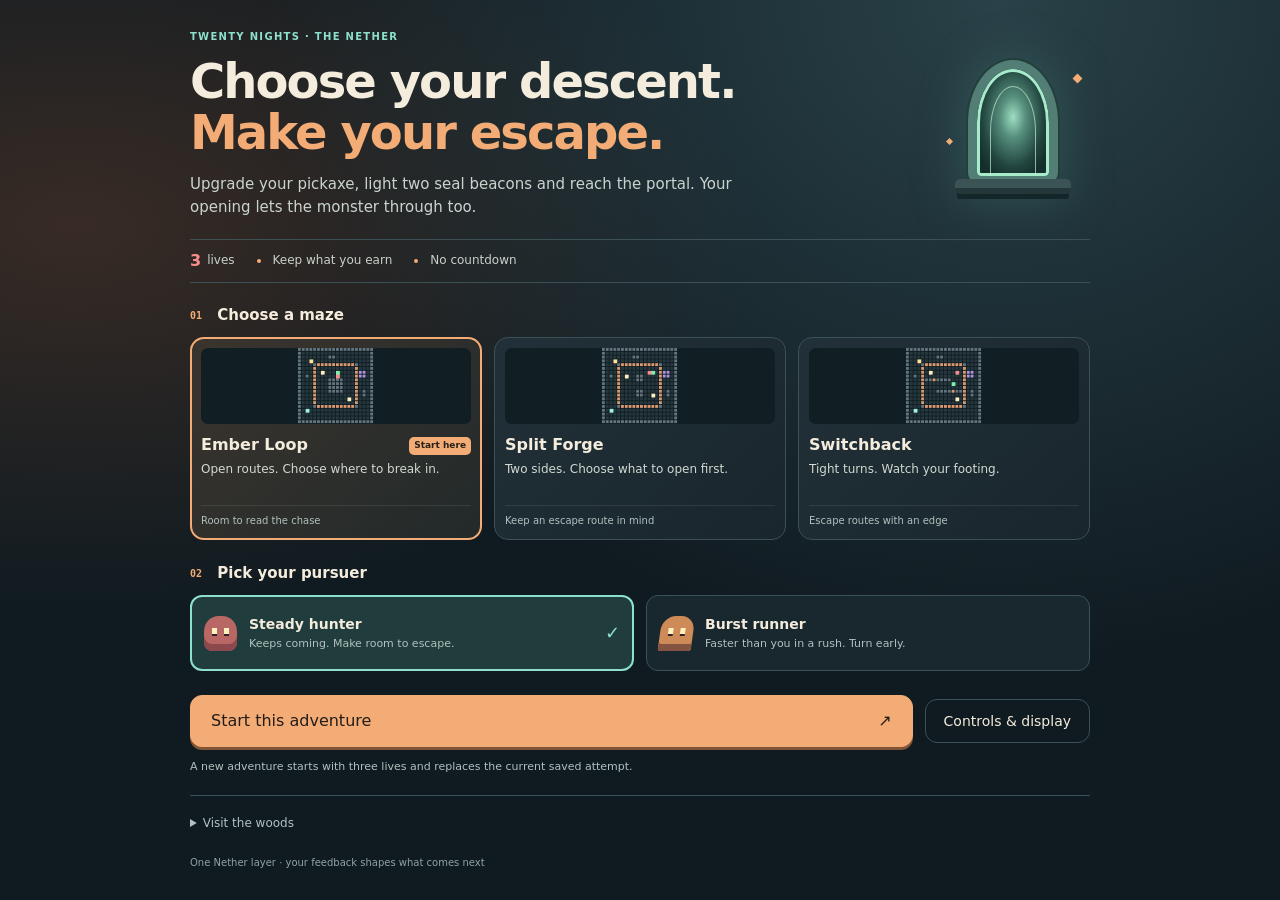
<file: baseline/index.html>
<!doctype html>
<html lang="en">
<head>
<meta charset="utf-8">
<meta name="viewport" content="width=device-width,initial-scale=1,maximum-scale=1,user-scalable=no">
<title>Twenty Nights</title>
<!-- A PNG, deliberately: an inline <svg> in a data: URI is an injection vector,
     and a public-share scan refuses the whole page over it. Raster can't carry script. -->
<link rel="icon" type="image/png" href="[data-uri]">
<!-- Add to Home Screen: a real icon, drawn by tools/makeicon.js from the game's own palette.
     Run `node tools/makeicon.js 512 assets/twenty-nights-icon.png` to regenerate. -->
<link rel="apple-touch-icon" href="[data-uri]">
<meta name="apple-mobile-web-app-capable" content="yes">
<meta name="mobile-web-app-capable" content="yes">
<meta name="apple-mobile-web-app-status-bar-style" content="black-translucent">
<meta name="apple-mobile-web-app-title" content="Twenty Nights">
<meta name="application-name" content="Twenty Nights">
<meta name="theme-color" content="#12160d">
<!-- Link previews. og:image needs an absolute http(s) URL, so it only lights up
     once this is hosted somewhere — point it at twenty-nights-icon.png then. -->
<meta property="og:title" content="Twenty Nights">
<meta property="og:description" content="Build by day. Hold the night. Survive twenty nights in the woods.">
<meta property="og:type" content="website">
<meta name="twitter:card" content="summary_large_image">
<!--
  ═══════════════════════════════════════════════════════════════
  TWENTY NIGHTS — Phase 2 prototype
  Build by day · Hold the night · for ig-b-dynamix & Dad

  One file, no libraries. Save it, refresh the browser, see it.

  PHASE 2 — "live off the land", and three answers to turtling:
   · DIGGERS chew through walls (stone resists better than planks)
   · FLYERS sail straight over the maze — go meet them!
   · HUNGER: a lazy Steve gets weak. Eat berries, and hunt
     pigs NEAR your campfire — meat beside it cooks itself.

  Handy while testing:  open as  index.html#test
  → short days/nights + a TN object in the console for poking.
  ═══════════════════════════════════════════════════════════════
-->
<style>
  :root{
    --ink:#e9ebdc; --ink-soft:#9aa488;
    --panel:#1b1e13; --panel-2:#22261a; --line:rgba(233,235,220,.14);
    --gold:#e0a94e; --heart:#ff5a68; --accent:#c77be8; --grass:#6fa05c;
    --font:ui-rounded,"SF Pro Rounded","Nunito",system-ui,-apple-system,"Segoe UI",sans-serif;
    --mono:ui-monospace,"SF Mono",Menlo,monospace;
  }
  *{box-sizing:border-box;-webkit-tap-highlight-color:transparent}
  html,body{margin:0;height:100%;overflow:hidden}
  body{
    background:radial-gradient(120% 100% at 50% 0%, #1d2114, #12140c 70%);
    color:var(--ink);font-family:var(--font);
    display:flex;flex-direction:column;align-items:center;
    user-select:none;-webkit-user-select:none;
    touch-action:manipulation;                /* no double-tap zoom on tablets */
  }

  /* ── top bar ── */
  #top{width:100%;max-width:760px;display:flex;align-items:center;gap:10px;
    padding:8px 12px 4px;justify-content:space-between}
  #logo{font-weight:800;font-size:.85rem;letter-spacing:.06em;color:var(--gold);white-space:nowrap}
  #pips{display:flex;gap:3px;flex-wrap:nowrap}
  .pip{width:10px;height:10px;border-radius:3px;background:rgba(233,235,220,.14)}
  .pip.gold{background:var(--gold)}
  .pip.crack{background:#7a4040;position:relative}
  .pip.silver{background:#9aa3b2}
  .pip.bronze{background:#b3763f}
  .pip.today{outline:2px solid var(--gold);outline-offset:1px}
  #dayLabel{font-family:var(--mono);font-size:.72rem;color:var(--ink-soft);white-space:nowrap}

  /* ── canvas ── */
  #stage{position:relative;flex:1;display:flex;align-items:center;justify-content:center;width:100%;min-height:0;padding:4px}
  canvas{display:block;border-radius:14px;touch-action:none;cursor:pointer;
    max-width:min(96vw, 74vh);max-height:min(96vw, 74vh);width:auto;height:auto;
    box-shadow:0 24px 60px -30px rgba(0,0,0,.8)}

  /* ── bark (voice line) ── */
  #bark{position:absolute;top:10px;left:50%;transform:translateX(-50%) scale(.9);
    background:var(--panel);border:1px solid var(--line);color:var(--ink);
    font-weight:800;font-size:clamp(.85rem,2.5vw,1.05rem);padding:.5em 1em;border-radius:999px;
    opacity:0;transition:opacity .18s,transform .18s;pointer-events:none;white-space:nowrap;
    box-shadow:0 10px 30px -12px rgba(0,0,0,.7)}
  #bark.show{opacity:1;transform:translateX(-50%) scale(1)}

  /* ── floating action row (craft card / build palette) ── */
  #actionRow{position:absolute;bottom:6px;left:50%;transform:translateX(-50%);
    display:flex;gap:6px;z-index:3;flex-wrap:wrap;justify-content:center;max-width:96vw;
    padding:10px}                                      /* padding catches near-miss taps before the canvas */
  #actionRow .chip{box-shadow:0 8px 24px -10px rgba(0,0,0,.7)}
  #actionRow .mat{font-size:.95rem;padding:.5em .6em}  /* child-sized touch targets */

  /* ── the build sheet ──────────────────────────────────────────────
     On a phone seven material chips wrap into a tower that covers the
     board AND swallows the taps meant for it. Below the breakpoint they
     move into a sheet that closes the instant you choose one.          */
  #matSheet{position:absolute;inset:0;z-index:6;display:none}
  #matSheet.open{display:block}
  #matBack{position:absolute;inset:0;background:rgba(8,10,5,.5)}
  #matPanel{position:absolute;left:0;right:0;bottom:0;background:var(--panel-2);
    border-top:1px solid var(--line);border-radius:18px 18px 0 0;padding:10px 10px 12px;
    display:flex;flex-direction:column;gap:8px;box-shadow:0 -20px 44px -22px rgba(0,0,0,.95);
    animation:matUp .16s ease-out}
  @keyframes matUp{from{transform:translateY(14px);opacity:.4}}
  @media (prefers-reduced-motion:reduce){#matPanel{animation:none}}
  #matHead{display:flex;align-items:center;gap:8px}
  #matHead h3{margin:0;flex:1;text-align:center;font-size:.7rem;letter-spacing:.1em;
    text-transform:uppercase;color:var(--ink-soft);font-weight:800;padding-left:34px}
  #matClose{font-size:1rem;min-width:34px;justify-content:center;padding:.35em .5em}
  #matGrid{display:grid;grid-template-columns:repeat(2,1fr);gap:8px}
  #matGrid .chip{justify-content:flex-start;font-size:1rem;padding:.62em .7em}
  #matPanel{max-height:100%;overflow-y:auto}          /* can never outgrow the board */
  @media (max-height:560px){                          /* phone on its side */
    #matGrid{grid-template-columns:repeat(3,1fr);gap:6px}
    #matGrid .chip{font-size:.9rem;padding:.5em .55em}
    #matPanel{padding:8px 8px 10px;gap:6px}
  }
  .mat.sel{border-color:var(--gold);color:var(--gold);background:#3a2f14}

  /* ── bottom bar ── */
  #bottom{width:100%;max-width:760px;display:flex;align-items:center;gap:8px;flex-wrap:wrap;
    padding:6px 12px calc(10px + env(safe-area-inset-bottom));justify-content:space-between}
  .chip{display:flex;align-items:center;gap:6px;background:var(--panel);border:1px solid var(--line);
    border-radius:12px;padding:.45em .7em;font-weight:800;font-size:.95rem;touch-action:manipulation}
  button.chip{cursor:pointer;color:var(--ink);font-family:var(--font)}
  button.chip:active{transform:scale(.96)}
  #modeBtn{min-width:178px;justify-content:center;font-size:1rem;padding:.45em .5em;gap:4px}
  #modeBtn .seg{opacity:.4;padding:.12em .45em;border-radius:8px}
  #modeBtn .seg.on{opacity:1;background:rgba(255,255,255,.08)}
  #modeBtn.build{background:#3a2f14;border-color:var(--gold)}
  #modeBtn.build #segBuild{color:var(--gold)}
  #woodChip{color:var(--gold)}
  #stoneChip{color:#b8bcc4}
  #foodChip{font-size:.8rem;letter-spacing:1px}
  #foodChip .off{opacity:.22;filter:grayscale(1)}
  #heartsChip{letter-spacing:1px;color:var(--heart);font-size:1.05rem}
  #heartsChip .off{color:rgba(233,235,220,.18)}
  #muteBtn{font-size:1rem;min-width:44px;justify-content:center}
  .testbadge{font-family:var(--mono);font-size:.6rem;color:var(--accent);border:1px solid var(--accent);
    border-radius:5px;padding:.1em .4em;margin-left:6px}

  /* ── overlays ── */
  .overlay{position:fixed;inset:0;display:flex;flex-direction:column;align-items:center;justify-content:center;
    gap:14px;background:rgba(10,12,6,.86);backdrop-filter:blur(6px);z-index:10;text-align:center;padding:20px}
  .overlay h1{font-size:clamp(2.2rem,9vw,4rem);margin:0;letter-spacing:-.02em;line-height:1}
  .overlay h1 .n{color:var(--gold)}
  .overlay .sub{color:var(--ink-soft);font-weight:700;margin:0;font-size:clamp(.95rem,3vw,1.15rem)}
  .overlay .how{color:var(--ink-soft);font-size:.85rem;max-width:36ch;margin:0}
  .bigbtn{font-family:var(--font);font-weight:800;font-size:1.15rem;color:#12140c;background:var(--gold);
    border:0;border-radius:14px;padding:.75em 1.6em;cursor:pointer;touch-action:manipulation}
  .bigbtn:active{transform:scale(.97)}
  .ghostbtn{font-family:var(--font);font-weight:700;font-size:.9rem;color:var(--ink-soft);background:none;
    border:1px solid var(--line);border-radius:12px;padding:.6em 1.2em;cursor:pointer;touch-action:manipulation}
  #winPips{display:flex;gap:4px;flex-wrap:wrap;justify-content:center;max-width:200px}
  #winPips .pip{width:16px;height:16px;border-radius:4px}

  /* ── the finish line: celebrate first, then ask ── */
  #win,#fb{justify-content:flex-start;overflow-y:auto;padding:24px 16px 36px;gap:0;
    -webkit-overflow-scrolling:touch}
  .scroller{display:flex;flex-direction:column;align-items:center;gap:14px;
    width:min(460px,100%);margin:auto;position:relative;z-index:1}
  #confetti{position:fixed;inset:0;overflow:hidden;pointer-events:none;z-index:0}
  #confetti i{position:absolute;top:-16vh;width:9px;height:15px;border-radius:2px;
    animation:tnfall linear forwards}
  @keyframes tnfall{to{transform:translateY(132vh) rotate(780deg)}}
  @media (prefers-reduced-motion:reduce){#confetti{display:none}}
  #winRank{font-size:3rem;line-height:1;margin:0}
  #winThanks{max-width:46ch}
  #winStats{display:grid;grid-template-columns:repeat(2,1fr);gap:8px;width:100%}
  .stat{background:var(--panel);border:1px solid var(--line);border-radius:12px;
    padding:8px 6px;display:flex;flex-direction:column;align-items:center;gap:1px}
  .stat b{font-size:1.35rem;color:var(--gold);font-weight:800;line-height:1.15}
  .stat i{font-style:normal;font-size:.58rem;letter-spacing:.08em;text-transform:uppercase;
    color:var(--ink-soft);font-weight:800;text-align:center}
  .fbcard{background:var(--panel);border:1px solid var(--line);border-radius:16px;
    padding:14px 12px;width:100%;display:flex;flex-direction:column;gap:11px;text-align:left}
  .fbq{font-size:.68rem;letter-spacing:.1em;text-transform:uppercase;color:var(--ink-soft);
    font-weight:800;margin:0}
  .fbrow{display:flex;flex-wrap:wrap;gap:6px}
  .fbchip{font-family:var(--font);font-weight:700;font-size:.82rem;color:var(--ink);
    background:rgba(233,235,220,.05);border:1px solid var(--line);border-radius:11px;
    padding:.45em .7em;cursor:pointer;touch-action:manipulation;line-height:1.2}
  .fbchip:active{transform:scale(.96)}
  .fbchip.on{background:var(--gold);border-color:var(--gold);color:#12140c}
  .fbcard textarea{font-family:var(--font);font-size:.9rem;color:var(--ink);width:100%;
    background:rgba(0,0,0,.28);border:1px solid var(--line);border-radius:10px;
    padding:.5em .6em;resize:vertical;min-height:2.6em}
  #fbOut{width:100%;font-family:var(--mono);font-size:.72rem;min-height:9em}
  .outbox{white-space:pre-wrap;word-break:break-word;user-select:text;-webkit-user-select:text;
    background:rgba(0,0,0,.28);border:1px solid var(--line);border-radius:10px;padding:.6em}
  .bragcard{background:linear-gradient(160deg,#2e2714,#1b1e13);border:1px solid var(--gold);
    border-radius:16px;padding:14px 12px;width:100%;display:flex;flex-direction:column;gap:10px;
    text-align:left}
  .bragprev{background:rgba(0,0,0,.32);border-radius:11px;padding:12px 10px;
    display:flex;flex-direction:column;align-items:center;gap:7px;text-align:center}
  .bragtitle{font-weight:800;font-size:.95rem;color:var(--gold)}
  .bragpips{font-size:clamp(1.1rem,5vw,1.5rem);line-height:1.3;letter-spacing:.04em;
    white-space:pre;max-width:100%;overflow-x:auto}
  .bragmeta{font-family:var(--mono);font-size:.72rem;line-height:1.6;color:var(--ink-soft);
    white-space:pre-wrap}
  #bragName{font-family:var(--font);font-weight:700;font-size:1rem;color:var(--ink);
    background:rgba(0,0,0,.28);border:1px solid var(--line);border-radius:10px;
    padding:.5em .6em;width:100%}
  #bragOut{width:100%;font-family:var(--mono);font-size:.72rem;min-height:7em}
  #secret{background:linear-gradient(160deg,#2c1d40,#171125);border:1px solid #5c40898c;
    border-radius:16px;padding:14px;width:100%;text-align:left}
  #secret h3{margin:0 0 5px;font-size:.95rem;color:#c9a6ff}
  #secret p{margin:0;font-size:.83rem;line-height:1.5;color:var(--ink-soft)}
  #secret em{color:#c9a6ff;font-style:normal;font-weight:800}
  .hidden{display:none !important}

  /* ── first run: six living pictures, six words each ──────────────
     Drawn with the GAME'S renderer, not mock-ups, so it can never drift
     out of date. Words are the caption, never the lesson — some of these
     children can't read yet.                                            */
  #intro{justify-content:center;gap:0;padding:16px}
  #introBox{display:flex;flex-direction:column;align-items:center;gap:12px;
    width:min(460px,94vw)}
  #icv{width:100%;height:auto;aspect-ratio:8/5;border-radius:14px;display:block;
    background:#0d1108;box-shadow:0 18px 44px -24px rgba(0,0,0,.9);
    touch-action:none;cursor:pointer}                  /* it's tappable, so don't scroll the page */
  #introTitle{font-size:clamp(1.4rem,6vw,1.9rem);margin:0;line-height:1.1;color:var(--gold)}
  #introLine{margin:0;font-size:clamp(.95rem,3.6vw,1.1rem);color:var(--ink);
    max-width:28ch;line-height:1.4;min-height:2.8em}
  #introDots{display:flex;gap:7px}
  #introDots i{width:8px;height:8px;border-radius:50%;background:rgba(233,235,220,.22)}
  #introDots i.on{background:var(--gold)}
  #introNav{display:flex;gap:10px;align-items:center;width:100%;justify-content:center}
  #introBack{min-width:88px}
  #introNext{min-width:150px}
  #introSkip{position:absolute;top:14px;right:16px}

  /* ── the picture key: enough to start, not enough to spoil ── */
  #key{display:grid;grid-template-columns:repeat(3,1fr);gap:8px;max-width:340px;margin:4px auto 2px}
  .kc{display:flex;flex-direction:column;align-items:center;gap:1px;background:var(--panel);
    border:1px solid var(--line);border-radius:10px;padding:8px 4px}
  .kc span{font-size:1.25rem;line-height:1.1}
  .kc b{font-size:.6rem;letter-spacing:.08em;text-transform:uppercase;color:var(--ink-soft);font-weight:800}
  .kc span:last-child{font-size:1.05rem}

  /* ── settings screen ── */
  #opts{gap:10px;justify-content:flex-start;padding-top:18px;overflow-y:auto}
  #preview{display:flex;width:min(420px,88vw);height:16px;border-radius:8px;overflow:hidden;
    border:1px solid var(--line)}
  #preview i{display:block;height:100%}
  #optRows{display:flex;flex-direction:column;gap:8px;width:min(420px,88vw)}
  .orow{display:grid;grid-template-columns:56px 1fr 56px;align-items:center;gap:8px;
    background:var(--panel);border:1px solid var(--line);border-radius:14px;padding:8px 10px}
  .orow .mid{text-align:center;line-height:1.15}
  .orow .lbl{font-size:.72rem;color:var(--ink-soft);letter-spacing:.04em}
  .orow .val{font-family:var(--font);font-weight:800;font-size:1.05rem}
  .orow .val small{font-weight:600;font-size:.72rem;color:var(--ink-soft);display:block}
  .obtn{font-family:var(--font);font-weight:800;font-size:1.4rem;line-height:1;color:var(--ink);
    background:var(--panel-2);border:1px solid var(--line-strong);border-radius:12px;
    min-height:52px;cursor:pointer;touch-action:manipulation}
  .obtn:active{transform:scale(.94)}
  .obtn[disabled]{opacity:.25}
  .otog{display:flex;align-items:center;justify-content:space-between;gap:10px;
    background:var(--panel);border:1px solid var(--line);border-radius:14px;padding:10px 12px;
    cursor:pointer;text-align:left;font-family:var(--font);color:var(--ink);width:100%}
  .otog b{font-size:.95rem;display:block}
  .otog small{color:var(--ink-soft);font-size:.72rem}
  .otog .sw{flex:0 0 auto;width:46px;height:26px;border-radius:999px;background:var(--line-strong);
    position:relative;transition:background .15s}
  .otog .sw::after{content:"";position:absolute;top:3px;left:3px;width:20px;height:20px;border-radius:50%;
    background:var(--ink);transition:transform .15s}
  .otog.on .sw{background:var(--grass)}
  .otog.on .sw::after{transform:translateX(20px)}
  #presetRow{display:flex;gap:8px;flex-wrap:wrap;justify-content:center}
  .pbtn{font-family:var(--font);font-weight:800;font-size:.9rem;color:var(--ink);background:var(--panel);
    border:1px solid var(--line-strong);border-radius:12px;padding:.55em 1em;cursor:pointer;
    touch-action:manipulation}
  .pbtn.on{border-color:var(--gold);color:var(--gold);background:#3a2f14}
  #badge{font-size:.72rem}
/* TN-D2 local playtest UI. Append after existing game styles; remove the old
   "Local Nether trial UI" rules to avoid competing layout definitions. */
:root {
  --n-bg:#101b21;--n-panel:#18262d;--n-panel-raised:#21333a;--n-ink:#f4ecdc;
  --n-muted:#b1c1bf;--n-line:#3b5155;--n-ember:#f3ac75;--n-ember-dark:#6c422f;
  --n-teal:#8de0ce;--n-teal-dark:#193d3d;--n-red:#fa8e8b;--n-focus:#ffe5a1;
}
.nUi{font-family:var(--font);color:var(--n-ink);font-size:14px;line-height:1.45}
.nUi *{box-sizing:border-box}
.nUi .hidden,.nModal.hidden{display:none!important}
.nUi h1,.nUi h2,.nUi h3,.nUi p{margin:0}
.nUi button,.nUi input,.nUi textarea{font:inherit}
.nUi button,.nUi label,.nUi summary{-webkit-tap-highlight-color:transparent}
.nUi button{cursor:pointer}
.nUi button:disabled{cursor:default;opacity:.55}
.nUi button:focus-visible,.nUi summary:focus-visible,.nUi textarea:focus-visible,.nUi input:focus-visible{outline:3px solid var(--n-focus);outline-offset:4px}
.nUi .nEyebrow{font-size:10px;font-weight:850;letter-spacing:.13em;line-height:1.4;color:var(--n-teal)}
.nUi .nHint{font-size:12px;color:var(--n-muted);line-height:1.45}
.nSrOnly{position:absolute!important;width:1px;height:1px;padding:0;margin:-1px;overflow:hidden;clip:rect(0,0,0,0);white-space:nowrap;border:0}
.nButton{min-height:44px;display:inline-flex;align-items:center;justify-content:center;gap:12px;padding:11px 18px;border:1px solid var(--n-line);border-radius:12px;background:var(--n-panel-raised);color:var(--n-ink);font-weight:800;text-align:center;line-height:1.2;text-decoration:none;box-shadow:0 2px 0 rgba(0,0,0,.13);transition:background .12s,border-color .12s,transform .12s;touch-action:manipulation}
.nButton:hover{background:#2b4147;border-color:#718d8e}
.nButton:active{transform:translateY(1px)}
.nButtonPrimary{color:#231c19;background:var(--n-ember);border-color:var(--n-ember);box-shadow:0 3px 0 #815438}
.nButtonPrimary:hover{background:#ffc495;border-color:#ffc495}
.nButtonTeal{color:#102a29;background:var(--n-teal);border-color:var(--n-teal);box-shadow:0 3px 0 #39786c}
.nButtonTeal:hover{background:#b1f5e5;border-color:#b1f5e5}
.nButtonQuiet{background:transparent;box-shadow:none}
.nButtonSmall{padding:10px 13px;font-size:12px}
.nButtonIcon{width:44px;padding:0;flex:none;background:transparent;box-shadow:none;font-size:18px}
/* Setup has its own scroll surface, including short landscape screens. */
#title.nTitle{display:block;overflow:auto;padding:30px 20px 22px;background:radial-gradient(ellipse at 78% 0%,#294148 0,transparent 52%),radial-gradient(ellipse at 6% 25%,#382b25 0,transparent 40%),var(--n-bg);text-align:left}
.nSetupShell{width:min(900px,100%);margin:0 auto}
.nSetupHeader{display:grid;grid-template-columns:1fr 155px;gap:26px;align-items:center}
#title.nTitle h1{font-size:clamp(30px,4.5vw,48px);line-height:1.06;letter-spacing:-.04em;margin:12px 0 15px;font-weight:900;color:var(--n-ink)}
#title.nTitle h1 em{font-style:normal;color:var(--n-ember)}
.nLead{max-width:560px;font-size:15px;color:#cad4cf;line-height:1.55}
.nPortalMark{position:relative;height:158px;width:144px;justify-self:center;filter:drop-shadow(0 0 24px #58ad9940)}
.nPortalCore{position:absolute;inset:14px 27px 19px;border:9px solid #527e76;border-radius:50% 50% 13px 13px;background:radial-gradient(ellipse at 50% 45%,#9edfc3 0,#568e7d 25%,#21443e 60%,#142e2b 80%);box-shadow:inset 0 0 0 3px #a7ebcb,0 0 0 2px #223f3a}
.nPortalCore:after{content:"";position:absolute;inset:17px 13px 0;border:1px solid #cef8da;border-bottom:0;border-radius:50% 50% 0 0;opacity:.65}
.nPortalStep{position:absolute;width:116px;height:15px;bottom:10px;left:14px;border-radius:5px;background:#3b5354;border-bottom:6px solid #24383a;box-shadow:0 7px 0 -2px #13262a}
.nPortalSpark{position:absolute;width:7px;height:7px;background:var(--n-ember);transform:rotate(45deg)}
.nSparkOne{top:29px;right:4px}.nSparkTwo{top:93px;left:6px;width:5px;height:5px}
.nRules{display:flex;flex-wrap:wrap;gap:8px 22px;margin:20px 0 22px;padding:12px 0;border-top:1px solid var(--n-line);border-bottom:1px solid var(--n-line);color:#c8d1ca;font-size:12px}
.nRules span{display:inline-flex;align-items:center;gap:6px}
.nRules span+span:before{content:"";width:4px;height:4px;border-radius:50%;background:var(--n-ember);margin-right:6px}
.nRules b{color:var(--n-red);font-size:16px;line-height:1}
.nContinuePanel{display:flex;justify-content:space-between;align-items:center;gap:16px;padding:14px 16px;margin:0 0 22px;background:#1d3738;border:1px solid #4d7b72;border-radius:14px}
.nContinuePanel b{color:var(--n-teal);font-size:14px}
.nContinuePanel p{font-size:12px;color:var(--n-muted);margin-top:3px}
.nContinuePanel button{flex-shrink:0}
.nFieldset{min-width:0;margin:0;padding:0;border:0}
.nFieldset legend{padding:0;font-size:15px;font-weight:850;margin-bottom:11px}
.nStepTag{display:inline-block;color:var(--n-ember);font:700 10px var(--mono);margin-right:10px;vertical-align:1px}
.nMapFieldset{margin-bottom:23px}
.nMapChoices{display:grid;grid-template-columns:repeat(3,minmax(0,1fr));gap:12px}
.nMapCard,.nPursuerCard{position:relative;display:block;cursor:pointer}
.nMapCard input,.nPursuerCard input,.nSegmented input,.nFeelings input{position:absolute;opacity:0;width:1px;height:1px}
.nMapCardBody{display:flex;flex-direction:column;height:100%;border:1px solid var(--n-line);border-radius:14px;padding:10px;background:linear-gradient(140deg,#223039,#19262c);transition:border-color .12s,background .12s}
.nMapCard:hover .nMapCardBody{border-color:#8a998f}
.nMapCard input:checked+.nMapCardBody{border:2px solid var(--n-ember);padding:9px;background:linear-gradient(140deg,#3b342e,#222a2a)}
.nMapCard input:focus-visible+.nMapCardBody,.nPursuerCard input:focus-visible+.nPursuerCardBody,.nSegmented input:focus-visible+span,.nFeelings input:focus-visible+span{outline:3px solid var(--n-focus);outline-offset:4px}
.nMapPreview{height:76px;display:flex;align-items:center;justify-content:center;background:#111f25;border-radius:7px;margin-bottom:11px;overflow:hidden}
.nMapPreview svg{width:100%;height:100%;max-width:190px;stroke-linecap:square;stroke-linejoin:round}
.nMapFixed{fill:none;stroke:#4b646a;stroke-width:6}
.nMapBrick{fill:none;stroke:#d18a68;stroke-width:6;stroke-dasharray:7 3}
.nMapPath{fill:none;stroke:#8de0ce;stroke-width:1.4;stroke-dasharray:3 4;opacity:.8}
.nMapDot{fill:#e6d88f;stroke:#152b2c;stroke-width:1.5}
.nMapVoid{fill:#4e3f69;stroke:#aa8dca;stroke-width:1.5}
.nMapCardHeading{display:flex;align-items:center;justify-content:space-between;gap:5px;font-size:16px;font-weight:850;line-height:1.3;margin-bottom:5px}
.nRecommended{color:#29201b;background:var(--n-ember);border-radius:5px;font-size:9px;font-weight:850;padding:3px 5px;white-space:nowrap}
.nMapDescription{font-size:12px;color:#d2d9d1;line-height:1.4;min-height:34px}
.nMapTrait{font-size:10px;color:var(--n-muted);border-top:1px solid #ffffff16;margin-top:10px;padding-top:8px}
.nPursuerChoices{display:grid;grid-template-columns:1fr 1fr;gap:12px}
.nPursuerCardBody{display:flex;align-items:center;gap:12px;min-height:76px;padding:13px;border:1px solid var(--n-line);border-radius:12px;background:#19282e}
.nPursuerCard input:checked+.nPursuerCardBody{padding:12px;border:2px solid var(--n-teal);background:#213c3d}
.nPursuerCardBody b{display:block;font-size:14px;line-height:1.3}
.nPursuerCardBody small{display:block;color:var(--n-muted);font-size:11px;line-height:1.35;margin-top:3px}
.nChoiceTick{margin-left:auto;color:var(--n-teal);opacity:0;font-size:18px}
.nPursuerCard input:checked+.nPursuerCardBody .nChoiceTick{opacity:1}
.nEnemyIcon{position:relative;display:inline-block;flex:none;width:33px;height:35px;border-radius:44% 44% 25% 25%;background:#b86764;box-shadow:inset 0 -7px 0 #8b494d}
.nEnemyIcon:before,.nEnemyIcon:after{content:"";position:absolute;top:12px;width:5px;height:6px;background:#fff0bb;border-bottom:2px solid #351d29}
.nEnemyIcon:before{left:8px}.nEnemyIcon:after{right:8px}
.nRunnerIcon{background:#ce8b57;box-shadow:inset 0 -7px 0 #855341;border-radius:42% 42% 8% 8%;transform:skew(-8deg)}
.nLaunchRow{display:flex;align-items:center;gap:12px;margin-top:24px}
.nLaunchRow .nButtonPrimary{flex:1;min-height:50px;justify-content:space-between;font-size:16px;padding:13px 20px}
.nFinePrint{margin-top:12px!important;font-size:11px;color:var(--n-muted)}
.nWoodsDetails{margin-top:20px;border-top:1px solid var(--n-line);padding-top:6px}
.nWoodsDetails summary{min-height:44px;display:list-item;padding:13px 0;cursor:pointer;font-size:12px;color:var(--n-muted)}
.nWoodsDetails>div{display:flex;flex-wrap:wrap;gap:8px;padding-bottom:10px}
.nWoodsDetails .nButton{font-size:12px}
.nLocalNote{font-size:10px;color:#8fa3a4;margin-top:10px!important}
/* In-game layout: no flex-grown empty stage gaps on a phone. */
body.nether-active{background:radial-gradient(ellipse at 50% 0,#283b40,transparent 64%),var(--n-bg);overflow-y:auto;justify-content:flex-start}
.nether-active #top,.nether-active #bottom,.nether-active #actionRow,.nether-active #bark{display:none}
#nHud{width:min(760px,100%);padding:12px 12px 0;flex:none}
.nHudTop{display:flex;align-items:center;justify-content:space-between;gap:12px}
.nHudIdentity{min-width:0}
#nHeading{font-size:20px;line-height:1.2;font-weight:900;letter-spacing:-.025em}
#nMode{color:var(--n-muted);font-size:11px;margin-top:2px}
.nHudButtons{display:flex;gap:6px}
.nStatusRow{display:flex;align-items:center;flex-wrap:wrap;gap:6px;margin-top:10px}
.nLifeBadge{color:var(--n-red);font-size:17px;font-weight:850;letter-spacing:2px;line-height:1.2;margin-right:3px}
.nStatusBadge{display:inline-flex;align-items:center;min-height:26px;gap:5px;padding:4px 7px;border:1px solid #465c5f;border-radius:6px;color:#d5e0d7;font-size:10px;font-weight:700;line-height:1.2}
.nThreatBadge:before{content:"";display:inline-block;height:5px;width:5px;border-radius:50%;background:#809795}
.nThreatBadge[data-state="hunting"]{color:#ffc4a7;border-color:#8a5e49;background:#49352b}
.nThreatBadge[data-state="hunting"]:before{background:#ffab7c}
.nThreatBadge[data-state="warning"]{color:#ffe49e;border-color:#ccb56c;background:#493f25}
.nThreatBadge[data-state="warning"]:before{background:#ffe49e}
.nObjectives{display:flex;align-items:center;justify-content:space-between;gap:6px;padding:10px 0 9px;margin:0;list-style:none;border-bottom:1px solid #3a5155;color:#8fa8a8}
.nObjectives li{display:flex;align-items:center;gap:5px;font-size:10px;font-weight:700;line-height:1.2}
.nObjectives li>span{display:inline-grid;place-items:center;width:17px;height:17px;border:1px solid #547171;border-radius:50%;font-size:9px;flex:none}
.nObjectives li[data-state="current"]{color:#ffe4bd}
.nObjectives li[data-state="current"]>span{background:var(--n-ember);border-color:var(--n-ember);color:#392719}
.nObjectives li[data-state="done"]{color:var(--n-teal)}
.nObjectives li[data-state="done"]>span{background:#214c43;border-color:#548c7e}
.nether-active #stage{flex:0 0 auto;align-items:flex-start;min-height:0;padding:8px 6px 0}
.nether-active #cv{width:min(calc(100vw - 20px),calc(100dvh - 260px),640px);height:min(calc(100vw - 20px),calc(100dvh - 260px),640px);max-height:none;max-width:none;border:1px solid #577572;border-radius:13px;box-shadow:0 16px 30px #07111355;background:#142027}
#nHelp{width:min(760px,100%);text-align:center;padding:9px 12px 12px;flex:none}
#nMessage{color:#ffe0b8;font-size:13px;font-weight:800;min-height:2.8em;line-height:1.35}
.nBoardLegend{display:flex;justify-content:center;flex-wrap:wrap;gap:5px 13px;font-size:10px;color:#bfd1cc;margin:5px 0 7px}
.nBoardLegend span{display:inline-flex;align-items:center;gap:5px}
.nBoardLegend i{display:inline-block;width:9px;height:9px;border-radius:2px}
.nLegendRefuge{background:#6fc9ce;border:1px solid #b0f2ea}
.nLegendBrick{background:#cc8b6d;border:1px solid #ffd3ac}
.nLegendVoid{background:repeating-linear-gradient(45deg,#b99acb 0 1px,#372545 1px 4px);border:1px solid #b99acb}
.nStorage{font-size:9px;color:#93aaa7;min-height:1.4em;margin-top:5px!important}
.nStorage[data-state="error"]{color:#ffba9d}
/* Paused, keyboard-operable dialogs. Root owns focus trap/restore and state. */
.nModal{position:fixed;inset:0;z-index:80;display:flex;align-items:center;justify-content:center;padding:18px;background:#08151be8;overflow:auto;backdrop-filter:blur(5px)}
.nDialogCard{width:min(500px,100%);max-height:calc(100dvh - 36px);overflow-y:auto;padding:24px;border-radius:21px;background:linear-gradient(145deg,#24383f,#15262d);border:1px solid #536b6a;box-shadow:0 24px 90px #0007}
.nDialogHeader{display:flex;align-items:center;justify-content:space-between;gap:16px;margin-bottom:7px}
.nDialogHeader h2{font-size:25px;line-height:1.12;letter-spacing:-.03em;margin-top:5px}
.nSettingsCard>.nHint{margin-bottom:13px}
.nSettingRow{display:flex;justify-content:space-between;align-items:center;gap:18px;min-height:65px;padding:11px 0;border-bottom:1px solid #ffffff15;cursor:pointer}
.nSettingRow>span{min-width:0}
.nSettingRow b{display:block;font-size:14px}
.nSettingRow small{display:block;font-size:11px;color:var(--n-muted);margin-top:2px;line-height:1.35}
.nSettingRow input[type="checkbox"]{appearance:none;-webkit-appearance:none;position:relative;flex:none;width:48px;height:29px;min-height:29px;border:1px solid #7c9695;border-radius:20px;background:#33484c;margin:0;cursor:pointer}
.nSettingRow input[type="checkbox"]:after{content:"";position:absolute;left:4px;top:4px;width:19px;height:19px;border-radius:50%;background:#d4e0d5;box-shadow:0 1px 4px #0005;transition:transform .12s}
.nSettingRow input[type="checkbox"]:checked{background:#74c5ae;border-color:#a3e3ca}
.nSettingRow input[type="checkbox"]:checked:after{transform:translateX(19px);background:#123f36}
.nCameraFieldset{padding:14px 0;border-bottom:1px solid #ffffff15}
.nCameraFieldset legend{float:left;width:100%;font-size:14px;margin-bottom:9px}
.nCameraFieldset:after{content:"";display:table;clear:both}
.nSegmented{display:grid;grid-template-columns:1fr 1fr;gap:5px;background:#11252b;padding:5px;border:1px solid #3b555a;border-radius:12px;clear:both}
.nSegmented label,.nFeelings label{position:relative;cursor:pointer}
.nSegmented span{display:flex;align-items:center;justify-content:center;min-height:44px;border:1px solid transparent;border-radius:7px;font-size:12px;font-weight:750;color:var(--n-muted)}
.nSegmented input:checked+span{background:#31524f;color:#d7ffea;border-color:#83bfa9}
.nCameraFieldset .nHint{margin-top:8px}
.nDialogActions{display:flex;gap:9px;margin-top:20px}
.nDialogActions .nButtonPrimary{flex:1}
.nReturnCard{text-align:center;max-width:420px;padding:26px}
.nRefugeSymbol{display:inline-grid;place-items:center;width:70px;height:70px;background:#244e52;border:1px solid #6ca7a7;border-radius:23px;font-size:41px;line-height:1;color:var(--n-teal);margin:18px 0 16px}
.nReturnCard h2,.nEndCard h2{font-size:30px;letter-spacing:-.035em;line-height:1.12;margin-bottom:11px}
#nReturnLine,#nEndLine{font-size:14px;color:#ced8d1;line-height:1.5}
.nReturnLives{font-size:28px;color:var(--n-red);margin:18px 0;letter-spacing:4px}
.nReturnLives>span{color:#768e91}
.nReturnLives small{display:block;font-size:12px;font-weight:750;letter-spacing:0;color:#d8e6d8}
.nKeptBox{background:#183a38;border:1px solid #476f62;border-radius:12px;padding:12px;margin:13px 0}
.nKeptBox b{font-size:12px;color:var(--n-teal)}
.nKeptBox p{font-size:12px;margin-top:4px}
.nReturnCard>.nButton{width:100%;margin-top:20px}
.nEndCard{text-align:center}
.nEndEmblem{display:inline-grid;place-items:center;width:66px;height:66px;border:1px solid #bb9560;border-radius:20px;background:#493e2c;color:#ffdb94;font-size:37px;margin:15px 0}
#nEnd[data-outcome="lost"] .nEndEmblem{background:#4d3231;border-color:#a76b64;color:#ffc0a8}
.nEndStats{margin:16px 0!important;padding:11px;border-top:1px solid #ffffff20;border-bottom:1px solid #ffffff20;font-size:12px;font-weight:700;color:var(--n-teal)}
.nEndActions{display:flex;gap:9px}
.nEndActions .nButton{flex:1;font-size:12px}
.nFeedback{text-align:left;margin-top:24px;padding-top:20px;border-top:1px solid #4a6263}
.nFeedback legend{font-size:15px}
.nFeelings{display:grid;grid-template-columns:repeat(3,1fr);gap:8px}
.nFeelings span{display:flex;justify-content:center;align-items:center;min-height:44px;border:1px solid #68827f;border-radius:10px;font-size:12px;font-weight:800;color:#d5e2d9;background:#1b3036}
.nFeelings input:checked+span{background:#4e4231;border-color:var(--n-ember);color:#ffe0b9}
.nNoteLabel{display:block;font-size:12px;font-weight:750;margin:14px 0 7px}
.nNoteLabel span{font-weight:400;color:var(--n-muted)}
#nFeedbackNote{display:block;resize:vertical;width:100%;min-height:70px;max-height:160px;border:1px solid #708884;border-radius:10px;padding:10px;background:#10242b;color:var(--n-ink);font-size:14px;line-height:1.4;user-select:text;-webkit-user-select:text;touch-action:auto}
#nFeedbackNote::placeholder{color:#91aaa7}
.nFeedbackFooter{display:flex;align-items:center;justify-content:space-between;gap:12px;margin-top:10px}
.nFeedbackFooter>span{font-size:10px;color:var(--n-muted)}
.nFeedbackFooter button{flex:none}
/* User preference classes apply only to this independent Nether UI. */
body.nHighContrast{--n-line:#9aafac;--n-muted:#e0e8df;--n-ink:#fff9e9}
body.nHighContrast .nStatusBadge,body.nHighContrast .nObjectives{border-color:#a9c0bb}
body.nHighContrast .nMapPreview{background:#051015}
body.nReducedMotion .nUi *,body.nReducedMotion .nUi *:before,body.nReducedMotion .nUi *:after{animation:none!important;transition:none!important}
@media(prefers-reduced-motion:reduce){.nUi *,.nUi *:before,.nUi *:after{animation:none!important;transition:none!important}}
@media(max-width:620px){
  #title.nTitle{padding:22px 14px 18px}
  .nSetupHeader{grid-template-columns:1fr 74px;gap:12px}
  #title.nTitle h1{font-size:32px;margin:9px 0 12px}
  .nLead{font-size:13px}
  .nPortalMark{transform:scale(.6);transform-origin:center right;width:110px;margin-left:-36px}
  .nRules{font-size:11px;gap:8px 11px;margin:17px 0 18px;padding:10px 0}
  .nRules span+span:before{margin-right:0}
  .nMapChoices{gap:8px}
  .nMapCardBody{padding:7px;border-radius:10px}
  .nMapCard input:checked+.nMapCardBody{padding:6px}
  .nMapPreview{height:53px;margin-bottom:8px}
  .nMapCardHeading{display:block;font-size:13px}
  .nRecommended{display:table;font-size:8px;margin-top:4px}
  .nMapDescription{font-size:10px;line-height:1.35;min-height:41px}
  .nMapTrait{display:none}
  .nPursuerChoices{gap:8px}
  .nPursuerCardBody{padding:10px;gap:8px;min-height:84px}
  .nPursuerCard input:checked+.nPursuerCardBody{padding:9px}
  .nPursuerCardBody b{font-size:12px}
  .nPursuerCardBody small{font-size:10px}
  .nEnemyIcon{width:25px;height:29px}
  .nEnemyIcon:before{left:5px}.nEnemyIcon:after{right:5px}
  .nChoiceTick{display:none}
  .nLaunchRow{flex-wrap:wrap;gap:9px;margin-top:20px}
  .nLaunchRow .nButtonPrimary{flex-basis:100%}
  .nLaunchRow .nButtonQuiet{width:100%;font-size:12px}
  .nContinuePanel{align-items:stretch;flex-direction:column;gap:10px;padding:12px}
  .nContinuePanel .nButton{font-size:13px}
  #nHud{padding:10px 10px 0}
  #nHeading{font-size:18px}
  .nHudIdentity .nEyebrow{font-size:8px;letter-spacing:.12em}
  .nHudButtons{gap:5px}
  .nHudButtons .nButton{padding:9px 10px;font-size:11px}
  .nStatusRow{gap:4px;margin-top:8px}
  .nStatusBadge{font-size:9px;padding:4px 5px;min-height:25px}
  .nLifeBadge{font-size:14px;letter-spacing:0;margin-right:2px}
  .nObjectives{gap:5px;padding:9px 0}
  .nObjectives li{font-size:8px;gap:3px}
  .nObjectives li>span{width:15px;height:15px;font-size:8px}
  #nHelp{padding:8px 10px 12px}
  #nMessage{font-size:12px;min-height:2.7em}
  .nBoardLegend{gap:4px 9px;font-size:9px}
  #nControlHint{font-size:10px}
  .nModal{padding:12px}
  .nDialogCard{padding:20px;max-height:calc(100dvh - 24px);border-radius:17px}
  .nDialogHeader h2{font-size:23px}
  .nDialogHeader{gap:10px}
}
@media(max-width:360px){
  #nHeading{font-size:16px}
  #nMode{font-size:9px}
  .nHudButtons .nButton{padding:9px 8px}
  .nObjectives li{font-size:7px}
  .nMapChoices{grid-template-columns:1fr}
  .nMapCardBody{display:grid;grid-template-columns:95px 1fr;column-gap:10px;padding:9px}
  .nMapCard input:checked+.nMapCardBody{padding:8px}
  .nMapPreview{grid-row:1/3;height:63px;margin:0}
  .nMapCardHeading{margin:3px 0}
  .nRecommended{display:inline-block}
  .nMapDescription{min-height:0;font-size:11px}
  .nPursuerChoices{grid-template-columns:1fr}
  .nPursuerCardBody{min-height:65px}
}
@media(max-height:540px) and (orientation:landscape){
  body.nether-active{display:grid;grid-template-columns:minmax(210px,1fr) minmax(240px,1.25fr);grid-template-rows:auto 1fr;align-items:start;justify-items:center;column-gap:10px;padding:8px 12px;overflow-y:auto}
  .nether-active #nHud{grid-column:1;grid-row:1;padding:0;width:100%}
  .nether-active .nHudTop{align-items:flex-start;flex-direction:column;gap:7px}
  .nether-active .nHudButtons{width:100%}
  .nether-active .nHudButtons .nButton{flex:1}
  .nether-active .nObjectives{flex-wrap:wrap;justify-content:flex-start;gap:8px}
  .nether-active #stage{grid-column:2;grid-row:1/3;width:100%;padding:0}
  .nether-active #cv{width:min(calc(100dvh - 26px),calc(55vw - 22px),640px);height:min(calc(100dvh - 26px),calc(55vw - 22px),640px)}
  .nether-active #nHelp{grid-column:1;grid-row:2;width:100%;padding:12px 0 0}
  .nether-active .nBoardLegend{justify-content:flex-start}
  .nModal{padding:9px}
  .nDialogCard{max-height:calc(100dvh - 18px)}
}

#nHud .nHudButtons{flex-wrap:wrap} .nMapPreview canvas{width:100%;height:100%;object-fit:contain} #cv:focus{outline:none}

</style>
</head>
<body>

<div id="top">
  <span id="logo">🌲 TWENTY NIGHTS<span id="testBadge" class="testbadge hidden">TEST</span></span>
  <span id="pips"></span>
  <span id="dayLabel">Day 1 / 20</span>
  <button class="chip" id="optBtn" aria-label="Settings" style="padding:.35em .55em">⚙️</button>
</div>

<header id="nHud" class="nUi hidden">
  <div class="nHudTop">
    <div class="nHudIdentity"><span class="nEyebrow">TWENTY NIGHTS</span><h1 id="nHeading">Into the Nether</h1><p id="nMode">Ember Loop · Steady hunter</p></div>
    <div class="nHudButtons"><button id="nPause" class="nButton nButtonSmall" type="button">Pause</button><button id="nCameraToggle" class="nButton nButtonSmall nButtonQuiet" type="button" aria-label="Zoom in on the board" aria-pressed="false">Zoom</button><button id="nSettingsOpen" class="nButton nButtonSmall nButtonQuiet" type="button" aria-haspopup="dialog" aria-controls="nSettings">Settings</button></div>
  </div>
  <div class="nStatusRow" aria-label="Attempt status">
    <span id="nLives" class="nLifeBadge" aria-label="3 of 3 lives"><span aria-hidden="true">♥ ♥ ♥</span><span class="nSrOnly">3 of 3 lives</span></span>
    <span id="nTool" class="nStatusBadge">Pickaxe needed</span>
    <span id="nBeacons" class="nStatusBadge">0 / 2 seal beacons</span>
    <span id="nThreat" class="nStatusBadge nThreatBadge" data-state="contained">Hunter contained</span>
  </div>
  <ol id="nObjectives" class="nObjectives" aria-label="Your route through the Nether">
    <li id="nObjectiveTool" data-state="current"><span aria-hidden="true">1</span>Upgrade</li>
    <li id="nObjectiveBreach" data-state="waiting"><span aria-hidden="true">2</span>Break through</li>
    <li id="nObjectiveBeacons" data-state="waiting"><span aria-hidden="true">3</span>Light beacons</li>
    <li id="nObjectiveExit" data-state="waiting"><span aria-hidden="true">4</span>Escape</li>
  </ol>
</header>

<div id="stage">
  <canvas id="cv" width="640" height="640" aria-label="Twenty Nights game board"></canvas>
  <div id="bark"></div>
  <div id="actionRow">
    <button class="chip mat sel hidden" id="matPlank" aria-label="Build with planks">🪵 wall</button>
    <button class="chip mat hidden" id="matStone" aria-label="Build with stone">🪨 wall</button>
    <button class="chip mat hidden" id="matSpike" aria-label="Build a spike trap">🔺 spike</button>
    <button class="chip mat hidden" id="matMud" aria-label="Build sticky mud">🟤 mud</button>
    <button class="chip mat hidden" id="matTower" aria-label="Build an arrow tower">🏹 tower</button>
    <button class="chip mat hidden" id="matDeep" aria-label="Build a deepstone wall">🔮 deep wall</button>
    <button class="chip mat hidden" id="matTorch" aria-label="Place a torch">🕯️ torch</button>
    <button class="chip hidden" id="tradeBtn" aria-label="Trade with this villager">trade</button>
    <button class="chip hidden" id="ironBtn" aria-label="Buy an iron sword">💚12 → ⚔️ iron sword</button>
    <button class="chip hidden" id="deepBuyBtn" aria-label="Buy deepstone from the mason">💚8 → 🔮2</button>
    <button class="chip hidden" id="stealBtn" aria-label="Steal from this chest">🫳 steal!</button>
    <button class="chip hidden" id="bellBtn" aria-label="Bring on the night">🔔 Ready for night!</button>
    <button class="chip hidden" id="lanternBtn" aria-label="Add wood to the great lantern">🏮</button>
    <button class="chip hidden" id="flameBtn" aria-label="Take the flame">🔥 take the flame</button>
  </div>
  <div id="matSheet" aria-hidden="true">
    <div id="matBack"></div>
    <div id="matPanel" role="dialog" aria-label="Choose what to build">
      <div id="matHead">
        <h3>What are you building?</h3>
        <button class="chip" id="matClose" aria-label="Close">✕</button>
      </div>
      <div id="matGrid"></div>
    </div>
  </div>
</div>

<section id="nHelp" class="nUi hidden" aria-label="What to do next">
  <p id="nMessage" role="status" aria-live="polite">Find the golden pickaxe. Choose your way through.</p>
  <div class="nBoardLegend" aria-label="Board legend"><span><i class="nLegendRefuge" aria-hidden="true"></i>Safe refuge</span><span><i class="nLegendBrick" aria-hidden="true"></i>Breakable wall</span><span><i class="nLegendVoid" aria-hidden="true"></i>Void: lose a life</span></div>
  <p id="nControlHint" class="nHint">Drag to move · tap a wall to mine · move to cancel</p>
  <p id="nStorage" class="nStorage" role="status"></p>
</section>

<div id="bottom">
  <button class="chip" id="modeBtn" title="Two-finger tap or right-click the board to switch"
    aria-label="Switch between walk and build"><span
    class="seg on" id="segWalk">🚶 Walk</span><span class="seg" id="segBuild">🧱 Build</span></button>
  <span class="chip" id="woodChip">🪵 <span id="woodN">16</span></span>
  <span class="chip hidden" id="stoneChip">🪨 <span id="stoneN">0</span></span>
  <span class="chip hidden" id="ironChip" style="color:#cfd6e2">⚔️ iron</span>
  <span class="chip hidden" id="deepChip" style="color:#9d7ce0">🔮 <span id="deepN">0</span></span>
  <span class="chip hidden" id="gemChip" style="color:#3ddc84">💚 <span id="gemN">0</span></span>
  <span class="chip hidden" id="fortChip" title="Your fort size makes chewers come">🧱 <span id="fortN">0</span> → 🪓 <span id="tierN">0</span></span>
  <span class="chip" id="foodChip" aria-label="Food"></span>
  <span class="chip" id="heartsChip">♥♥♥♥♥</span>
  <button class="chip" id="muteBtn" aria-label="Sound on or off">🔊</button>
</div>

<section id="title" class="overlay nTitle nUi" aria-labelledby="nTitleHeading">
  <div class="nSetupShell">
    <header class="nSetupHeader">
      <div><p class="nEyebrow">TWENTY NIGHTS · THE NETHER</p><h1 id="nTitleHeading">Choose your descent.<br><em>Make your escape.</em></h1><p class="nLead">Upgrade your pickaxe, light two seal beacons and reach the portal. Your opening lets the monster through too.</p></div>
      <div class="nPortalMark" aria-hidden="true"><span class="nPortalCore"></span><span class="nPortalSpark nSparkOne"></span><span class="nPortalSpark nSparkTwo"></span><span class="nPortalStep"></span></div>
    </header>
    <div class="nRules" aria-label="Rules shared by every challenge"><span><b>3</b> lives</span><span>Keep what you earn</span><span>No countdown</span></div>
    <div id="nContinuePanel" class="nContinuePanel hidden"><div><b>One adventure is waiting.</b><p id="nSavedSummary">Continue with your remaining lives and openings.</p></div><button id="nResume" class="nButton nButtonTeal" type="button">Continue adventure</button></div>
    <fieldset class="nFieldset nMapFieldset">
      <legend><span class="nStepTag">01</span> Choose a maze</legend>
      <div class="nMapChoices">
        <label class="nMapCard">
          <input type="radio" name="nMap" id="nMapEmber" value="ember" checked>
          <span class="nMapCardBody"><span class="nMapPreview" aria-hidden="true"><canvas id="nPreview-ember" width="160" height="80"></canvas></span><span class="nMapCardHeading">Ember Loop <span class="nRecommended">Start here</span></span><span class="nMapDescription">Open routes. Choose where to break in.</span><span class="nMapTrait">Room to read the chase</span></span>
        </label>
        <label class="nMapCard">
          <input type="radio" name="nMap" id="nMapForge" value="forge">
          <span class="nMapCardBody"><span class="nMapPreview" aria-hidden="true"><canvas id="nPreview-forge" width="160" height="80"></canvas></span><span class="nMapCardHeading">Split Forge</span><span class="nMapDescription">Two sides. Choose what to open first.</span><span class="nMapTrait">Keep an escape route in mind</span></span>
        </label>
        <label class="nMapCard">
          <input type="radio" name="nMap" id="nMapSwitchback" value="switchback">
          <span class="nMapCardBody"><span class="nMapPreview" aria-hidden="true"><canvas id="nPreview-switchback" width="160" height="80"></canvas></span><span class="nMapCardHeading">Switchback</span><span class="nMapDescription">Tight turns. Watch your footing.</span><span class="nMapTrait">Escape routes with an edge</span></span>
        </label>
      </div>
    </fieldset>
    <fieldset class="nFieldset">
      <legend><span class="nStepTag">02</span> Pick your pursuer</legend>
      <div class="nPursuerChoices">
        <label class="nPursuerCard"><input type="radio" name="nPursuer" id="nPursuerHunter" value="hunter" checked><span class="nPursuerCardBody"><span class="nEnemyIcon nHunterIcon" aria-hidden="true"></span><span><b>Steady hunter</b><small>Keeps coming. Make room to escape.</small></span><span class="nChoiceTick" aria-hidden="true">✓</span></span></label>
        <label class="nPursuerCard"><input type="radio" name="nPursuer" id="nPursuerRunner" value="runner"><span class="nPursuerCardBody"><span class="nEnemyIcon nRunnerIcon" aria-hidden="true"></span><span><b>Burst runner</b><small>Faster than you in a rush. Turn early.</small></span><span class="nChoiceTick" aria-hidden="true">✓</span></span></label>
      </div>
    </fieldset>
    <div class="nLaunchRow"><button id="nStart" class="nButton nButtonPrimary" type="button">Start this adventure <span aria-hidden="true">↗</span></button><button id="nSetupSettings" class="nButton nButtonQuiet" type="button" aria-haspopup="dialog" aria-controls="nSettings">Controls &amp; display</button></div>
    <p id="nTitleNote" class="nFinePrint">A new adventure starts with three lives and replaces the current saved attempt.</p>
    <details class="nWoodsDetails"><summary>Visit the woods</summary><div><button class="nButton nButtonQuiet" id="startBtn" type="button">Play the original woods</button><button class="nButton nButtonQuiet hidden" id="contBtn" type="button">Continue Day <span id="contDay"></span></button><button class="nButton nButtonQuiet" id="howBtn" type="button">How the woods work</button><button class="nButton nButtonQuiet" id="fbBtn" type="button">Woods feedback</button></div></details>
    <p class="nLocalNote">One Nether layer · your feedback shapes what comes next</p>
  </div>
</section>

<div class="overlay hidden" id="intro">
  <button class="ghostbtn" id="introSkip">Skip</button>
  <div id="introBox">
    <canvas id="icv" width="480" height="300" aria-label="How to play"></canvas>
    <h2 id="introTitle"></h2>
    <p id="introLine"></p>
    <div id="introDots"></div>
    <div id="introNav">
      <button class="ghostbtn hidden" id="introBack">Back</button>
      <button class="bigbtn" id="introNext">Next</button>
    </div>
  </div>
</div>

<div class="overlay hidden" id="fb">
  <div class="scroller">
    <h1>Tell us<br><span class="n">what you think</span></h1>
    <p class="sub">Every answer helps make it better 💛</p>
    <div class="bragcard hidden" id="fbBrag"></div>
    <div class="fbcard" id="fbCard"></div>
    <button class="bigbtn" id="fbDone">Back</button>
  </div>
</div>

<div class="overlay hidden" id="opts">
  <h1 style="font-size:clamp(1.6rem,6vw,2.4rem)">⚙️ How to Play</h1>
  <div id="preview" aria-hidden="true"></div>
  <div id="optRows"></div>
  <div id="presetRow">
    <button class="pbtn" data-p="easy">🟢 Easy</button>
    <button class="pbtn" data-p="normal">🟡 Normal</button>
    <button class="pbtn" data-p="hard">🔴 Hard</button>
  </div>
  <button class="bigbtn" id="optDone">Done</button>
  <p class="how" id="optNote">New settings start tomorrow ☀️</p>
</div>

<div class="overlay hidden" id="win">
  <div id="confetti"></div>
  <div class="scroller">
    <p id="winRank"></p>
    <h1>You survived<br><span class="n">Twenty Nights!</span></h1>
    <p class="sub" id="winSub"></p>
    <div id="winPips"></div>
    <div id="winStats"></div>
    <p class="how" id="winThanks"></p>
    <div class="bragcard" id="winBrag"></div>
    <div class="fbcard" id="winFb"></div>
    <div id="secret">
      <h3>🤫 Psst — this isn't the end</h3>
      <p>The finished game has a <em>secret last level</em>. There's a door somewhere in
         these woods, and behind it: somewhere dark, somewhere hot, treasure worth the trip —
         and things down there that are <em>not</em> friendly. Tell us what you loved best and
         that's what we'll build the most of. 🔥</p>
    </div>
    <button class="bigbtn" id="againBtn">Play again</button>
  </div>
</div>

<section id="nSettings" class="nModal nUi hidden" role="dialog" aria-modal="true" aria-labelledby="nSettingsTitle">
  <div class="nDialogCard nSettingsCard">
    <header class="nDialogHeader"><div><p class="nEyebrow">MAKE IT FEEL RIGHT</p><h2 id="nSettingsTitle">Controls &amp; display</h2></div><button id="nSettingsClose" class="nButton nButtonIcon" type="button" aria-label="Close settings">✕</button></header>
    <p id="nSettingsStatus" class="nHint">The chase is paused while this is open.</p>
    <label class="nSettingRow"><span><b>Dodge assist</b><small>Your route tries to go around nearby danger.</small></span><input id="nDodge" type="checkbox" role="switch" checked></label>
    <label class="nSettingRow"><span><b>Show my route</b><small>A dotted line shows where you are going.</small></span><input id="nRoute" type="checkbox" role="switch" checked></label>
    <fieldset class="nFieldset nCameraFieldset"><legend>Board view</legend><div class="nSegmented"><label><input id="nCameraWhole" name="nCamera" value="whole" type="radio" checked><span>Whole maze</span></label><label><input id="nCameraClose" name="nCamera" value="close" type="radio"><span>Close camera</span></label></div><p class="nHint">Close camera makes you and the tiles bigger.</p></fieldset>
    <label class="nSettingRow"><span><b>High contrast</b><small>Stronger outlines for walls, hazards and characters.</small></span><input id="nContrast" type="checkbox" role="switch"></label>
    <label class="nSettingRow"><span><b>Reduced motion</b><small>Fewer flashes and moving decorations.</small></span><input id="nReducedMotion" type="checkbox" role="switch"></label>
    <div class="nSettingRow"><span><b>Game sounds</b><small>Visual warnings are always shown.</small></span><button id="nSound" class="nButton nButtonSmall" type="button" aria-pressed="true">Sound on</button></div>
    <footer class="nDialogActions"><button id="nSettingsDone" class="nButton nButtonPrimary" type="button">Done</button><button id="nMenu" class="nButton nButtonQuiet" type="button">Save &amp; menu</button></footer>
  </div>
</section>
<section id="nReturn" class="nModal nUi hidden" role="dialog" aria-modal="true" aria-labelledby="nReturnTitle">
  <div class="nDialogCard nReturnCard">
    <p class="nEyebrow">BACK IN THE REFUGE</p><div class="nRefugeSymbol" aria-hidden="true">⌂</div>
    <h2 id="nReturnTitle">Caught. Still in the game.</h2><p id="nReturnLine">Take a breath. Choose your next way through.</p>
    <div id="nReturnLives" class="nReturnLives">♥ ♥ <span>♡</span><small>2 lives left</small></div>
    <div class="nKeptBox"><b>You kept what you earned</b><p id="nReturnKept">Pickaxe · 1 opening · 1 beacon</p></div>
    <p class="nHint">The opening is still there. So is your pursuer.</p>
    <button id="nReturnContinue" class="nButton nButtonTeal" type="button">Continue from refuge</button>
  </div>
</section>
<section id="nEnd" class="nModal nUi hidden" role="dialog" aria-modal="true" aria-labelledby="nEndTitle" data-outcome="won">
  <div class="nDialogCard nEndCard">
    <p id="nEndEyebrow" class="nEyebrow">YOUR ADVENTURE</p><div class="nEndEmblem" aria-hidden="true">✦</div>
    <h2 id="nEndTitle">You made it through.</h2><p id="nEndLine">Two beacons lit. A path you made yourself.</p>
    <p id="nEndStats" class="nEndStats">Ember Loop · Steady hunter · 2 lives left</p>
    <div class="nEndActions"><button id="nReplay" class="nButton nButtonPrimary" type="button">Retry this challenge</button><button id="nEndMenu" class="nButton nButtonQuiet" type="button">Choose another</button></div>
    <form id="nFeedback" class="nFeedback">
      <fieldset class="nFieldset"><legend>Igby, how did that feel?</legend><div class="nFeelings"><label><input id="nFeelFun" name="nFeeling" type="radio" value="fun"><span>Fun</span></label><label><input id="nFeelTense" name="nFeeling" type="radio" value="tense"><span>Tense</span></label><label><input id="nFeelUnfair" name="nFeeling" type="radio" value="unfair"><span>Unfair</span></label></div></fieldset>
      <label class="nNoteLabel" for="nFeedbackNote">One thing you would change <span>(optional)</span></label><textarea id="nFeedbackNote" rows="2" maxlength="500" placeholder="The part where…"></textarea>
      <div class="nFeedbackFooter"><span id="nFeedbackStatus" role="status">Stays here. Nothing is sent.</span><button id="nDownloadNotes" class="nButton nButtonSmall" type="button">Download notes</button></div>
    </form>
  </div>
</section>

<script>
"use strict";
/* ═══════════════ 1 · CONSTANTS & STATE ═══════════════ */
const SAFE_MODE = false;   /*SAFE_FLAG*/              // flipped by tools/build-artifact.js --safe
const store = {                                        // localStorage that can never crash the game
  get(k){ try{ return localStorage.getItem("tn.d2lab." + k); }catch(e){ return null; } },
  set(k,v){ try{ localStorage.setItem("tn.d2lab." + k,v); }catch(e){} },
  del(k){ try{ localStorage.removeItem("tn.d2lab." + k); }catch(e){} },
};
const TEST = new URLSearchParams(location.search).has("test")
          || location.hash === "#test"
          || store.get("tn.test") === "1";
const N = 20, TILE = 32, SIZE = N * TILE;              // 20×20 board

/* ── PLAYER SETTINGS (the ⚙️ screen — ig-b-dynamix drives these himself) ── */
const DAY_SECS  = [40, 50, 60, 75, 90];                // "Daytime"
const DAY_WORDS = ["Quick", "Short", "Normal", "Long", "Explorer"];
const NIGHT_MUL = [.6, .8, 1, 1.25, 1.5];              // "Night-time"
const NIGHT_WORDS = ["Blink", "Short", "Normal", "Long", "Longest"];
const MOB_MUL   = [.6, .8, 1, 1.3, 1.6];               // "How many monsters"
const MOB_WORDS = ["Few", "Fewer", "Normal", "More", "Lots"];
const RES_TIERS = [                                    // "Trees & rocks"
  {wood:2, regrow:5, stone:2}, {wood:3, regrow:4, stone:2}, {wood:4, regrow:3, stone:3},
  {wood:5, regrow:3, stone:4}, {wood:6, regrow:2, stone:5},
];
const RES_WORDS = ["Scarce", "Lean", "Normal", "Plenty", "Loads"];
const VOL_WORDS = ["Off", "Very quiet", "Quiet", "Normal", "Loud", "LOUDEST"];
const OPT_DEF = {day:2, night:2, mobs:2, res:2, mend:true, notice:true, weather:true, reach:2,
                 nightBuild:false, vol:3, music:3, preset:"normal"};   // 0-5 sliders for sound & music
let OPT = Object.assign({}, OPT_DEF);
try{ const o = JSON.parse(store.get("tn.opts")); if (o && typeof o === "object") OPT = Object.assign({}, OPT_DEF, o); }catch(e){}
const clampOpt = k => OPT[k] = Math.max(0, Math.min(4, OPT[k]|0));
["day","night","mobs","res"].forEach(clampOpt);
OPT.vol = Math.max(0, Math.min(5, OPT.vol|0)); OPT.music = Math.max(0, Math.min(5, OPT.music|0));
const sfxVol = () => OPT.vol / 3;                      // 3 = the old level · 5 = louder than before
const musVol = () => OPT.music / 3;
const saveOpts = () => store.set("tn.opts", JSON.stringify(OPT));
const res = () => RES_TIERS[OPT.res];

const DAY_LEN  = () => TEST ? 8 : DAY_SECS[OPT.day];   // seconds of calm
const DUSK_LEN = () => TEST ? 4 : 10;                  // orange "last chance to build"
const nightLen = d => TEST ? 10 : Math.min(55, 22 + d * 1.6) * NIGHT_MUL[OPT.night];
const WAVE = [2,4,6,7,8,9,10,11,12,14,15,17,18,20,21,23,24,26,28,32];
// how many BIG ONES walk each night — they replace shufflers, so the dusk count stays honest
const BRUTES = [0,0,0,0,0,0,0,1,0,1,3,2,2,3,3,3,5,4,4,6];
// HOW MANY GATES OPEN AT ONCE. The wave was always the right size — it just arrived in single
// file, so one hero could meet every monster at the door. Nights 1-10 are untouched.
const FRONTS = [1,1,1,1,1,1,1,1,1,1, 2,2,2,2,2,2, 3,3,3,3];
const baseWave = d => WAVE[Math.max(1, Math.min(20, d)) - 1];

/* ── THE SIX WILD NIGHTS ────────────────────────────────────────────────
   A FIXED calendar, never random — ig-b-dynamix can say "day 11 is the blood moon"
   at breakfast and spend the whole day getting ready. Each is one flag,
   one colour, one bark. Built entirely from S.day: nothing new to save. */
const WEATHER = {
  7:  {id:"fog",   name:"FOGGY NIGHT",  bark:"Fog tonight — your towers can't see far!",  mul:1},
  9:  {id:"still", name:"STILL NIGHT",  bark:"A still, quiet night. Have a rest.",        mul:.5},
  11: {id:"blood", name:"BLOOD MOON",   bark:"BLOOD MOON! The sky goes red!",             mul:1.6},
  14: {id:"storm", name:"STORMY NIGHT", bark:"A storm! Your towers will miss sometimes.", mul:1},
  17: {id:"dark",  name:"DARK NIGHT",   bark:"FOG *and* a BLOOD MOON. Be brave!",         mul:1.3},
  20: {id:"long",  name:"THE LAST NIGHT", bark:"The LAST night. The sky is red!",         mul:1.6},
};
const weather = () => (OPT.weather === false ? null : WEATHER[S.day] || null);
const isFoggy  = () => { const w = weather(); return !!w && (w.id === "fog"   || w.id === "dark"); };
const isBlood  = () => { const w = weather(); return !!w && (w.id === "blood" || w.id === "dark" || w.id === "long"); };
const isStormy = () => { const w = weather(); return !!w && w.id === "storm"; };
const waveSize = d => {
  const w = (OPT.weather === false ? null : WEATHER[d]) || null;
  return Math.max(2, Math.min(40, Math.round(baseWave(d) * (w ? w.mul : 1) * MOB_MUL[OPT.mobs])));
};
const PAL = {
  grass:"#6b9a57", grass2:"#638f50", leaf:"#3e6b34", leafHi:"#47793b", leafDeep:"#2f4a3c",
  trunk:"#6e5230", stump:"#9b7a4e", oak:"#c89a5b", oakLine:"rgba(0,0,0,.16)",
  stone:"#8c8c94", rock:"#7b7f86", rubble:"#8a8e95",
  heart:"#e0555f", portal:"#b25fd6", mob:"#2a2a33", eye:"#e23b3b",
  digger:"#3a4a33", flyer:"#c8c4b0",
  hero:"#2c7be5", heroPale:"#7fa6d9", brow:"rgba(0,0,0,.30)",
  pig:"#e8a0b0", meatRaw:"#e07a86", meatCooked:"#b3672e",
  fire:"#e2703a", flame:"#ffb24d", berry:"#d94f4f",
  spike:"#d8d4c4", mud:"#6e5030", tower:"#5a7ba6", dart:"#dfe8f4", nest:"#4a3a52",
  deep:"#3b3350", deepLit:"#5a4f78", deepGlow:"#9d7ce0",
  wreck:"#7a6a52", stall:"#c9a978", chest:"#a8814a", emerald:"#3ddc84", golem:"#c8c2b0",
  shine:"#ffffff", pupil:"#12131a", sweat:"#9fd8ff", gold:"#e0a94e",
  alex:"#4caf50", alexHair:"#e5732c", lantern:"#f2e4b8", glass:"#bfe3f5",
  sun:"#ffd76b", dusk:"#ff9a4d", moon:"#e8ecf5",
};
// tile types — one number per square of the world
const G_GRASS=0, G_TREE=1, G_WALL=2, G_HEART=3, G_PORTAL=4, G_STUMP=5,
      G_ROCK=6, G_RUBBLE=7, G_BUSH=8, G_TABLE=9, G_FIRE=10, G_SWALL=11,
      G_SPIKE=12, G_MUD=13, G_TOWER=14, G_NEST=15,
      G_WRECK=16, G_STALL=17, G_CHEST=18, G_LANTERN=19,
      G_DEEP=20, G_DWALL=21, G_TORCH=22;               // deepstone: found in the ground, chewers hate it
const WALL_HP = {[G_WALL]:3, [G_SWALL]:6, [G_TOWER]:5, [G_DWALL]:12};   // deepstone is twice stone
// what each buildable costs — the whole economy on one line each
const COSTS = {
  [G_WALL]: {wood:1},  [G_SWALL]: {stone:2},
  [G_SPIKE]:{wood:1}, [G_MUD]:{wood:2}, [G_TOWER]:{wood:2, stone:2},   // stone stays for walls & towers
  [G_DWALL]:{deep:2},                                  // 6 deepstone in the world = 3 walls, ever
  [G_TORCH]:{wood:1},                                  // cheap light — this is how you build a light maze
};
const isFloor = t => t === G_SPIKE || t === G_MUD || t === G_TORCH;   // things you walk over, not into
const HEART = {x:10, y:10};
const TABLE = {x:11, y:11};
const HERO_START = {x:9, y:12};
// portals wake up over the 20 days — a new direction to defend
const PORTALS = [
  {x:10, y:0,  from:1},
  {x:19, y:9,  from:5},
  {x:0,  y:12, from:10},
];
// the woods (hand-placed so the forest itself is the first maze)
const TREES = [
  [4,4],[5,4],[4,5], [15,3],[15,4],[16,4], [12,3],[12,4], [7,7],[8,6],
  [2,8],[3,8], [17,11], [6,12],[6,13], [13,13],[12,14], [3,15],[4,16],
  [16,15],[16,16],[15,16], [9,16],[10,17], [14,8],[5,9],
];
const ROCKS  = [[16,7],[17,7],[16,8], [3,12],[3,13], [8,3], [13,17], [6,6]];   // finite — mine for stone
const DEEPS  = [[2,2],[17,19]];                        // two deep outcrops, far apart — you must go and look
const BUSHES = [[2,5],[7,15],[14,5],[17,13],[5,17],[11,2]];                    // berries regrow every 2 days
// the village — south-east, the ONE direction with no portal. Opens day 4.
const VILLAGE_DAY = 4;
const STALLS = [                                       // villager, their chest, and what they do
  {x:15, y:18, chest:[15,19], kind:"farmer",  color:"#6bbf59", label:"🪵4 → 💚1"},
  {x:17, y:17, chest:[18,17], kind:"mason",   color:"#9aa0aa", label:"💚4 → 🪨3"},   // + deepstone once found
  {x:16, y:15, chest:[17,15], kind:"tinker",  color:"#4fa6a6", label:"💚5 → 🔨 fix all"},
];
const VILLAGE_MID = {x:16, y:17};
// MARKET DAYS. ig-b-dynamix's idea, to his spec: it changes once on day 5 and changes back on day 10.
const marketDay = () => S.day >= 5 && S.day <= 9;
const OFFERS = {
  usual: {
    farmer:{label:"🪵4 → 💚1", need:"wood", cost:4, give:"gem",   amt:1},
    mason: {label:"💚4 → 🪨3", need:"gem",  cost:4, give:"stone", amt:3},
    tinker:{label:"💚5 → 🔨 fix all", need:"gem", cost:5, give:"fix", amt:0},
  },
  market: {                                            // the same three people, different deals
    farmer:{label:"🍗1 → 💚2", need:"meat", cost:1, give:"gem",   amt:2},
    mason: {label:"💚3 → 🪨3 SALE!", need:"gem", cost:3, give:"stone", amt:3},
    tinker:{label:"💚4 → 🪵20", need:"gem", cost:4, give:"wood",  amt:20},
  },
};
const offerFor = kind => OFFERS[marketDay() ? "market" : "usual"][kind];

/* ── THE GREAT LANTERN ───────────────────────────────────────────────────
   ig-b-dynamix's optional ambition. Wood only — never stone, so it can never starve
   his defence. It cannot be destroyed and never summons chewers. Each stage
   lights a wider ring that SLOWS monsters, and each stage brings Alex — lost
   somewhere out in the north-east woods — one camp closer to home.          */
const LANTERN = {x:10, y:8};
const LSTAGES = [
  {load:2, tiles:[[10,8]],           perk:"A warm ring! Monsters go slow near the light."},
  {load:4, tiles:[[9,8],[11,8]],     perk:"The light reaches further — and one monster turns back each night!"},
  {load:4, tiles:[[10,7],[10,9]],    perk:"The glass catches FLYERS now — even they slow down!"},
  {load:6, tiles:[],                 perk:"Built! But it needs a FLAME. The villagers have one."},
];
const ALEX_CAMPS = [[18,2],[16,5],[14,7],[12,8]];      // she walks home one camp per stage
const lanternRing = () => [0, 2, 3, 3.5, 4.5][S.lstage] || 0;
const lanternLit  = () => S.lstage >= 4 && S.alexHome;
const GOLEM_HOME  = VILLAGE_MID;                       // open plaza — reachable, unlike a stall tile
// monster kinds — one behaviour, one colour, one silhouette each
const KINDS = {
  shuffler:{hp:2, speed:1.35, size:.62, color:PAL.mob},
  rusher:  {hp:2, speed:2.6,  size:.46, color:PAL.mob},      // survives one swing — the gate leaks now
  digger:  {hp:3, speed:0.9,  size:.70, color:PAL.digger},   // chews walls!
  flyer:   {hp:1, speed:0.85, size:.50, color:PAL.flyer},    // ignores walls!
  snatcher:{hp:1, speed:1.9,  size:.40, color:PAL.mob},      // never hurts the home — steals FOOD
  // THE BIG ONES — ig-b-dynamix's idea. Your sword goes CLANG off the plates. Towers and spikes get through.
  brute:   {hp:4, speed:0.70, size:.95, color:"#4a4a58", plates:3},
};
/* HOW MUCH EACH ONE MINDS THE FIRELIGHT (ig-b-dynamix's idea: they CAN cross it, they just don't like it).
   1 = doesn't care · lower = slows right down. A sneak-thief hates being seen most of all. */
const LIGHT_FEAR = {
  snatcher:.35, digger:.50, shuffler:.60, rusher:.78, brute:.88, flyer:1,
};
const FIRE_LIGHT = 2.6;                                // how far the warm light reaches
const FIRE_MAX = 3;                                    // you may keep three fires burning
const TORCH_LIGHT = 1.6;                               // a torch lights a small patch
const LIGHT_COST = 3;                                  // …and monsters will walk 3 extra tiles to avoid it

const grid   = new Uint8Array(N * N);
const nodeHP = new Int8Array(N * N);                   // trees & rocks & berry-ready flags
const wallHP = new Int8Array(N * N);                   // current wall health
const regrow = new Int8Array(N * N);                   // days until stump/bush comes back
const wreck  = new Int8Array(N * N);                   // what a wreck tile used to be
const regrow2= new Int8Array(N * N);                   // dawns a wreck still stands (2 = mendable all tomorrow)
const dist   = new Int16Array(N * N);                  // walkers: steps to heart
const digDist= new Int16Array(N * N);                  // diggers: cost to heart (walls cost extra)
const bruteDist = new Int16Array(N * N);               // THE BIG ONES: cost to your nearest TOWER
const lightMap  = new Uint8Array(N * N);               // 1 = a monster would rather not walk here
const idx = (x, y) => y * N + x;
const inB = (x, y) => x >= 0 && y >= 0 && x < N && y < N;

const S = {                                            // all mutable game state
  running:false, phase:"day", t:0, day:1,
  wood:16, stone:0, food:6, stoneSeen:false,
  heartHP:3, pips:Array(20).fill(0),                   // 0 pending · 1 gold · 2 cracked
  hero:{x:HERO_START.x, y:HERO_START.y, fx:HERO_START.x, fy:HERO_START.y,
        hp:5, path:[], lean:1, sq:0, cd:0, iframe:0, daze:0,
        lunge:0, lx:0, ly:0, task:null, taskT:0, repathT:0, queued:null, joy:0, wipe:0,
        clangLock:0, bounce:0, guardShown:0},
  monsters:[], pigs:[], items:[], particles:[], emotes:[], shake:0,
  toSpawn:0, spawned:0, spawnT:0, waveQueue:[],
  build:false, mat:G_WALL, hover:-1, hoverOK:false, placingFire:false,   // (placingFire kept for the campfire, if it returns)
  midDrain:false, hungryBarked:false, chewBarked:false, flyerBarked:false, sizzleBarked:false,
  snatchBarked:false, towerSeen:false, heartHitTonight:false, clangBarked:false, bruteBarked:false,
  squabbleBarked:false,
  lightBarked:false, ironSword:false, ironBarked:false, pathBarked:false,
  spikeBarked:false, mudBarked:false, towerBarked:false, towerFlyerBarked:false, towerChewBarked:false,
  nest:-1, nestSmashed:false, tonightCount:0,          // the morning nest resizes tonight's wave
  nestStage:1, nestBarked:false,                       // …and it GROWS if you leave it alone
  towers:[], towerCd:{}, tracers:[],
  deep:0, deepSeen:false, lastStall:null, deepStock:3, deepDay:0, torchSeen:false,              // deepstone: the rarest thing in the woods
  clangCount:0, clangNag:0, hitstop:0, bareBarked:false, greet:null, showPath:0,
  seen:{}, idleT:0,                                    // first-time hints, for players who are new here
  emeralds:0, angry:0, villageSeen:false, stolen:0,    // the village ledger
  lstage:0, lload:0, alexHome:false, flame:false, alexBarked:false,
  alex:null, lanternBarked:false,
  golem:null, tier:0, tierBarked:0,
  reachBarked:false, mendBarked:false, wreckBarked:false, villageBarked:false,
  ribbons:[],
  kills:0, brutesDown:0, builtCount:0, trades:0,       // the scoreboard the finish screen reads
};
const hungry = () => S.food <= 0;

/* ═══════════════ 2 · BOARD SETUP & FLOW FIELDS ═══════════════ */
function buildMap(){
  grid.fill(G_GRASS); nodeHP.fill(0); regrow.fill(0); wallHP.fill(0);
  wreck.fill(0); regrow2.fill(0);
  for (let i = 0; i < N; i++){                         // tree-line border (unchoppable forest wall)
    for (const [x,y] of [[i,0],[i,N-1],[0,i],[N-1,i]]){
      grid[idx(x,y)] = G_TREE; nodeHP[idx(x,y)] = 127;
    }
  }
  for (const [x,y] of TREES){ grid[idx(x,y)] = G_TREE;  nodeHP[idx(x,y)] = 3; }
  for (const [x,y] of ROCKS){ grid[idx(x,y)] = G_ROCK;  nodeHP[idx(x,y)] = 4; }
  for (const [x,y] of DEEPS){ grid[idx(x,y)] = G_DEEP;  nodeHP[idx(x,y)] = 6; }   // takes longer to break
  for (const [x,y] of BUSHES){ grid[idx(x,y)] = G_BUSH; nodeHP[idx(x,y)] = 1; }   // 1 = berries ready
  for (const p of PORTALS)  grid[idx(p.x,p.y)] = G_PORTAL;
  for (const s of STALLS){                             // the village stands from the start, opens day 4
    grid[idx(s.x, s.y)] = G_STALL;
    grid[idx(s.chest[0], s.chest[1])] = G_CHEST;
    nodeHP[idx(s.chest[0], s.chest[1])] = 1;           // 1 = full of goods
  }
  grid[idx(HEART.x, HEART.y)] = G_HEART;
  // (the crafting table and campfire are OUT for friend-testing — see TABLE/G_FIRE to restore)
}
const isWallType = t => t === G_WALL || t === G_SWALL;
const isWall2 = t => isWallType(t) || t === G_DWALL;
const isChewable = t => isWall2(t) || t === G_FIRE || t === G_TOWER;   // anything a monster can damage
const diggerChews = t => isChewable(t) && t !== G_DWALL;               // chewers WON'T touch deepstone
// the lantern is sacred: solid, indestructible, and never counted as "fort"
const isBuilt = t => isChewable(t) || t === G_SPIKE || t === G_MUD;       // everything the player put down
const walkable = i => { const t = grid[i];
  return t===G_GRASS || t===G_STUMP || t===G_RUBBLE || t===G_BUSH || t===G_PORTAL || t===G_HEART
      || t===G_SPIKE || t===G_MUD || t===G_WRECK || t===G_TORCH; };

function computeField(){
  computeLight();                                      // light first — the paths depend on it
  // ig-b-dynamix's rule: they CAN cross the light, they just try not to. So a lit tile simply
  // costs more to walk. Light can never seal anything, so the impenetrable fort can't return.
  dist.fill(-1);
  const src = idx(HEART.x, HEART.y);
  const buckets = [[src]]; dist[src] = 0;
  for (let c = 0; c < buckets.length; c++){
    const list = buckets[c]; if (!list) continue;
    for (const i of list){
      if (dist[i] !== c) continue;
      const x = i % N, y = (i - x) / N;
      for (const [dx,dy] of [[1,0],[-1,0],[0,1],[0,-1]]){
        const nx = x+dx, ny = y+dy;
        if (!inB(nx,ny)) continue;
        const j = idx(nx,ny);
        if (!walkable(j)) continue;
        const nc = c + 1 + (lightMap[j] ? LIGHT_COST : 0);
        if (dist[j] < 0 || nc < dist[j]){ dist[j] = nc; (buckets[nc] = buckets[nc] || []).push(j); }
      }
    }
  }
  computeDigField();
  computeBruteField();
  buildRibbons();
  S.towers = [];                                       // towers re-count whenever the board changes
  for (let i = 0; i < N*N; i++) if (grid[i] === G_TOWER) S.towers.push(i);
}
// diggers see walls as "slow but chewable": cost 1 + hp×2 to pass through.
// Stone (hp 6) is therefore much less tasty than planks (hp 3).
function computeDigField(){
  digDist.fill(32767);
  const src = idx(HEART.x, HEART.y);
  digDist[src] = 0;
  const buckets = [[src]];
  for (let c = 0; c < buckets.length; c++){
    const list = buckets[c]; if (!list) continue;
    for (const i of list){
      if (digDist[i] !== c) continue;                  // stale entry
      const x = i % N, y = (i - x) / N;
      for (const [dx,dy] of [[1,0],[-1,0],[0,1],[0,-1]]){
        const nx = x+dx, ny = y+dy;
        if (!inB(nx,ny)) continue;
        const j = idx(nx,ny);
        let w;
        if (walkable(j)) w = 1;
        else if (diggerChews(grid[j])) w = 1 + wallHP[j]*2;
        else continue;                                 // trees/rocks/table/nests: diggers respect nature
        const nc = c + w;
        if (nc < digDist[j]){ digDist[j] = nc; (buckets[nc] = buckets[nc] || []).push(j); }
      }
    }
  }
}
/* THE BIG ONES do not want your home — they want your TOWER. A second flow field means you can
   no longer guard everything by standing in one place. No tower? They go for your campfire.
   Neither? They come for the heart like everyone else. */
function bruteGoals(){
  const t = [];
  for (let i = 0; i < N*N; i++) if (grid[i] === G_TOWER) t.push(i);
  if (t.length) return t;
  return [idx(HEART.x, HEART.y)];                      // no tower? then they come for your home
}
function computeBruteField(){
  bruteDist.fill(32767);
  const goals = bruteGoals(), buckets = [[]];
  for (const g of goals){ bruteDist[g] = 0; buckets[0].push(g); }
  for (let c = 0; c < buckets.length; c++){
    const list = buckets[c]; if (!list) continue;
    for (const i of list){
      if (bruteDist[i] !== c) continue;
      const x = i % N, y = (i - x) / N;
      for (const [dx,dy] of [[1,0],[-1,0],[0,1],[0,-1]]){
        const nx = x+dx, ny = y+dy;
        if (!inB(nx,ny)) continue;
        const j = idx(nx,ny);
        let w;
        if (walkable(j)) w = 1;
        else if (isChewable(grid[j])) w = 1 + wallHP[j]*2;   // they WILL chew deepstone — slowly
        else continue;
        const nc = c + w;
        if (nc < bruteDist[j]){ bruteDist[j] = nc; (buckets[nc] = buckets[nc] || []).push(j); }
      }
    }
  }
}
// THE RULE: you may never seal the walkers out completely — every
// portal (even ones not awake yet) must keep a path to the heart.
function sealsHeart(i){
  const keep = grid[i]; grid[i] = G_WALL;
  const seen = new Uint8Array(N*N), q = [idx(HEART.x,HEART.y)]; seen[q[0]] = 1;
  for (let h = 0; h < q.length; h++){
    const c = q[h], x = c % N, y = (c - x) / N;
    for (const [dx,dy] of [[1,0],[-1,0],[0,1],[0,-1]]){
      const nx = x+dx, ny = y+dy;
      if (!inB(nx,ny)) continue;
      const j = idx(nx,ny);
      if (!seen[j] && walkable(j)){ seen[j] = 1; q.push(j); }
    }
  }
  grid[i] = keep;
  return PORTALS.some(p => !seen[idx(p.x,p.y)]);
}
const inReach = (x, y) =>                              // new builds happen at arm's length
  OPT.reach >= 9 || Math.max(Math.abs(x - S.hero.fx), Math.abs(y - S.hero.fy)) <= OPT.reach + .35;
// `planning` = "could Steve build here if he walked over?" — ignores reach and where he stands now
function canPlace(i, mat, planning){
  const t = grid[i];
  if (t !== G_GRASS && t !== G_STUMP && t !== G_RUBBLE) return false;
  const x = i % N, y = (i - x) / N;
  if (!planning && !inReach(x, y)) return false;       // too far to reach
  if (S.phase === "night" && !OPT.nightBuild) return false;
  if (x === HERO_START.x && y === HERO_START.y) return false;   // Steve's bed stays open
  if (!planning && Math.round(S.hero.fx) === x && Math.round(S.hero.fy) === y) return false;
  for (const m of S.monsters)
    if ((m.cx===x && m.cy===y) || (m.tx===x && m.ty===y)) return false;
  for (const p of S.pigs)
    if ((p.cx===x && p.cy===y) || (p.tx===x && p.ty===y)) return false;
  if (mat !== undefined && isFloor(mat)) return true;  // floor traps never block, so never seal
  return !sealsHeart(i);
}
function pathFrom(x, y){                               // walk the gradient (for ribbons)
  const out = []; let cx = x, cy = y, guard = 0;
  while (guard++ < 400){
    out.push([cx, cy]);
    if (cx === HEART.x && cy === HEART.y) break;
    let best = null, bd = dist[idx(cx,cy)]; if (bd < 0) break;
    for (const [dx,dy] of [[1,0],[-1,0],[0,1],[0,-1]]){
      const nx = cx+dx, ny = cy+dy;
      if (inB(nx,ny) && walkable(idx(nx,ny)) && dist[idx(nx,ny)] >= 0 && dist[idx(nx,ny)] < bd){
        bd = dist[idx(nx,ny)]; best = [nx,ny];
      }
    }
    if (!best) break;
    cx = best[0]; cy = best[1];
  }
  return out;
}
function buildRibbons(){
  S.ribbons = PORTALS.filter(p => S.day >= p.from).map(p => pathFrom(p.x, p.y));
}

/* ═══════════════ 3 · SOUND (tiny blips, synthesized) ═══════════════ */
let AC = null, muted = store.get("tn.mute") === "1";
function audioInit(){
  if (!AC){ try{ AC = new (window.AudioContext||window.webkitAudioContext)(); }catch(e){} }
  if (AC && AC.state === "suspended") AC.resume();
  makeBus();                                           // everything goes through the soft-clip
  musicInit();                                         // the score starts on the first tap
}
let SFX = null, NOISE = null;
const sfxOut = () => SFX || (AC ? AC.destination : null);
function makeBus(){                                    // one soft-clip so layered hits never crackle
  if (!AC || SFX) return;
  const ws = AC.createWaveShaper(), c = new Float32Array(1024), k = .7;
  for (let i = 0; i < 1024; i++){
    const x = i * 2/1023 - 1, a = Math.abs(x);
    c[i] = a < k ? x : Math.sign(x) * (k + (1-k) * Math.tanh((a - k)/(1 - k)));
  }
  ws.curve = c; ws.oversample = "2x"; ws.connect(AC.destination); SFX = ws;
}
function noiseBuf(){                                   // built once, reused for ever
  if (!NOISE && AC){
    const n = (AC.sampleRate * .5) | 0;
    NOISE = AC.createBuffer(1, n, AC.sampleRate);
    const d = NOISE.getChannelData(0);
    for (let i = 0; i < n; i++) d[i] = Math.random() * 2 - 1;
  }
  return NOISE;
}
function hiss(f, Q, dur, vol, at){                     // a band of noise — this IS the strike
  if (muted || !AC || !noiseBuf()) return;
  const t0 = at || AC.currentTime, src = AC.createBufferSource(),
        bq = AC.createBiquadFilter(), g = AC.createGain();
  src.buffer = NOISE; src.loop = true;
  src.playbackRate.value = .8 + Math.random() * .4;    // never the same twice
  bq.type = "bandpass"; bq.frequency.value = f; bq.Q.value = Q;
  g.gain.setValueAtTime(Math.max(.0001, vol * sfxVol()), t0);
  g.gain.exponentialRampToValueAtTime(.0001, t0 + dur);
  src.connect(bq); bq.connect(g); g.connect(sfxOut());
  src.start(t0, Math.random() * .4); src.stop(t0 + dur + .02);
}
function ring(f, dur, vol, at, type){                  // a partial: NO slide — metal doesn't bend
  if (muted || !AC) return;
  const t0 = at || AC.currentTime, o = AC.createOscillator(), g = AC.createGain(),
        v = Math.max(.0001, vol * sfxVol());
  o.type = type || "sine"; o.frequency.setValueAtTime(f, t0);
  g.gain.setValueAtTime(v, t0);
  g.gain.exponentialRampToValueAtTime(v * .35, t0 + .05);   // the blow dumps its energy…
  g.gain.exponentialRampToValueAtTime(.0001,   t0 + dur);   // …then the plate sings on
  o.connect(g); g.connect(sfxOut()); o.start(t0); o.stop(t0 + dur + .02);
}
// a struck bar rings at these ratios — they belong to no tune ever written, which is
// exactly why your ear files the result under METAL instead of under NOTE.
const BAR = [[1,.115,.90],[2.76,.105,.60],[3.94,.060,.38],
             [5.40,.062,.32],[7.11,.034,.22],[8.93,.030,.17]];
function struck(f0, vol, len){
  if (!AC) return;
  const t0 = AC.currentTime;
  hiss(3600, .9,  .022, .13  * vol, t0);               // the sword EDGE bites
  hiss(1150, 1.3, .070, .085 * vol, t0 + .004);        // the plate's broadband shock
  blip(210, .10, "triangle", .055 * vol, .72);         // dead weight — it went NOWHERE
  BAR.forEach((pt, i) => {
    ring(f0 * pt[0],         pt[2] * len,      pt[1] * vol,       t0 + i * .0015);
    ring(f0 * pt[0] * 1.0055, pt[2] * len * .9, pt[1] * vol * .55, t0 + i * .0015 + .0007);
  });
}
// A VOWEL = a buzzy source through two resonances (formants). Change the pair, change the vowel.
const VOWEL = {                                        // [F1, F2] in Hz
  ah:[730,1090], ee:[270,2290], oh:[570,840], uh:[520,1190],
  ay:[530,1840], oo:[300,870],  eh:[660,1720],
};
function syllable(f0, vow, dur, vol, at, bend){        // one spoken syllable
  if (muted || !AC) return;
  const t0 = at || AC.currentTime, F = VOWEL[vow] || VOWEL.ah;
  const src = AC.createOscillator(), out = AC.createGain();
  src.type = "sawtooth";                               // buzzy, like a voice box
  src.frequency.setValueAtTime(f0, t0);
  if (bend) src.frequency.linearRampToValueAtTime(f0 * bend, t0 + dur);   // the tune of a word
  out.gain.setValueAtTime(.0001, t0);
  out.gain.linearRampToValueAtTime(Math.max(.0001, vol * sfxVol()), t0 + .035);   // a mouth OPENS
  out.gain.setValueAtTime(Math.max(.0001, vol * sfxVol()), t0 + dur * .55);
  out.gain.exponentialRampToValueAtTime(.0001, t0 + dur);                  // …and closes
  F.forEach((fq, i) => {                               // the two resonances that make the vowel
    const bq = AC.createBiquadFilter(), g = AC.createGain();
    bq.type = "bandpass"; bq.frequency.value = fq; bq.Q.value = i ? 9 : 7;
    g.gain.value = i ? .55 : 1;
    src.connect(bq); bq.connect(g); g.connect(out);
  });
  out.connect(sfxOut());
  src.start(t0); src.stop(t0 + dur + .03);
}
function voice(f0, syls, vol){                         // a little two-or-three syllable hello
  if (!AC) return;
  let t = AC.currentTime;
  syls.forEach(sy => {
    syllable(f0 * (sy.p || 1), sy.v, sy.d, vol * (sy.g || 1), t, sy.bend);
    t += sy.d * .92;
  });
}
function duck(amount, hold, back){                     // pull the music down so the news lands
  if (!AC || !MUS.duckNode) return;
  const t = AC.currentTime, g = MUS.duckNode.gain, lo = Math.max(.05, 1 - amount);
  g.cancelScheduledValues(t);
  g.setValueAtTime(g.value, t);
  g.linearRampToValueAtTime(lo, t + .012);             // 12ms, not instant — instant clicks
  g.setValueAtTime(lo, t + (hold || .22));
  g.linearRampToValueAtTime(1, t + (hold || .22) + (back || .40));
}
function blip(freq, dur, type, vol, slide){
  if (muted || !AC) return;
  const o = AC.createOscillator(), g = AC.createGain(), t0 = AC.currentTime;
  o.type = type || "square"; o.frequency.setValueAtTime(freq, t0);
  if (slide) o.frequency.exponentialRampToValueAtTime(Math.max(30,freq*slide), t0+dur);
  g.gain.setValueAtTime((vol || .12) * sfxVol(), t0);
  g.gain.exponentialRampToValueAtTime(.0001, t0 + dur);
  o.connect(g); g.connect(sfxOut()); o.start(t0); o.stop(t0 + dur + .02);
}
const snd = {
  thunk : () => blip(90, .09, "square",  .16, .6),     // place a wall
  chop  : () => blip(220,.06, "triangle",.14, .7),     // bop a tree
  clink : () => blip(500,.05, "square",  .10, .8),     // bop a rock
  // Sword off armour. LONG, METALLIC and FALLING — every other sound in this game is a short
  // rising blip, so this is the only thing that rings, and falling means "no" in our grammar.
  clang : () => { duck(.62, .22, .40); struck(540, 1, 1); },
  clangHard:() => { duck(.72, .30, .50); struck(470, 1.15, 1.25);
                    setTimeout(() => struck(470, .8, .9), 145); },
  plate : () => { blip(300,.14, "square",  .13, 2.2);   // a plate CRACKS OFF — rising = good news
                  setTimeout(()=>blip(760,.10,"triangle",.10,1.3), 60); },
  bare  : () => [660,880,1170].forEach((f,i)=>setTimeout(()=>blip(f,.21,"triangle",.12,1.15), i*70)),
  wood  : () => blip(440,.10, "triangle",.12, 1.5),    // material collected
  thwock: () => blip(150,.06, "sawtooth",.13, .5),     // sword hit
  thwip : () => blip(1200,.05,"square",  .06, .4),     // tower dart
  pop   : () => blip(600,.12, "square",  .10, .25),    // monster pops
  hurt  : () => blip(110,.18, "sawtooth",.14, .4),     // hero/home hurt
  chime : () => { blip(660,.16,"sine",.10); setTimeout(()=>blip(880,.22,"sine",.10), 90); },  // dawn
  rumble: () => blip(55, .5,  "sawtooth",.10, .7),     // night falls
  nope  : () => blip(160,.08, "square",  .08, .9),     // can't do that
  spawn : () => blip(180,.07, "square",  .05, 1.5),    // a monster arrives (quiet)
  munch : () => blip(120,.08, "sawtooth",.14, .7),     // digger chews a wall
  flyerIn:() => blip(880,.14, "triangle",.10, .7),     // a flyer swoops in (high = up!)
  sizzle: () => blip(900,.20, "triangle",.05, .6),     // meat cooking
  gulp  : () => blip(320,.12, "sine",    .12, .45),    // eating
  oink  : () => { blip(280,.07,"square",.09,1.4); setTimeout(()=>blip(230,.08,"square",.08,.8), 70); },
  win   : () => [523,659,784,1047].forEach((f,i)=>setTimeout(()=>blip(f,.25,"triangle",.12), i*130)),
  fanfare:() => {                                      // twenty nights deserves more than four beeps
    const N1 = [523,659,784,1047,1319], t = [0,110,220,330,470];
    N1.forEach((f,i) => setTimeout(() => {
      blip(f, .34, "triangle", .11); blip(f*2, .22, "sine", .045);
    }, t[i]));
    setTimeout(() => { blip(1568,.9,"triangle",.10); blip(1047,.9,"sine",.07); blip(784,.9,"sine",.05); }, 640);
    [0,90,180,270,360,450,560,700,850].forEach((d,i) =>
      setTimeout(() => hiss(2200 + i*260, 1.6, .05, .035), 660 + d));   // sparkle tail
  },
  // ── phase 5 additions ──
  coin  : () => { blip(988,.09,"triangle",.11); setTimeout(()=>blip(1319,.14,"triangle",.10), 70); },  // a trade lands
  gem   : () => blip(1568,.18,"sine",   .09, 1.2),     // emerald sparkle
  pick  : () => blip(880, .05,"triangle",.07),         // a feedback chip goes on
  unpick: () => blip(560, .05,"triangle",.05),         // …and off again
  hammer: () => blip(180,.07, "square",  .13, .55),    // mending a wall
  crumble:() => blip(70, .32, "sawtooth",.12, .5),     // a build breaks
  splash: () => blip(700,.10, "sine",    .07, .5),     // footstep in mud
  birdie: () => { blip(1400,.05,"sine",.05,1.3); setTimeout(()=>blip(1750,.06,"sine",.04,.85), 60); }, // dawn bird
  owl   : () => { blip(420,.16,"sine",.05,.75); setTimeout(()=>blip(340,.2,"sine",.04,.85), 190); },   // night owl
  tummy : () => blip(90, .28, "sine",    .07, 1.35),   // a hungry rumble
  stomp : () => blip(60, .22, "square",  .13, .6),     // the golem's footfall
  build : () => { blip(300,.07,"square",.10,1.6); setTimeout(()=>blip(520,.09,"triangle",.09,1.2), 60); },
  // every event gets its OWN voice — no two things may share a sound
  ouch  : () => blip(300,.13, "square",  .11, .55),    // Steve brushed a monster (small)
  heartHit:() => { blip(150,.30,"sawtooth",.16,.35); setTimeout(()=>blip(90,.34,"sine",.12,.6), 60); },
  golemUp:() => { blip(48,.7,"square",.13,.8); setTimeout(()=>blip(70,.5,"sawtooth",.10,.7), 260); },
  nibble: () => blip(760,.05, "triangle",.07, .8),     // a snatcher eating your berries
  steal : () => { blip(560,.07,"square",.09,1.5); setTimeout(()=>blip(300,.10,"square",.08,.6), 80); },
  lantern:() => [523,659,784,1047,1319].forEach((f,i)=>setTimeout(()=>blip(f,.4,"sine",.10), i*90)),
  spiked: () => { blip(1500,.04,"square",.10,.35); setTimeout(()=>blip(420,.09,"sawtooth",.11,.5), 45); },
  bonk  : () => { hiss(900,1.1,.05,.10); blip(260,.11,"square",.12,.55);   // two heads meeting
                  setTimeout(()=>blip(180,.09,"square",.09,.7), 70); },
  // each villager says hello in their own voice, so you know who you're standing at
  // "heh-LOO!" — bright and rising, like someone pleased to see you
  hiFarmer : () => voice(196, [{v:"eh",d:.13},{v:"oo",d:.22,p:1.28,bend:1.10}], .085),
  // "hrrm-mm" — low, slow, a bit gruff
  hiMason  : () => voice(104, [{v:"uh",d:.20},{v:"oh",d:.26,p:.86,bend:.92}], .085),
  // "ee-YUP!" — quick, chirpy, up at the end
  hiTinker : () => voice(258, [{v:"ee",d:.10},{v:"ah",d:.15,p:1.18,bend:1.16}], .075),
  // "nnn-uhh" — a flat, unimpressed refusal
  grumble  : () => voice(96,  [{v:"oo",d:.22},{v:"uh",d:.28,p:.82,bend:.88}], .085),
};

/* ═══════════════ 3½ · THE LIVING SOUNDTRACK ═══════════════
   One five-note scale for the whole game. By DAY we hear it rooted on C (sunny major
   pentatonic); at NIGHT the very same notes rooted on A turn minor and uneasy. Layers
   fade in and out with what is happening, so the music is always telling the truth. */
const MUS = {
  master:null, step:0, next:0, timer:null, mood:"day", target:{}, lvl:{},
  bell:0, sting:0,
};
const SCALE = {                                        // pentatonic — impossible to sound wrong
  C: [261.63, 293.66, 329.63, 392.00, 440.00, 523.25, 587.33, 659.25, 783.99, 880.00],
  A: [220.00, 261.63, 293.66, 329.63, 392.00, 440.00, 523.25, 587.33, 659.25, 783.99],
};
function musicInit(){
  if (!AC || MUS.master) return;
  MUS.master = AC.createGain();
  MUS.master.gain.value = 0;
  MUS.duckNode = AC.createGain();                      // side-chain: the score steps back for news
  MUS.duckNode.gain.value = 1;
  MUS.master.connect(MUS.duckNode);
  MUS.duckNode.connect(AC.destination);
  MUS.next = AC.currentTime + .1;
  MUS.timer = setInterval(musicTick, 90);              // polls; notes are scheduled ahead precisely
}
function tone(when, freq, dur, type, vol, glideTo){    // one voice, softly enveloped
  if (!MUS.master) return;
  const o = AC.createOscillator(), g = AC.createGain();
  o.type = type; o.frequency.setValueAtTime(freq, when);
  if (glideTo) o.frequency.exponentialRampToValueAtTime(glideTo, when + dur);
  g.gain.setValueAtTime(.0001, when);
  g.gain.exponentialRampToValueAtTime(vol, when + Math.min(.06, dur * .3));   // soft attack
  g.gain.exponentialRampToValueAtTime(.0001, when + dur);
  o.connect(g); g.connect(MUS.master);
  o.start(when); o.stop(when + dur + .02);
}
/* HOW CLOSE IS THE DANGER? 0 = calm · 1 = something is at the door.
   Drives tempo and intensity so the music tightens as they close in. */
function urgency(){
  if (!S.running) return 0;
  if (S.phase === "dusk") return .35 + .3 * (S.t / DUSK_LEN());
  if (S.phase !== "night") return 0;
  // Distance to the HOME dominates everything. Something chewing a wall far away is a
  // nuisance; something three tiles from the heart is an emergency. They must not sound alike.
  let near = 0, worst = 0, atDoor = false;
  for (const m of S.monsters){
    if (m.kind === "snatcher") continue;               // thieves never threaten the home
    const d = Math.hypot(m.fx - HEART.x, m.fy - HEART.y);
    const close = Math.max(0, 1 - d / 8);
    worst = Math.max(worst, close * close);            // squared: only CLOSE counts as close
    if (d < 5) near++;
    if (d < 2.6) atDoor = true;
  }
  const crowd = Math.min(1, near / 4);
  const hurt  = (3 - S.heartHP) / 3;
  const u = .18 + worst * .72 + crowd * .22 + hurt * .30;
  return Math.min(1, atDoor ? Math.max(u, .88) : u);   // at the door = maximum, always
}
function musicMood(){                                  // what the music should be feeling
  if (!S.running) return "title";
  if (S.phase === "night") return (S.heartHP <= 1 || isBlood()) ? "peril" : "night";
  if (S.phase === "dusk") return "dusk";
  if (S.phase === "dawnwait") return "dawn";
  if (typeof stallNear === "function" && stallNear()) return "trade";
  if (hungry()) return "hungry";
  return S.t < DAY_LEN() * .25 ? "morning" : "day";
}
function musicTick(){
  if (!AC || !MUS.master) return;
  const want = muted ? 0 : .85 * musVol();            // louder than before, and player-controlled
  MUS.master.gain.setTargetAtTime(want, AC.currentTime, .25);
  if (muted){ MUS.next = AC.currentTime + .1; return; }   // stay in step, never burst on unmute
  const mood = musicMood();
  MUS.mood = mood;
  // per-mood layer targets: pad · pulse · arp · melody
  let M = {
    title:  {pad:.5, pulse:0,  arp:0,  mel:.3, bpm:60,  root:"C"},
    morning:{pad:.45,pulse:.2, arp:.25,mel:.5, bpm:76,  root:"C"},
    day:    {pad:.4, pulse:.35,arp:.5, mel:.35,bpm:88,  root:"C"},
    hungry: {pad:.5, pulse:.5, arp:.1, mel:.15,bpm:70,  root:"A"},
    trade:  {pad:.5, pulse:.3, arp:.55,mel:.6, bpm:100, root:"C"},
    dusk:   {pad:.6, pulse:.5, arp:.1, mel:.2, bpm:66,  root:"A"},
    night:  {pad:.55,pulse:.7, arp:0,  mel:.12,bpm:96,  root:"A"},
    peril:  {pad:.7, pulse:1,  arp:0,  mel:0,  bpm:120, root:"A"},
    dawn:   {pad:.4, pulse:0,  arp:.3, mel:.7, bpm:80,  root:"C"},
  }[mood] || {pad:.4, pulse:.35, arp:.5, mel:.35, bpm:88, root:"C"};
  // URGENCY rides on top of the mood: faster, harder pulse, thinner melody as they close in
  const u = urgency();
  MUS.urg = (MUS.urg || 0) + (u - (MUS.urg || 0)) * .08;
  const U = MUS.urg;
  M = Object.assign({}, M, {
    bpm:   M.bpm * (1 + U * .30),                      // up to ~30% faster when they're at the door
    pulse: Math.min(1, (M.pulse || 0) + U * .55),
    mel:   Math.max(0, (M.mel || 0) * (1 - U * .55)),  // the tune gives way to the alarm
    arp:   Math.max(0, (M.arp || 0) * (1 - U * .35)),
  });
  MUS.target = M;
  for (const k of ["pad","pulse","arp","mel"])         // glide, never jump
    MUS.lvl[k] = (MUS.lvl[k] || 0) + ((M[k] || 0) - (MUS.lvl[k] || 0)) * .12;

  const spb = 60 / M.bpm / 2;                          // eighth notes
  const ahead = AC.currentTime + .25;
  let guard = 0;
  while (MUS.next < ahead && guard++ < 16){
    scheduleStep(MUS.next, MUS.step, M);
    MUS.next += spb;
    MUS.step = (MUS.step + 1) % 32;
  }
}
function scheduleStep(when, step, M){
  const sc = SCALE[M.root], L = MUS.lvl, U = MUS.urg || 0;
  const bar = Math.floor(step / 8) % 4, beat = step % 8;
  // PAD — a slow breathing chord, one note per bar
  if (beat === 0 && L.pad > .04){
    const root = sc[0] / 2, fifth = sc[3] / 2;
    tone(when, bar % 2 ? fifth : root, 2.2, "sine", .05 * L.pad);
    tone(when, sc[2] / 2, 2.2, "sine", .028 * L.pad);
  }
  // PULSE — the heartbeat. The low octave is for headphones; the octave-up voice is the one
  // a tablet speaker can actually reproduce, so THAT is what carries the urgency.
  if (L.pulse > .05 && (beat === 0 || beat === 4 || (L.pulse > .6 && beat === 2))){
    tone(when, sc[0] / 4, .16, "triangle", .10 * L.pulse, sc[0] / 4 * .82);
    tone(when, sc[0],     .14, "triangle", .055 * L.pulse * (1 + U * 1.6), sc[0] * .84);
    if (U > .45) tone(when, sc[0] * 2, .11, "square", .030 * (U - .45) * 2.2);
  }
  // ARP — busy daytime shimmer
  if (L.arp > .06 && beat % 2 === 1){
    const idx = [0, 2, 3, 5, 4, 2][(step + bar) % 6];
    tone(when, sc[idx + 2], .17, "triangle", .033 * L.arp);
  }
  // MELODY — sparse, wandering, never the same twice
  if (L.mel > .08 && (beat === 2 || beat === 6) && Math.random() < .34 * L.mel){
    const idx = 3 + ((Math.random() * 5) | 0);
    tone(when, sc[Math.min(sc.length - 1, idx)], .42, "sine", .05 * L.mel);
  }
  // THE ALARM. When they are genuinely at the door the melody stops and this takes over.
  if (U > .55 && (beat === 0 || beat === 4)){
    const a = Math.min(1, (U - .55) / .35);
    tone(when,      sc[5], .17, "square", .052 * a);          // two falling notes, over and over
    tone(when + .13, sc[3], .17, "square", .045 * a);
  }
  if (U > .8 && beat === 2)                                   // and a third, faster, right at the end
    tone(when, sc[7], .12, "square", .04 * ((U - .8) / .2));
  // dusk bell + peril siren, the two moments that need a signature
  if (MUS.mood === "dusk" && beat === 0 && bar % 2 === 0)
    tone(when, sc[5], 1.4, "sine", .07, sc[3]);
  if (MUS.mood === "peril" && beat === 0)
    tone(when, sc[0] * 1.5, .5, "sawtooth", .035, sc[0] * 1.4);
}
function musicSting(kind){                             // one-off flourishes over the score
  if (!AC || !MUS.master || muted) return;
  const t0 = AC.currentTime, sc = SCALE.C;
  if (kind === "trade") [sc[3], sc[5], sc[7]].forEach((f,i) => tone(t0 + i*.07, f, .3, "triangle", .07));
  if (kind === "hurt")  tone(t0, 180, .5, "sawtooth", .09, 90);
  if (kind === "dawn")  [sc[0], sc[2], sc[3], sc[5]].forEach((f,i) => tone(t0 + i*.11, f, .6, "sine", .07));
}

/* ═══════════════ 4 · BARKS, HUD, SAVE ═══════════════ */
const $ = id => document.getElementById(id);
let barkT = null;
function hint(key, msg, ms){                           // teaches itself, once, at the right moment
  if (S.seen[key]) return false;
  S.seen[key] = 1; bark(msg, ms || 4200); return true;
}
function bark(msg, ms){
  const b = $("bark"); b.textContent = msg; b.classList.add("show");
  // no ms given → stay up long enough for a beginning reader (~120ms/char, capped)
  clearTimeout(barkT);
  barkT = setTimeout(() => b.classList.remove("show"),
                     ms || Math.min(6000, Math.max(1900, 700 + msg.length * 120)));
}
/* ═══════════════ THE BUILD SHEET (phones only) ═══════════════
   Seven material chips laid in a row need ~690px. A phone gives ~375, so
   #actionRow wrapped them into a five-high tower anchored to the bottom of
   the board — sitting over the middle of the map, with its own padding
   swallowing every tap meant for the tiles underneath. Below the breakpoint
   the materials move into a sheet instead, and choosing one closes it.
   Kept OFF while only a few materials exist: on day one two chips fit fine
   in a row, and a friend's first minutes shouldn't cost an extra tap.      */
const MAT_IDS  = ["matPlank","matStone","matSpike","matMud","matTower","matDeep","matTorch"];
const MAT_ICON = {[G_WALL]:"🪵", [G_SWALL]:"🪨", [G_SPIKE]:"🔺", [G_MUD]:"🟤",
                  [G_TOWER]:"🏹", [G_DWALL]:"🔮", [G_TORCH]:"🕯️"};
const PHONE_Q = "(max-width: 720px), (max-height: 500px)";   // portrait phone · phone on its side
const MAT_ROW_FITS = 3;                                // up to this many, leave them in the row
function isPhone(){
  return !!(typeof window !== "undefined" && window.matchMedia
            && window.matchMedia(PHONE_Q).matches);
}
function visibleMats(){                                // mirrors refreshHUD's own unlock rules
  return 2                                             // planks + torch, from day one
       + (S.stoneSeen ? 3 : 0)                         // stone wall · spike · mud
       + (S.towerSeen ? 1 : 0)
       + (S.deepSeen  ? 1 : 0);
}
const useMatSheet = () => isPhone() && visibleMats() > MAT_ROW_FITS;
const matsOpen    = () => $("matSheet").classList.contains("open");

let matInSheet = false;
function applyMatLayout(){                             // move the real buttons, keep their handlers
  const want = useMatSheet();
  if (want === matInSheet) return;
  matInSheet = want;
  const grid = $("matGrid"), row = $("actionRow"), anchor = $("tradeBtn");
  MAT_IDS.forEach(id => {
    const b = $(id); if (!b) return;
    if (want) grid.appendChild(b); else row.insertBefore(b, anchor);
  });
  if (!want) closeMats();
}
function openMats(){
  if (!useMatSheet() || !S.build || !S.running) return;
  $("matSheet").classList.add("open");
  $("matSheet").setAttribute("aria-hidden", "false");
}
function closeMats(){
  $("matSheet").classList.remove("open");
  $("matSheet").setAttribute("aria-hidden", "true");
}
function syncMats(){                                   // called from refreshHUD, after the chips settle
  applyMatLayout();
  if (matsOpen() && (!S.build || !useMatSheet() || !S.running)) closeMats();
  const sb = $("segBuild");
  if (sb) sb.textContent = (S.build ? (MAT_ICON[S.mat] || "🧱") : "🧱") + " Build";
}
const pipCls = p => p === 1 ? "gold" : p === 2 ? "crack" : p === 3 ? "silver" : p === 4 ? "bronze" : "";
function refreshHUD(){
  $("dayLabel").textContent = "Day " + Math.min(S.day,20) + " / 20";
  $("woodN").textContent = S.wood;
  $("stoneN").textContent = S.stone;
  $("stoneChip").classList.toggle("hidden", !S.stoneSeen);
  $("ironChip").classList.toggle("hidden", !S.ironSword);
  $("deepN").textContent = S.deep;
  $("deepChip").classList.toggle("hidden", !S.deepSeen);
  $("gemN").textContent = S.emeralds;
  $("gemChip").classList.toggle("hidden", !S.villageSeen);
  const fort = fortSize(), tier = fortTier();
  $("fortN").textContent = fort; $("tierN").textContent = tier;
  $("fortChip").classList.toggle("hidden", tier <= 0);
  if (S.running && tier !== S.tierBarked){             // never a hidden formula — say it out loud
    if (tier > S.tierBarked) bark("Big fort! The forest sends " + (tier === 1 ? "a CHEWER" : tier + " CHEWERS") + " tonight.");
    else bark("Smaller fort — the forest calms down.");
    S.tierBarked = tier;
  }
  let f = "";
  for (let i = 0; i < 6; i++) f += `<span${i < S.food ? "" : ' class="off"'}>🍗</span>`;
  $("foodChip").innerHTML = f;
  let h = "";
  for (let i = 0; i < 5; i++) h += `<span${i < S.hero.hp ? "" : ' class="off"'}>♥</span>`;
  $("heartsChip").innerHTML = h;
  let p = "";
  for (let i = 0; i < 20; i++){
    const cls = pipCls(S.pips[i]) ? " " + pipCls(S.pips[i]) : "";
    p += `<span class="pip${cls}${i === S.day-1 && S.running ? " today" : ""}"></span>`;
  }
  $("pips").innerHTML = p;
  $("segWalk").classList.toggle("on", !S.build);
  $("segBuild").classList.toggle("on", S.build);
  $("modeBtn").classList.toggle("build", S.build);
  $("matPlank").classList.toggle("hidden", !S.build);
  $("matStone").classList.toggle("hidden", !S.build || !S.stoneSeen);
  $("matSpike").classList.toggle("hidden", !S.build || !S.stoneSeen);
  $("matMud").classList.toggle("hidden",   !S.build || !S.stoneSeen);
  $("matTower").classList.toggle("hidden", !S.build || !S.towerSeen);
  $("matDeep").classList.toggle("hidden",  !S.build || !S.deepSeen);
  $("matTorch").classList.toggle("hidden", !S.build);   // available from day one
  $("matTorch").classList.toggle("sel", S.mat === G_TORCH);
  syncMats();
  $("matDeep").classList.toggle("sel", S.mat === G_DWALL);
  $("matPlank").classList.toggle("sel", S.mat === G_WALL);
  $("matStone").classList.toggle("sel", S.mat === G_SWALL);
  $("matSpike").classList.toggle("sel", S.mat === G_SPIKE);
  $("matMud").classList.toggle("sel",   S.mat === G_MUD);
  $("matTower").classList.toggle("sel", S.mat === G_TOWER);
  $("muteBtn").textContent = muted ? "🔇" : "🔊";
}
function save(){
  const walls = [], stumps = [], minedRocks = [], fires = [], bushes = [], traps = [], deepNodes = [];
  for (let i = 0; i < N*N; i++){
    const t = grid[i];
    if (isWallType(t)) walls.push([i, t, regrow[i], wallHP[i]]);  // a wall may shelter a stump
    if (t === G_STUMP) stumps.push([i, regrow[i]]);
    if (t === G_RUBBLE) minedRocks.push(i);
    if (t === G_DEEP) deepNodes.push([i, nodeHP[i]]);
    if (t === G_DWALL) walls.push([i, G_DWALL, regrow[i], wallHP[i]]);
    if (t === G_FIRE) fires.push([i, regrow[i]]);      // a fire may shelter a stump too
    if (t === G_BUSH) bushes.push([i, nodeHP[i], regrow[i]]);
    if (t === G_SPIKE) traps.push([i, G_SPIKE, nodeHP[i], regrow[i]]);
    if (t === G_MUD)   traps.push([i, G_MUD, nodeHP[i], regrow[i]]);
    if (t === G_TORCH) traps.push([i, G_TORCH, nodeHP[i], regrow[i]]);
    if (t === G_TOWER) traps.push([i, G_TOWER, 0, regrow[i]]);
  }
  const wrecks = [], chests = [];
  for (let i = 0; i < N*N; i++){
    if (grid[i] === G_WRECK) wrecks.push([i, wreck[i], regrow2[i]]);
    if (grid[i] === G_CHEST && nodeHP[i] === 0) chests.push([i, regrow[i]]);
  }
  store.set("tn.save", JSON.stringify({v:3, day:S.day, wood:S.wood, stone:S.stone, food:S.food,
    stoneSeen:S.stoneSeen, towerSeen:S.towerSeen, pips:S.pips,
    walls, stumps, minedRocks, fires, bushes, traps, wrecks, chests, deepNodes,
    deep:S.deep, deepSeen:S.deepSeen, deepStock:S.deepStock, deepDay:S.deepDay, torchSeen:S.torchSeen,
    ironSword:S.ironSword,
    emeralds:S.emeralds, angry:S.angry, stolen:S.stolen, villageSeen:S.villageSeen,
    kills:S.kills, brutesDown:S.brutesDown, builtCount:S.builtCount, trades:S.trades,
    lstage:S.lstage, lload:S.lload, alexHome:S.alexHome, flame:S.flame,
    nestStage:S.nestStage,
    nest: S.nest >= 0 ? [S.nest, nodeHP[S.nest]] : null}));
}
function load(){
  try{
    const d = JSON.parse(store.get("tn.save"));
    if (!d || (d.v !== 2 && d.v !== 3) || !Number.isInteger(d.day) || d.day < 1 || d.day > 20 ||
        !Number.isFinite(d.wood) || !Number.isFinite(d.stone) || !Number.isFinite(d.food) ||
        !Array.isArray(d.pips) || !Array.isArray(d.walls) || !Array.isArray(d.stumps) ||
        !Array.isArray(d.minedRocks) || !Array.isArray(d.fires) || !Array.isArray(d.bushes)) return false;
    buildMap();
    S.day   = d.day;
    S.wood  = Math.max(0, Math.floor(d.wood));
    S.stone = Math.max(0, Math.floor(d.stone));
    S.food  = Math.min(6, Math.max(0, Math.floor(d.food)));
    S.stoneSeen = !!d.stoneSeen;
    S.pips  = Array.from({length:20}, (_,i) => d.pips[i] === 1 || d.pips[i] === 2 ? d.pips[i] : 0);
    const ok = i => Number.isInteger(i) && i >= 0 && i < N*N;
    for (const i of d.minedRocks) if (ok(i) && grid[i] === G_ROCK){ grid[i] = G_RUBBLE; nodeHP[i] = 0; }
    for (const [i,r] of d.stumps)  if (ok(i)){ grid[i] = G_STUMP; regrow[i] = r|0; }
    for (const w of d.walls){
      const [i,t,r,hp] = w;
      if (ok(i) && (isWallType(t) || t === G_DWALL)){
        grid[i] = t; wallHP[i] = hp > 0 ? Math.min(WALL_HP[t], hp) : WALL_HP[t]; regrow[i] = r|0;
      }
    }
    for (const f of d.fires){
      const [i, r] = Array.isArray(f) ? f : [f, 0];    // old saves stored bare indices
      if (ok(i)){ grid[i] = G_TORCH; nodeHP[i] = 4; regrow[i] = r|0; }   // old campfires become torches
    }
    for (const [i,ready,r] of d.bushes) if (ok(i) && grid[i] === G_BUSH){ nodeHP[i] = ready ? 1 : 0; regrow[i] = r|0; }
    for (const tr of (d.traps || [])){                 // phase-3 additions: tolerant defaults
      const [i, t, hp, r] = tr;
      if (!ok(i) || (t !== G_SPIKE && t !== G_MUD && t !== G_TOWER && t !== G_TORCH)) continue;
      grid[i] = t; regrow[i] = r|0;
      if (t === G_TORCH) nodeHP[i] = Math.max(0, Math.min(4, hp|0));
      else if (t === G_SPIKE || t === G_MUD) nodeHP[i] = Math.max(1, hp|0) || 6;
      if (t === G_TOWER) wallHP[i] = WALL_HP[G_TOWER];
    }
    if (Array.isArray(d.nest) && ok(d.nest[0])){
      S.nest = d.nest[0]; grid[S.nest] = G_NEST; nodeHP[S.nest] = Math.max(1, d.nest[1]|0);
    } else S.nest = -1;
    S.nestStage = Math.max(1, Math.min(3, d.nestStage || 1));
    for (const wk of (d.wrecks || [])){
      const [i, was, r] = wk;
      if (ok(i)){ grid[i] = G_WRECK; wreck[i] = was|0; regrow2[i] = Math.min(2, Math.max(1, r|0)); }
    }
    for (const ck of (d.chests || [])){
      const [i, r] = ck;
      if (ok(i) && grid[i] === G_CHEST){ nodeHP[i] = 0; regrow[i] = Math.max(1, r|0); }
    }
    for (const dn of (d.deepNodes || [])){
      const [i, hp] = dn;
      if (ok(i)){ grid[i] = G_DEEP; nodeHP[i] = Math.max(1, hp|0); }
    }
    for (const [x,y] of DEEPS){                        // a mined-out outcrop stays mined
      const i = idx(x,y);
      if (grid[i] === G_DEEP && !(d.deepNodes || []).some(dn => dn[0] === i)) grid[i] = G_RUBBLE;
    }
    S.deep = Math.max(0, Math.floor(d.deep || 0));
    S.deepSeen = !!d.deepSeen;
    S.deepStock = d.deepStock === undefined ? 3 : Math.max(0, Math.min(3, d.deepStock|0));
    S.deepDay = d.deepDay|0;
    S.ironSword = !!d.ironSword; S.torchSeen = !!d.torchSeen;
    S.emeralds = Math.max(0, Math.floor(d.emeralds || 0));
    S.angry = Math.max(0, Math.floor(d.angry || 0));
    S.stolen = Math.max(0, Math.floor(d.stolen || 0));
    S.villageSeen = !!d.villageSeen || d.day >= VILLAGE_DAY;
    S.kills = d.kills|0; S.brutesDown = d.brutesDown|0;
    S.builtCount = d.builtCount|0; S.trades = d.trades|0;
    S.lstage = Math.max(0, Math.min(5, d.lstage|0));
    S.lload  = Math.max(0, Math.min(2, d.lload|0));
    S.alexHome = !!d.alexHome; S.flame = !!d.flame;
    lanternClaim();
    if (S.alexHome && !S.alex) S.alex = {fx:HEART.x-1, fy:HEART.y+1, bob:0, wave:0};
    S.towerSeen = !!d.towerSeen;
    const bed = idx(HERO_START.x, HERO_START.y);       // stale saves may have walled the bed
    if (isWallType(grid[bed])){ grid[bed] = G_GRASS; S.wood++; }
    computeField();
    return true;
  }catch(e){ return false; }
}

/* ═══════════════ 5 · HERO ═══════════════ */
function heroBFSTo(tx, ty){                            // path for tap-to-walk
  if (!inB(tx,ty)) return null;
  const from = new Int16Array(N*N).fill(-2);
  const sx = Math.round(S.hero.fx), sy = Math.round(S.hero.fy);
  const q = [idx(sx,sy)]; from[q[0]] = -1;
  for (let h = 0; h < q.length; h++){
    const i = q[h], x = i % N, y = (i - x) / N;
    if (x === tx && y === ty){
      const path = []; let c = i;
      while (from[c] >= 0){ path.unshift(c); c = from[c]; }
      return path;
    }
    for (const [dx,dy] of [[1,0],[-1,0],[0,1],[0,-1]]){
      const nx = x+dx, ny = y+dy;
      if (!inB(nx,ny)) continue;
      const j = idx(nx,ny);
      if (from[j] === -2 && walkable(j)){ from[j] = i; q.push(j); }
    }
  }
  return null;
}
function walkAdjacentTo(tx, ty){                       // path to the nearest open neighbour
  let best = null, bl = 1e9;
  for (const [dx,dy] of [[1,0],[-1,0],[0,1],[0,-1]]){
    const nx = tx+dx, ny = ty+dy;
    if (!inB(nx,ny) || !walkable(idx(nx,ny))) continue;
    const p = heroBFSTo(nx, ny);
    if (p && p.length < bl){ bl = p.length; best = p; }
  }
  return best;
}
// Walk to the NEAREST tile that satisfies a test — used to stand where you can work.
function heroBFSToward(ok){
  const from = new Int16Array(N*N).fill(-2);
  const sx = Math.round(S.hero.fx), sy = Math.round(S.hero.fy);
  if (!inB(sx,sy)) return null;
  const q = [idx(sx,sy)]; from[q[0]] = -1;
  for (let h = 0; h < q.length; h++){
    const i = q[h], x = i % N, y = (i - x) / N;
    if (ok(x, y)){
      const path = []; let c = i;
      while (from[c] >= 0){ path.unshift(c); c = from[c]; }
      return path;                                     // [] means "already standing in a good spot"
    }
    for (const [dx,dy] of [[1,0],[-1,0],[0,1],[0,-1]]){
      const nx = x+dx, ny = y+dy;
      if (!inB(nx,ny)) continue;
      const j = idx(nx,ny);
      if (from[j] === -2 && walkable(j)){ from[j] = i; q.push(j); }
    }
  }
  return null;
}
// Somewhere close enough to build the target — but never ON it, so Steve is never in his own way.
function walkToBuildSpot(tx, ty){
  const reach = OPT.reach >= 9 ? 99 : OPT.reach;
  return heroBFSToward((x, y) =>
    !(x === tx && y === ty) && Math.max(Math.abs(x - tx), Math.abs(y - ty)) <= reach);
}
function pigAt(x, y){
  return S.pigs.find(p => (p.cx === x && p.cy === y) || (p.tx === x && p.ty === y)) || null;
}
function heroGo(tx, ty){
  if (S.hero.daze > 0){                                // resting — remember the tap for wake-up
    S.hero.queued = {x:tx, y:ty};
    snd.nope(); bark("Steve is resting… " + Math.ceil(S.hero.daze) + "!");
    return;
  }
  S.hero.task = null;
  const i = idx(tx,ty), g = grid[i];
  const pig = pigAt(tx, ty);
  if (pig){                                            // tap a pig → hunt it
    S.hero.task = {type:"hunt", pig};
    return;
  }
  if (g === G_TREE && nodeHP[i] >= 100){               // the deep forest wall
    snd.nope(); bark("Too big to chop!");
    return;
  }
  if (g === G_NEST && S.phase === "night"){            // don't waste six bops on nothing
    snd.nope(); bark("Too dark! Smash it in the morning!");
    return;
  }
  if (g === G_TREE || g === G_ROCK || g === G_NEST || g === G_DEEP){   // walk over & work it
    const p = walkAdjacentTo(tx, ty);
    if (p){
      S.hero.path = p;
      S.hero.task = {type: g === G_TREE ? "chop" : g === G_ROCK ? "mine"
                         : g === G_DEEP ? "delve" : "smash", cell:i};
    }
    else { snd.nope(); bark("Can't reach that!"); }
    return;
  }

  if (!S.alexHome && S.lstage < 4){                    // the mystery light out in the woods
    const c = ALEX_CAMPS[Math.min(S.lstage, ALEX_CAMPS.length - 1)];
    if (tx === c[0] && ty === c[1]){
      snd.nope(); bark("Too far! Someone's out there in the woods…");
      return;
    }
  }
  if (g === G_STALL || g === G_CHEST){                 // walk up to the village and it opens itself
    if (!villageOpen()){ snd.nope(); bark(S.day < VILLAGE_DAY ? "Nobody's there yet…" : "The village is shut for the night."); return; }
    const p = walkAdjacentTo(tx, ty);
    if (p) S.hero.path = p; else snd.nope();
    return;
  }

  if (isWallType(g)){ snd.nope(); bark("Tap 🧱 Build to change walls!"); return; }
  const p = heroBFSTo(tx, ty);
  if (p) S.hero.path = p;
  else { snd.nope(); bark("Can't walk there!"); }
}
function grantStone(n){
  S.stone += n;
  if (!S.stoneSeen){ S.stoneSeen = true; bark("New builds: STONE wall, SPIKE and MUD!"); }
  refreshHUD();
}
function updateHero(dt){
  const h = S.hero;
  h.cd = Math.max(0, h.cd - dt); h.iframe = Math.max(0, h.iframe - dt);
  h.lunge = Math.max(0, h.lunge - dt*5); h.sq = Math.max(0, h.sq - dt*6);
  h.joy = Math.max(0, h.joy - dt); h.wipe = Math.max(0, h.wipe - dt);
  h.clangLock = Math.max(0, h.clangLock - dt); h.guardShown = Math.max(0, h.guardShown - dt);
  h.bounce = Math.max(0, h.bounce - dt*2.5);
  if (h.daze > 0){
    h.daze -= dt;
    if (h.daze <= 0){
      h.hp = 5; bark("Steve is back up!"); refreshHUD();
      if (h.queued){ const q = h.queued; h.queued = null; heroGo(q.x, q.y); }
    }
    return;
  }
  const speed = hungry() ? 3.2 : 4.6;                  // an empty tummy is a slow tummy
  // follow the path, one springy hop per tile
  if (h.path.length){
    const c = h.path[0], tx = c % N, ty = (c - tx) / N;
    if (!walkable(c)){ h.path = []; }                  // a wall appeared mid-route
    else {
      const dx = tx - h.fx, dy = ty - h.fy, d = Math.hypot(dx,dy);
      const step = speed * dt;
      if (d <= step){
        h.fx = tx; h.fy = ty; h.x = tx; h.y = ty;
        h.path.shift(); h.sq = 1; h.lean *= -1;        // land: squash + flip the lean
        if (grid[c] === G_MUD) snd.splash();
        eatUnderfoot();
      } else { h.fx += dx/d*step; h.fy += dy/d*step; }
    }
  }
  // work the current task: chop / mine / hunt
  const task = h.task;
  if (task && !h.path.length){
    if (task.type === "chop" || task.type === "mine" || task.type === "smash" || task.type === "delve"){
      const i = task.cell, tx = i % N, ty = (i - tx) / N;
      const wantType = task.type === "chop" ? G_TREE : task.type === "mine" ? G_ROCK
                     : task.type === "delve" ? G_DEEP : G_NEST;
      if (grid[i] !== wantType){ h.task = null; }
      else if (Math.abs(tx - h.fx) + Math.abs(ty - h.fy) <= 1.2){
        h.taskT -= dt;
        if (h.taskT <= 0){
          h.taskT = .45;
          h.lunge = 1; h.lx = tx - h.fx; h.ly = ty - h.fy;
          nodeHP[i]--;
          if (task.type === "chop")      { snd.chop();   puff(tx, ty, PAL.leafHi, 4); }
          else if (task.type === "mine") { snd.clink();  puff(tx, ty, PAL.rock, 4); }
          else if (task.type === "delve"){ snd.clink();  puff(tx, ty, PAL.deepGlow, 5); }
          else                           { snd.thwock(); puff(tx, ty, PAL.nest, 4); }
          if (nodeHP[i] <= 0){
            if (task.type === "chop"){
              grid[i] = G_STUMP; regrow[i] = res().regrow;
              const w = res().wood;
              S.wood += w; snd.wood(); bark("+" + w + " wood!");
              emote(tx, ty, "+" + w + " 🪵", 1.1); h.joy = 1.2; h.wipe = .6;
            } else if (task.type === "mine"){
              grid[i] = G_RUBBLE;
              const st = res().stone;
              snd.wood(); bark("+" + st + " stone!"); grantStone(st);
              emote(tx, ty, "+" + st + " 🪨", 1.1); h.joy = 1.2; h.wipe = .6;
            } else if (task.type === "delve"){          // the rarest thing in the woods
              grid[i] = G_RUBBLE;
              S.deep += 3; snd.lantern(); puff(tx, ty, PAL.deepGlow, 10);
              emote(tx, ty, "+3 🔮", 1.3); h.joy = 1.6; h.wipe = .6;
              if (!S.deepSeen){
                S.deepSeen = true;
                bark("DEEPSTONE! The chewers won't touch a wall made of this.", 5200);
              } else bark("+3 deepstone!");
            } else {                                   // the Ranger's reward — honest about the deadline
              grid[i] = G_GRASS; S.nest = -1; S.nestStage = 1;
              snd.pop(); S.shake = Math.max(S.shake, .15);
              if (S.phase === "night"){
                bark("Nest smashed! Too late for tonight though!");
              } else {
                S.nestSmashed = true;
                if (S.phase === "dusk") S.tonightCount = nightCount();   // dusk smash still counts
                bark("Nest smashed! Fewer monsters tonight!");
              }
            }
            computeField(); refreshHUD();
            h.task = null;
          }
        }
      } else {                                         // drifted away — walk back over
        const p = walkAdjacentTo(tx, ty);
        if (p) h.path = p; else h.task = null;
      }
    } else if (task.type === "build"){                 // walked over — now drop the block
      const i = task.cell, tx = i % N, ty = (i - tx) / N;
      if (!canPlace(i, task.mat, true)){ h.task = null; snd.nope(); bark("Can't build there any more!"); }
      else if (!canAfford(task.mat)){ h.task = null; snd.nope(); bark(needBark(task.mat)); }
      else if (inReach(tx, ty) && !(Math.round(h.fx) === tx && Math.round(h.fy) === ty)){
        h.lunge = 1; h.lx = tx - h.fx; h.ly = ty - h.fy;
        placeBlock(i, task.mat);
        h.task = null;
      } else {                                         // drifted, or ended up standing on the spot
        const p = walkToBuildSpot(tx, ty);
        if (p && p.length) h.path = p;
        else { h.task = null; snd.nope(); bark("Can't get to that spot!"); }
      }
    } else if (task.type === "fix"){                   // walk over and hammer it back together
      const i = task.cell, tx = i % N, ty = (i - tx) / N;
      const t = grid[i];
      const broken = t === G_WRECK;
      const needed = broken ? 3 : t === G_TORCH ? (4 - nodeHP[i])
                   : (isFloor(t) ? (6 - nodeHP[i]) : (WALL_HP[t] - wallHP[i]));
      if ((!isBuilt(t) && !broken) || needed <= 0){ h.task = null; }
      else if (Math.abs(tx - h.fx) + Math.abs(ty - h.fy) <= 1.2){
        h.taskT -= dt;
        if (h.taskT <= 0){
          h.taskT = .45;
          h.lunge = 1; h.lx = tx - h.fx; h.ly = ty - h.fy;
          snd.hammer(); puff(tx, ty, PAL.oak, 3);
          task.hits = (task.hits || 0) + 1;
          if (task.hits >= Math.min(3, needed)){       // three good whacks at most
            const was = broken ? (wreck[i] || G_WALL) : 0;
            if (broken && !isFloor(was) && sealsHeart(i)){   // THE RULE holds for mending too
              snd.nope(); bark("Monsters need one path! Leave this gap open."); h.task = null;
            } else if (S.wood <= 0){
              snd.nope(); bark("No wood to mend with! Chop a tree 🌲"); h.task = null;
            } else {
              S.wood--;
              restoreBuilt(i);
              snd.thunk();
              bark(isFloor(grid[i]) ? "Sharpened!" : "Mended!");
              computeField(); refreshHUD();
              h.task = null;
            }
          }
        }
      } else {
        const p = walkAdjacentTo(tx, ty);
        if (p) h.path = p; else h.task = null;
      }
    } else if (task.type === "hunt"){
      const pig = task.pig;
      if (!S.pigs.includes(pig)){ h.task = null; }
      else {
        const d = Math.hypot(pig.fx - h.fx, pig.fy - h.fy);
        if (d <= 1.15){
          h.taskT -= dt;
          if (h.taskT <= 0){
            h.taskT = .45;
            h.lunge = 1; h.lx = pig.fx - h.fx; h.ly = pig.fy - h.fy;
            pig.hp--; pig.flee = 1.2; snd.oink();
            puff(pig.fx, pig.fy, PAL.pig, 4);
            if (pig.hp <= 0){
              S.pigs.splice(S.pigs.indexOf(pig), 1);
              snd.pop(); puff(pig.fx, pig.fy, PAL.pig, 7);
              dropMeat(pig.cx, pig.cy);
              h.task = null;
            }
          }
        } else {                                       // chase: re-path to the pig now and then
          h.repathT -= dt;
          if (h.repathT <= 0 || !h.path.length){
            h.repathT = .4;
            const p = heroBFSTo(pig.cx, pig.cy) || walkAdjacentTo(pig.cx, pig.cy);
            if (p) h.path = p; else h.task = null;
          }
        }
      }
    }
  }
  // auto-sword: nearest monster in reach, no buttons, no targeting
  if (h.cd <= 0){
    // SOFT TARGETS FIRST: never waste a swing on armour while something killable is in reach.
    let best = null, bd = 1.35, plated = null, pd = 1.35;
    for (const m of S.monsters){
      const d = Math.hypot(m.fx - h.fx, m.fy - h.fy);
      if (m.plates > 0){ if (d < pd){ pd = d; plated = m; } }
      else if (d < bd){ bd = d; best = m; }
    }
    if (!best && plated && (S.ironSword || h.clangLock <= 0)) best = plated;   // iron never flinches
    if (best){
      h.cd = .42; h.lunge = 1;
      h.lx = best.fx - h.fx; h.ly = best.fy - h.fy;
      hitMonster(best, hungry() ? .5 : 1, "sword");    // hungry = weak swings
    } else if (plated){                                // he WON'T swing — and shows you why
      h.cd = .30;
      if (h.guardShown <= 0){ h.guardShown = 1.5; emote(plated.fx, plated.fy, "noSword", .9); }
    }
  }
  eatUnderfoot();
}
function eatUnderfoot(){                               // food is a world object — walk over it
  if (S.food >= 6) return;                             // full belly = patient food (nothing wasted)
  const h = S.hero;
  const cx = Math.round(h.fx), cy = Math.round(h.fy), ci = inB(cx,cy) ? idx(cx,cy) : -1;
  if (ci >= 0 && grid[ci] === G_BUSH && nodeHP[ci] === 1){      // ripe berries
    nodeHP[ci] = 0; regrow[ci] = 2;
    feed(1); puff(cx, cy, PAL.berry, 4);
  }
  for (let k = S.items.length - 1; k >= 0; k--){
    const it = S.items[k];
    if (it.kind === "raw" && nearFire(it.x, it.y)) continue;    // it's cooking — wait for the good stuff!
    if (Math.hypot(it.x - h.fx, it.y - h.fy) < .6){
      S.items.splice(k, 1);
      feed(it.kind === "cooked" ? 3 : 1);
      puff(it.x, it.y, it.kind === "cooked" ? PAL.meatCooked
                     : it.kind === "berry" ? PAL.berry : PAL.meatRaw, 4);
    }
  }
}
function feed(n){
  const was = S.food;
  S.food = Math.min(6, S.food + n);
  if (S.food > 0) S.hungryBarked = false;
  if (S.food !== was){
    snd.gulp(); S.hero.sq = 1; S.hero.joy = 1.4;
    emote(S.hero.fx, S.hero.fy, "heart", .9); refreshHUD();
  }
}
function drainFood(){
  S.food = Math.max(0, S.food - 1);
  refreshHUD();
  if (S.food === 0 && !S.hungryBarked){
    S.hungryBarked = true; snd.tummy(); bark("Steve is hungry! Find food!");
  }
}
function dropMeat(x, y){
  const spots = [[x,y],[x+1,y],[x,y+1],[x-1,y],[x,y-1]].filter(([a,b]) => inB(a,b) && walkable(idx(a,b)));
  for (let k = 0; k < 2; k++){
    const [sx,sy] = spots[k % spots.length] || [x,y];
    S.items.push({x:sx + (k?.25:-.15), y:sy, kind:"raw", cook:0});
  }
}
function hurtHero(from){
  const h = S.hero;
  if (h.iframe > 0 || h.daze > 0) return;
  h.iframe = 1; h.hp--; S.shake = .25; snd.ouch();
  emote(h.fx, h.fy, "!", .6); refreshHUD();
  if (from){                                           // a readable one-tile shove away from the hit
    const dx = h.fx - from.fx, dy = h.fy - from.fy, d = Math.hypot(dx, dy) || 1;
    const nx = Math.round(h.fx + dx/d), ny = Math.round(h.fy + dy/d);
    if (inB(nx, ny) && walkable(idx(nx, ny))){
      h.fx = h.x = nx; h.fy = h.y = ny; h.path = []; h.sq = 1;
    }
  }
  if (h.hp <= 0){
    h.daze = 3; h.queued = null; h.path = []; h.task = null;
    h.fx = h.x = HERO_START.x; h.fy = h.y = HERO_START.y;
    bark("Steve needs a rest… back in 3!");
  }
}

/* ═══════════════ 6 · MONSTERS ═══════════════ */
function fortSize(){                                   // how big is the thing you've built?
  let c = 0;
  for (let i = 0; i < N*N; i++){ const t = grid[i]; if (isWallType(t) || t === G_TOWER) c++; }
  return c;
}
function fortTier(){                                   // "the forest notices" — 0 to 3 extra chewers
  const cap = S.day >= 17 ? 5 : S.day >= 11 ? 4 : 3;   // it learns as the days go on
  return OPT.notice ? Math.min(cap, Math.floor(fortSize() / 15)) : 0;
}
function nightCount(){                                 // the nest is the wave-size dial
  const base = waveSize(S.day);
  const big = S.day >= 11;                             // from day 11 the nest matters twice as much
  const grown = Math.max(1, S.nestStage);              // 1 · 2 · 3 — ignoring it is what grows it
  const adj = S.nestSmashed ? (big ? -6 : -3)
            : (S.nest >= 0 ? (big ? 4 : 2) * grown : 0);
  return Math.max(2, base + adj);
}
function buildWave(n, count, tier){                    // deterministic mix, new threats drip in
  const q = [];
  for (let i = 0; i < count; i++){
    let kind = "shuffler";
    if      (n >= 10 && i % 6 === 5) kind = "flyer";
    else if (n >= 6  && i % 4 === 2) kind = "digger";
    else if (n >= 4  && i % 3 === 1) kind = "rusher";
    q.push(kind);
  }
  const wx = (OPT.weather === false ? null : WEATHER[n]) || null;
  if (wx && wx.id === "still") return q.map(() => "shuffler");   // a gentle, quiet night
  if (n >= 3 && count > 2){                            // the food thief slips in early in the wave
    q[1] = "snatcher";
    if (n >= 8 && count > 6) q[5] = "snatcher";
  }
  // THE BIG ONES take shufflers' places, spread through the night so they never all arrive at once
  let bl = (OPT.weather === false && false) ? 0 : (BRUTES[Math.max(1, Math.min(20, n)) - 1] || 0);
  if (bl > 0){
    const spread = Math.max(1, Math.floor(q.length / (bl + 1)));
    for (let k = 1; k <= bl; k++){
      const at = Math.min(q.length - 1, k * spread);
      for (let j = at; j < q.length; j++) if (q[j] === "shuffler"){ q[j] = "brute"; break; }
    }
  }
  // a big fort CONVERTS shufflers into chewers (never adds bodies — the dusk count stays honest)
  let left = tier || 0;
  for (let i = q.length - 1; i >= 0 && left > 0; i--)
    if (q[i] === "shuffler"){ q[i] = "digger"; left--; }
  return q;
}
function foodTargets(){                                // everything a snatcher would love to steal
  const t = [];
  for (let i = 0; i < N*N; i++)
    if (grid[i] === G_BUSH && nodeHP[i] === 1) t.push({type:"bush", x:i%N, y:(i-i%N)/N, i});
  for (const it of S.items) t.push({type:"item", x:Math.round(it.x), y:Math.round(it.y), it});
  return t;
}
function monsterBFS(fromI, toI){                       // a path for creatures with plans of their own
  if (fromI === toI) return [];
  const from = new Int16Array(N*N).fill(-2);
  const q = [fromI]; from[fromI] = -1;
  for (let h = 0; h < q.length; h++){
    const i = q[h], x = i % N, y = (i - x) / N;
    if (i === toI){
      const path = []; let c = i;
      while (from[c] >= 0){ path.unshift(c); c = from[c]; }
      return path;
    }
    for (const [dx,dy] of [[1,0],[-1,0],[0,1],[0,-1]]){
      const nx = x+dx, ny = y+dy;
      if (!inB(nx,ny)) continue;
      const j = idx(nx,ny);
      if (from[j] === -2 && walkable(j)){ from[j] = i; q.push(j); }
    }
  }
  return null;
}
function spawnMonster(){
  const active = PORTALS.filter(p => S.day >= p.from).slice();
  if (S.nest >= 0 && S.nestStage >= 2)                 // a nest you ignored is now a DOOR
    active.push({x:S.nest % N, y:(S.nest - S.nest % N)/N, from:1});
  const p = active[(S.spawned * 7 + S.day) % active.length];
  let kind = S.waveQueue[S.spawned] || "shuffler";
  if (kind === "snatcher" && foodTargets().length === 0) kind = "shuffler";   // nothing to steal
  const k = KINDS[kind];
  S.monsters.push({
    kind, cx:p.x, cy:p.y, tx:p.x, ty:p.y, fx:p.x, fy:p.y,
    hp:k.hp, speed:k.speed, size:k.size, color:k.color, plates:k.plates || 0,
    bob: Math.random()*6.28, seed:(Math.random()*4)|0, sq:0, flash:0, prog:1, chewT:.7,
    mode:"hunt", path:[], target:null, eatT:0, home:idx(p.x,p.y), stole:null,
    stun:0, squabbled:false,
  });
  if (kind === "snatcher" && !S.snatchBarked){
    S.snatchBarked = true; bark("A sneaky one! It's after your FOOD!");
  }
  puff(p.x, p.y, PAL.portal, 4); snd.spawn();          // every arrival announces itself
  if (kind === "brute" && !S.bruteBarked){
    S.bruteBarked = true;
    bark([...grid].some(t => t === G_TOWER)
      ? "The BIG ONE is going for your TOWER! Wall it in!"
      : "A BIG ONE! Your sword won't dent it — you need a TOWER.", 5200);
  }
  if (kind === "flyer" && !S.flyerBarked){             // the airborne one gets a starting gun
    S.flyerBarked = true; snd.flyerIn();
    bark("Look up! One is FLYING in!");
  }
}
// ONE guard for bounded gnaw, at the source: a digger that has eaten its wall navigates
// like a shuffler, so it can never chew a second one on the way in.
function nextCell(m){
  if (m.kind === "brute") return scanStep(m, bruteDist, true);   // chews anything in its way, always
  const hungry = m.kind === "digger" && !m.ateOne;
  if (hungry) return scanStep(m, digDist, true);
  const r = scanStep(m, dist, false);                  // a full digger walks the ordinary path
  if (r.step || m.kind !== "digger") return r;
  return scanStep(m, digDist, true);                   // sealed into a pocket: chew out, never freeze
}
function scanStep(m, field, mayChew){
  let best = null, bestWall = null, bd = field[idx(m.cx,m.cy)];
  if (bd < 0) bd = 32767;
  const dirs = [[1,0],[-1,0],[0,1],[0,-1]];
  for (let k = 0; k < 4; k++){
    const [dx,dy] = dirs[(k + m.seed) % 4];
    const nx = m.cx+dx, ny = m.cy+dy;
    if (!inB(nx,ny)) continue;
    const j = idx(nx,ny);
    const v = field[j];
    if (v < 0 || v >= bd) continue;
    if (walkable(j)){ bd = v; best = [nx,ny]; bestWall = null; }
    else if (mayChew && isChewable(grid[j])){ bd = v; best = null; bestWall = j; }
  }
  return {step:best, wall:bestWall};
}
function dropStolen(m){                                // a caught thief drops the goods
  if (m.stole) S.items.push({x:m.fx, y:m.fy, kind:m.stole, cook:0});
}
function hitMonster(m, dmg, src){
  if (m.plates > 0){                                   // armour first — and the sword can't touch it
    if (src === "tower"){ m.plates--; }
    else if (src === "squabble"){ m.plates--; }        // they bash each other's armour loose
    else if (src === "spike"){ m.plates = Math.max(0, m.plates - 2); }
    else if (S.ironSword){                             // iron bites through — one plate per swing
      m.guard = .3; m.plates--;
      snd.plate(); puff(m.fx, m.fy, "#cfd6e2", 5);
      if (m.plates === 0){
        m.flash = .25; snd.bare(); puff(m.fx, m.fy, "#dce7fb", 7);
        emote(m.fx, m.fy, "!", .8);
      }
      return false;
    }
    else {
      // IT BOUNCED. Never play the hurt animation here — white-flash and squash are this
      // game's language for "I damaged it", and using them on a zero-damage hit is a lie.
      m.guard = .55;                                   // the ARMOUR flashes, the monster doesn't
      m.push  = .35;                                   // and it leans INTO you, it doesn't flinch
      S.clangCount++;
      const hard = S.clangCount >= 3;
      (hard ? snd.clangHard : snd.clang)();
      S.shake = Math.max(S.shake, hard ? .22 : .16);
      S.hitstop = .09;                                 // the world stops for a frame or three
      S.hero.clangLock = 1.6;                          // …and Steve won't try that again for a bit
      S.hero.bounce = 1;
      emote(m.fx, m.fy, "CLANG!", 1.0);
      for (let k = 0; k < 6; k++)                      // sparks fly BACK toward the hero
        S.particles.push({x:m.fx+.5, y:m.fy+.5,
          vx:(S.hero.fx - m.fx)*2.4 + (Math.random()-.5)*2,
          vy:(S.hero.fy - m.fy)*2.4 + (Math.random()-.5)*2,
          life:.3, color:"#eaf2ff", s:2 + Math.random()*2});
      if (S.clangNag <= 0){                            // says it again each night, not once ever
        S.clangNag = 9;
        bark("CLANG! Your sword can't dent the BIG ONE — a TOWER or a SPIKE can.", 5200);
      }
      return false;
    }
    // a plate came OFF — that is a success, so it gets its own rising sound
    m.guard = .3;
    snd.plate();
    puff(m.fx, m.fy, "#9aa3b2", 5);
    if (m.plates === 0){                               // the armour is gone: now your sword works
      m.flash = .25; snd.bare();
      puff(m.fx, m.fy, "#dce7fb", 7);
      emote(m.fx, m.fy, "!", .8);
      if (!S.bareBarked){
        S.bareBarked = true;
        bark("Its armour is OFF! Hit it with your sword NOW!", 4200);
      }
    }
    return false;
  }
  m.hp -= dmg; m.flash = .12; m.sq = 1; snd.thwock();
  m.prog = Math.max(0, m.prog - (m.kind === "rusher" ? .3 : .55));   // rushers barely flinch
  if (m.hp <= 0){
    dropStolen(m);
    S.kills++; if (m.kind === "brute") S.brutesDown++;
    S.monsters.splice(S.monsters.indexOf(m), 1);
    snd.pop(); puff(m.fx, m.fy, "#fff", 6);            // bright pop that survives the night wash
    return true;
  }                                                    // (end-of-night lives in updateClock)
  return false;
}
function spikeCheck(m){                                // ground monsters step on spikes — ouch
  const ci = idx(m.cx, m.cy);
  if (grid[ci] !== G_SPIKE) return false;
  if (m.kind !== "snatcher") nodeHP[ci] -= (m.plates > 0 ? 2 : 1);   // armour blunts a spike faster
  snd.spiked(); duck(.2, .08, .25); puff(m.cx, m.cy, PAL.spike, 4);
  if (!S.spikeBarked){ S.spikeBarked = true; bark("Ouch! Your SPIKE poked one!"); }
  if (nodeHP[ci] <= 0){ grid[ci] = G_GRASS; snd.pop(); puff(m.cx, m.cy, PAL.spike, 5); }   // worn out
  return hitMonster(m, 1, "spike");
}
function damageWall(i, byMonster){
  const t = grid[i];
  snd.munch(); puff(i % N, (i - i % N)/N, PAL.oakLine, 3);
  S.shake = Math.max(S.shake, .06);                    // every bite is felt
  if (t === G_TOWER && !S.towerChewBarked){            // teach the counter the first time it happens
    S.towerChewBarked = true; bark("They LOVE chewing towers! Wall it in!");
  }
  if (isFloor(t)){                                     // spikes & mud are stomped flat in one bite
    breakBuilt(i, byMonster);
    return;
  }
  wallHP[i]--;
  if (wallHP[i] <= 0) breakBuilt(i, byMonster);
  else computeDigField();                              // weaker wall = tastier route
}
// A broken build leaves WRECKAGE: rebuild it tomorrow for 1 wood, or lose it for good.
function breakBuilt(i, byMonster){
  const t = grid[i], wasFire = t === G_FIRE;
  wreck[i] = t; regrow2[i] = 2;                        // survives tonight's dawn, rots at the NEXT one
  grid[i] = G_WRECK; wallHP[i] = 0;
  puff(i % N, (i - i % N)/N, wasFire ? PAL.flame : PAL.oak, 6);
  snd.crumble(); S.shake = Math.max(S.shake, .12);
  if ((t === G_SWALL || t === G_TOWER) && byMonster){  // some stone back — a lesson, not a trap
    S.stone += 1; puff(i % N, (i - i % N)/N, PAL.stone, 4); refreshHUD();
  }
  if (wasFire) bark("They stomped out your fire!");
  if (!S.wreckBarked){
    S.wreckBarked = true;
    bark("Broken! Tap the wreck tomorrow to mend it for 1 🪵.");
  }
  computeField();
}
function squabbles(dt){
  const M = S.monsters;
  for (let a = 0; a < M.length; a++){
    const p = M[a];
    if (p.squabbled || p.stun > 0 || p.kind === "flyer") continue;
    for (let b = a + 1; b < M.length; b++){
      const q = M[b];
      if (q.squabbled || q.stun > 0 || q.kind === "flyer") continue;
      const dx = q.fx - p.fx, dy = q.fy - p.fy;
      if (Math.abs(dx) > .8 || Math.abs(dy) > .8) continue;
      if (Math.hypot(dx, dy) > .8) continue;
      // are they actually heading DIFFERENT ways? (brutes want towers, the rest want the heart)
      const pv = [p.tx - p.cx, p.ty - p.cy], qv = [q.tx - q.cx, q.ty - q.cy];
      const dot = pv[0]*qv[0] + pv[1]*qv[1];
      const moving = (pv[0] || pv[1]) && (qv[0] || qv[1]);
      if (!moving || dot > 0) continue;                // same way = they just queue politely
      p.squabbled = q.squabbled = true;                // ONCE each per night. ig-b-dynamix's own guard.
      p.stun = q.stun = .9;
      hitMonster(p, 1, "squabble"); hitMonster(q, 1, "squabble");
      const mx = (p.fx + q.fx)/2, my = (p.fy + q.fy)/2;
      puff(mx, my, "#e8e2d0", 8);
      emote(mx, my, "angry", 1);
      snd.bonk();
      if (!S.squabbleBarked){
        S.squabbleBarked = true;
        bark("They bumped into each other and had a fight! Make them meet more often. 😤", 5200);
      }
      break;
    }
  }
}
function updateMonsters(dt){
  squabbles(dt);
  for (let i = S.monsters.length - 1; i >= 0; i--){
    const m = S.monsters[i];
    m.bob += dt * 7; m.flash = Math.max(0, m.flash - dt); m.sq = Math.max(0, m.sq - dt*6);
    m.guard = Math.max(0, (m.guard || 0) - dt); m.push = Math.max(0, (m.push || 0) - dt*3);
    if (m.stun > 0){ m.stun -= dt; continue; }          // busy arguing

    if (m.kind === "flyer"){                           // sails straight over everything
      const gx = HEART.x - m.fx, gy = HEART.y - m.fy, d = Math.hypot(gx, gy);
      if (d < .2){
        S.monsters.splice(i,1);
        S.heartHP--; S.heartHitTonight = true; S.shake = .4; snd.heartHit(); musicSting("hurt");
        puff(HEART.x, HEART.y, PAL.heart, 8);
        if (S.heartHP <= 0){ badNight(); return; }
        bark("The home is hit! " + S.heartHP + " ♥ left!");
        continue;
      }
      const lr3 = S.lstage >= 3 ? lanternRing() : 0;   // stage 3 glass catches flyers
      const slowF = lr3 > 0 && Math.hypot(m.fx - LANTERN.x, m.fy - LANTERN.y) <= lr3 ? .5 : 1;
      const mv = m.speed * slowF * dt;
      m.fx += gx/d*mv; m.fy += gy/d*mv;
      if (Math.hypot(m.fx - S.hero.fx, m.fy - S.hero.fy) < .55) hurtHero(m);
      continue;
    }

    if (m.kind === "snatcher"){                        // the coward: sneak in, steal food, run home
      if (m.mode === "eat"){
        m.eatT -= dt;
        m.sq = .4 + .4*Math.sin(clockAll*18);          // munching wiggle
        if (m.eatT <= 0){
          const t = m.target;
          if (t && t.type === "bush" && grid[t.i] === G_BUSH && nodeHP[t.i] === 1){
            nodeHP[t.i] = 0; regrow[t.i] = 2; m.stole = "berry";
            snd.nibble(); puff(t.x, t.y, PAL.berry, 5); bark("It ate your berries!");
          } else if (t && t.type === "item" && S.items.includes(t.it)){
            m.stole = t.it.kind;                       // it steals exactly what was there
            S.items.splice(S.items.indexOf(t.it), 1);
            snd.nibble(); puff(t.x, t.y, PAL.meatRaw, 5); bark("It stole your meat!");
          }
          m.mode = "flee";
          m.path = monsterBFS(idx(m.cx,m.cy), m.home) || [];
        }
        continue;
      }
      if (!m.path.length){
        if (m.mode === "flee"){
          if (idx(m.cx, m.cy) === m.home){             // truly home — gone with the goods
            S.monsters.splice(i,1); puff(m.fx, m.fy, PAL.portal, 4);
            continue;
          }
          m.path = monsterBFS(idx(m.cx,m.cy), m.home) || [];
          continue;                                    // boxed in? it stands there, bop-able, and retries
        }
        const targets = foodTargets();
        if (!targets.length){
          m.mode = "flee"; m.path = monsterBFS(idx(m.cx,m.cy), m.home) || [];
          continue;
        }
        // juiciest snack first (cooked meat = 3 food), then nearest
        const value = t => (t.type === "item" && t.it.kind === "cooked") ? 3 : 1;
        targets.sort((a,b) => value(b) - value(a)
          || (Math.abs(a.x-m.cx)+Math.abs(a.y-m.cy)) - (Math.abs(b.x-m.cx)+Math.abs(b.y-m.cy)));
        let planned = false;
        for (const t of targets){                      // first REACHABLE snack, not just the nearest
          const p = monsterBFS(idx(m.cx,m.cy), idx(t.x, t.y));
          if (p === null) continue;
          m.target = t;
          if (p.length === 0){                         // already standing on it
            const valid = t.type === "bush" ? (grid[t.i] === G_BUSH && nodeHP[t.i] === 1)
                                            : S.items.includes(t.it);
            if (valid){ m.mode = "eat"; m.eatT = 1.2; planned = true; break; }
            continue;
          }
          m.path = p; planned = true; break;
        }
        if (!planned){                                 // walled away from EVERY snack: gives up
          S.monsters.splice(i,1); puff(m.fx, m.fy, PAL.portal, 3);
          continue;
        }
        if (m.mode === "eat") continue;
      }
      const c = m.path[0], sx2 = c % N, sy2 = (c - sx2)/N;
      if (!walkable(c)){ m.path = []; continue; }      // world changed — replan next frame
      const ddx = sx2 - m.fx, ddy = sy2 - m.fy, dd = Math.hypot(ddx,ddy);
      const slowed = grid[c] === G_MUD;                // mud catches thieves too
      if (slowed && !S.mudBarked){ S.mudBarked = true; bark("Stuck in the MUD — so slow!"); }
      const fearS = litAt(m.cx, m.cy) ? LIGHT_FEAR.snatcher : 1;   // a thief HATES being seen
      const step = m.speed * (slowed ? .5 : 1) * fearS * dt;
      if (dd <= step){
        m.fx = sx2; m.fy = sy2; m.cx = sx2; m.cy = sy2; m.path.shift();
        if (grid[c] === G_SPIKE && m.spikedAt !== c){ m.spikedAt = c; if (spikeCheck(m)) continue; }
        if (!m.path.length && m.mode === "hunt"){      // arrived at the snack
          const t = m.target;
          const valid = t && (t.type === "bush" ? (grid[t.i] === G_BUSH && nodeHP[t.i] === 1)
                                                : S.items.includes(t.it));
          if (valid){ m.mode = "eat"; m.eatT = 1.2; }  // not valid → re-picks next frame
        }
      } else { m.fx += ddx/dd*step; m.fy += ddy/dd*step; }
      continue;                                        // snatchers never touch Steve or the home
    }

    if (m.prog >= 1){
      m.cx = m.tx; m.cy = m.ty;
      if (m.cx === HEART.x && m.cy === HEART.y){       // reached the home!
        S.monsters.splice(i,1);
        S.heartHP--; S.heartHitTonight = true; S.shake = .4; snd.heartHit(); musicSting("hurt");
        puff(HEART.x, HEART.y, PAL.heart, 8);
        if (S.heartHP <= 0){ badNight(); return; }
        bark("The home is hit! " + S.heartHP + " ♥ left!");
        continue;
      }
      const ci = idx(m.cx, m.cy);
      if (grid[ci] === G_SPIKE && m.spikedAt !== ci){  // stepped on a spike — once per visit
        m.spikedAt = ci;
        if (spikeCheck(m)) continue;
      }
      // BOUNDED GNAW: a digger latches onto the first thing you built that it meets,
      // eats THAT one until it breaks, then never gnaws again tonight. Walls lost = diggers.
      if (m.kind === "digger" && !m.ateOne){
        if (m.gnaw == null || !isBuilt(grid[m.gnaw])){
          m.gnaw = null;
          for (const [dx,dy] of [[1,0],[-1,0],[0,1],[0,-1]]){
            const gx = m.cx+dx, gy = m.cy+dy;
            const gt = inB(gx,gy) ? grid[idx(gx,gy)] : -1;
            if (gt >= 0 && isBuilt(gt) && gt !== G_DWALL){ m.gnaw = idx(gx,gy); break; }
          }
        }
        if (m.gnaw != null){
          if (m.marked !== m.gnaw){                    // it announces its target BEFORE biting
            m.marked = m.gnaw; m.chewT = 1.1;          // a full second of warning
            emote(m.gnaw % N, (m.gnaw - m.gnaw % N)/N, "!", .9);
          }
          if (!S.chewBarked){ S.chewBarked = true; bark("Watch the ❗ — that's the wall it wants!"); }
          m.chewT -= dt;
          if (m.chewT <= 0){
            m.chewT = .7; m.sq = 1;
            const wx = m.gnaw % N, wy = (m.gnaw - wx) / N;
            m.lungeX = wx - m.cx; m.lungeY = wy - m.cy;
            const floor = isFloor(grid[m.gnaw]);
            damageWall(m.gnaw, m);
            if (floor || !isBuilt(grid[m.gnaw])){      // it broke — this chewer is finished
              m.ateOne = true; m.gnaw = null;
            }
          }
          continue;                                    // busy eating
        }
      }
      const nx = nextCell(m);
      if (nx.wall != null){                            // pathing straight through a wall: chew it
        if (!S.chewBarked){ S.chewBarked = true; bark("They're chewing your wall!"); }
        m.chewT -= dt;
        if (m.chewT <= 0){
          m.chewT = m.kind === "brute" ? .5 : .7;
          m.sq = 1;
          const wx = nx.wall % N, wy = (nx.wall - wx) / N;
          m.lungeX = wx - m.cx; m.lungeY = wy - m.cy;  // little head-bonk toward the wall
          damageWall(nx.wall, m);
          if (!isBuilt(grid[nx.wall]) && m.kind !== "brute") m.ateOne = true;   // brutes keep going
        }
      } else if (nx.step){
        m.tx = nx.step[0]; m.ty = nx.step[1]; m.prog = 0; m.lungeX = undefined;
        m.edgeSlow = grid[idx(m.tx, m.ty)] === G_MUD ? .5 : 1;   // mud makes for slow going
        if (m.edgeSlow === .5 && !S.mudBarked){ S.mudBarked = true; bark("Stuck in the MUD — so slow!"); }
      }
    } else {
      const lr = lanternRing();                        // the lantern's warm ring drags at them
      const inLight = lr > 0 && Math.hypot(m.cx - LANTERN.x, m.cy - LANTERN.y) <= lr;
      const fear = litAt(m.cx, m.cy) ? (LIGHT_FEAR[m.kind] || .6) : 1;   // firelight: they hate it
      if (fear < 1 && !m.litBarked && !S.lightBarked){
        S.lightBarked = m.litBarked = true;
        bark("They don't like your firelight — look how slow they go!", 4600);
      }
      m.prog = Math.min(1, m.prog + m.speed * (m.edgeSlow || 1) * (inLight ? .5 : 1) * fear * dt);
    }
    m.fx = m.cx + (m.tx - m.cx) * m.prog;
    m.fy = m.cy + (m.ty - m.cy) * m.prog;
    if (Math.hypot(m.fx - S.hero.fx, m.fy - S.hero.fy) < .55) hurtHero(m);
  }
}

/* ═══════════════ 7 · PIGS (dinner on legs) ═══════════════ */
function spawnPig(){
  for (let tries = 0; tries < 60; tries++){
    const x = 1 + (Math.random()*(N-2))|0, y = 1 + (Math.random()*(N-2))|0;
    if (!walkable(idx(x,y))) continue;
    if (Math.hypot(x - S.hero.fx, y - S.hero.fy) < 5) continue;
    S.pigs.push({cx:x, cy:y, tx:x, ty:y, fx:x, fy:y, hp:2, prog:1,
                 bob:Math.random()*6.28, moveT:1 + Math.random(), flee:0, sq:0});
    return;
  }
}
function updatePigs(dt){
  for (const p of S.pigs){
    p.bob += dt * 5; p.flee = Math.max(0, p.flee - dt); p.sq = Math.max(0, p.sq - dt*6);
    if (p.prog >= 1){
      p.cx = p.tx; p.cy = p.ty;
      p.moveT -= dt;
      const scared = Math.hypot(S.hero.fx - p.fx, S.hero.fy - p.fy) < 2.3;
      if (p.moveT <= 0 || scared){
        p.moveT = scared ? .25 : 1 + Math.random()*1.5;
        let options = [];
        for (const [dx,dy] of [[1,0],[-1,0],[0,1],[0,-1]]){
          const nx = p.cx+dx, ny = p.cy+dy;
          if (inB(nx,ny) && walkable(idx(nx,ny))) options.push([nx,ny]);
        }
        if (options.length){
          if (scared){                                 // run AWAY from Steve
            options.sort((a,b) =>
              Math.hypot(b[0]-S.hero.fx, b[1]-S.hero.fy) - Math.hypot(a[0]-S.hero.fx, a[1]-S.hero.fy));
            [p.tx, p.ty] = options[0];
          } else {
            [p.tx, p.ty] = options[(Math.random()*options.length)|0];
          }
          p.prog = 0;
        }
      }
    } else {
      p.prog = Math.min(1, p.prog + (p.flee > 0 ? 3.2 : 2) * dt);
    }
    p.fx = p.cx + (p.tx - p.cx) * p.prog;
    p.fy = p.cy + (p.ty - p.cy) * p.prog;
  }
}
function pigsFleeNight(){                              // animals are a daytime thing
  for (const p of S.pigs) puff(p.fx, p.fy, PAL.pig, 4);
  S.pigs.length = 0;
}
function pigsArrive(){
  while (S.pigs.length < 2) spawnPig();
}

/* ═══════════════ 8 · ITEMS (meat cooks near the fire) ═══════════════ */
function lanternClaim(){                               // finished stages become permanent walls
  for (let st = 0; st < S.lstage && st < LSTAGES.length; st++)
    for (const [x,y] of LSTAGES[st].tiles){
      const i = idx(x,y);
      if (grid[i] !== G_LANTERN){ grid[i] = G_LANTERN; wallHP[i] = 0; }
    }
}
function lanternAdd(){                                 // one armful of wood
  const st = LSTAGES[S.lstage]; if (!st) return;
  if (S.wood < st.load){ snd.nope(); bark("Need " + st.load + " wood for the lantern!"); return; }
  S.wood -= st.load; S.lload++;
  snd.build(); emote(LANTERN.x, LANTERN.y, "note", 1);
  puff(LANTERN.x, LANTERN.y, PAL.lantern, 6);
  if (S.lload >= 3){                                   // a stage is done
    S.lload = 0; S.lstage++;
    lanternClaim(); computeField();
    snd.lantern(); musicSting("dawn"); S.shake = Math.max(S.shake, .2);
    bark(LSTAGES[S.lstage-1].perk, 4200);
    if (S.lstage < 4) setTimeout(() => bark("Look! The light reached someone out in the woods…", 3200), 4400);
  } else bark("Lantern: " + S.lload + " of 3 for this part.");
  refreshHUD();
}
function fireIndex(){                                  // the first fire, if any
  for (let i = 0; i < N*N; i++) if (grid[i] === G_FIRE) return i;
  return -1;
}
function fireCount(){
  let n = 0; for (let i = 0; i < N*N; i++) if (grid[i] === G_FIRE) n++;
  return n;
}
// Paint the light once whenever the board changes, then every lookup is free.
function computeLight(){
  lightMap.fill(0);
  const glow = (cx, cy, r) => {
    const R = Math.ceil(r);
    for (let y = Math.max(0, cy-R); y <= Math.min(N-1, cy+R); y++)
      for (let x = Math.max(0, cx-R); x <= Math.min(N-1, cx+R); x++)
        if (Math.hypot(x - cx, y - cy) <= r) lightMap[idx(x,y)] = 1;
  };
  for (let i = 0; i < N*N; i++){
    const t = grid[i], x = i % N, y = (i - x) / N;
    if (t === G_TORCH && nodeHP[i] > 0) glow(x, y, TORCH_LIGHT);
  }
  if (S.lstage > 0) glow(LANTERN.x, LANTERN.y, lanternRing());   // the great lantern counts too
}
const litAt = (x, y) => inB(x,y) && lightMap[idx(x,y)] === 1;
function nearFire(x, y){
  for (let i = 0; i < N*N; i++)
    if (grid[i] === G_TORCH && nodeHP[i] > 0){         // a torch is fire — it cooks too
      const fx = i % N, fy = (i - fx) / N;
      if (Math.hypot(fx - x, fy - y) <= 2.6) return true;   // wider than a pig's fear (2.3)
    }
  return false;
}
function updateItems(dt){
  for (const it of S.items){
    if (it.kind === "raw" && nearFire(it.x, it.y)){
      if (it.cook === 0 && !S.sizzleBarked){          // teach at the exact moment it matters
        S.sizzleBarked = true; bark("Sizzle! It's cooking — wait for it!");
      }
      it.cook += dt;
      if (it.cook >= 3){ it.kind = "cooked"; snd.sizzle(); puff(it.x, it.y, PAL.flame, 4); }
    }
  }
}

/* ═══════════════ 8½ · ARROW TOWERS (the Trapper's best friend) ═══════════════ */
function updateTowers(dt){
  for (const ti of S.towers){
    S.towerCd[ti] = Math.max(0, (S.towerCd[ti] || 0) - dt);
    if (S.towerCd[ti] > 0) continue;
    const x = ti % N, y = (ti - x) / N;
    const range = isFoggy() ? 2.2 : 3.2;               // range: 3 tiles — even the FLYERS (less in fog)
    let best = null, bd = range, bBrute = null, bbd = range;
    for (const m of S.monsters){
      const d = Math.hypot(m.fx - x, m.fy - y);
      if (d < bd){ bd = d; best = m; }
      if (m.plates > 0 && d < bbd){ bbd = d; bBrute = m; }
    }
    best = bBrute || best;                             // NEAREST big one first — never a fresh one
    if (best){
      S.towerCd[ti] = .9;
      S.tracers.push({x1:x+.5, y1:y+.5, x2:best.fx+.5, y2:best.fy+.5, life:.12});
      snd.thwip();
      if (isStormy() && Math.random() < .34){          // rain in your eyes — keep your sword handy
        puff(best.fx, best.fy, PAL.dart, 2); continue;
      }
      const wasFlyer = best.kind === "flyer";
      if (hitMonster(best, 1, "tower")){               // celebrate the tower's first catches
        if (wasFlyer && !S.towerFlyerBarked){
          S.towerFlyerBarked = true; S.towerBarked = true;
          bark("Your tower can reach the FLYERS!");
        } else if (!S.towerBarked){
          S.towerBarked = true;
          bark("Your TOWER got one all by itself!");
        }
      }
    }
  }
  for (let k = S.tracers.length - 1; k >= 0; k--){
    S.tracers[k].life -= dt;
    if (S.tracers[k].life <= 0) S.tracers.splice(k, 1);
  }
}

/* ═══════════════ 8¾ · THE VILLAGE (trade… or steal) ═══════════════ */
const villageOpen = () => S.day >= VILLAGE_DAY && S.phase !== "night";
function stallNear(){                                  // which stall is Steve standing at?
  if (!villageOpen()) return null;
  for (const s of STALLS)
    if (Math.abs(s.x - S.hero.fx) + Math.abs(s.y - S.hero.fy) <= 1.6) return s;
  return null;
}
function chestNear(){
  if (!villageOpen()) return null;
  for (const s of STALLS){
    const [cx, cy] = s.chest;
    if (nodeHP[idx(cx,cy)] === 1 && Math.abs(cx - S.hero.fx) + Math.abs(cy - S.hero.fy) <= 1.6) return s;
  }
  return null;
}
function meatCount(){ return S.items.filter(it => it.kind !== "berry").length; }
function doTrade(s){
  if (S.angry > 0){ snd.nope(); bark("Still cross with you! " + S.angry + " more days."); return; }
  const off = offerFor(s.kind);
  if (s.kind === "farmer"){
    if (off.need === "meat"){                          // MARKET DAY: he wants dinner, not planks
      if (meatCount() < 1){ snd.nope(); bark("Bring him some MEAT today! Hunt a pig 🐷"); return; }
      const k = S.items.findIndex(it => it.kind !== "berry");
      S.items.splice(k, 1); S.emeralds += off.amt; S.trades++;
      snd.coin(); snd.gem(); musicSting("trade");
      puff(s.x, s.y, PAL.emerald, 6); bark("+" + off.amt + " emeralds for the meat! 💚");
    } else {
      if (S.wood < off.cost){ snd.nope(); bark("Need " + off.cost + " wood to sell!"); return; }
      S.wood -= off.cost; S.emeralds += off.amt;
      snd.coin(); snd.gem(); musicSting("trade");
      puff(s.x, s.y, PAL.emerald, 5); bark("+" + off.amt + " emerald 💚");
    }
  } else if (s.kind === "mason"){
    if (S.emeralds < off.cost){ snd.nope(); bark("Need " + off.cost + " emeralds for stone!"); return; }
    S.emeralds -= off.cost; grantStone(off.amt);
    snd.coin(); musicSting("trade"); puff(s.x, s.y, PAL.stone, 5);
    bark(marketDay() ? "+3 stone — bargain! 🪨" : "+3 stone 🪨");
  } else if (off.give === "wood"){                     // MARKET DAY: a cartload of timber
    if (S.emeralds < off.cost){ snd.nope(); bark("Need " + off.cost + " emeralds for the wood!"); return; }
    S.emeralds -= off.cost; S.wood += off.amt;
    snd.coin(); snd.wood(); musicSting("trade");
    puff(s.x, s.y, PAL.oak, 8); bark("+" + off.amt + " wood! A whole cartload. 🪵");
  } else {                                             // the tinker mends your whole camp at once
    const list = tinkerList();
    if (!list.length){ snd.nope(); bark("Nothing's broken — keep your gems! 💚"); return; }
    if (S.emeralds < 5){ snd.nope(); bark("Need 5 emeralds for the fix-it kit!"); return; }
    S.emeralds -= 5;
    for (const i of list) restoreBuilt(i);
    snd.coin(); musicSting("trade"); computeField();
    bark("Fix-it kit! Mended " + list.length + " things.");
  }
  refreshHUD();
}
function doSteal(s){
  const [cx, cy] = s.chest, ci = idx(cx, cy);
  nodeHP[ci] = 0; regrow[ci] = 5;                      // chests restock in 5 days
  const half = S.stolen;                               // loot halves each raid
  const give = n => Math.max(1, Math.round(n / Math.pow(2, half)));
  if (s.kind === "mason"){
    if (half === 0){ grantStone(3); bark("Stole 3 stone! RUN!"); }
    else { S.emeralds += give(2); bark("The Mason hid his stone! Grabbed some gems."); }
  } else if (s.kind === "farmer"){
    S.emeralds += give(3); S.items.push({x:cx, y:cy+.4, kind:"cooked", cook:3});
    bark("Stole gems and dinner! RUN!");
  } else {
    S.emeralds += give(5); bark("Stole " + give(5) + " emeralds! RUN!");
  }
  S.stolen++;
  S.angry = 3;                                         // villagers sulk for three days
  snd.steal(); puff(cx, cy, PAL.emerald, 6);
  wakeGolem();
  refreshHUD();
}
function wakeGolem(){
  if (S.golem) { S.golem.wake = .8; return; }
  S.golem = {fx:GOLEM_HOME.x, fy:GOLEM_HOME.y, cx:GOLEM_HOME.x, cy:GOLEM_HOME.y,
             wake:.8, bob:0, sleep:0, path:[], repathT:0};
  snd.golemUp(); bark("The BIG STONE GUY woke up! RUN!");
}
function sleepGolem(){                                 // the raid's consequence has to visibly END
  if (!S.golem) return;
  puff(S.golem.fx, S.golem.fy, PAL.golem, 6);
  S.golem = null;
  bark("The stone guy went back to sleep.");
}
function updateGolem(dt){
  const g = S.golem; if (!g) return;
  g.bob += dt * 4;
  if (g.wake > 0){ g.wake -= dt; if (g.wake <= 0) snd.rumble(); return; }
  const h = S.hero;
  const dHero = Math.hypot(h.fx - g.fx, h.fy - g.fy);
  const dHome = Math.hypot(g.fx - GOLEM_HOME.x, g.fy - GOLEM_HOME.y);
  const chasing = dHome < 7.5 && dHero < 12 && S.phase !== "night";
  const goal = chasing ? {x:h.fx, y:h.fy} : GOLEM_HOME;
  if (!chasing && dHome < 1.2){ sleepGolem(); return; } // home again — statue once more
  g.repathT -= dt;
  if (g.repathT <= 0){
    g.repathT = .35;
    const p = monsterBFS(idx(Math.round(g.cx), Math.round(g.cy)), idx(Math.round(goal.x), Math.round(goal.y)));
    if (!chasing && !p){ sleepGolem(); return; }        // walled in — crumble, never a map fixture
    g.path = p || [];
  }
  if (g.path.length){
    const c = g.path[0], gx = c % N, gy = (c - gx)/N;
    const dx = gx - g.fx, dy = gy - g.fy, d = Math.hypot(dx,dy), step = 3.4 * dt;
    if (d <= step){
      g.fx = gx; g.fy = gy; g.cx = gx; g.cy = gy; g.path.shift();
      if (!(g.path.length % 2)) snd.stomp();           // heavy footfalls
    }
    else { g.fx += dx/d*step; g.fy += dy/d*step; }
  }
  if (dHero < .8 && h.iframe <= 0 && h.daze <= 0){     // a shove, never damage
    h.iframe = 1.2; S.shake = .35; snd.ouch();
    const ax = h.fx - g.fx, ay = h.fy - g.fy, ad = Math.hypot(ax,ay) || 1;
    const nx = Math.round(h.fx + ax/ad*4), ny = Math.round(h.fy + ay/ad*4);
    for (let r = 4; r >= 1; r--){                      // find open ground to be shoved onto
      const tx = Math.round(h.fx + ax/ad*r), ty = Math.round(h.fy + ay/ad*r);
      if (inB(tx,ty) && walkable(idx(tx,ty))){ h.fx = h.x = tx; h.fy = h.y = ty; break; }
    }
    h.path = []; h.task = null;
    const drop = Math.min(3, S.emeralds);
    if (drop > 0){ S.emeralds -= drop; refreshHUD(); }
    puff(h.fx, h.fy, PAL.emerald, 4 + drop);
    bark("OOF! The stone guy shoved you!");
  }
}

/* ═══════════════ 9 · THE CLOCK (day → dusk → night → dawn) ═══════════════ */
function duskBark(){
  const q = buildWave(S.day, S.tonightCount, S.tier), n = q.length;   // one source of truth — the bark can't lie
  let msg = "Sun is setting! " + n + " monsters tonight!";
  if (S.nest >= 0)   msg = "Sun is setting! " + n + " tonight — the nest made MORE!";
  if (S.nestSmashed) msg = "Sun is setting! Only " + n + " tonight — the nest is gone!";
  if (S.day === 6)  msg = "Sun is setting! " + n + " monsters — " + q.filter(k => k === "digger").length + " DIG through walls!";
  if (S.day === 10) msg = "Sun is setting! " + n + " monsters — " + q.filter(k => k === "flyer").length + " FLY over walls!";
  if (S.day === 20) msg = "The BIGGEST night ever! " + n + " monsters!";
  const w = weather();
  if (w) msg = w.name + "! " + n + " monsters — " + w.bark;
  bark(msg);
}
function startNight(){
  S.phase = "night"; S.t = 0;
  S.toSpawn = S.tonightCount; S.spawned = 0;
  S.waveQueue = buildWave(S.day, S.tonightCount, S.tier);
  S.spawnT = .8; S.chewBarked = false; S.flyerBarked = false; S.heartHitTonight = false;
  if (S.lstage >= 2 && S.toSpawn > 2){                 // the lantern turns one away at the door
    S.toSpawn--; S.waveQueue.pop();
    setTimeout(() => bark("The lantern's light turned one monster back!"), 900);
  }
  if (!OPT.nightBuild){ S.build = false; S.hover = -1; refreshHUD(); }   // no new building in the dark
  pigsFleeNight();                                     // idempotent safety net (pigs left at dusk)
  snd.rumble(); setTimeout(() => snd.owl(), 700);
  bark(S.day === 20 ? "The BIGGEST night ever!" : "Night is coming!");
}
function placeNest(){                                  // a nest mound appears near an active portal
  const active = PORTALS.filter(p => S.day >= p.from);
  for (let tries = 0; tries < 80; tries++){
    const p = active[(Math.random()*active.length)|0];
    const x = p.x + ((Math.random()*7)|0) - 3, y = p.y + ((Math.random()*7)|0) - 3;
    if (!inB(x,y)) continue;
    const i = idx(x,y);
    if (grid[i] !== G_GRASS && grid[i] !== G_RUBBLE) continue;
    if (Math.abs(x - HEART.x) + Math.abs(y - HEART.y) < 7) continue;   // never at your doorstep
    if (sealsHeart(i)) continue;                       // never blocks the monsters' own path
    grid[i] = G_NEST; S.nestStage = 1;
    nodeHP[i] = (S.day >= 11 ? 12 : 6); S.nest = i;
    computeField();
    return true;
  }
  return false;
}
function dawn(survived, rescued){
  if (S.phase === "dawnwait") return;
  S.phase = "dawnwait";
  // GOLD = perfect · SILVER = sunrise rescued you · BRONZE = the home got hit · CRACKED = it fell
  S.pips[S.day - 1] = !survived ? 2 : S.heartHitTonight ? 4 : (rescued ? 3 : 1);
  store.set("tn.far", String(Math.max(+(store.get("tn.far")||0), S.day)));
  for (const m of S.monsters) puff(m.fx, m.fy, PAL.sun, 4);      // survivors flee in golden sparks
  S.monsters.length = 0;
  if (survived){
    snd.chime(); snd.birdie(); musicSting("dawn");
    bark(S.heartHitTonight ? "☀️ You made it — but they got to your home."
       : rescued ? "☀️ Sunrise saved you! They ran away."
                 : "☀️ PERFECT! Not one got through on Day " + S.day + "!");
  }
  else         { snd.heartHit(); bark("Ouch! The home got hurt. All better in the morning!"); }
  setTimeout(() => {
    S.phase = "day"; S.t = 0;                          // FIRST — nothing below may ever strand the dawn
    S.day++;
    if (S.day > 20){ NetherTrial.enterFromWoods(); return; }
    S.heartHP = 3; S.hero.hp = 5; S.hero.daze = 0;
    S.midDrain = false;
    drainFood();                                       // a new day costs breakfast
    // walls heal overnight; stumps & berries regrow (never sealing, never under Steve)
    for (let i = 0; i < N*N; i++){
      // structures mend a LITTLE overnight — a scratch heals, a real scar is your morning job
      if (OPT.mend){
        if (isWall2(grid[i]) || grid[i] === G_TOWER) wallHP[i] = Math.min(WALL_HP[grid[i]], wallHP[i] + 1);
        // fires BURN DOWN overnight instead of healing — feed them or they go dark
        if (grid[i] === G_SPIKE) nodeHP[i] = Math.min(6, nodeHP[i] + 2);
        if (grid[i] === G_MUD && --nodeHP[i] <= 0){    // mud dries in the sun
          grid[i] = G_GRASS; puff(i % N, (i - i % N)/N, PAL.mud, 3);
        }
      } else {                                         // "walls need mending" OFF = the old easy rules
        if (isWall2(grid[i]) || grid[i] === G_TOWER) wallHP[i] = WALL_HP[grid[i]];
        if (grid[i] === G_FIRE)  wallHP[i] = 3;         // easy mode: they never go out
        if (grid[i] === G_SPIKE) nodeHP[i] = 6;
      }
      if (grid[i] === G_FIRE && OPT.mend && wallHP[i] > 0) wallHP[i]--;   // a night of burning
      if (grid[i] === G_TORCH && OPT.mend && nodeHP[i] > 0) nodeHP[i]--;  // torches burn down too
      if (grid[i] === G_WRECK && --regrow2[i] <= 0){   // yesterday's wreckage rots away
        grid[i] = regrow[i] > 0 ? G_STUMP : G_GRASS; wreck[i] = 0; regrow2[i] = 0;
      }
      if (grid[i] === G_CHEST && nodeHP[i] === 0 && --regrow[i] <= 0) nodeHP[i] = 1;   // restocked
      if (grid[i] === G_STUMP && --regrow[i] <= 0){
        const bx = i % N, by = (i - bx) / N;
        const heroOn = Math.round(S.hero.fx) === bx && Math.round(S.hero.fy) === by;
        if (!heroOn && !sealsHeart(i)){ grid[i] = G_TREE; nodeHP[i] = 3; puff(bx, by, PAL.leafHi, 4); }
        else regrow[i] = 1;
      }
      if (grid[i] === G_BUSH && nodeHP[i] === 0 && --regrow[i] <= 0){
        nodeHP[i] = 1; puff(i % N, (i - i % N)/N, PAL.berry, 3);
      }
    }
    pigsArrive();
    if (S.angry > 0) S.angry--;                        // the villagers cool off
    if (!S.alexHome){                                  // she is coming home, one camp per stage
      const camp = Math.min(S.lstage, ALEX_CAMPS.length);
      if (S.lstage >= 4 && S.flame){
        S.alexHome = true; S.alex = {fx:HEART.x - 1, fy:HEART.y + 1, bob:0, wave:0};
        snd.lantern(); musicSting("dawn");
        setTimeout(() => bark("ALEX IS HOME! She'll mend one broken thing for you every morning.", 4600), 700);
        setTimeout(() => bark("Alex says: the BIG ONES go for your towers — so build spare ones!", 5200), 5600);
      } else if (camp > 0){
        S.alex = null;
        const c = ALEX_CAMPS[camp - 1];
        if (S.lstage > 0 && !S.alexBarked){ S.alexBarked = true; }
      }
    } else if (S.alex){                                // Alex mends one thing each morning, free
      const list = tinkerList();
      if (list.length){
        restoreBuilt(list[0]);
        const li = list[0];
        S.alex.fx = li % N; S.alex.fy = (li - li % N)/N;
        snd.hammer(); emote(S.alex.fx, S.alex.fy, "note", 1.2);
        setTimeout(() => bark("Alex mended something for you!"), 1400);
      }
    }
    sleepGolem();                                      // the sulk is the only lasting punishment
    if (S.wood < 3){ S.wood = 3; bark("The forest left you some kindling."); }   // never softlock
    // morning news, one bark at a time so nothing gets talked over
    const news = [];
    const wt = (OPT.weather === false ? null : WEATHER[S.day]) || null;
    if (wt) news.push("Tonight is the " + wt.name + "! " + wt.bark);
    if (S.day === 4 && S.villageSeen) news.push("Tomorrow is MARKET DAY — the shops all change!");
    if (S.day === 5) news.push("MARKET DAY! Stone is on SALE and the farmer wants MEAT. Five days only!");
    if (S.day === 9) news.push("Last market day! Tomorrow the shops go back to normal.");
    if (S.day === 10) news.push("The market is over — the shops are back to how they were.");
    if (S.day === VILLAGE_DAY && !S.villageSeen){
      S.villageSeen = true;
      news.push("A VILLAGE! Follow the map south-east to trade.");
    }
    for (const p of PORTALS)
      if (p.from === S.day) news.push("A new portal woke up! Look " + (p.x === 0 ? "west!" : p.x === N-1 ? "east!" : "north!"));
    S.nestSmashed = false;
    if (S.day >= 3){
      if (S.nest < 0){
        if (placeNest()) news.push("A monster NEST appeared! Smash it before dark!");
      } else if (S.nestStage < 3){                     // you left it — so it grew
        S.nestStage++;
        nodeHP[S.nest] = (S.day >= 11 ? 12 : 6) + (S.nestStage - 1) * 4;
        news.push(S.nestStage === 2
          ? "The nest GREW! Monsters come out of it now — smash it!"
          : "The nest is HUGE. It's pouring them out. SMASH IT!");
      } else news.push("That big nest is still there, pouring them out…");
    }
    if (S.day >= 5 && !S.towerSeen){ S.towerSeen = true; news.push("New build: ARROW TOWER! It shoots all by itself!"); }
    news.forEach((msg, k) => setTimeout(() => bark(msg), k * 2800));
    computeField(); save();
    refreshHUD();
  }, 2200);
}
function badNight(){ dawn(false); }
/* ═══════════════ FIRST RUN — six living pictures ═══════════════
   ig-b-dynamix's friends pressed Start and didn't know which square was them. That
   isn't discovery, it's a broken interface — so this hands over ORIENTATION
   (who you are, what you're guarding, when they come, where the buttons are)
   and hands over nothing else. Mazes, light, armour, trading: still theirs
   to find. Every frame is drawn with the game's own renderer, so the lesson
   can never drift away from the thing it teaches.                          */
const ICV = $("icv"), ICTX = ICV.getContext("2d");
let introAt = 0, introT = 0, introOpen = false;

let ISTAGE = { s:1, ox:0, oy:0, cols:5, rows:3 };
function istage(cols, rows){                           // map tile coords onto the intro canvas
  const s = Math.min(ICV.width / (cols*TILE), ICV.height / (rows*TILE));
  const ox = (ICV.width - cols*TILE*s)/2, oy = (ICV.height - rows*TILE*s)/2;
  ISTAGE = { s, ox, oy, cols, rows };                  // …so a tap can be turned back into tiles
  ICTX.setTransform(1,0,0,1,0,0);
  ICTX.clearRect(0, 0, ICV.width, ICV.height);
  ICTX.setTransform(s, 0, 0, s, ox, oy);
}
let IPOP = [];                                         // what you just picked up, floating away
function ipop(tx, ty, txt){ IPOP.push({ x:tx, y:ty, txt, life:1 }); }
function idrawPops(dt){
  ctx.textAlign = "center"; ctx.textBaseline = "middle";
  ctx.font = "17px ui-rounded, system-ui, sans-serif";
  for (let i = IPOP.length - 1; i >= 0; i--){
    const p = IPOP[i];
    if ((p.life -= dt * .85) <= 0){ IPOP.splice(i, 1); continue; }
    ctx.globalAlpha = Math.min(1, p.life * 2);
    ctx.fillText(p.txt, p.x*TILE + TILE/2, p.y*TILE + TILE/2 - 12 - (1 - p.life)*26);
  }
  ctx.globalAlpha = 1; ctx.textAlign = "start"; ctx.textBaseline = "alphabetic";
}
function iStall(tx, ty, color, look, wave){            // a neighbour behind their counter
  iShadow(tx, ty, TILE*.8);
  ctx.fillStyle = PAL.stall; rr(tx*TILE + 2, ty*TILE + 14, TILE - 4, TILE - 16, 3); ctx.fill();
  ctx.fillStyle = color; rr(tx*TILE + 8, ty*TILE + 3, TILE - 16, 14, 4); ctx.fill();
  ctx.fillStyle = "rgba(0,0,0,.30)"; ctx.fillRect(tx*TILE + 9, ty*TILE + 6, TILE - 18, 3);
  if (wave){                                           // both hands, delighted — the game's own hello
    const w = Math.sin(clockAll*11) * 4;
    ctx.fillStyle = color;
    rr(tx*TILE + 3,  ty*TILE + 6 + w, 5, 7, 2); ctx.fill();
    rr(tx*TILE + 24, ty*TILE + 6 - w, 5, 7, 2); ctx.fill();
  }
  face(tx*TILE + 16, ty*TILE + 11, 3, 1.8, look, 1, tx + ty);
}
function iground(cols, rows, night){
  for (let y = 0; y < rows; y++) for (let x = 0; x < cols; x++){
    ctx.fillStyle = ((x+y) & 1) ? PAL.grass : PAL.grass2;
    ctx.fillRect(x*TILE, y*TILE, TILE, TILE);
  }
  if (night){ ctx.fillStyle = "rgba(10,16,38," + night + ")";
              ctx.fillRect(0, 0, cols*TILE, rows*TILE); }
}
function iShadow(tx, ty, w){
  ctx.fillStyle = "rgba(0,0,0,.22)";
  ctx.beginPath();
  ctx.ellipse(tx*TILE + TILE/2, ty*TILE + TILE*.86, w*.44, w*.17, 0, 0, 7);
  ctx.fill();
}
function iHero(tx, ty, look, mood){
  const hs = .68*TILE, px = tx*TILE + TILE/2, py = ty*TILE + TILE/2 + Math.sin(clockAll*2.2)*1.2;
  iShadow(tx, ty, hs);
  ctx.save(); ctx.translate(px, py);
  ctx.fillStyle = PAL.hero; rr(-hs/2, -hs/2, hs, hs, 7); ctx.fill();
  ctx.fillStyle = PAL.brow; ctx.fillRect(-hs/2 + 3, -hs/2 + 4, hs - 6, 4.5);
  face(0, 0, hs*.17, 2.5, look, mood || 0, 0);
  ctx.restore();
}
function iMob(tx, ty, kind, look){
  const k = KINDS[kind], sz = k.size*TILE;
  const px = tx*TILE + TILE/2, py = ty*TILE + TILE/2 + Math.sin(clockAll*3.1 + tx)*1.4;
  iShadow(tx, ty, sz);
  ctx.save(); ctx.translate(px, py);
  ctx.fillStyle = k.color; rr(-sz/2, -sz/2, sz, sz, 5); ctx.fill();
  face(0, 0, sz*.19, 2.3, look, 0, tx, PAL.eye);
  ctx.restore();
}
function iHeart(tx, ty, look){
  const hx = tx*TILE + TILE/2, hy = ty*TILE + TILE/2, beat = 1 + .045*Math.sin(clockAll*3);
  iShadow(tx, ty, TILE*.8);
  ctx.fillStyle = PAL.heart;
  rr(hx - 12*beat, hy - 12*beat, 24*beat, 24*beat, 7); ctx.fill();
  face(hx, hy + 1, 4.4, 2.4, look, 0, 3);
}
function iTree(tx, ty){
  iShadow(tx, ty, TILE*.7);
  ctx.fillStyle = PAL.trunk; ctx.fillRect(tx*TILE + 13, ty*TILE + 16, 6, 12);
  ctx.fillStyle = PAL.leafDeep;                        // a darker rim, or it melts into the grass
  rr(tx*TILE + 2, ty*TILE + 1, TILE - 4, TILE - 11, 3); ctx.fill();
  ctx.fillStyle = PAL.leafHi; rr(tx*TILE + 3, ty*TILE + 2, TILE - 6, TILE - 13, 2.5); ctx.fill();
  ctx.fillStyle = "rgba(255,255,255,.14)"; ctx.fillRect(tx*TILE + 3, ty*TILE + 2, TILE - 6, 4);
}
function iStump(tx, ty){
  iShadow(tx, ty, TILE*.4);
  ctx.fillStyle = PAL.trunk; rr(tx*TILE + 8, ty*TILE + 11, TILE - 16, TILE - 18, 3); ctx.fill();
  ctx.fillStyle = PAL.stump; rr(tx*TILE + 10, ty*TILE + 13, TILE - 20, TILE - 22, 2); ctx.fill();
}
function iRock(tx, ty){
  iShadow(tx, ty, TILE*.62);
  ctx.fillStyle = PAL.rock; rr(tx*TILE + 5, ty*TILE + 7, TILE - 10, TILE - 13, 4); ctx.fill();
  ctx.fillStyle = PAL.stone; rr(tx*TILE + 8, ty*TILE + 9, TILE - 19, TILE - 22, 2); ctx.fill();
}
function iWall(tx, ty, a){
  ctx.globalAlpha = a === undefined ? 1 : a;
  ctx.fillStyle = PAL.oak; rr(tx*TILE + 2, ty*TILE + 2, TILE - 4, TILE - 4, 3); ctx.fill();
  ctx.strokeStyle = PAL.oakLine; ctx.lineWidth = 1;
  ctx.beginPath(); ctx.moveTo(tx*TILE + 2, ty*TILE + TILE/2); ctx.lineTo(tx*TILE + TILE - 2, ty*TILE + TILE/2);
  ctx.stroke(); ctx.globalAlpha = 1;
}
function iTap(tx, ty, t){                              // the "tap here" ripple
  const k = (t % 1.3) / 1.3;
  ctx.strokeStyle = "rgba(255,255,255," + (.85*(1-k)).toFixed(3) + ")";
  ctx.lineWidth = 2.5;
  ctx.beginPath(); ctx.arc(tx*TILE + TILE/2, ty*TILE + TILE/2, 4 + k*15, 0, 7); ctx.stroke();
}
function iChip(tx, ty, label, hot){                    // a HUD button, so they know what to look for
  const w = 60, h = 20, x = tx*TILE, y = ty*TILE;
  ctx.fillStyle = hot ? "#3a2f14" : PAL.panel || "#1b1e13";
  ctx.strokeStyle = hot ? PAL.gold : "rgba(233,235,220,.30)"; ctx.lineWidth = 1.4;
  rr(x, y, w, h, 6); ctx.fill(); ctx.stroke();
  ctx.fillStyle = hot ? PAL.gold : "#e9ebdc";
  ctx.font = "700 11px ui-rounded, system-ui, sans-serif";
  ctx.textAlign = "center"; ctx.textBaseline = "middle";
  ctx.fillText(label, x + w/2, y + h/2 + .5);
  ctx.textAlign = "start"; ctx.textBaseline = "alphabetic";
}

const INTRO = [
  { title: "This is you",
    line:  "Tap the picture — go on. That's how you walk.",
    init(){ this.hx = 1.4; this.hy = 1; this.tx = 3.2; this.ty = 1; this.touched = false; },
    tap(tx, ty){
      this.touched = true;
      this.tx = Math.max(.2, Math.min(4.2, tx - .5));
      this.ty = Math.max(.2, Math.min(2.2, ty - .5));
      if (snd.thunk) snd.thunk();
    },
    draw(t, dt){
      istage(5, 3); iground(5, 3);
      if (!this.touched){                              // it keeps moving even if nobody touches it
        const k = Math.floor(t / 2.6) % 2;
        this.tx = k ? 1.0 : 3.2; this.ty = k ? 2 : 1;
      }
      const dx = this.tx - this.hx, dy = this.ty - this.hy, d = Math.hypot(dx, dy);
      if (d > .04){ const step = Math.min(d, dt * 2.4); this.hx += dx/d*step; this.hy += dy/d*step; }
      iTap(this.tx, this.ty, t);
      iHero(this.hx, this.hy, d > .04 ? { x:dx, y:dy } : null, 1);
    } },

  { title: "This is your home",
    line:  "Look after it. It's the one thing you can really lose.",
    draw(t){ istage(5, 3); iground(5, 3);
      iHeart(2.5, 1, { x: -1, y: 0 });
      iHero(1.2, 1.2, { x: 1.3, y: -.2 }, 1); } },

  { title: "In the day, gather",
    line:  "Tap the tree. Tap the rock. See what you get.",
    init(){ this.tree = true; this.rock = true; this.tt = 0; this.rt = 0; this.touched = false; },
    tap(tx, ty){
      if (tx > .6 && tx < 2.1 && this.tree){
        this.touched = true; this.tree = false; this.tt = 2.4;
        ipop(1, 1, "🪵"); if (snd.chop) snd.chop();
      } else if (tx > 2.9 && tx < 4.4 && this.rock){
        this.touched = true; this.rock = false; this.rt = 2.4;
        ipop(3.4, 1, "🪨"); if (snd.thunk) snd.thunk();
      }
    },
    draw(t, dt){
      istage(5, 3); iground(5, 3);
      if (this.tt > 0 && (this.tt -= dt) <= 0) this.tree = true;
      if (this.rt > 0 && (this.rt -= dt) <= 0) this.rock = true;
      if (!this.touched){                              // demonstrate it, wood and all
        const p = t % 4.4;
        if (this.tree && p > 1.5 && p < 3.2){ this.tree = false; ipop(1, 1, "🪵"); }
        if (!this.tree && (p <= 1.5 || p >= 3.2) && this.tt <= 0) this.tree = true;
        if (this.rock && p > 3.4){ this.rock = false; ipop(3.4, 1, "🪨"); }
        if (!this.rock && p <= 3.4 && this.rt <= 0) this.rock = true;
      }
      this.tree ? iTree(1, 1) : iStump(1, 1);
      if (this.rock) iRock(3.4, 1);
      iHero(2.2, 1.15, { x: this.tree ? -1 : 1, y: -.1 });
      if (this.tree) iTap(1, 1, t);
      idrawPops(dt);
    } },

  { title: "You have neighbours",
    line:  "People live out here too. They like to swap things.",
    draw(t, dt){
      istage(5, 3); iground(5, 3);
      iStall(1.1, 1, "#6bbf59", { x: 1, y: 0 }, true);
      iStall(2.3, 1, "#9aa0aa", { x: 1, y: 0 }, false);
      iHero(3.7, 1.15, { x: -1, y: -.1 }, 1);
      ctx.fillStyle = PAL.gold;                        // a swap, without saying what for
      ctx.font = "700 20px ui-rounded, system-ui, sans-serif";
      ctx.textAlign = "center"; ctx.textBaseline = "middle";
      ctx.fillText("⇄", 3.15*TILE, (.72 + Math.sin(clockAll*2.4)*.04)*TILE);
      ctx.textAlign = "start"; ctx.textBaseline = "alphabetic";
      idrawPops(dt);
    } },

  { title: "At night, they come",
    line:  "They walk straight for your home.",
    draw(t){ istage(6, 3); iground(6, 3, .55);
      ctx.fillStyle = PAL.portal;
      rr(.15*TILE, 1*TILE + 4, TILE - 8, TILE - 8, 6); ctx.fill();
      const march = (t * .5) % 1;
      iHeart(5, 1, { x: -1, y: 0 });
      iMob(1.3 + march*1.3, 1, "shuffler", { x: 1, y: 0 });
      iMob(2.6 + march*1.3, 1.1, "rusher",  { x: 1, y: 0 }); } },

  { title: "So build!",
    line:  "Tap 🧱 Build, then tap the ground. Walls send them the long way round.",
    draw(t){ istage(6, 4); iground(6, 4, .35);
      const k = (t % 6) / 6;
      for (let y = 0; y < 3; y++) iWall(3, y, Math.min(1, (t % 6) / .45));   // up fast, then solid
      ctx.save(); ctx.setLineDash([5, 5]); ctx.lineDashOffset = -t * 14;
      ctx.strokeStyle = "rgba(199,123,232,.9)"; ctx.lineWidth = 3;
      ctx.beginPath();
      ctx.moveTo(1.0*TILE, 1.5*TILE); ctx.lineTo(2.45*TILE, 1.5*TILE);
      ctx.lineTo(2.45*TILE, 3.5*TILE); ctx.lineTo(4.6*TILE, 3.5*TILE);
      ctx.lineTo(4.6*TILE, 1.9*TILE);
      ctx.stroke(); ctx.restore();
      iHeart(5, 1.5, { x: -1, y: .4 });
      const leg = k < .34 ? 0 : k < .58 ? 1 : k < .86 ? 2 : 3;
      const f   = leg === 0 ? k/.34 : leg === 1 ? (k-.34)/.24 : leg === 2 ? (k-.58)/.28 : (k-.86)/.14;
      const mx  = leg === 0 ? 1 + f*1.45 : leg === 1 ? 2.45 : leg === 2 ? 2.45 + f*2.15 : 4.6;
      const my  = leg === 0 ? 1.5 : leg === 1 ? 1.5 + f*2 : leg === 2 ? 3.5 : 3.5 - f*1.6;
      const dir = leg === 1 ? {x:0,y:1} : leg === 3 ? {x:0,y:-1} : {x:1,y:0};
      iMob(mx - .5, my - .5, "shuffler", dir);
      iChip(.15, 3.15, "🧱 Build", true); } },

  { title: "Survive twenty nights",
    line:  "That's the whole game. Everything else you'll find out.",
    draw(t){ istage(6, 3); iground(6, 3, .3);
      const lit = Math.min(20, Math.floor((t % 6) * 4));
      const w = 13, g = 5, row = 10*w + 9*g, x0 = (6*TILE - row)/2;   // 10 × 2, like the win screen
      for (let i = 0; i < 20; i++){
        ctx.fillStyle = i < lit ? PAL.gold : "rgba(233,235,220,.16)";
        rr(x0 + (i % 10)*(w+g), (i < 10 ? .62 : .62 + (w+g)/TILE)*TILE, w, w, 3); ctx.fill();
      }
      iHero(2.6, 1.85, { x: 0, y: -1 }, 1); } },
];

function drawIntro(dt){
  const keep = ctx; ctx = ICTX;                        // borrow the game's own helpers
  try{ INTRO[introAt].draw(introT, dt || 0); }catch(e){}
  ICTX.setTransform(1, 0, 0, 1, 0, 0);
  ctx = keep;
}
function showIntroSlide(){
  const sl = INTRO[introAt];
  $("introTitle").textContent = sl.title;
  $("introLine").textContent  = sl.line;
  $("introDots").innerHTML = INTRO.map((_, i) => '<i class="' + (i === introAt ? "on" : "") + '"></i>').join("");
  $("introBack").classList.toggle("hidden", introAt === 0);
  $("introNext").textContent = introAt === INTRO.length - 1 ? "▶ Let's go!" : "Next";
  introT = 0; IPOP.length = 0;
  if (sl.init) sl.init();                              // each slide starts fresh
  drawIntro(0);
}
function openIntro(){
  introAt = 0; introOpen = true;
  $("intro").classList.remove("hidden");
  $("title").classList.add("hidden");
  showIntroSlide();
}
function closeIntro(){
  introOpen = false; store.set("tn.intro", "1");
  $("intro").classList.add("hidden");
  $("title").classList.remove("hidden");
}

/* ═══════════════ THE BRAG CARD ═══════════════
   Wordle's real trick wasn't the game, it was the shareable grid. A run of
   Twenty Nights already IS a grid — twenty pips — so it pastes into a chat
   as a picture of the night, and the group chat becomes the leaderboard.   */
const PIP_EMOJI = ["⬛", "🟨", "🟥", "⬜", "🟧"];
let BRAG_NAME = String(store.get("tn.name") || "").slice(0, 16);
const bragName = () => BRAG_NAME;
const setBragName = v => { BRAG_NAME = String(v || "").slice(0, 16); store.set("tn.name", BRAG_NAME); };

function bragLines(){
  const e = S.pips.map(p => PIP_EMOJI[p] || PIP_EMOJI[0]);
  const day = farthest(), golds = S.pips.filter(p => p === 1).length;
  const done = day >= 20 && S.pips.every(p => p);
  const who = bragName().trim();
  const bits = [golds + "/20 golden"];
  if (S.kills)      bits.push(S.kills + (S.kills === 1 ? " monster" : " monsters"));
  if (S.brutesDown) bits.push(S.brutesDown + (S.brutesDown === 1 ? " big one" : " big ones"));
  const kit = [];
  if (S.alexHome)      kit.push("🏮 Great Lantern lit");
  else if (S.lstage)   kit.push("🏮 lantern " + S.lstage + "/4");
  if (S.ironSword)     kit.push("⚔️ iron sword");
  if (OPT.preset !== "normal") kit.push(PRESET_NAME() + " mode");   // keep the ladder honest
  const L = [
    "🌙 TWENTY NIGHTS" + (who ? " — " + who : ""),
    e.slice(0, 10).join(""),
    e.slice(10).join(""),
    done ? "🏆 ALL TWENTY NIGHTS!" : "Got to night " + day + " of 20",
    bits.join(" · "),
  ];
  if (kit.length) L.push(kit.join(" · "));
  return L;
}
const bragText  = () => bragLines().join("\n");
const bragWorth = () => S.pips.some(p => p);            // nothing to brag about yet

function paintBrag(){
  const L = bragLines(), tt = $("bragTitle");
  if (!tt) return;
  tt.textContent = L[0];
  $("bragPips").textContent = L[1] + "\n" + L[2];
  $("bragMeta").textContent = L.slice(3).join("\n");
}
function bragRender(host){
  if (!host) return;
  const other = host.id === "winBrag" ? $("fbBrag") : $("winBrag");
  if (other) other.innerHTML = "";
  host.innerHTML =
      '<p class="fbq">Your brag card <span style="text-transform:none;letter-spacing:0;font-weight:700">'
    + '(paste it to your friends)</span></p>'
    + '<div class="bragprev"><div class="bragtitle" id="bragTitle"></div>'
    + '<div class="bragpips" id="bragPips"></div><div class="bragmeta" id="bragMeta"></div></div>'
    + (SAFE_MODE ? "" : '<input id="bragName" maxlength="16" placeholder="Your name"'
                      + ' autocomplete="off" aria-label="Your name">')
    + '<button class="bigbtn" data-bragcopy="1">' + (SAFE_MODE ? "🏆 Show my brag card" : "🏆 Copy my brag card") + '</button>'
    + '<p class="fbq" id="bragMsg" style="text-align:center;letter-spacing:0;text-transform:none;font-size:.8rem"></p>'
    + (SAFE_MODE ? '<div id="bragOut" class="hidden outbox"></div>'
                 : '<textarea id="bragOut" class="hidden" readonly></textarea>');
  const n = $("bragName");
  if (n){
    n.value = bragName();
    n.addEventListener("input", () => { setBragName(n.value); paintBrag(); });
  }
  paintBrag();
}

/* ═══════════════ THE QUESTIONNAIRE, INSIDE THE GAME ═══════════════
   No network ever reaches this file, so the transport is the clipboard:
   they tap, they copy, a grown-up pastes it wherever it needs to go.      */
const FB_BEST = [
  ["torches","🕯️","Torches"], ["iron","⚔️","The iron sword"], ["towers","🏹","Towers"],
  ["maze","🧱","Walls and mazes"], ["market","🎪","Market days"], ["brutes","🛡️","The big armoured ones"],
  ["squabble","😤","Monsters bashing each other"], ["deep","🔮","Deepstone"],
  ["lantern","🏮","The Great Lantern"], ["pigs","🐷","Pigs and cooking"],
  ["weather","🌫️","Wild nights (fog, storm…)"], ["heart","♥","Guarding the heart"],
  ["village","🧑‍🌾","The villagers"], ["sound","🎵","The sounds and music"],
];
const FB_HARD  = [["easy","😴","Too easy"], ["right","😀","Just right"], ["hard","😵","Too hard"]];
const FB_AGAIN = [["yes","👍","Yes!"], ["maybe","🤔","Maybe"], ["no","👎","Not really"]];
let FB = {best:[], hard:"", again:"", note:""};
try{ const f = JSON.parse(store.get("tn.fb"));
     if (f && typeof f === "object"){
       FB.best = Array.isArray(f.best) ? f.best.slice(0,20) : [];
       FB.hard = String(f.hard||""); FB.again = String(f.again||""); FB.note = String(f.note||"");
     } }catch(e){}
const fbSave = () => store.set("tn.fb", JSON.stringify(FB));
const fbOn   = (g,k) => g === "best" ? FB.best.indexOf(k) >= 0 : FB[g] === k;
const farthest = () => Math.max(+(store.get("tn.far")||0), S.day||0);

function fbChips(list, g){
  return '<div class="fbrow">' + list.map(r =>
    `<button class="fbchip${fbOn(g,r[0]) ? " on" : ""}" data-g="${g}" data-k="${r[0]}">${r[1]} ${r[2]}</button>`
  ).join("") + '</div>';
}
function fbRender(host){
  if (!host) return;
  const other = host.id === "winFb" ? $("fbCard") : $("winFb");   // never two live copies of #fbNote
  if (other) other.innerHTML = "";
  const q = t => `<p class="fbq">${t}</p>`;
  const small = t => `<span style="text-transform:none;letter-spacing:0;font-weight:700">${t}</span>`;
  host.innerHTML =
      q("1 · What was the best bit? " + small("(tap as many as you like)")) + fbChips(FB_BEST, "best")
    + q("2 · How hard was it?")       + fbChips(FB_HARD, "hard")
    + q("3 · Would you play it again?") + fbChips(FB_AGAIN, "again")
    + (SAFE_MODE ? "" : q("4 · Anything you'd add or change? " + small("(optional)"))
        + '<textarea id="fbNote" rows="2" placeholder="I wish there was…"></textarea>')
    + '<button class="bigbtn" data-fbcopy="1">' + (SAFE_MODE ? "📋 Show my answers" : "📋 Copy my answers") + '</button>'
    + '<p class="fbq" id="fbMsg" style="text-align:center;letter-spacing:0;text-transform:none;font-size:.8rem"></p>'
    + (SAFE_MODE ? '<div id="fbOut" class="hidden outbox"></div>'
                 : '<textarea id="fbOut" class="hidden" readonly></textarea>');
  const n = $("fbNote");
  if (n){ n.value = FB.note; n.addEventListener("input", () => { FB.note = n.value.slice(0,600); fbSave(); }); }
}
function fbPick(el){
  const g = el.getAttribute("data-g"), k = el.getAttribute("data-k");
  let on;
  if (g === "best"){
    const i = FB.best.indexOf(k);
    if (i < 0){ FB.best.push(k); on = true; } else { FB.best.splice(i,1); on = false; }
  } else { on = FB[g] !== k; FB[g] = on ? k : ""; }
  fbSave(); (on ? snd.pick : snd.unpick)();
  const card = el.parentNode && el.parentNode.parentNode;
  if (card && card.querySelectorAll)
    card.querySelectorAll('.fbchip[data-g="' + g + '"]').forEach(b =>
      b.classList.toggle("on", fbOn(g, b.getAttribute("data-k"))));
}
const PRESET_NAME = () => ({easy:"🟢 Easy", normal:"🟡 Normal", hard:"🔴 Hard"})[OPT.preset] || "custom";
function fbText(){
  const lbl = (list, keys) => list.filter(r => keys.indexOf(r[0]) >= 0).map(r => r[1] + " " + r[2]).join(", ") || "(not answered)";
  const day = farthest(), won = day >= 20 && !S.running && S.pips.filter(p => p).length >= 20;
  const golds = S.pips.filter(p => p === 1).length;
  const lantern = S.alexHome ? "LIT — Alex came home! 🏮"
                : S.lstage > 0 ? "stage " + S.lstage + " of 4" : "not started";
  const note = (FB.note || "").trim();
  return [
    "🌙 TWENTY NIGHTS — playtest notes",
    "",
    won ? "Got to: NIGHT 20 — FINISHED IT! 🏆" : "Got to: night " + day + " of 20",
    "Golden nights: " + golds + " of 20",
    "Monsters beaten: " + S.kills + "  ·  Big armoured ones: " + S.brutesDown,
    "Things built: " + S.builtCount + "  ·  Trades made: " + S.trades,
    "Great Lantern: " + lantern,
    "Iron sword: " + (S.ironSword ? "yes ⚔️" : "never got one"),
    "Settings: " + PRESET_NAME() + " (day " + DAY_WORDS[OPT.day] + " · night " + NIGHT_WORDS[OPT.night]
      + " · monsters " + MOB_WORDS[OPT.mobs] + ")",
    "",
    "BEST BITS: " + lbl(FB_BEST, FB.best),
    "HOW HARD:  " + lbl(FB_HARD, [FB.hard]),
    "AGAIN?:    " + lbl(FB_AGAIN, [FB.again]),
    "WOULD ADD: " + (note || "(nothing written)"),
  ].join("\n");
}
function clipCopy(txt, msg, out, ok){        // no network in here — the clipboard IS the transport
  const show = () => {
    if (!out || !msg) return;
    out.value = txt; out.textContent = txt;            // textarea normally · plain block in safe mode
    out.classList.remove("hidden");
    if (!SAFE_MODE) try{
      try{ out.focus({preventScroll:true}); }catch(e2){ out.focus(); }
      out.setSelectionRange(0, txt.length);
      if (document.execCommand && document.execCommand("copy")){
        out.scrollTop = 0; msg.textContent = ok; snd.coin(); return;
      }
    }catch(e){}
    out.scrollTop = 0;
    msg.textContent = "Press and hold the writing → Copy 📋";
    snd.coin();
  };
  if (!SAFE_MODE) try{
    if (navigator.clipboard && navigator.clipboard.writeText){
      navigator.clipboard.writeText(txt).then(() => {
        if (msg) msg.textContent = ok;
        snd.coin();
      }).catch(show);
      return;
    }
  }catch(e){}
  show();
}
const fbCopy   = () => clipCopy(fbText(),   $("fbMsg"),   $("fbOut"),
                                "✅ Copied! (this is what you sent 💛)");
const bragCopy = () => clipCopy(bragText(), $("bragMsg"), $("bragOut"),
                                "✅ Copied! Now paste it to your friends 🏆");
function confetti(){
  const box = $("confetti"); if (!box) return;
  const cols = ["#e0a94e","#6fa05c","#ff5a68","#c77be8","#e9ebdc","#7fc7ff","#f2d16b"];
  let h = "";
  for (let i = 0; i < 72; i++){
    h += `<i style="left:${(Math.random()*100).toFixed(1)}%;width:${6 + (Math.random()*7|0)}px;`
       + `background:${cols[Math.random()*cols.length|0]};`
       + `animation-duration:${(2.6 + Math.random()*2.8).toFixed(2)}s;`
       + `animation-delay:${(Math.random()*3.6).toFixed(2)}s"></i>`;
  }
  box.innerHTML = h;
}
function winGame(){
  S.running = false; snd.fanfare();
  store.del("tn.save"); store.set("tn.far", "20");
  const golds = S.pips.filter(p => p === 1).length;   // silver = rescued by sunrise, not a clear
  const lanternNote = S.alexHome ? " 🏮 You lit the Great Lantern and brought Alex home!"
                    : S.lstage > 0 ? " 🏮 Your lantern reached stage " + S.lstage + " of 4." : "";
  $("winRank").textContent = golds >= 20 ? "🏆" : golds >= 15 ? "🥇" : golds >= 10 ? "🥈"
                           : golds >= 5  ? "🥉" : "🎖️";
  $("winSub").textContent = (golds === 20 ? "PERFECT — every single night! ⭐" : golds + " golden nights out of 20!")
                          + lanternNote;
  $("winPips").innerHTML = S.pips.map(p => `<span class="pip ${pipCls(p)}"></span>`).join("");
  $("winStats").innerHTML = [[S.kills,"monsters beaten"], [S.brutesDown,"big ones down"],
                             [S.builtCount,"things built"], [golds + "/20","golden nights"]]
    .map(r => `<div class="stat"><b>${r[0]}</b><i>${r[1]}</i></div>`).join("");
  $("winThanks").innerHTML = "Thank you for playing! 💛<br>ig-b-dynamix is 8 and he made this game with his dad. "
                           + "You're one of the very first people in the world to finish it.";
  bragRender($("winBrag")); fbRender($("winFb"));
  confetti();
  $("win").classList.remove("hidden");
}
function updateClock(dt){
  S.t += dt;
  if (S.phase === "day"){
    if (!S.midDrain && S.t >= DAY_LEN()/2){ S.midDrain = true; drainFood(); }   // lunch time
    if (S.t >= DAY_LEN()){
      S.phase = "dusk"; S.t = 0; buildRibbons();
      S.tier = fortTier();                             // your fort size is read the moment dusk lands
      S.tonightCount = nightCount();                   // the wave is decided when the sky turns orange
      pigsFleeNight();                                 // animals head home
      drainFood();                                     // supper before the fight
      duskBark();
    }
  } else if (S.phase === "dusk"){
    if (S.t >= DUSK_LEN()) startNight();
  } else if (S.phase === "night"){
    if (S.spawned < S.toSpawn){
      S.spawnT -= dt;
      if (S.spawnT <= 0){
        const fronts = Math.min(FRONTS[Math.max(1, Math.min(20, S.day)) - 1] || 1,
                                PORTALS.filter(p => S.day >= p.from).length);
        for (let f = 0; f < fronts && S.spawned < S.toSpawn; f++){   // several gates open together
          spawnMonster(); S.spawned++;
        }
        // same wave, same night length — but arriving in clumps from different gates
        S.spawnT = Math.max(.5, Math.min(2.2, nightLen(S.day) * .55 / S.toSpawn)) * fronts;
        if (S.day >= 20) S.spawnT = Math.max(.45, nightLen(S.day) * .35 / S.toSpawn);   // finale floods
        if (S.waveQueue[S.spawned] === "rusher") S.spawnT = Math.min(S.spawnT, .35);    // rushers arrive in bursts
      }
    } else if (S.monsters.length === 0){               // wave done + board clear = instant sunrise
      dawn(true); return;                              //  (however the last monster went)
    }
    if (S.t >= nightLen(S.day)) dawn(true, S.monsters.length > 0);   // sunrise rescue = silver, not gold
  }
}

/* ═══════════════ 10 · PARTICLES & JUICE ═══════════════ */
function emote(x, y, kind, life){                      // a little reaction above someone's head
  S.emotes.push({x, y, kind, life: life || 1, max: life || 1});
}
function puff(x, y, color, n){
  for (let i = 0; i < n; i++)
    S.particles.push({x:x+.5, y:y+.5, vx:(Math.random()-.5)*3, vy:(Math.random()-.5)*3 - .8,
                      life:.4 + Math.random()*.25, color, s:2 + Math.random()*3});
}
function updateParticles(dt){
  for (let i = S.emotes.length - 1; i >= 0; i--)
    if ((S.emotes[i].life -= dt) <= 0) S.emotes.splice(i, 1);
  if (S.greet && (S.greet.t -= dt) <= 0) S.greet = null;
  if (S.showPath > 0) S.showPath = Math.max(0, S.showPath - dt);
  for (let i = S.particles.length - 1; i >= 0; i--){
    const p = S.particles[i];
    p.life -= dt; p.x += p.vx*dt; p.y += p.vy*dt; p.vy += 4*dt;
    if (p.life <= 0) S.particles.splice(i, 1);
  }
  S.shake = Math.max(0, S.shake - dt);
}

/* ═══════════════ 11 · RENDER ═══════════════ */
const cv = $("cv");
let ctx = cv.getContext("2d");      // `let`: the intro borrows it for a moment
const DPR = Math.min(2, window.devicePixelRatio || 1);
cv.width = SIZE * DPR; cv.height = SIZE * DPR;
// ── FACES: two dots and a blink turn any square into somebody ──
// moods: 0 calm · 1 happy · 2 scared · 3 cross · 4 asleep
function face(cx, cy, ex, r, look, mood, seed, col){
  const blink = ((clockAll + seed * 1.7) % 3.4) < .11 || mood === 4;
  const scared = mood === 2, rr2 = r * (scared ? 1.45 : 1);
  let gx = 0, gy = 0;
  if (look){
    const d = Math.hypot(look.x, look.y) || 1;
    gx = look.x / d * r * .6; gy = look.y / d * r * .5;
  }
  if (blink){                                          // two little closed lines
    ctx.strokeStyle = PAL.pupil; ctx.lineWidth = 1.6; ctx.beginPath();
    ctx.moveTo(cx - ex - r, cy); ctx.lineTo(cx - ex + r, cy);
    ctx.moveTo(cx + ex - r, cy); ctx.lineTo(cx + ex + r, cy);
    ctx.stroke();
  } else {
    if (scared){                                       // whites of the eyes
      ctx.fillStyle = PAL.shine;
      ctx.beginPath(); ctx.arc(cx - ex, cy, rr2 + 1.1, 0, 7); ctx.fill();
      ctx.beginPath(); ctx.arc(cx + ex, cy, rr2 + 1.1, 0, 7); ctx.fill();
    }
    ctx.fillStyle = col || PAL.pupil;
    ctx.beginPath(); ctx.arc(cx - ex + gx, cy + gy, rr2, 0, 7); ctx.fill();
    ctx.beginPath(); ctx.arc(cx + ex + gx, cy + gy, rr2, 0, 7); ctx.fill();
    ctx.fillStyle = PAL.shine;                         // catchlight — the whole trick
    ctx.beginPath(); ctx.arc(cx - ex + gx - rr2*.32, cy + gy - rr2*.36, rr2*.30, 0, 7); ctx.fill();
    ctx.beginPath(); ctx.arc(cx + ex + gx - rr2*.32, cy + gy - rr2*.36, rr2*.30, 0, 7); ctx.fill();
  }
  if (mood === 3){                                     // cross: angry brows
    ctx.strokeStyle = PAL.pupil; ctx.lineWidth = 2; ctx.beginPath();
    ctx.moveTo(cx - ex - r, cy - r*1.9); ctx.lineTo(cx - ex + r, cy - r*1.1);
    ctx.moveTo(cx + ex + r, cy - r*1.9); ctx.lineTo(cx + ex - r, cy - r*1.1);
    ctx.stroke();
  }
}
// a soft shadow that leans away from the sun
function shadow(px, py, w){
  ctx.fillStyle = "rgba(0,0,0,.18)";
  ctx.beginPath(); ctx.ellipse(px + sunLean * w * .35, py, w * .42, w * .16, 0, 0, 7); ctx.fill();
}
function rr(x, y, w, h, r){
  ctx.beginPath();
  ctx.moveTo(x+r,y); ctx.arcTo(x+w,y,x+w,y+h,r); ctx.arcTo(x+w,y+h,x,y+h,r);
  ctx.arcTo(x,y+h,x,y,r); ctx.arcTo(x,y,x+w,y,r); ctx.closePath();
}
let clockAll = 0;                                      // ever-running for idle bobs
let sunLean = 0;                                       // where the light is coming from, for shadows
function drawGlow(cx0, cy0, radius, color){
  const g = ctx.createRadialGradient(cx0, cy0, 6, cx0, cy0, radius);
  g.addColorStop(0, color); g.addColorStop(1, "rgba(255,205,110,0)");
  ctx.fillStyle = g; ctx.fillRect(cx0-radius, cy0-radius, radius*2, radius*2);
}
function render(){
  ctx.setTransform(DPR, 0, 0, DPR, 0, 0);
  {                                                    // long shadows at dawn, short at noon
    const f = S.phase === "day" ? S.t / (DAY_LEN() + DUSK_LEN())
            : S.phase === "dusk" ? (DAY_LEN() + S.t) / (DAY_LEN() + DUSK_LEN()) : .5;
    sunLean = (f - .5) * -2.6;
  }
  if (S.shake > 0) ctx.translate((Math.random()-.5)*6*S.shake, (Math.random()-.5)*6*S.shake);

  // ground
  for (let y = 0; y < N; y++) for (let x = 0; x < N; x++){
    ctx.fillStyle = ((x+y) & 1) ? PAL.grass : PAL.grass2;
    ctx.fillRect(x*TILE, y*TILE, TILE, TILE);
  }
  // flat ground details: stumps, rubble, bushes
  for (let i = 0; i < N*N; i++){
    const x = i % N, y = (i-x)/N, t = grid[i];
    if (t === G_STUMP){
      ctx.fillStyle = PAL.stump; rr(x*TILE+11, y*TILE+11, 10, 10, 3); ctx.fill();
    } else if (t === G_RUBBLE){
      ctx.fillStyle = PAL.rubble;
      rr(x*TILE+8,  y*TILE+16, 7, 6, 2); ctx.fill();
      rr(x*TILE+18, y*TILE+11, 6, 5, 2); ctx.fill();
      rr(x*TILE+14, y*TILE+21, 5, 5, 2); ctx.fill();
    } else if (t === G_BUSH){
      ctx.fillStyle = PAL.leafHi; rr(x*TILE+6, y*TILE+10, TILE-12, TILE-16, 8); ctx.fill();
      if (nodeHP[i] === 1){                            // ripe berries
        ctx.fillStyle = PAL.berry;
        ctx.beginPath(); ctx.arc(x*TILE+12, y*TILE+16, 2.4, 0, 7); ctx.fill();
        ctx.beginPath(); ctx.arc(x*TILE+20, y*TILE+14, 2.4, 0, 7); ctx.fill();
        ctx.beginPath(); ctx.arc(x*TILE+16, y*TILE+20, 2.4, 0, 7); ctx.fill();
      }
    } else if (t === G_SPIKE){                         // pointy floor — wears out with use
      ctx.globalAlpha = .55 + nodeHP[i]/18;
      ctx.fillStyle = PAL.spike; rr(x*TILE+5, y*TILE+18, TILE-10, 9, 3); ctx.fill();
      ctx.fillStyle = "#4a4640";
      ctx.fillRect(x*TILE+9,  y*TILE+10, 4, 10);
      ctx.fillRect(x*TILE+15, y*TILE+7,  4, 13);
      ctx.fillRect(x*TILE+21, y*TILE+10, 4, 10);
      ctx.globalAlpha = 1;
    } else if (t === G_DEEP){                          // a deep outcrop, faintly glowing
      const pulse = .5 + .5*Math.sin(clockAll*2 + i);
      ctx.fillStyle = PAL.deep;
      rr(x*TILE+3, y*TILE+5, TILE-6, TILE-9, 2.5); ctx.fill();
      ctx.fillStyle = PAL.deepLit; ctx.fillRect(x*TILE+3, y*TILE+5, TILE-6, 4);
      ctx.globalAlpha = .45 + .45*pulse; ctx.fillStyle = PAL.deepGlow;
      rr(x*TILE+11, y*TILE+13, 5, 5, 1); ctx.fill();
      rr(x*TILE+18, y*TILE+18, 4, 4, 1); ctx.fill();
      ctx.globalAlpha = 1;
      if (nodeHP[i] < 6){
        ctx.strokeStyle = "rgba(255,255,255,.4)"; ctx.lineWidth = 1.5; ctx.beginPath();
        ctx.moveTo(x*TILE+9, y*TILE+9); ctx.lineTo(x*TILE+15, y*TILE+16); ctx.lineTo(x*TILE+11, y*TILE+23);
        ctx.stroke();
      }
    } else if (t === G_TORCH){                         // a little light on a stick
      const fuel = nodeHP[i];
      ctx.fillStyle = "#6e5230";                        // the stick
      ctx.fillRect(x*TILE+14, y*TILE+14, 4, 13);
      if (fuel > 0){
        const fl = Math.abs(Math.sin(clockAll*9 + i));
        ctx.fillStyle = PAL.fire;
        rr(x*TILE+12, y*TILE+7 - fl*2, 8, 9 + fl*2, 3); ctx.fill();
        ctx.fillStyle = PAL.flame;
        rr(x*TILE+14, y*TILE+9 - fl*1.5, 4, 5 + fl, 2); ctx.fill();
        ctx.globalAlpha = .10 + .05*fl;                 // the patch it lights
        ctx.fillStyle = PAL.flame;
        ctx.beginPath(); ctx.arc(x*TILE+16, y*TILE+14, TORCH_LIGHT*TILE, 0, 7); ctx.fill();
        ctx.globalAlpha = 1;
        for (let k = 0; k < fuel; k++){                 // fuel pips, same idiom as the campfire
          ctx.fillStyle = PAL.flame;
          rr(x*TILE + 6 + k*6, y*TILE - 3, 4, 3, 1); ctx.fill();
        }
      } else {
        ctx.fillStyle = "#4a4038";                      // burnt out — tap it to relight
        rr(x*TILE+13, y*TILE+10, 6, 5, 2); ctx.fill();
      }
    } else if (t === G_MUD){                           // sticky going (fades as it dries out)
      ctx.globalAlpha = .45 + nodeHP[i]/12;
      ctx.fillStyle = PAL.mud; rr(x*TILE+3, y*TILE+5, TILE-6, TILE-9, 10); ctx.fill();
      ctx.fillStyle = "rgba(0,0,0,.22)";
      rr(x*TILE+8,  y*TILE+12, 7, 4, 2); ctx.fill();
      rr(x*TILE+18, y*TILE+18, 6, 4, 2); ctx.fill();
      ctx.globalAlpha = 1;
    } else if (t === G_WRECK){                         // yesterday's broken build — mend me!
      const pulse = .5 + .5*Math.sin(clockAll*3 + i);
      ctx.fillStyle = PAL.wreck; ctx.globalAlpha = .75;
      rr(x*TILE+5, y*TILE+16, 10, 8, 2); ctx.fill();
      rr(x*TILE+17, y*TILE+13, 9, 7, 2); ctx.fill();
      ctx.globalAlpha = .35 + .3*pulse;                // a soft "fix me" glow
      ctx.strokeStyle = PAL.gold || "#e0a94e"; ctx.lineWidth = 1.5;
      ctx.strokeRect(x*TILE+3.5, y*TILE+3.5, TILE-7, TILE-7);
      ctx.globalAlpha = 1;
    }
  }
  // where tonight's walkers will march — at dusk, at night, and for a beat after you build
  if (S.phase === "dusk" || S.phase === "night" || S.showPath > 0){
    const pulse = .5 + .5*Math.sin(clockAll*5);
    const fade = S.showPath > 0 && S.phase === "day" ? Math.min(1, S.showPath / .6) : 1;
    ctx.fillStyle = PAL.portal;
    ctx.globalAlpha = (S.phase === "dusk" ? .22 + .12*pulse
                     : S.phase === "night" ? .10 : (.26 + .12*pulse) * fade);
    for (const rib of S.ribbons) for (const [x,y] of rib)
      rr(x*TILE+9, y*TILE+9, TILE-18, TILE-18, 5), ctx.fill();
    ctx.globalAlpha = 1;
  }
  // build-mode grid + ghost
  if (S.build){
    ctx.strokeStyle = "rgba(255,255,255,.07)"; ctx.lineWidth = 1;
    for (let i = 0; i <= N; i++){
      ctx.beginPath(); ctx.moveTo(i*TILE,0); ctx.lineTo(i*TILE,SIZE); ctx.stroke();
      ctx.beginPath(); ctx.moveTo(0,i*TILE); ctx.lineTo(SIZE,i*TILE); ctx.stroke();
    }
    if (S.hover >= 0){
      const x = S.hover % N, y = (S.hover-x)/N;
      ctx.fillStyle = S.hoverOK === 2 ? "rgba(224,169,78,.28)"      // gold = Steve will walk over
                    : S.hoverOK ? "rgba(120,255,120,.25)" : "rgba(255,80,80,.25)";
      ctx.fillRect(x*TILE, y*TILE, TILE, TILE);
    }
  }
  // night glows: home + campfires
  const hx = HEART.x*TILE + TILE/2, hy = HEART.y*TILE + TILE/2;
  if (S.phase === "night" || S.phase === "dusk"){
    drawGlow(hx, hy, TILE*3.4, "rgba(255,205,110,.34)");
    for (let i = 0; i < N*N; i++) if (grid[i] === G_FIRE && wallHP[i] > 0)
      drawGlow((i%N)*TILE + TILE/2, ((i-(i%N))/N)*TILE + TILE/2, TILE*(FIRE_LIGHT+.4), "rgba(255,178,77,.34)");
    if (isFoggy()){                                    // in fog your lights carve out islands
      for (const ti of S.towers)
        drawGlow((ti%N)*TILE + TILE/2, ((ti-(ti%N))/N)*TILE + TILE/2, TILE*3.5, "rgba(200,220,255,.22)");
      drawGlow(S.hero.fx*TILE + TILE/2, S.hero.fy*TILE + TILE/2, TILE*3.5, "rgba(255,235,190,.26)");
    }
  }
  // standing things: trees, walls, portals, rocks, table, fires
  for (let i = 0; i < N*N; i++){
    const x = i % N, y = (i-x)/N, t = grid[i];
    if (t === G_TREE){
      if (nodeHP[i] > 100){                            // the deep forest wall — a different SHAPE, not a shade
        ctx.fillStyle = PAL.leafDeep;
        rr(x*TILE+2, y*TILE+2, TILE-4, TILE-5, 2); ctx.fill();
      } else {                                         // a choppable tree: trunk + swaying canopy
        const sway = Math.sin(clockAll*1.3 + i*.7) * 1.2;
        ctx.fillStyle = PAL.trunk; ctx.fillRect(x*TILE+13, y*TILE+16, 6, 12);
        ctx.fillStyle = PAL.leafHi;
        rr(x*TILE+3 + sway*.4, y*TILE+2 + Math.abs(sway)*.3, TILE-6, TILE-13, 2.5); ctx.fill();
        ctx.fillStyle = "rgba(255,255,255,.10)";       // a bright top face — blocky, like Minecraft
        ctx.fillRect(x*TILE+3 + sway*.4, y*TILE+2 + Math.abs(sway)*.3, TILE-6, 4);
      }
    } else if (t === G_DWALL){                         // deepstone wall — chewers won't touch it
      ctx.fillStyle = PAL.deep; rr(x*TILE+2, y*TILE+2, TILE-4, TILE-4, 2); ctx.fill();
      ctx.fillStyle = PAL.deepLit; ctx.fillRect(x*TILE+2, y*TILE+2, TILE-4, 5);
      ctx.globalAlpha = .35 + .3*Math.sin(clockAll*1.6 + i);
      ctx.fillStyle = PAL.deepGlow;
      ctx.fillRect(x*TILE+8, y*TILE+13, 4, 4); ctx.fillRect(x*TILE+19, y*TILE+18, 3, 3);
      ctx.globalAlpha = 1;
      const df = wallHP[i] / WALL_HP[G_DWALL];
      if (df < 1){
        ctx.strokeStyle = "rgba(0,0,0,.5)"; ctx.lineWidth = 1.6; ctx.beginPath();
        ctx.moveTo(x*TILE+8, y*TILE+6); ctx.lineTo(x*TILE+13, y*TILE+14); ctx.lineTo(x*TILE+9, y*TILE+22);
        ctx.stroke();
      }
    } else if (isWallType(t)){
      ctx.fillStyle = t === G_SWALL ? PAL.stone : PAL.oak;
      rr(x*TILE+2, y*TILE+2, TILE-4, TILE-4, 5); ctx.fill();
      ctx.fillStyle = PAL.oakLine; ctx.fillRect(x*TILE+2, y*TILE+TILE*.55, TILE-4, 2);
      const frac = wallHP[i] / WALL_HP[t];             // cracks as it takes bites
      if (frac < 1){
        ctx.strokeStyle = "rgba(0,0,0,.5)"; ctx.lineWidth = 1.6; ctx.beginPath();
        ctx.moveTo(x*TILE+8, y*TILE+6); ctx.lineTo(x*TILE+13, y*TILE+14); ctx.lineTo(x*TILE+9, y*TILE+22);
        if (frac <= .4){ ctx.moveTo(x*TILE+22, y*TILE+7); ctx.lineTo(x*TILE+18, y*TILE+16); ctx.lineTo(x*TILE+24, y*TILE+24); }
        ctx.stroke();
      }
    } else if (t === G_PORTAL){
      const active = S.day >= PORTALS.find(p => p.x===x && p.y===y).from;
      const pulse = .5 + .5*Math.sin(clockAll*6 + x);
      ctx.fillStyle = PAL.portal; ctx.globalAlpha = active ? .55 + .4*pulse : .15;
      rr(x*TILE+6, y*TILE+6, TILE-12, TILE-12, 6); ctx.fill();
      ctx.globalAlpha = 1;
    } else if (t === G_ROCK){
      ctx.fillStyle = PAL.rock;
      rr(x*TILE+4, y*TILE+6, TILE-8, TILE-10, 2.5); ctx.fill();
      ctx.fillStyle = "rgba(255,255,255,.12)";         // lit top face
      ctx.fillRect(x*TILE+4, y*TILE+6, TILE-8, 4);
      ctx.fillStyle = "rgba(0,0,0,.12)";               // shaded bottom
      ctx.fillRect(x*TILE+4, y*TILE+TILE-8, TILE-8, 2);
      if (nodeHP[i] < 4){                              // mining cracks
        ctx.strokeStyle = "rgba(0,0,0,.4)"; ctx.lineWidth = 1.5; ctx.beginPath();
        ctx.moveTo(x*TILE+10, y*TILE+10); ctx.lineTo(x*TILE+16, y*TILE+17); ctx.lineTo(x*TILE+12, y*TILE+24);
        ctx.stroke();
      }
    } else if (t === G_TABLE){
      ctx.fillStyle = PAL.oak; rr(x*TILE+3, y*TILE+3, TILE-6, TILE-6, 5); ctx.fill();
      ctx.fillStyle = "rgba(0,0,0,.25)";
      ctx.fillRect(x*TILE+8, y*TILE+8, 7, 7); ctx.fillRect(x*TILE+17, y*TILE+17, 7, 7);
    } else if (t === G_FIRE){
      const fuel = wallHP[i];                          // 3 roaring · 1 low · 0 gone out
      ctx.fillStyle = "#4a4a50"; rr(x*TILE+7, y*TILE+18, TILE-14, 9, 3); ctx.fill();
      if (fuel <= 0){                                  // dead embers — feed me
        ctx.fillStyle = "#6b4a3a";
        rr(x*TILE+12, y*TILE+15, 8, 5, 2); ctx.fill();
        const em = .3 + .3*Math.sin(clockAll*2 + i);
        ctx.globalAlpha = em; ctx.fillStyle = PAL.fire;
        ctx.fillRect(x*TILE+14, y*TILE+16, 3, 3); ctx.globalAlpha = 1;
      } else {
        const sz = .55 + fuel * .15;                   // a fed fire stands tall
        const fl = Math.abs(Math.sin(clockAll*7 + i));
        ctx.fillStyle = PAL.fire;
        rr(x*TILE+11, y*TILE+(14 - 6*sz) - fl*3, 10, (12 + fl*3) * sz, 4); ctx.fill();
        ctx.fillStyle = PAL.flame;
        rr(x*TILE+13, y*TILE+(17 - 5*sz) - fl*2, 6, (7 + fl*2) * sz, 3); ctx.fill();
        for (let k = 0; k < fuel; k++){                // three fuel pips, like the home's hearts
          ctx.fillStyle = PAL.flame;
          rr(x*TILE + 8 + k*8, y*TILE - 5, 5, 4, 1); ctx.fill();
        }
      }
    } else if (t === G_TOWER){                         // the Trapper's sentry
      ctx.fillStyle = PAL.tower; rr(x*TILE+4, y*TILE+3, TILE-8, TILE-6, 6); ctx.fill();
      ctx.fillStyle = "rgba(0,0,0,.3)"; rr(x*TILE+8, y*TILE+6, TILE-16, 6, 3); ctx.fill();   // arrow slit
      ctx.fillStyle = PAL.dart; ctx.fillRect(x*TILE+14, y*TILE+8, 4, 2);
      if (wallHP[i] < WALL_HP[G_TOWER]){               // chewed cracks
        ctx.strokeStyle = "rgba(0,0,0,.5)"; ctx.lineWidth = 1.6; ctx.beginPath();
        ctx.moveTo(x*TILE+9, y*TILE+14); ctx.lineTo(x*TILE+14, y*TILE+20); ctx.lineTo(x*TILE+10, y*TILE+26);
        ctx.stroke();
      }
    } else if (t === G_STALL){                         // a villager behind their counter
      const s = STALLS.find(v => v.x === x && v.y === y);
      const open = villageOpen() && S.angry <= 0;
      ctx.fillStyle = PAL.stall; rr(x*TILE+2, y*TILE+14, TILE-4, TILE-16, 3); ctx.fill();   // counter
      ctx.globalAlpha = villageOpen() ? 1 : .45;
      ctx.fillStyle = s.color;                         // the villager themself
      rr(x*TILE+8, y*TILE+3, TILE-16, 14, 4); ctx.fill();
      ctx.fillStyle = "rgba(0,0,0,.3)"; ctx.fillRect(x*TILE+9, y*TILE+6, TILE-18, 3);       // unibrow
      const dv = Math.abs(S.hero.fx - x) + Math.abs(S.hero.fy - y);
      face(x*TILE+16, y*TILE+11, 3, 1.8,
           dv < 4 ? {x:S.hero.fx - x, y:S.hero.fy - y} : null,
           S.angry > 0 ? 3 : (dv < 4 ? 1 : 0), x + y);
      if (S.greet && S.greet.x === x && S.greet.y === y && !S.greet.cross){
        const age = 2.4 - S.greet.t;
        ctx.fillStyle = s.color;
        if (s.kind === "farmer"){                      // both hands, big and delighted
          const w = Math.sin(clockAll*13) * 4;
          rr(x*TILE+3,  y*TILE+6 + w, 5, 7, 2); ctx.fill();
          rr(x*TILE+24, y*TILE+6 - w, 5, 7, 2); ctx.fill();
        } else if (s.kind === "mason"){                // one slow, solemn nod of the hand
          const w = Math.sin(clockAll*4) * 2.5;
          rr(x*TILE+24, y*TILE+8 + w, 5, 8, 2); ctx.fill();
        } else {                                       // a quick double flick
          const w = Math.sin(clockAll*20) * 3.5;
          rr(x*TILE+24, y*TILE+5 + w, 4, 7, 2); ctx.fill();
        }
        if (age > .12){                                // …and a little speech bubble
          const bx3 = x*TILE + 16, by3 = y*TILE - 8;
          const pop = Math.min(1, (age - .12) * 7);
          ctx.save(); ctx.translate(bx3, by3); ctx.scale(pop, pop);
          ctx.fillStyle = "rgba(250,248,240,.96)";
          rr(-15, -12, 30, 20, 6); ctx.fill();
          ctx.beginPath(); ctx.moveTo(-4, 7); ctx.lineTo(2, 13); ctx.lineTo(4, 7); ctx.fill();
          ctx.font = "700 13px system-ui"; ctx.textAlign = "center";
          ctx.fillStyle = "#2a2a33";
          ctx.fillText(s.kind === "farmer" ? "🌾" : s.kind === "mason" ? "🪨" : "🔨", 0, 3);
          ctx.textAlign = "start"; ctx.restore();
        }
      }
      if (S.greet && S.greet.x === x && S.greet.y === y && S.greet.cross){
        const bx3 = x*TILE + 16, by3 = y*TILE - 8;     // a cross villager turns away
        ctx.fillStyle = "rgba(250,248,240,.9)";
        rr(bx3-14, by3-12, 28, 20, 6); ctx.fill();
        ctx.beginPath(); ctx.moveTo(bx3-4, by3+7); ctx.lineTo(bx3+2, by3+13); ctx.lineTo(bx3+4, by3+7); ctx.fill();
        ctx.font = "700 13px system-ui"; ctx.textAlign = "center";
        ctx.fillStyle = "#b3452f"; ctx.fillText("😠", bx3, by3+3);
        ctx.textAlign = "start";
      }
      ctx.globalAlpha = 1;
      if (open && marketDay()){                        // bunting: you can see it's market day
        const bob = Math.sin(clockAll*2.5 + x) * 1.2;
        ctx.fillStyle = PAL.gold;
        rr(x*TILE+4, y*TILE - 4 + bob, 6, 4, 1); ctx.fill();
        ctx.fillStyle = PAL.heart;
        rr(x*TILE+13, y*TILE - 5 - bob, 6, 4, 1); ctx.fill();
        ctx.fillStyle = PAL.gem || "#3ddc84";
        rr(x*TILE+22, y*TILE - 4 + bob, 6, 4, 1); ctx.fill();
      }
      if (!open && S.day >= VILLAGE_DAY){               // shuttered / cross with you
        ctx.strokeStyle = "rgba(226,59,59,.75)"; ctx.lineWidth = 2.5;
        ctx.beginPath();
        ctx.moveTo(x*TILE+7, y*TILE+7); ctx.lineTo(x*TILE+25, y*TILE+25);
        ctx.moveTo(x*TILE+25, y*TILE+7); ctx.lineTo(x*TILE+7, y*TILE+25);
        ctx.stroke();
      }
    } else if (t === G_CHEST){                          // temptation in a box
      const full = nodeHP[i] === 1;
      ctx.globalAlpha = full ? 1 : .35;
      ctx.fillStyle = PAL.chest; rr(x*TILE+6, y*TILE+11, TILE-12, TILE-17, 3); ctx.fill();
      ctx.fillStyle = "rgba(0,0,0,.35)"; ctx.fillRect(x*TILE+6, y*TILE+17, TILE-12, 2.5);
      if (full){ ctx.fillStyle = PAL.emerald; rr(x*TILE+14, y*TILE+13, 4, 4, 1); ctx.fill(); }
      ctx.globalAlpha = 1;
    } else if (t === G_LANTERN){                       // the Great Lantern, growing
      const lit = S.lstage >= 5;
      ctx.fillStyle = PAL.lantern;
      rr(x*TILE+4, y*TILE+4, TILE-8, TILE-8, 5); ctx.fill();
      if (x === LANTERN.x && y === LANTERN.y){
        const fl = Math.abs(Math.sin(clockAll*5));
        ctx.fillStyle = lit ? PAL.flame : (S.lstage >= 3 ? PAL.glass : PAL.fire);
        rr(x*TILE+11, y*TILE+9 - fl*2, 10, 13 + fl*2, 4); ctx.fill();
        if (lit){ ctx.fillStyle = PAL.shine; rr(x*TILE+14, y*TILE+12, 4, 6, 2); ctx.fill(); }
      } else if (S.lstage >= 3){
        ctx.fillStyle = PAL.glass; rr(x*TILE+9, y*TILE+9, TILE-18, TILE-18, 3); ctx.fill();
      }
    } else if (t === G_NEST){                          // the morning's mission — and it GROWS
      const stg = S.nestStage || 1;
      const pulse = .5 + .5*Math.sin(clockAll*(3 + stg*1.6) + i);
      const grow = (stg - 1) * 3;                      // it swells out of its hole
      ctx.fillStyle = PAL.nest;
      rr(x*TILE+3-grow, y*TILE+9-grow, TILE-6+grow*2, TILE-12+grow*2, 10); ctx.fill();
      if (stg >= 2){                                   // spiky bits when it's grown
        ctx.fillStyle = PAL.nest;
        for (let sp = 0; sp < 4; sp++){
          const a2 = sp * 1.57 + clockAll*.4;
          rr(x*TILE+15 + Math.cos(a2)*13, y*TILE+16 + Math.sin(a2)*13, 5, 5, 1); ctx.fill();
        }
      }
      ctx.fillStyle = PAL.portal; ctx.globalAlpha = .5 + .4*pulse;
      const eyes = 3 + (stg - 1) * 2;                  // more eyes the longer you leave it
      for (let e2 = 0; e2 < eyes; e2++){
        const a3 = e2 * 2.4;
        ctx.beginPath();
        ctx.arc(x*TILE+16 + Math.cos(a3)*(6+grow), y*TILE+17 + Math.sin(a3)*(6+grow), 2.4, 0, 7);
        ctx.fill();
      }
      ctx.globalAlpha = 1;
      if (stg >= 2 && (S.phase === "night" || S.phase === "dusk"))
        drawGlow(x*TILE+16, y*TILE+16, TILE*2.2, "rgba(178,95,214,.26)");   // it's a gate now
      if (nodeHP[i] < 6){                              // smashing progress
        ctx.strokeStyle = "rgba(255,255,255,.55)"; ctx.lineWidth = 1.6; ctx.beginPath();
        ctx.moveTo(x*TILE+8, y*TILE+13); ctx.lineTo(x*TILE+13, y*TILE+19); ctx.lineTo(x*TILE+9, y*TILE+25);
        ctx.stroke();
      }
    }
  }
  {                                                    // the lantern site: an outline, then a light
    const lx = LANTERN.x*TILE, ly = LANTERN.y*TILE;
    if (S.lstage === 0){                               // a mystery shape from day one
      ctx.strokeStyle = "rgba(242,228,184,.35)"; ctx.lineWidth = 1.5; ctx.setLineDash([4,4]);
      ctx.strokeRect(lx+5.5, ly+5.5, TILE-11, TILE-11); ctx.setLineDash([]);
      const em = .4 + .35*Math.sin(clockAll*3);
      ctx.globalAlpha = em; ctx.fillStyle = PAL.fire;
      rr(lx+14, ly+16, 5, 6, 2); ctx.fill(); ctx.globalAlpha = 1;
    }
    if (S.lstage > 0){                                 // the warm ring you paid for
      const r = lanternRing();
      if (r > 0){
        ctx.globalAlpha = (S.phase === "night" || S.phase === "dusk") ? .16 : .09;
        ctx.fillStyle = PAL.lantern;
        ctx.beginPath(); ctx.arc(lx+TILE/2, ly+TILE/2, r*TILE, 0, 7); ctx.fill();
        ctx.globalAlpha = 1;
      }
      for (let i = 0; i < 3; i++){                     // three pips per stage, like the home's hearts
        ctx.fillStyle = i < S.lload ? PAL.lantern : "rgba(255,255,255,.2)";
        rr(lx + 6 + i*8, ly - 9, 6, 6, 2); ctx.fill();
      }
    }
    if (S.lstage >= 5) drawGlow(lx+TILE/2, ly+TILE/2, TILE*6, "rgba(255,225,150,.30)");
  }
  if (!S.alexHome){                                    // a tiny ember, far off in the trees
    const c = ALEX_CAMPS[Math.min(S.lstage, ALEX_CAMPS.length-1)];
    const twinkle = .35 + .4*Math.sin(clockAll*2.2 + 1);
    ctx.globalAlpha = twinkle;
    ctx.fillStyle = PAL.fire;
    const sz = 3 + S.lstage;                           // she resolves as she gets closer
    ctx.beginPath(); ctx.arc(c[0]*TILE+TILE/2, c[1]*TILE+TILE/2, sz, 0, 7); ctx.fill();
    if (S.lstage >= 3){                                // now you can see it's a person
      ctx.globalAlpha = 1; ctx.fillStyle = PAL.alex;
      rr(c[0]*TILE+10, c[1]*TILE+10, 12, 12, 3); ctx.fill();
      ctx.fillStyle = PAL.alexHair; ctx.fillRect(c[0]*TILE+20, c[1]*TILE+12, 3, 5);
      face(c[0]*TILE+16, c[1]*TILE+15, 2.6, 1.6, null, 1, 5);
    }
    ctx.globalAlpha = 1;
  }
  if (S.alex){                                         // Alex, home at last
    const ax = S.alex.fx*TILE + TILE/2, ay = S.alex.fy*TILE + TILE/2 + Math.sin(clockAll*2.4)*1.5;
    shadow(ax, ay + 11, 20);
    ctx.fillStyle = PAL.alex; rr(ax-10, ay-10, 20, 20, 5); ctx.fill();
    ctx.fillStyle = PAL.alexHair; ctx.fillRect(ax+8, ay-6, 4, 8);
    const close = Math.hypot(S.hero.fx - S.alex.fx, S.hero.fy - S.alex.fy) < 3;
    face(ax, ay-1, 3.4, 2.2, {x:S.hero.fx - S.alex.fx, y:S.hero.fy - S.alex.fy}, close ? 1 : 0, 5);
    if (close){                                        // she waves
      ctx.fillStyle = PAL.alex;
      const w = Math.sin(clockAll*7)*3;
      rr(ax-14, ay-8+w, 4, 7, 2); ctx.fill();
    }
  }
  {                                                    // Steve's bed — always there, now visible
    const bx0 = HERO_START.x*TILE, by0 = HERO_START.y*TILE;
    ctx.fillStyle = "#8a6a48"; rr(bx0+3, by0+6, TILE-6, TILE-10, 2); ctx.fill();   // frame
    ctx.fillStyle = PAL.heart; rr(bx0+3, by0+11, TILE-6, TILE-15, 2); ctx.fill();  // blanket
    ctx.fillStyle = "#f2ece0"; rr(bx0+5, by0+7, TILE-10, 6, 2); ctx.fill();        // pillow
  }
  for (let i = 0; i < N*N; i++){                        // the ring of firelight monsters shy from
    if (grid[i] !== G_FIRE || wallHP[i] <= 0) continue;
    const fx2 = (i % N)*TILE + TILE/2, fy2 = ((i - i % N)/N)*TILE + TILE/2;
    ctx.globalAlpha = (S.phase === "night" || S.phase === "dusk") ? .13 : .07;
    ctx.fillStyle = PAL.flame;
    ctx.beginPath(); ctx.arc(fx2, fy2, FIRE_LIGHT*TILE, 0, 7); ctx.fill();
    ctx.globalAlpha = .30;
    ctx.strokeStyle = PAL.fire; ctx.lineWidth = 1.5;
    ctx.beginPath(); ctx.arc(fx2, fy2, FIRE_LIGHT*TILE, 0, 7); ctx.stroke();
    ctx.globalAlpha = 1;
  }
  // the home-heart + its hp pips
  const hurtness = 3 - S.heartHP;                      // 0 cosy · 2 terrified
  const rate = 3 + hurtness * 3.4;                     // its heart races as it's hurt
  const beat = 1 + (.04 + hurtness*.02) * Math.sin(clockAll*rate);
  const shiver = S.heartHP <= 1 ? Math.sin(clockAll*22)*1.1 : 0;
  const hop = S.phase === "dawnwait" ? Math.abs(Math.sin(clockAll*7)) * 4 : 0;
  ctx.fillStyle = PAL.heart;
  rr(hx - 12*beat + shiver, hy - 12*beat - hop, 24*beat, 24*beat, 7); ctx.fill();
  if (S.heartHP < 3){                                  // cracks appear as it's hurt
    ctx.strokeStyle = "rgba(0,0,0,.45)"; ctx.lineWidth = 2; ctx.beginPath();
    ctx.moveTo(hx-6, hy-8-hop); ctx.lineTo(hx-1, hy-1-hop); ctx.lineTo(hx-6, hy+6-hop);
    if (S.heartHP < 2){ ctx.moveTo(hx+7, hy-7-hop); ctx.lineTo(hx+2, hy+1-hop); ctx.lineTo(hx+8, hy+7-hop); }
    ctx.stroke();
  }
  {                                                    // Home watches the monsters come
    let bd = 8, seen = null;
    for (const m of S.monsters){ const d = Math.hypot(m.fx-HEART.x, m.fy-HEART.y); if (d < bd){ bd = d; seen = m; } }
    const gz = seen ? {x:seen.fx-HEART.x, y:seen.fy-HEART.y}
                    : {x:S.hero.fx-HEART.x, y:S.hero.fy-HEART.y};
    face(hx + shiver, hy - 2 - hop, 5, 2.4, gz,
         S.heartHP <= 1 ? 2 : (S.phase === "day" && S.heartHP === 3 ? 1 : 0), 3.3);
    ctx.strokeStyle = "rgba(0,0,0,.5)"; ctx.lineWidth = 1.7; ctx.beginPath();
    const my = hy + 6 - hop;
    if (S.heartHP >= 3 && S.phase !== "night"){ ctx.moveTo(hx-4, my-1); ctx.quadraticCurveTo(hx, my+3, hx+4, my-1); }
    else if (S.heartHP <= 1){ ctx.arc(hx + shiver, my, 2 + Math.sin(clockAll*rate)*.6, 0, 7); }
    else { ctx.moveTo(hx-3.5, my); ctx.lineTo(hx+3.5, my); }
    ctx.stroke();
    if (S.heartHP === 3 && S.phase === "day"){         // rosy cheeks when it feels safe
      ctx.fillStyle = "rgba(255,255,255,.20)";
      ctx.beginPath(); ctx.arc(hx-8, my-1, 2.2, 0, 7); ctx.arc(hx+8, my-1, 2.2, 0, 7); ctx.fill();
    }
  }
  for (let i = 0; i < 3; i++){
    ctx.globalAlpha = i < S.heartHP ? .65 + .35*Math.sin(clockAll*3 - i*.7) : 1;
    ctx.fillStyle = i < S.heartHP ? PAL.heart : "rgba(255,255,255,.22)";
    rr(hx - 16 + i*11, hy - 26 - hop, 8, 8, 2); ctx.fill();
  }
  ctx.globalAlpha = 1;
  // food on the ground
  for (const it of S.items){
    const px = it.x*TILE + TILE/2, py = it.y*TILE + TILE/2 + Math.sin(clockAll*2 + it.x)*1.2;
    if (it.kind === "berry"){                          // a dropped berry — small, round, red
      ctx.fillStyle = PAL.berry;
      ctx.beginPath(); ctx.arc(px, py, 4.5, 0, 7); ctx.fill();
      continue;
    }
    ctx.fillStyle = it.kind === "cooked" ? PAL.meatCooked : PAL.meatRaw;
    rr(px-6, py-4, 12, 9, 3); ctx.fill();
    ctx.fillStyle = "rgba(255,255,255,.7)";
    ctx.fillRect(px+3, py-3, 3, 3);                    // little bone tip
    if (it.kind === "raw" && it.cook > 0){             // visible cooking progress
      ctx.strokeStyle = PAL.flame; ctx.lineWidth = 2;
      ctx.beginPath(); ctx.arc(px, py - 10, 4.5, -Math.PI/2, -Math.PI/2 + 6.28 * it.cook/3); ctx.stroke();
    }
  }
  // pigs
  for (const p of S.pigs){
    const bobY = Math.sin(p.bob)*2, s = .58*TILE;
    const px = p.fx*TILE + TILE/2, py = p.fy*TILE + TILE/2 + bobY;
    const sq = 1 + p.sq*.16;
    shadow(px, py + s*.5, s);
    ctx.fillStyle = PAL.pig;
    rr(px - s/2*sq, py - s/2/sq, s*sq, s/sq, s*.28); ctx.fill();
    ctx.fillStyle = "rgba(0,0,0,.22)";                 // snout
    rr(px - 3, py + 1, 7, 5, 2); ctx.fill();
    face(px, py - s*.12, s*.20, 1.9,
         {x:S.hero.fx - p.fx, y:S.hero.fy - p.fy}, p.flee > 0 ? 2 : 1, p.bob);
    ctx.fillStyle = PAL.pig;                           // ear nubs
    rr(px - s/2, py - s/2 - 2, 5, 4, 1.5); ctx.fill();
    rr(px + s/2 - 5, py - s/2 - 2, 5, 4, 1.5); ctx.fill();
  }
  // monsters — one silhouette per kind, red eyes for all
  for (const m of S.monsters){
    const fly = m.kind === "flyer";
    const bobY = Math.sin(m.bob) * (fly ? 3.5 : 2.5) - (fly ? 7 : 0);
    const s = m.size*TILE;
    const px = m.fx*TILE + TILE/2, py = m.fy*TILE + TILE/2 + bobY;
    if (fly){                                          // ground shadow sells the hover
      ctx.fillStyle = "rgba(0,0,0,.25)";
      ctx.beginPath(); ctx.ellipse(m.fx*TILE + TILE/2, m.fy*TILE + TILE/2 + 9, s*.34, s*.16, 0, 0, 7); ctx.fill();
    }
    let bx2 = px, by2 = py;
    if (m.push > 0){                                   // it leans INTO the sword. Nothing flinched.
      const pd2 = Math.hypot(S.hero.fx - m.fx, S.hero.fy - m.fy) || 1;
      bx2 += (S.hero.fx - m.fx)/pd2 * m.push * .10 * TILE;
      by2 += (S.hero.fy - m.fy)/pd2 * m.push * .10 * TILE;
    }
    if (m.kind === "digger" && m.lungeX !== undefined){          // head-bonk toward the wall it's eating
      const ld = Math.hypot(m.lungeX, m.lungeY) || 1;
      const lun = (1 - Math.min(1, m.chewT/.7)) * .22;           // leans in as the bite lands
      bx2 += m.lungeX/ld * lun * TILE; by2 += m.lungeY/ld * lun * TILE;
    }
    const sq = 1 + m.sq*.18;
    if (!fly) shadow(bx2, by2 + s*.52, s);
    ctx.fillStyle = m.flash > 0 ? "#ffffff" : m.color;
    rr(bx2 - s/2*sq, by2 - s/2/sq, s*sq, s/sq, s*.22); ctx.fill();
    if (m.plates > 0){                                 // visible armour plates — count them popping off
      const gd = (m.guard || 0) / .55;
      const lit = gd > 0 && Math.sin((m.guard || 0) * 46) > 0;   // ~4 hard strobes
      ctx.fillStyle = lit ? "#eaf2ff" : "#9aa3b2";
      for (let pl = 0; pl < m.plates; pl++)
        rr(bx2 - s*.36 + pl*(s*.26), by2 - s*.02, s*.22, s*.20, 2), ctx.fill();
      ctx.fillStyle = lit ? "#dce7fb" : "#7d8592";     // helmet
      rr(bx2 - s*.34, by2 - s*.44, s*.68, s*.2, 2); ctx.fill();
      if (gd > 0){                                     // the shield that stopped your sword
        ctx.strokeStyle = "rgba(234,242,255," + gd.toFixed(2) + ")"; ctx.lineWidth = 3;
        rr(bx2 - s*.62, by2 - s*.62, s*1.24, s*1.24, s*.30); ctx.stroke();
      }
      if (S.hero.clangLock > 0 && !S.ironSword &&      // "not this one" — for the whole refusal
          Math.hypot(m.fx - S.hero.fx, m.fy - S.hero.fy) < 2){
        ctx.globalAlpha = .35 + .3*Math.sin(clockAll*8);
        ctx.strokeStyle = PAL.eye; ctx.lineWidth = 2.5;
        ctx.beginPath(); ctx.arc(bx2, by2, s*.78, 0, 7); ctx.stroke();
        ctx.beginPath(); ctx.moveTo(bx2 - s*.55, by2 + s*.55); ctx.lineTo(bx2 + s*.55, by2 - s*.55);
        ctx.stroke(); ctx.globalAlpha = 1;
      }
    }
    if (m.kind === "digger"){                          // jagged chomping mouth
      ctx.strokeStyle = "rgba(0,0,0,.6)"; ctx.lineWidth = 1.6; ctx.beginPath();
      const my = by2 + s*.16 + (m.chewT > .5 ? 1.5 : 0);
      ctx.moveTo(bx2 - s*.3, my);
      ctx.lineTo(bx2 - s*.1, my + 3); ctx.lineTo(bx2 + s*.1, my); ctx.lineTo(bx2 + s*.3, my + 3);
      ctx.stroke();
    }
    const near = Math.hypot(S.hero.fx - m.fx, S.hero.fy - m.fy) < 1.6;
    face(bx2, by2 - s*.05, s*.18, 2.3,
         near ? {x:S.hero.fx - m.fx, y:S.hero.fy - m.fy} : {x:HEART.x - m.fx, y:HEART.y - m.fy},
         m.flash > 0 ? 2 : (m.stole ? 1 : 0), m.bob, PAL.eye);
    if (m.stole){                                      // the loot rides on the thief's back
      ctx.fillStyle = m.stole === "berry" ? PAL.berry
                    : m.stole === "cooked" ? PAL.meatCooked : PAL.meatRaw;
      rr(bx2 - 3, by2 - s/2 - 4, 6, 5, 2); ctx.fill();
    }
  }
  for (const m of S.monsters){                         // show what the monsters have decided
    if (m.kind === "digger" && m.gnaw != null && m.chewT > 0){
      const gx2 = (m.gnaw % N)*TILE, gy2 = ((m.gnaw - m.gnaw % N)/N)*TILE;
      const p2 = .5 + .5*Math.sin(clockAll*9);
      ctx.strokeStyle = PAL.gold; ctx.lineWidth = 2; ctx.globalAlpha = .5 + .45*p2;
      ctx.strokeRect(gx2+2.5, gy2+2.5, TILE-5, TILE-5);
      ctx.globalAlpha = 1;
    }
    if (m.kind === "brute"){                           // a dashed line to the thing it wants
      let goal = null, bd2 = 1e9;
      for (const g of bruteGoals()){
        const gx3 = g % N, gy3 = (g - gx3)/N;
        const d = Math.hypot(gx3 - m.fx, gy3 - m.fy);
        if (d < bd2){ bd2 = d; goal = [gx3, gy3]; }
      }
      if (goal){
        ctx.strokeStyle = "rgba(226,59,59,.5)"; ctx.lineWidth = 2.5; ctx.setLineDash([5,5]);
        ctx.lineDashOffset = -clockAll * 22;
        ctx.beginPath();
        ctx.moveTo(m.fx*TILE + TILE/2, m.fy*TILE + TILE/2);
        ctx.lineTo(goal[0]*TILE + TILE/2, goal[1]*TILE + TILE/2);
        ctx.stroke(); ctx.setLineDash([]); ctx.lineDashOffset = 0;
      }
    }
  }
  // the big stone guy
  if (S.golem){
    const g = S.golem, gs = 1.25*TILE;
    const gx = g.fx*TILE + TILE/2, gy = g.fy*TILE + TILE/2 + Math.sin(g.bob)*2;
    ctx.fillStyle = "rgba(0,0,0,.25)";
    ctx.beginPath(); ctx.ellipse(gx, gy + gs*.42, gs*.34, gs*.14, 0, 0, 7); ctx.fill();
    ctx.fillStyle = PAL.golem;
    rr(gx - gs/2, gy - gs/2, gs, gs, 8); ctx.fill();
    ctx.fillStyle = "rgba(0,0,0,.22)";                 // stony seams
    ctx.fillRect(gx - gs/2 + 4, gy - 3, gs - 8, 3);
    face(gx, gy - gs*.16, gs*.17, 3,
         {x:S.hero.fx - g.fx, y:S.hero.fy - g.fy}, g.wake > 0 ? 4 : 3, 7, PAL.eye);
  }
  // tower darts
  for (const tr of S.tracers){
    ctx.strokeStyle = PAL.dart; ctx.globalAlpha = Math.max(0, tr.life*7);
    ctx.lineWidth = 2; ctx.beginPath();
    ctx.moveTo(tr.x1*TILE, tr.y1*TILE); ctx.lineTo(tr.x2*TILE, tr.y2*TILE); ctx.stroke();
    ctx.globalAlpha = 1;
  }
  // hero — Steve, bright blue (pale when hungry), springy hop
  const h = S.hero;
  if (h.daze > 0){                                     // Steve lies at the bed with a visible countdown
    const bx = HERO_START.x*TILE + TILE/2, by = HERO_START.y*TILE + TILE/2;
    ctx.fillStyle = PAL.hero;
    rr(bx - 13, by + 1, 26, 12, 5); ctx.fill();        // resting body
    ctx.strokeStyle = "#11131a"; ctx.lineWidth = 1.5;  // closed eyes
    ctx.beginPath();
    ctx.moveTo(bx - 7, by + 6); ctx.lineTo(bx - 3, by + 6);
    ctx.moveTo(bx + 3, by + 6); ctx.lineTo(bx + 7, by + 6);
    ctx.stroke();
    ctx.textAlign = "center";
    ctx.fillStyle = "rgba(255,255,255,.9)"; ctx.font = "800 20px system-ui";
    ctx.fillText(String(Math.ceil(h.daze)), bx, by - 12);
    ctx.font = "700 12px system-ui";
    ctx.fillText("💤", bx + 18, by - 2);
    ctx.textAlign = "start";
  } else {
    const lun = h.lunge*.22 - h.bounce*.30;           // a bounce throws him BACKWARD
    const ld = Math.hypot(h.lx, h.ly) || 1;
    const px = (h.fx + h.lx/ld*lun)*TILE + TILE/2;
    const py = (h.fy + h.ly/ld*lun)*TILE + TILE/2 + Math.sin(clockAll*2.2)*1.2;
    const sqW = 1 + h.sq*.14, sqH = 1 - h.sq*.12, hs = .68*TILE;
    ctx.save();
    ctx.translate(px, py);
    ctx.rotate(h.lean * (h.path.length ? .07 : .02));
    if (h.iframe > 0 && Math.floor(clockAll*14) % 2) ctx.globalAlpha = .45;
    ctx.fillStyle = hungry() ? PAL.heroPale : PAL.hero;
    rr(-hs/2*sqW, -hs/2*sqH, hs*sqW, hs*sqH, 7); ctx.fill();
    ctx.fillStyle = PAL.brow; ctx.fillRect(-hs/2*sqW+3, -hs/2*sqH+4, hs*sqW-6, 4.5);
    let gz = null;                                     // Steve looks at whatever he's up to
    if (h.task) gz = {x:(h.task.cell % N) - h.fx, y:((h.task.cell - h.task.cell % N)/N) - h.fy};
    else if (h.path.length){ const c0 = h.path[0]; gz = {x:(c0 % N) - h.fx, y:((c0 - c0 % N)/N) - h.fy}; }
    else { let bd = 4, bm = null;
      for (const m of S.monsters){ const d = Math.hypot(m.fx-h.fx, m.fy-h.fy); if (d < bd){ bd = d; bm = m; } }
      gz = bm ? {x:bm.fx - h.fx, y:bm.fy - h.fy} : {x:HEART.x - h.fx, y:HEART.y - h.fy};
    }
    const refusing = h.clangLock > 0 && !S.ironSword;
    const mood = refusing ? 3 : h.iframe > 0 ? 2 : hungry() ? 0 : (h.joy > 0 ? 1 : 0);
    face(0, 0, hs*.17, 2.5, gz, mood, 0);
    if (refusing){                                     // sword DOWN, and a crossed-out badge, for the whole lock
      ctx.save();
      ctx.rotate(1.05);                                // lowered, pointing at the ground
      ctx.fillStyle = "#cfd6e2"; ctx.fillRect(-1.6, 2, 3.2, 12);
      ctx.fillRect(-4.5, 1, 9, 2.4);
      ctx.restore();
      const wob = Math.sin(clockAll * 9) * 2;          // he shakes his head: no. no. no.
      ctx.save(); ctx.translate(hs*.62 + wob*.2, -hs*.62);
      ctx.globalAlpha = .55 + .45*Math.sin(clockAll*7);
      ctx.fillStyle = "#cfd6e2";
      ctx.save(); ctx.rotate(-.7); ctx.fillRect(-1.2,-6,2.4,9); ctx.fillRect(-3.4,2.6,6.8,1.9); ctx.restore();
      ctx.strokeStyle = PAL.eye; ctx.lineWidth = 2.2;
      ctx.beginPath(); ctx.moveTo(-6,-5.5); ctx.lineTo(6,5.5); ctx.stroke();
      ctx.globalAlpha = 1; ctx.restore();
    }
    const my = hs*.22;                                 // …and a mouth, only for Steve
    ctx.strokeStyle = PAL.pupil; ctx.lineWidth = 1.6; ctx.beginPath();
    if (h.joy > 0){ ctx.moveTo(-4, my-1); ctx.quadraticCurveTo(0, my+3.5, 4, my-1); }
    else if (h.iframe > 0){ ctx.arc(0, my, 2.2, 0, 7); }
    else if (hungry()){ ctx.moveTo(-3.5, my+1); ctx.lineTo(3.5, my+1); }
    else { ctx.moveTo(-2.5, my); ctx.lineTo(2.5, my); }
    ctx.stroke();
    if (h.wipe > 0){                                   // wipes his brow after a good chop
      ctx.fillStyle = PAL.heroPale;
      ctx.fillRect(-6.5 + (1 - h.wipe/.6) * 13, -hs*.34, 5, 4);
    }
    if (h.lunge > .3){                                 // little swing arc — grey and short if it bounced
      const stopped = h.bounce > .2;
      ctx.strokeStyle = stopped ? "rgba(150,160,175," + h.lunge*.85 + ")"
                                : "rgba(255,255,255," + h.lunge*.6 + ")";
      ctx.lineWidth = stopped ? 4 : 3;
      ctx.beginPath(); ctx.arc(0, 0, hs*.8, stopped ? -.5 : -1, stopped ? .5 : 1); ctx.stroke();
    }
    ctx.restore();
  }
  // particles
  for (const p of S.particles){
    ctx.globalAlpha = Math.max(0, p.life*2.2);
    ctx.fillStyle = p.color;
    ctx.fillRect(p.x*TILE - p.s/2, p.y*TILE - p.s/2, p.s, p.s);
  }
  ctx.globalAlpha = 1;
  // little reactions above heads — before the wash so they stay in the world
  for (const e of S.emotes){
    const k = e.life / e.max, up = (1 - k) * 14;
    const px = e.x * TILE + TILE/2, py = e.y * TILE + TILE/2 - 6 - up;
    ctx.globalAlpha = Math.min(1, e.life * 3.5);
    const pop = k > .84 ? 1.56 - (1 - k) / .16 * .56 : 1;
    ctx.save(); ctx.translate(px, py); ctx.scale(pop, pop);
    if (e.kind === "!"){
      ctx.fillStyle = PAL.gold; ctx.fillRect(-1.5, -8, 3, 7); ctx.fillRect(-1.5, 1, 3, 3);
    } else if (e.kind === "sweat"){
      ctx.fillStyle = PAL.sweat; ctx.beginPath(); ctx.arc(0, 0, 2.7, 0, 7); ctx.fill();
    } else if (e.kind === "heart"){
      ctx.fillStyle = PAL.heart;
      ctx.beginPath(); ctx.arc(-2.2, -1, 2.4, 0, 7); ctx.arc(2.2, -1, 2.4, 0, 7); ctx.fill();
      ctx.beginPath(); ctx.moveTo(-4.4, 0); ctx.lineTo(0, 5.2); ctx.lineTo(4.4, 0); ctx.fill();
    } else if (e.kind === "note"){
      ctx.fillStyle = PAL.moon;
      ctx.beginPath(); ctx.arc(-1, 3, 2.4, 0, 7); ctx.fill();
      ctx.fillRect(.8, -6, 1.8, 9);
    } else if (e.kind === "angry"){                    // a scribble of temper
      ctx.strokeStyle = PAL.eye; ctx.lineWidth = 2.2;
      ctx.beginPath();
      ctx.moveTo(-6,-5); ctx.lineTo(-1,-1); ctx.moveTo(-1,-5); ctx.lineTo(-6,-1);
      ctx.moveTo(1,-6);  ctx.lineTo(7,-1);  ctx.moveTo(7,-6);  ctx.lineTo(1,-1);
      ctx.stroke();
      ctx.fillStyle = PAL.gold;
      ctx.fillRect(-1.4, 2, 2.8, 5);
    } else if (e.kind === "noSword"){                 // a sword with a red line through it
      ctx.fillStyle = "#cfd6e2";
      ctx.save(); ctx.rotate(-.7);
      ctx.fillRect(-1.4, -7, 2.8, 11); ctx.fillRect(-4, 3.4, 8, 2.2);
      ctx.restore();
      ctx.strokeStyle = PAL.eye; ctx.lineWidth = 2.4;
      ctx.beginPath(); ctx.moveTo(-7, -6.5); ctx.lineTo(7, 6.5); ctx.stroke();
    } else if (e.kind === "CLANG!"){                   // big, gold, unmissable
      ctx.font = "900 17px " + "system-ui"; ctx.textAlign = "center";
      ctx.lineWidth = 3.5; ctx.strokeStyle = "rgba(0,0,0,.55)";
      ctx.strokeText("CLANG!", 0, 0);
      ctx.fillStyle = PAL.gold; ctx.fillText("CLANG!", 0, 0);
      ctx.textAlign = "start";
    } else {
      ctx.font = "800 13px system-ui"; ctx.textAlign = "center";
      ctx.fillStyle = PAL.shine; ctx.fillText(e.kind, 0, 0); ctx.textAlign = "start";
    }
    ctx.restore();
  }
  ctx.globalAlpha = 1;
  // day/night colour-wash — the entire lighting engine
  let wash = 0, warm = 0;
  if (S.phase === "day"){ warm = Math.max(0, (S.t/DAY_LEN() - .75)) * .6; }
  else if (S.phase === "dusk"){ warm = .15 + (S.t/DUSK_LEN())*.10; wash = (S.t/DUSK_LEN())*.28; }
  else if (S.phase === "night"){ wash = isFoggy() ? .72 : .5; }
  else if (S.phase === "dawnwait"){ wash = .2; warm = .1; }
  if (warm > 0){ ctx.fillStyle = `rgba(255,140,60,${warm})`; ctx.fillRect(0,0,SIZE,SIZE); }
  if (wash > 0){
    const night = (S.phase === "night" || S.phase === "dusk") && isBlood() ? "90,18,30" : "20,28,64";
    ctx.fillStyle = `rgba(${night},${wash})`; ctx.fillRect(0,0,SIZE,SIZE);
  }
  if (isStormy() && S.phase === "night"){              // slanting rain, no particle system needed
    ctx.strokeStyle = "rgba(255,255,255,.25)"; ctx.lineWidth = 1;
    for (let i = 0; i < 22; i++){
      const rx = (i * 97 + (clockAll * 420) % SIZE) % SIZE;
      const ry = (i * 53 + (clockAll * 700) % SIZE) % SIZE;
      ctx.beginPath(); ctx.moveTo(rx, ry); ctx.lineTo(rx - 4, ry + 11); ctx.stroke();
    }
  }
  if (S.phase === "night"){                            // fireflies, drawn through the dark
    for (let i = 0; i < 16; i++){
      const fx2 = (Math.sin(i*12.9 + clockAll*.31) * .5 + .5) * SIZE;
      const fy2 = (Math.cos(i*7.3 + clockAll*.24) * .5 + .5) * SIZE;
      ctx.globalAlpha = .30 + .30*Math.sin(clockAll*2.4 + i);
      ctx.fillStyle = PAL.sun;
      ctx.beginPath(); ctx.arc(fx2, fy2, 1.7, 0, 7); ctx.fill();
    }
    ctx.globalAlpha = 1;
  }
  // the sun (or moon) crossing the sky IS the clock
  let frac = 0, body = PAL.sun;
  if (S.phase === "day"){ frac = (S.t/(DAY_LEN()+DUSK_LEN())); }
  else if (S.phase === "dusk"){ frac = (DAY_LEN() + S.t)/(DAY_LEN()+DUSK_LEN()); body = PAL.dusk; }
  else { frac = S.phase === "night" ? S.t/nightLen(S.day) : 1; body = isBlood() ? PAL.heart : PAL.moon; }
  const sx = 16 + (SIZE-32)*Math.min(1, frac);
  const sy = 18 - Math.sin(Math.min(1,frac)*Math.PI)*6;
  ctx.fillStyle = body; ctx.globalAlpha = .95;
  rr(sx-7, sy-7, 14, 14, 4); ctx.fill();
  ctx.globalAlpha = 1;
}

/* ═══════════════ 12 · INPUT ═══════════════ */
function canvasCell(e){
  const r = cv.getBoundingClientRect();
  const x = Math.floor((e.clientX - r.left)/r.width * N);
  const y = Math.floor((e.clientY - r.top)/r.height * N);
  return inB(x,y) ? {x, y} : null;
}
function restoreBuilt(i){                              // wreck → the real thing, or damaged → full again
  if (grid[i] === G_WRECK){
    const was = wreck[i] || G_WALL;
    grid[i] = was; wreck[i] = 0; regrow2[i] = 0;
  }
  const t = grid[i];
  if (WALL_HP[t])   wallHP[i] = WALL_HP[t];            // plank, stone AND tower, from one table
  if (t === G_FIRE) wallHP[i] = 2;                     // (kept for old saves)
  if (t === G_TORCH) nodeHP[i] = 4;                    // relit
  else if (isFloor(t)) nodeHP[i] = 6;                  // spike + mud
  puff(i % N, (i - i % N)/N, PAL.oak, 4);
}
function tinkerList(){                                 // everything the fix-it kit would mend
  const out = [];
  for (let i = 0; i < N*N; i++){
    const t = grid[i];
    if (t === G_WRECK) out.push(i);
    else if (WALL_HP[t] && wallHP[i] < WALL_HP[t]) out.push(i);
    else if (isFloor(t) && nodeHP[i] < 6) out.push(i);
    else if (t === G_TORCH && nodeHP[i] < 4) out.push(i);
  }
  return out;
}
function placeBlock(i, mat){                           // the one place a new build actually appears
  const x = i % N, y = (i - x) / N;
  payFor(mat);
  grid[i] = mat;
  if (WALL_HP[mat]) wallHP[i] = WALL_HP[mat];
  if (mat === G_SPIKE || mat === G_MUD) nodeHP[i] = 6; // 6 pokes / 6 days of wet
  if (mat === G_TORCH){
    nodeHP[i] = 4;                                     // four nights of burning
    if (!S.pathBarked){
      S.pathBarked = true;
      setTimeout(() => bark("See the purple path move? They'd rather walk round your light!", 5200), 400);
      setTimeout(() => bark("A torch is fire, too — hunt a 🐷 near one and the meat cooks itself.", 5200), 5800);
    }
  }
  snd.build(); S.builtCount++;
  const pc = {[G_WALL]:PAL.oak, [G_SWALL]:PAL.stone, [G_SPIKE]:PAL.spike,
              [G_MUD]:PAL.mud, [G_TOWER]:PAL.tower}[mat];
  puff(x, y, pc, 5); S.shake = Math.max(S.shake, .08);
  computeField(); refreshHUD();
  S.showPath = 2.2;                                    // …and SHOW them the new route for a moment
  S.hover = i; S.hoverOK = false;
}
function canAfford(mat){ const c = COSTS[mat];
  return S.wood >= (c.wood||0) && S.stone >= (c.stone||0) && S.deep >= (c.deep||0); }
function hoverState(i){                                // 0 = no · 1 = build now · 2 = walk over and build
  if (i < 0) return 0;
  if (!S.build) return canPlace(i) ? 1 : 0;            // campfire placement
  if (!canAfford(S.mat)) return 0;
  if (canPlace(i, S.mat)) return 1;
  return canPlace(i, S.mat, true) ? 2 : 0;
}
function payFor(mat){ const c = COSTS[mat]; S.wood -= c.wood||0; S.stone -= c.stone||0; S.deep -= c.deep||0; }
function refundFor(t){ const c = COSTS[t] || {}; S.wood += c.wood||0; S.stone += c.stone||0; S.deep += c.deep||0; }
function needBark(mat){
  const c = COSTS[mat];
  if (c.deep) return "Need " + c.deep + " deepstone! Find a purple rock.";
  if (S.wood < (c.wood||0)) return "Need " + c.wood + " wood! Chop a tree 🌲";
  return "Need " + c.stone + " stone! Mine a rock.";
}
let pDown = null;
cv.addEventListener("pointerdown", e => {
  if(NetherTrial.isActive()){NetherTrial.pointer('down',e);return;}
  audioInit(); pDown = {x:e.clientX, y:e.clientY};
  if (S.build){                       // ghost appears the moment the finger lands
    const c = canvasCell(e);
    S.hover = c ? idx(c.x, c.y) : -1;
    S.hoverOK = hoverState(S.hover);                   // green only when it will really work
  }
});
cv.addEventListener("pointermove", e => {
  if(NetherTrial.isActive()){NetherTrial.pointer('move',e);return;}
  if (!S.build) return;
  const c = canvasCell(e);
  const i = c ? idx(c.x, c.y) : -1;
  if (i !== S.hover){
    S.hover = i;
    S.hoverOK = hoverState(i);
  }
});
cv.addEventListener("pointerleave", () => S.hover = -1);
cv.addEventListener("pointercancel", e => {
  if(NetherTrial.isActive()){NetherTrial.pointer('cancel',e);return;} pDown = null; S.hover = -1; });
cv.addEventListener("pointerup", e => {
  if(NetherTrial.isActive()){NetherTrial.pointer('up',e);return;}
  if (!pDown || !S.running) return;
  const moved = Math.hypot(e.clientX - pDown.x, e.clientY - pDown.y); pDown = null;
  const c = canvasCell(e);
  if (!S.build){                                       // walk mode: taps only, drags are scrolls
    if (moved > 12) return;
    if (c) heroGo(c.x, c.y);
    return;
  }
  // build mode: commit where the ghost is — tap OR drag-to-aim then lift
  if (!c) return;                                      // lifted off the board = cancel
  const i = idx(c.x, c.y);
  const t0 = grid[i];
  if (t0 === G_WRECK){                                 // yesterday's wreckage — mend it for 1 wood
    if (moved > 12) return;
    if (S.wood <= 0){ snd.nope(); bark("No wood to mend with! Chop a tree 🌲"); return; }
    S.hero.task = {type:"fix", cell:i}; S.hero.path = walkAdjacentTo(c.x, c.y) || [];
    if (!S.mendBarked){ S.mendBarked = true; bark("Steve is going to mend it!"); }
    return;
  }
  if (isBuilt(t0)){
    if (moved > 12) return;                            // tap only — drags can't demolish
    const hurt = t0 === G_TORCH ? nodeHP[i] < 4
               : isFloor(t0) ? nodeHP[i] < 6 : wallHP[i] < WALL_HP[t0];
    if (hurt){                                         // damaged → mend (walk over and hammer)
      if (S.wood <= 0){ snd.nope(); bark("No wood to mend with! Chop a tree 🌲"); return; }
      S.hero.task = {type:"fix", cell:i}; S.hero.path = walkAdjacentTo(c.x, c.y) || [];
      if (!S.mendBarked){ S.mendBarked = true; bark("Steve is going to mend it!"); }
      return;
    }
    if (t0 === G_FIRE) S.wood += 3; else refundFor(t0);   // intact → take it back, full refund
    grid[i] = regrow[i] > 0 ? G_STUMP : G_GRASS;       // a sheltered stump comes back
    snd.wood(); puff(c.x, c.y, PAL.oak, 4);
    computeField(); refreshHUD();
  } else if (S.phase === "night" && !OPT.nightBuild){
    snd.nope(); bark("Too dark to build! You can still mend.");
  } else if (!canAfford(S.mat)){
    snd.nope(); bark(needBark(S.mat));
  }
  else if (canPlace(i, S.mat)){
    placeBlock(i, S.mat);
  } else if (canPlace(i, S.mat, true)){                // valid, just out of arm's reach
    const p = walkToBuildSpot(c.x, c.y);               // stand NEXT to it, never on it
    if (p){
      S.hero.path = p;
      S.hero.task = {type:"build", cell:i, mat:S.mat};
      if (!S.reachBarked){ S.reachBarked = true; bark("Steve is walking over to build it!"); }
    } else { snd.nope(); bark("Can't get to that spot!"); }
  } else if (c.x === HERO_START.x && c.y === HERO_START.y){
    snd.nope(); bark("That's Steve's bed!");
  } else if (!isFloor(S.mat) && sealsHeart(i) && (t0 === G_GRASS || t0 === G_STUMP || t0 === G_RUBBLE)){
    snd.nope(); bark("Monsters need one path! Build next to it, not on it.");
  } else { snd.nope(); bark("Can't build on that!"); }
});
function toggleMode(){                                 // button · right-click · two-finger tap · B
  audioInit();
  S.build = !S.build; S.hover = -1;
  snd.thunk(); refreshHUD();
  if (S.build) openMats(); else closeMats();
}
/* On a phone the two halves act as their own buttons, so tapping 🧱 Build
   while already building reopens the picker — that's how you change material. */
$("modeBtn").addEventListener("click", e => {
  const seg = isPhone() && e.target && e.target.closest ? e.target.closest(".seg") : null;
  if (!seg) return toggleMode();
  audioInit();
  const wantBuild = seg.id === "segBuild";
  if (S.build !== wantBuild){ S.build = wantBuild; S.hover = -1; snd.thunk(); }
  refreshHUD();
  if (wantBuild) openMats(); else closeMats();
});
$("matGrid").addEventListener("click", e => {          // choosing is what closes it
  if (e.target && e.target.closest && e.target.closest(".mat")) closeMats();
});
$("matBack").addEventListener("click", closeMats);     // …or tap the board behind it
$("matClose").addEventListener("click", closeMats);
window.addEventListener("resize", syncMats);           // turning the phone sideways re-decides
// right-click anywhere on the board flips Walk ↔ Build
cv.addEventListener("contextmenu", e => { e.preventDefault(); if (!NetherTrial.isActive() && S.running) toggleMode(); });
// two-finger tap does the same on a tablet
let twoFinger = false;
cv.addEventListener("touchstart", e => {
  if (e.touches.length === 2 && !twoFinger){
    twoFinger = true;
    pDown = null; S.hover = -1;                        // abandon any half-made tap
    if (S.running){ e.preventDefault(); toggleMode(); }
  }
}, {passive:false});
cv.addEventListener("touchend", e => { if (e.touches.length === 0) twoFinger = false; });
cv.addEventListener("touchcancel", () => { twoFinger = false; });
$("matPlank").addEventListener("click", () => { S.mat = G_WALL;  refreshHUD(); });
$("matStone").addEventListener("click", () => { S.mat = G_SWALL; refreshHUD(); });
$("matSpike").addEventListener("click", () => { S.mat = G_SPIKE; refreshHUD(); });
$("matMud").addEventListener("click",   () => { S.mat = G_MUD;   refreshHUD(); });
$("matTower").addEventListener("click", () => { S.mat = G_TOWER; refreshHUD(); });
$("matDeep").addEventListener("click",  () => { S.mat = G_DWALL; refreshHUD(); });
$("matTorch").addEventListener("click", () => { S.mat = G_TORCH; refreshHUD(); });
$("tradeBtn").addEventListener("click", () => { audioInit(); const s = stallNear(); if (s) doTrade(s); });
$("ironBtn").addEventListener("click", () => {          // the answer to the BIG ONES you carry yourself
  audioInit();
  if (S.emeralds < 12){ snd.nope(); bark("Need 12 emeralds for the iron sword!"); return; }
  S.emeralds -= 12; S.ironSword = true;
  snd.coin(); snd.bare(); musicSting("dawn");
  S.hero.joy = 2; emote(S.hero.fx, S.hero.fy, "!", 1.2);
  bark("THE IRON SWORD! Now you CAN cut the big ones' armour — one plate a swing.", 5600);
  setTimeout(() => bark("It's slow though — towers still strip armour while you're somewhere else.", 5200), 5800);
  refreshHUD();
});
$("deepBuyBtn").addEventListener("click", () => {      // the Mason lives two tiles from a seam
  audioInit();
  if (S.emeralds < 8){ snd.nope(); bark("Need 8 emeralds for deepstone!"); return; }
  if (S.deepStock <= 0 || S.deepDay === S.day){ snd.nope(); bark("That's all he can dig today."); return; }
  S.emeralds -= 8; S.deep += 2; S.deepStock--; S.deepDay = S.day;
  snd.coin(); snd.lantern(); musicSting("trade");
  puff(VILLAGE_MID.x, VILLAGE_MID.y, PAL.deepGlow, 8);
  bark("+2 deepstone! He only has " + S.deepStock + " more, ever.");
  refreshHUD();
});
$("stealBtn").addEventListener("click", () => { audioInit(); const s = chestNear(); if (s) doSteal(s); });
function st2Flame(){ return !!(typeof stallNear === "function" && stallNear()); }
$("lanternBtn").addEventListener("click", () => {
  audioInit();
  if (S.flame && S.lstage >= 4 && !S.alexHome){        // carry the flame home and light it
    S.lstage = 5; lanternClaim(); computeField();
    snd.lantern(); musicSting("dawn"); S.shake = .4;
    for (let k = 0; k < 14; k++) puff(LANTERN.x, LANTERN.y - k*.4, PAL.lantern, 2);
    bark("THE GREAT LANTERN IS LIT! Alex will find her way home.", 5000);
    refreshHUD(); return;
  }
  lanternAdd();
});
$("flameBtn").addEventListener("click", () => {        // free, even if they're cross with you
  audioInit();
  S.flame = true; snd.lantern();
  bark("You have the flame! Carry it to the lantern. 🔥", 4200);
  refreshHUD();
});
$("bellBtn").addEventListener("click", () => {         // "I'm ready" — the day ends when HE says so
  audioInit();
  if (S.phase === "day"){ S.t = DAY_LEN(); bark("Here it comes!"); }
});
$("muteBtn").addEventListener("click", () => { muted = !muted; store.set("tn.mute", muted ? "1" : "0"); audioInit(); refreshHUD(); });
window.addEventListener("keydown", e => {
  if(NetherTrial.isActive()){NetherTrial.key(e);return;}
  if (!S.running) return;
  if (e.key === "b" || e.key === "B"){
    S.build = !S.build; refreshHUD();
    if (S.build) openMats(); else closeMats();
  }
  if (e.key === "m" || e.key === "M"){ $("muteBtn").click(); return; }
  if (e.key === "1"){ S.mat = G_WALL; refreshHUD(); }
  if (e.key === "2" && S.stoneSeen){ S.mat = G_SWALL; refreshHUD(); }
  if (e.key === "3" && S.stoneSeen){ S.mat = G_SPIKE; refreshHUD(); }
  if (e.key === "4" && S.stoneSeen){ S.mat = G_MUD;   refreshHUD(); }
  if (e.key === "5" && S.towerSeen){ S.mat = G_TOWER; refreshHUD(); }
  if (e.key === "6" && S.deepSeen){ S.mat = G_DWALL; refreshHUD(); }
  if (e.key === "7"){ S.mat = G_TORCH; refreshHUD(); }
  const dir = {ArrowUp:[0,-1], ArrowDown:[0,1], ArrowLeft:[-1,0], ArrowRight:[1,0],
               w:[0,-1], s:[0,1], a:[-1,0], d:[1,0]}[e.key];
  if (dir && S.hero.daze > 0){
    snd.nope(); bark("Steve is resting… " + Math.ceil(S.hero.daze) + "!");
  } else if (dir){
    e.preventDefault();
    const nx = Math.round(S.hero.fx) + dir[0], ny = Math.round(S.hero.fy) + dir[1];
    if (!inB(nx,ny)) return;
    const j = idx(nx,ny);
    if (grid[j] === G_TREE && nodeHP[j] < 100){ S.hero.task = {type:"chop", cell:j}; S.hero.path = []; }
    else if (grid[j] === G_TREE){ snd.nope(); bark("Too big to chop!"); }
    else if (grid[j] === G_ROCK){ S.hero.task = {type:"mine", cell:j}; S.hero.path = []; }
    else if (walkable(j)){ S.hero.task = null; S.hero.path = [j]; }
  }
});

/* TN-D2: the first Nether layer. Kept inside the real single-file game. */
/* TN-D2 local play lab. One simulation, authored maps, saved attempt choices. */
const NetherTrial = (() => {
/* Authored first-layer choices. Geometry only: the real game owns all simulation.
 * Copy into NetherTrial; layoutOptions() supplies setup-card metadata.
 * Coordinates are zero-based cell centres. Each call returns fresh mutable data.
 */
const NETHER_LAYOUT_CATALOGUE = [
  {
    id:'ember', name:'Ember Loop', subtitle:'Lure, circle, escape',
    description:'A broad loop around the central rock. Light both beacons, draw the pursuer around one side, then take the other.',
    hint:'The rock in the middle can separate you from the pursuer. Watch which side it chooses.',
    rocks:[[8,8,11,11]], seams:[],
    beacons:[{x:6,y:6,label:'West beacon'},{x:13,y:13,label:'East beacon'}],
    enemy:{x:10,y:7}, goal:{x:10,y:6},
    suggestedBreaches:[{x:4,y:6},{x:10,y:15},{x:15,y:12}],
  },
  {
    id:'forge', name:'Split Forge', subtitle:'Choose a side',
    description:'Two rock pillars split the chamber. Cross the middle or loop around an end to change sides while the pursuer follows.',
    hint:'You can change sides above, between, or below the pillars. The nearest crossing is not always the safest.',
    rocks:[[9,7,10,8],[9,11,10,12]], seams:[],
    beacons:[{x:6,y:7,label:'West beacon'},{x:13,y:12,label:'East beacon'}],
    enemy:{x:12,y:6}, goal:{x:13,y:6},
    suggestedBreaches:[{x:4,y:7},{x:12,y:15},{x:15,y:10}],
  },
  {
    id:'switchback', name:'Switchback', subtitle:'Make your own escape',
    description:'Two long rock ledges turn the route back and forth. Brick seams offer extra shortcuts, but every new opening also helps the pursuer.',
    hint:'A second opening can be an escape route. The two brick seams can shorten the long way around.',
    rocks:[[5,8,11,8],[8,11,14,11]],
    seams:[{x:7,y:8},{x:12,y:11}],
    beacons:[{x:6,y:6,label:'Upper beacon'},{x:13,y:13,label:'Lower beacon'}],
    enemy:{x:13,y:6}, goal:{x:12,y:9},
    suggestedBreaches:[{x:4,y:6},{x:15,y:10},{x:6,y:15}],
  },
];

function layoutOptions() {
  return NETHER_LAYOUT_CATALOGUE.map(({id,name,subtitle,description,hint}) =>
    ({id,name,subtitle,description,hint,recommended:id==='ember'}));
}

function layout(id='ember') {
  const chosen=NETHER_LAYOUT_CATALOGUE.find(choice=>choice.id===id);
  if(!chosen)throw new Error('Unknown Nether layout: '+id);
  const map=Array(400).fill('.');
  const cell=(x,y)=>y*20+x;
  for(let a=0;a<20;a++)for(const [x,y] of [[a,0],[a,19],[0,a],[19,a]])map[cell(x,y)]='#';
  for(let a=4;a<=15;a++)for(const [x,y] of [[a,4],[a,15],[4,a],[15,a]])map[cell(x,y)]='b';
  // Corners cannot produce a diagonal passage: show them as fixed rock instead.
  for(const [x,y] of [[4,4],[15,4],[4,15],[15,15]])map[cell(x,y)]='#';
  // Outer landmarks preserve a broad approach and two separate refuge escapes.
  for(const [x,y] of [[2,7],[8,2],[9,2],[17,11],[17,12]])map[cell(x,y)]='#';
  for(const [x,y] of [[16,6],[17,6],[16,7],[17,7]])map[cell(x,y)]='v';
  for(const [x0,y0,x1,y1] of chosen.rocks)
    for(let y=y0;y<=y1;y++)for(let x=x0;x<=x1;x++)map[cell(x,y)]='#';
  for(const {x,y} of chosen.seams)map[cell(x,y)]='b';
  return {
    id:chosen.id,name:chosen.name,subtitle:chosen.subtitle,
    description:chosen.description,hint:chosen.hint,map,
    start:{x:2,y:16},upgrade:{x:3,y:3},goal:{...chosen.goal},
    enemy:{...chosen.enemy},
    beacons:chosen.beacons.map(beacon=>({...beacon})),
    suggestedBreaches:chosen.suggestedBreaches.map(point=>({...point})),
    refuge:{x1:1,y1:15,x2:3,y2:18},
    refugeWait:{x:6,y:17},
    recoveryExits:[{x:2,y:14},{x:4,y:17}],
  };
}


  const SAVE_KEY='tn.d2.lab.v2', PREF_KEY='tn.d2.lab.preferences.v1';
  const HERO_SPEED=4.6, MINE_TIME=1.8, BEACON_TIME=1;
  const PURSUERS=[
    {id:'hunter',name:'Hunter',description:'A steady chase. Use the rocks and your openings to lead it around.'},
    {id:'runner',name:'Runner',description:'Its rush is much faster than you. Watch the warning, turn early, then use its recovery.'}
  ];
  const defaults={dodge:true,showRoute:true,closeView:false,highContrast:false,reducedMotion:!!window.matchMedia?.('(prefers-reduced-motion: reduce)').matches};
  let prefs={...defaults};
  try{const saved=JSON.parse(localStorage.getItem(PREF_KEY));for(const k of Object.keys(defaults))if(typeof saved?.[k]==='boolean')prefs[k]=saved[k];}catch(error){}
  let state=null,active=false,storageOK=true,scene=layout('ember');
  let START=scene.start,UPGRADE=scene.upgrade,GOAL=scene.goal;
  let replan=0,saveClock=0,pointerId=null,lastPointer=null;
  const view=()=>state?JSON.parse(JSON.stringify(state)):null;
  const preferences=()=>({...prefs});
  const options=()=>({layouts:NETHER_LAYOUT_CATALOGUE.map(l=>layout(l.id)),pursuers:PURSUERS.map(p=>({...p}))});
  function chooseScene(id){scene=layout(id);START=scene.start;UPGRADE=scene.upgrade;GOAL=scene.goal;}
  const inRefuge=(x,y)=>x>=scene.refuge.x1-.5 && x<scene.refuge.x2+.5 && y>=scene.refuge.y1-.5 && y<scene.refuge.y2+.5;
  const walkableCell=(x,y,monster=false,voidTarget=null)=>{
    if(!Number.isInteger(x)||!Number.isInteger(y)||!inB(x,y)||(monster&&inRefuge(x,y)))return false;
    return state.map[idx(x,y)]==='.'||(!monster&&voidTarget===idx(x,y)&&state.map[idx(x,y)]==='v');
  };
  function route(entity,tx,ty,monster=false) {
    const end=idx(tx,ty), targetVoid=!monster && state.map[end]==='v' ? end : null;
    if(!walkableCell(tx,ty,monster,targetVoid)) return null;
    const anchors=[];
    for(const x of new Set([Math.floor(entity.x),Math.ceil(entity.x)]))
      for(const y of new Set([Math.floor(entity.y),Math.ceil(entity.y)]))
        if(walkableCell(x,y,monster,targetVoid) && (Math.abs(x-entity.x)<.001 || Math.abs(y-entity.y)<.001)) anchors.push({x,y});
    let best=null, bestCost=Infinity;
    for(const anchor of anchors){
      const from=new Int16Array(N*N).fill(-1), cost=new Float64Array(N*N).fill(Infinity), done=new Uint8Array(N*N);
      const root=idx(anchor.x,anchor.y);cost[root]=Math.hypot(anchor.x-entity.x,anchor.y-entity.y);
      for(let count=0;count<N*N;count++){
        let current=-1,low=Infinity;
        for(let i=0;i<N*N;i++)if(!done[i] && cost[i]<low){low=cost[i];current=i;}
        if(current<0)break;
        if(current===end)break;
        done[current]=1;const x=current%N,y=Math.floor(current/N);
        for(const [dx,dy] of [[1,0],[-1,0],[0,1],[0,-1]]){
          const nx=x+dx,ny=y+dy;if(!walkableCell(nx,ny,monster,targetVoid))continue;
          const j=idx(nx,ny);let extra=0;
          if(!monster && prefs.dodge && state.enemy.released){
            const gap=Math.hypot(nx-state.enemy.x,ny-state.enemy.y);
            extra=gap<1 ? 10 : gap<2 ? 3 : 0;
          }
          const next=cost[current]+1+extra;
          if(next<cost[j]){cost[j]=next;from[j]=current;}
        }
      }
      if(cost[end]>=bestCost)continue;
      const path=[];let p=end;
      while(p!==root){path.unshift(p);p=from[p];if(p<0)break;}
      if(p<0)continue;
      if(Math.hypot(anchor.x-entity.x,anchor.y-entity.y)>.001)path.unshift(root);
      best=path;bestCost=cost[end];
    }
    return best;
  }

  function aim(x,y){
    if(!active||state.status!=='playing'||state.paused||state.awaitingReturn||state.recovery>0||!Number.isInteger(x)||!Number.isInteger(y)||!inB(x,y))return false;
    const cell=idx(x,y),tile=state.map[cell];
    if(tile==='b'){
      if(!state.upgrade){state.message='Find the golden pickaxe first. Red brick needs its upgrade.';syncUI();return false;}
      if(inRefuge(state.hero.x,state.hero.y)){state.message='Step out of the blue refuge before mining.';syncUI();return false;}
      if(state.mining?.cell===cell)return true;
      let chosen=null;
      for(const [dx,dy] of [[1,0],[-1,0],[0,1],[0,-1]]){
        const p=route(state.hero,x+dx,y+dy);if(p&&(!chosen||p.length<chosen.length))chosen=p;
      }
      if(!chosen){state.message='No reachable side of that brick. Try another approach.';syncUI();return false;}
      state.mining={cell,progress:0};state.hero.path=chosen;state.target=null;
      state.message='Opening this wall helps both of you. Tap the floor to cancel.';
    }else{
      const p=route(state.hero,x,y);
      if(!p){if(tile==='#'){state.message='Dark basalt is fixed. Only red brick can be opened.';syncUI();}return false;}
      state.mining=null;state.target={x,y};state.hero.path=p;
      if(tile==='v')state.message='Purple void costs a life. Choose safe ground to turn back.';
      else if(x===GOAL.x&&y===GOAL.y&&!state.beacons.every(b=>b.lit))state.message='Light both beacons to open the exit. Stand on each for a moment.';
    }
    syncUI();return true;
  }
  function move(entity,dt,speed){
    let left=dt*speed;
    while(entity.path.length&&left>0){
      const cell=entity.path[0],x=cell%N,y=Math.floor(cell/N),gap=Math.hypot(x-entity.x,y-entity.y);
      if(gap<=left){entity.x=x;entity.y=y;entity.path.shift();left-=gap;}
      else{entity.x+=(x-entity.x)/gap*left;entity.y+=(y-entity.y)/gap*left;left=0;}
    }
  }
  function lose(reason){
    if(state.status!=='playing'||state.awaitingReturn||state.recovery>0||(reason==='caught'&&inRefuge(state.hero.x,state.hero.y)))return;
    state.losses.push({cause:reason,x:state.hero.x,y:state.hero.y,time:Math.round(state.elapsed*10)/10});
    state.lives--;state.returns++;state.lastLoss=reason;
    state.mining=null;state.target=null;state.hero.path=[];pointerId=null;
    state.beacons.forEach(b=>{if(!b.lit)b.charge=0;});
    if(state.lives===0){state.status='lost';state.message='Three lives used. Try another route or another maze.';}
    else{
      state.hero.x=START.x;state.hero.y=START.y;state.recovery=.75;state.awaitingReturn=true;
      state.message=(reason==='void'?'Void fall.':'Caught.')+' Your progress stays. Take a breath, then choose your next route.';
    }
    persist();syncUI();
  }
  function resumeRecovery(){
    if(!active||!state.awaitingReturn||state.status!=='playing')return false;
    state.awaitingReturn=false;state.paused=false;
    state.message='You are safe inside the blue refuge. Watch the pursuer and choose an exit.';
    persist();syncUI();return true;
  }
  function updatePursuer(dt,repath){
    const h=state.hero,e=state.enemy;
    const target=inRefuge(h.x,h.y)?scene.refugeWait:{x:Math.round(h.x),y:Math.round(h.y)};
    if(!e.released){
      const p=route(e,target.x,target.y,true);
      if(p){e.path=p;e.released=true;e.wake=.85;state.message='The opening wakes the pursuer. Light both beacons, then escape!';saveClock=1;snd.nope();}
    }
    if(!e.released)return;
    if(e.wake>0){e.wake=Math.max(0,e.wake-dt);return;}
    let speed=4.15;
    if(state.pursuer==='runner'){
      e.phaseTime-=dt;
      if(e.phaseTime<=0){
        const next={stalk:['windup',.7],windup:['burst',1.1],burst:['rest',1.3],rest:['stalk',2.4]}[e.phase];
        e.phase=next[0];e.phaseTime=next[1];
        if(e.phase==='burst')e.path=route(e,target.x,target.y,true)||[];
      }
      speed={stalk:3.7,windup:0,burst:8.2,rest:2.4}[e.phase];
    }
    // The warning gives time to turn. The rush follows the moving player,
    // including beyond the position they occupied at the start of the warning.
    if(repath&&e.phase!=='windup')e.path=route(e,target.x,target.y,true)||[];
    if(!inRefuge(h.x,h.y)&&Math.hypot(h.x-e.x,h.y-e.y)<.55){lose('caught');return;}
    move(e,dt,speed);
    if(!inRefuge(h.x,h.y)&&Math.hypot(h.x-e.x,h.y-e.y)<.55)lose('caught');
  }
  function step(dt){
    if(!active||!state||state.status!=='playing'||state.paused||state.awaitingReturn||!Number.isFinite(dt)||dt<=0)return;
    dt=Math.min(.05,dt);state.elapsed+=dt;
    if(state.recovery>0){state.recovery=Math.max(0,state.recovery-dt);return;}
    replan-=dt;const repath=replan<=0;
    if(repath){replan=.12;if(state.target&&state.hero.path.length)state.hero.path=route(state.hero,state.target.x,state.target.y)||[];}
    move(state.hero,dt,HERO_SPEED);
    if(state.map[idx(Math.round(state.hero.x),Math.round(state.hero.y))]==='v'){lose('void');return;}
    if(!state.upgrade&&Math.hypot(state.hero.x-UPGRADE.x,state.hero.y-UPGRADE.y)<.2){
      state.upgrade=1;state.message='Pickaxe upgraded. Choose red brick and make your own way in.';saveClock=1;snd.gem();
    }
    if(state.mining&&!state.hero.path.length){
      const cell=state.mining.cell,x=cell%N,y=Math.floor(cell/N);
      if(Math.hypot(x-state.hero.x,y-state.hero.y)<=1.01){
        state.mining.progress+=dt;
        if(state.mining.progress>=MINE_TIME){
          state.map[cell]='.';state.mining=null;state.breaches++;
          state.message=state.enemy.released?'Another opening. The pursuer can use it too.':'Brick opened. The pursuer is still sealed away.';
          saveClock=1;snd.crumble();
        }
      }
    }
    updatePursuer(dt,repath);
    if(state.status!=='playing'||state.awaitingReturn)return;
    for(const b of state.beacons){
      if(b.lit)continue;
      if(Math.hypot(state.hero.x-b.x,state.hero.y-b.y)<.2&&!state.hero.path.length){
        b.charge=Math.min(BEACON_TIME,b.charge+dt);
        if(b.charge>=BEACON_TIME){b.lit=true;saveClock=1;snd.gem();state.message=state.beacons.every(v=>v.lit)?'Both beacons lit! Reach the green exit.':'One beacon lit. Keep moving and light the other.';}
      }else b.charge=0;
    }
    if(state.beacons.every(b=>b.lit)&&Math.hypot(state.hero.x-GOAL.x,state.hero.y-GOAL.y)<.2){
      state.status='won';state.message='First layer escaped! Which maze would you choose next?';state.hero.path=[];state.target=null;saveClock=1;snd.gem();
    }
    saveClock+=dt;if(saveClock>=1){persist();saveClock=0;}
    syncUI();
  }
  function persist(){
    if(!state)return false;
    try{localStorage.setItem(SAVE_KEY,JSON.stringify(state));storageOK=true;return true;}catch(error){storageOK=false;return false;}
  }
  function validAttempt(v){
    if(!v||v.version!==2||!NETHER_LAYOUT_CATALOGUE.some(l=>l.id===v.layout)||!PURSUERS.some(p=>p.id===v.pursuer)
      ||!['practice','woods'].includes(v.origin)||!['playing','won','lost'].includes(v.status)
      ||!Number.isInteger(v.lives)||v.lives<0||v.lives>3||![0,1].includes(v.upgrade)||(v.status==='lost')!==(v.lives===0)
      ||!Array.isArray(v.map)||v.map.length!==N*N)return false;
    const original=layout(v.layout);
    if(v.map.some((t,i)=>t!==original.map[i]&&!(original.map[i]==='b'&&t==='.')))return false;
    if(!v.upgrade&&v.map.some((t,i)=>t==='.'&&original.map[i]==='b'))return false;
    const point=p=>p&&Number.isFinite(p.x)&&Number.isFinite(p.y)&&p.x>=1&&p.x<=18&&p.y>=1&&p.y<=18;
    const path=p=>Array.isArray(p)&&p.length<=N*N&&p.every(i=>Number.isInteger(i)&&i>=0&&i<N*N);
    if(!point(v.hero)||!point(v.enemy)||!path(v.hero.path)||!path(v.enemy.path)||typeof v.enemy.released!=='boolean')return false;
    if(!Number.isFinite(v.recovery)||v.recovery<0||v.recovery>.75||!Number.isFinite(v.elapsed)||v.elapsed<0
      ||!Number.isInteger(v.returns)||v.returns!==3-v.lives||typeof v.message!=='string'||typeof v.awaitingReturn!=='boolean')return false;
    if(v.awaitingReturn&&(v.status!=='playing'||v.lives>=3||v.recovery<=0||v.hero.x!==original.start.x||v.hero.y!==original.start.y))return false;
    if(!['stalk','windup','burst','rest'].includes(v.enemy.phase)||!Number.isFinite(v.enemy.phaseTime)||v.enemy.phaseTime<0||v.enemy.phaseTime>3
      ||!Number.isFinite(v.enemy.wake)||v.enemy.wake<0||v.enemy.wake>.85)return false;
    if(!Array.isArray(v.beacons)||v.beacons.length!==original.beacons.length||v.beacons.some((b,i)=>b.x!==original.beacons[i].x||b.y!==original.beacons[i].y||typeof b.lit!=='boolean'||!Number.isFinite(b.charge)||b.charge<0||b.charge>1))return false;
    if(v.status==='won'&&!v.beacons.every(b=>b.lit))return false;
    if(!Array.isArray(v.losses)||v.losses.length!==v.returns||v.losses.some(l=>!point(l)||!['caught','void'].includes(l.cause)||!Number.isFinite(l.time)))return false;
    if(!Number.isInteger(v.breaches)||v.breaches<0||v.breaches!==v.map.filter((t,i)=>t==='.'&&original.map[i]==='b').length)return false;
    if(!v.preferences||Object.keys(defaults).some(k=>typeof v.preferences[k]!=='boolean'))return false;
    for(const p of [v.hero,v.enemy]){const t=v.map[idx(Math.round(p.x),Math.round(p.y))];if(t!=='.'&&!(v.status==='lost'&&p===v.hero&&t==='v'))return false;}
    if(v.target&&(!point(v.target)||!Number.isInteger(v.target.x)||!Number.isInteger(v.target.y)))return false;
    if(v.mining&&(!v.upgrade||!Number.isInteger(v.mining.cell)||v.map[v.mining.cell]!=='b'||!Number.isFinite(v.mining.progress)||v.mining.progress<0||v.mining.progress>MINE_TIME))return false;
    return true;
  }
  function savedAttempt(){try{const saved=JSON.parse(localStorage.getItem(SAVE_KEY));return validAttempt(saved)?saved:null;}catch(error){return null;}}
  function resume(){
    const saved=savedAttempt();if(!saved)return false;
    state=saved;chooseScene(state.layout);prefs={...state.preferences};state.paused=true;active=true;S.running=false;replan=0;pointerId=null;syncUI();return true;
  }
  function leave(){persist();active=false;S.running=false;pointerId=null;syncUI();}
  function replay(){return start(state?state.origin:'practice',state?{layout:state.layout,pursuer:state.pursuer}:{});}
  function setPaused(value){if(!active||!state)return;state.paused=!!value;pointerId=null;persist();syncUI();}
  function setPreferences(changes){
    for(const k of Object.keys(defaults))if(typeof changes?.[k]==='boolean')prefs[k]=changes[k];
    if(state){state.preferences={...prefs};if(active)persist();}
    try{localStorage.setItem(PREF_KEY,JSON.stringify(prefs));}catch(error){}
    syncUI();return preferences();
  }
  function exportNotes(feedback={}){
    return JSON.stringify({game:'Twenty Nights — Nether play lab',version:2,build:'TN-D2-play-lab-2026-10-22-rush',
      attempt:state?{layout:state.layout,pursuer:state.pursuer,status:state.status,lives:state.lives,upgrade:state.upgrade,
        beacons:state.beacons.filter(b=>b.lit).length,breaches:state.breaches,losses:state.losses,
        openings:state.map.flatMap((tile,i)=>tile==='.'&&scene.map[i]==='b'?[{x:i%20,y:Math.floor(i/20)}]:[]),
        beaconStates:state.beacons.map(({x,y,lit})=>({x,y,lit})),
        elapsed:Math.round(state.elapsed),preferences:state.preferences}:null,feedback},null,2);
  }
  function start(origin='practice',selection={}){
    const mapId=NETHER_LAYOUT_CATALOGUE.some(l=>l.id===selection.layout)?selection.layout:'ember';
    const pursuer=PURSUERS.some(p=>p.id===selection.pursuer)?selection.pursuer:'hunter';chooseScene(mapId);
    state={version:2,origin,status:'playing',layout:mapId,pursuer,lives:3,upgrade:0,map:scene.map.slice(),preferences:{...prefs},
      hero:{...START,path:[]},enemy:{...scene.enemy,path:[],released:false,wake:0,phase:'stalk',phaseTime:2.4},
      beacons:scene.beacons.map(b=>({...b,lit:false,charge:0})),breaches:0,losses:[],
      mining:null,target:null,paused:false,recovery:0,awaitingReturn:false,elapsed:0,returns:0,
      message:'Find the golden pickaxe, choose an opening, then light both beacons.'};
    active=true;S.running=false;replan=0;saveClock=0;pointerId=null;persist();syncUI();return view();
  }
  function enterFromWoods(){const day=S.day;S.day=20;save();S.day=day;store.set('tn.woods-complete',store.get('tn.save'));return start('woods');}
  const hasSaved=()=>!!savedAttempt();
  let settingsOpen=false,settingsWasPaused=false,focusBack=null,lastModal=null;
  const put=(id,value)=>{if($(id).textContent!==value)$(id).textContent=value;};
  function topModal(){return settingsOpen?'nSettings':active&&state.awaitingReturn?'nReturn':active&&state.status!=='playing'?'nEnd':null;}
  function syncFocus(){
    const current=topModal();
    const setup=!active&&!$('title').classList.contains('hidden');
    for(const id of ['nHud','nHelp','stage','title','nSettings','nReturn','nEnd'])$(id).inert=!!current&&id!==current;
    for(const id of ['top','bottom','actionRow','stage'])$(id).inert=!!current||setup;
    if(current!==lastModal){
      lastModal=current;
      const target={nSettings:'nSettingsClose',nReturn:'nReturnContinue',nEnd:'nReplay'}[current];
      if(target)$(target).focus?.();
    }
  }
  function prepareWoods(){
    if(active)leave();
    $('title').classList.add('hidden');
    for(const id of ['top','bottom','actionRow','stage'])$(id).inert=false;
  }
  function syncUI(){
    document.body.classList.toggle('nether-active',active);
    document.body.classList.toggle('nHighContrast',prefs.highContrast);
    document.body.classList.toggle('nReducedMotion',prefs.reducedMotion);
    $('nHud').classList.toggle('hidden',!active);$('nHelp').classList.toggle('hidden',!active);
    $('nSettings').classList.toggle('hidden',!settingsOpen);
    $('nReturn').classList.toggle('hidden',!active||!state.awaitingReturn);
    $('nEnd').classList.toggle('hidden',!active||state.status==='playing');
    $('nMenu').classList.toggle('hidden',!active);
    put('nSound',muted?'Sound off':'Sound on');$('nSound').setAttribute('aria-pressed',String(!muted));
    for(const [id,key] of [['nDodge','dodge'],['nRoute','showRoute'],['nContrast','highContrast'],['nReducedMotion','reducedMotion']])$(id).checked=prefs[key];
    $('nCameraWhole').checked=!prefs.closeView;$('nCameraClose').checked=prefs.closeView;
    put('nSettingsStatus',active?'The chase is paused while this is open.':'Choose the controls and display you like. Every challenge keeps three lives.');
    if(!active){
      $('title').classList.remove('hidden');const saved=savedAttempt();
      $('nContinuePanel').classList.toggle('hidden',!saved);$('nResume').classList.toggle('hidden',!saved);
      if(saved){const l=layout(saved.layout),p=PURSUERS.find(v=>v.id===saved.pursuer);
        put('nSavedSummary',l.name+' · '+p.name+' · '+saved.lives+' lives left · '+saved.beacons.filter(b=>b.lit).length+'/2 beacons');
        put('nResume',saved.status==='playing'?'Continue adventure':'Review last adventure');}
      put('nTitleNote',storageOK?'A new adventure starts with three lives and replaces the current saved attempt.':'Saving is unavailable here. Keep this tab open to keep your adventure.');
      syncFocus();return;
    }
    $('title').classList.add('hidden');$('intro').classList.add('hidden');$('win').classList.add('hidden');$('opts').classList.add('hidden');
    const lit=state.beacons.filter(b=>b.lit).length,e=state.enemy;
    put('nMode',scene.name+' · '+PURSUERS.find(p=>p.id===state.pursuer).name+(state.origin==='woods'?' · After Night 20':''));
    put('nLives','♥'.repeat(state.lives)+'♡'.repeat(3-state.lives)+'  '+state.lives+'/3');$('nLives').setAttribute('aria-label',state.lives+' of 3 lives');
    put('nTool',state.upgrade?'Pickaxe upgraded':'Pickaxe needed');put('nBeacons',lit===2?'2/2 · Exit open':lit+'/2 beacons');
    const threat=!e.released?'Contained':e.wake>0?'Waking up':e.phase==='windup'?'Winding up!':e.phase==='burst'?'Rushing!':e.phase==='rest'?'Catching breath':'Hunting';
    put('nThreat',threat);$('nThreat').dataset.state=!e.released?'contained':e.phase==='windup'?'warning':'hunting';
    const stages=[!!state.upgrade,e.released,lit===2,state.status==='won'];let first=true;
    ['nObjectiveTool','nObjectiveBreach','nObjectiveBeacons','nObjectiveExit'].forEach((id,i)=>{
      $(id).dataset.state=stages[i]?'done':first?'current':'waiting';if(!stages[i])first=false;
    });
    put('nMessage',state.paused&&!settingsOpen?'Paused. Resume when you are ready.':state.message);
    put('nPause',state.paused?'Resume':'Pause');put('nCameraToggle',prefs.closeView?'Overview':'Zoom');
    $('nCameraToggle').setAttribute('aria-pressed',String(prefs.closeView));
    $('nCameraToggle').setAttribute('aria-label',prefs.closeView?'Show the whole maze':'Zoom in on the board');
    put('nControlHint','Drag or tap to move · tap brick to mine · stand on a beacon to light it'+(prefs.dodge?' · Dodge on':''));
    put('nStorage',storageOK?'Autosaved on this browser.':'Saving unavailable — keep this tab open.');$('nStorage').dataset.state=storageOK?'ok':'error';
    if(state.awaitingReturn){
      put('nReturnTitle',state.lastLoss==='void'?'A fall. Another chance.':'Caught. Still in the game.');
      put('nReturnLine',state.lastLoss==='void'?'Purple cracks mark the void. Your next route can go around it.':'Watch where the pursuer waits. The blue refuge gives you time to plan.');
      put('nReturnLives','♥'.repeat(state.lives)+'♡'.repeat(3-state.lives)+' · '+state.lives+' lives left');
      put('nReturnKept',(state.upgrade?'Upgraded pickaxe':'Pickaxe still to find')+' · '+state.breaches+' openings · '+lit+'/2 beacons');
    }
    if(state.status!=='playing'){
      $('nEnd').dataset.outcome=state.status;
      put('nEndTitle',state.status==='won'?'You made it through.':'Three lives. One more idea?');
      put('nEndLine',state.status==='won'?'Two beacons lit. An escape through the opening you chose.':scene.hint);
      put('nEndStats',scene.name+' · '+PURSUERS.find(p=>p.id===state.pursuer).name+' · '+state.lives+' lives left · '+state.breaches+' openings · '+Math.round(state.elapsed)+'s played');
    }
    syncFocus();
  }
  function openSettings(){focusBack=document.activeElement;settingsWasPaused=!!state?.paused;settingsOpen=true;if(active)setPaused(true);syncUI();}
  function closeSettings(){settingsOpen=false;if(active&&!state.awaitingReturn)setPaused(settingsWasPaused);syncUI();focusBack?.focus?.();}
  function selected(name,fallback){return document.querySelector('input[name="'+name+'"]:checked')?.value||fallback;}
  function resetFeedback(){for(const id of ['nFeelFun','nFeelTense','nFeelUnfair'])$(id).checked=false;$('nFeedbackNote').value='';put('nFeedbackStatus','Stays here. Nothing is sent.');}
  function renderPreviews(){
    for(const entry of NETHER_LAYOUT_CATALOGUE){
      const canvas=$('nPreview-'+entry.id),c=canvas.getContext('2d');if(!c)continue;
      const s=layout(entry.id),scale=4,ox=40,oy=0;c.clearRect(0,0,160,80);
      for(let i=0;i<400;i++){c.fillStyle={'#':'#64747c',b:'#dc986f',v:'#b291dd','.':'#26383e'}[s.map[i]];c.fillRect(ox+(i%20)*scale,oy+Math.floor(i/20)*scale,scale-1,scale-1);}
      for(const [p,color] of [[s.start,'#9ef1df'],[s.upgrade,'#ffe29b'],[s.goal,'#7eefac'],[s.enemy,'#f68c90'],...s.beacons.map(b=>[b,'#fff0c1'])]){c.fillStyle=color;c.fillRect(ox+p.x*scale,oy+p.y*scale,4,4);}
    }
  }
  function bindUI(){
    $('nStart').addEventListener('click',()=>{audioInit();closeIntro();resetFeedback();start('practice',{layout:selected('nMap','ember'),pursuer:selected('nPursuer','hunter')});cv.focus?.();});
    $('nResume').addEventListener('click',()=>{audioInit();closeIntro();if(!resume())put('nTitleNote','The saved adventure could not be loaded. Choose a fresh challenge.');});
    $('nPause').addEventListener('click',()=>setPaused(!state.paused));
    for(const id of ['nSettingsOpen','nSetupSettings'])$(id).addEventListener('click',openSettings);
    for(const id of ['nSettingsClose','nSettingsDone'])$(id).addEventListener('click',closeSettings);
    for(const id of ['nMenu','nEndMenu'])$(id).addEventListener('click',()=>{settingsOpen=false;leave();$('nStart').focus?.();});
    $('nReplay').addEventListener('click',()=>{resetFeedback();replay();cv.focus?.();});
    $('nReturnContinue').addEventListener('click',()=>{resumeRecovery();cv.focus?.();});
    $('nCameraToggle').addEventListener('click',()=>setPreferences({closeView:!prefs.closeView}));
    $('nSound').addEventListener('click',()=>{muted=!muted;store.set('tn.mute',muted?'1':'0');audioInit();syncUI();});
    for(const [id,key] of [['nDodge','dodge'],['nRoute','showRoute'],['nContrast','highContrast'],['nReducedMotion','reducedMotion']])$(id).addEventListener('change',()=>setPreferences({[key]:$(id).checked}));
    for(const id of ['nCameraWhole','nCameraClose'])$(id).addEventListener('change',()=>setPreferences({closeView:$('nCameraClose').checked}));
    $('nFeedback').addEventListener('submit',event=>event.preventDefault());
    $('nDownloadNotes').addEventListener('click',()=>{
      const json=exportNotes({feeling:selected('nFeeling',''),note:$('nFeedbackNote').value});
      const a=document.createElement('a'),url=URL.createObjectURL(new Blob([json],{type:'application/json'}));
      a.href=url;a.download='nether-'+state.layout+'-'+state.pursuer+'-notes.json';a.click();
      setTimeout(()=>URL.revokeObjectURL(url),1000);put('nFeedbackStatus','Notes downloaded. Nothing was sent.');
    });
    window.addEventListener('blur',()=>{if(active)setPaused(true);});
    document.addEventListener('visibilitychange',()=>{if(active&&document.hidden)setPaused(true);});
    window.addEventListener('pagehide',()=>{if(active)persist();});
    document.addEventListener('keydown',event=>{if(settingsOpen&&!active)key(event);});
    cv.setAttribute('tabindex','0');renderPreviews();syncUI();
  }

/* World-only art: 32px cells, no camera/DOM/global game helpers or external art. */
function drawNetherWorld(ctx,state,scene,prefs={}) {
  const T=32, size=640, hi=!!prefs.highContrast, time=prefs.reducedMotion?0:(state.elapsed||0);
  const ink='#10131d', pale='#f6edda', gold='#ffe28b', teal='#91f3db';
  const rect=(x,y,w,h,color)=>{ctx.fillStyle=color;ctx.fillRect(x,y,w,h);};
  const poly=(points,color,edge=null)=>{ctx.beginPath();points.forEach(([x,y],i)=>i?ctx.lineTo(x,y):ctx.moveTo(x,y));ctx.closePath();ctx.fillStyle=color;ctx.fill();if(edge){ctx.strokeStyle=edge;ctx.lineWidth=2;ctx.stroke();}};
  const line=(points,color,width=2)=>{ctx.beginPath();points.forEach(([x,y],i)=>i?ctx.lineTo(x,y):ctx.moveTo(x,y));ctx.strokeStyle=color;ctx.lineWidth=width;ctx.stroke();};
  const ring=(x,y,r,color,width=2,start=0,end=Math.PI*2)=>{ctx.beginPath();ctx.arc(x,y,r,start,end);ctx.strokeStyle=color;ctx.lineWidth=width;ctx.stroke();};
  const label=(value,x,y,color=pale,size=10)=>{ctx.font='bold '+size+'px system-ui';ctx.textAlign='center';ctx.textBaseline='middle';ctx.lineWidth=3;ctx.strokeStyle=ink;ctx.strokeText(value,x,y);ctx.fillStyle=color;ctx.fillText(value,x,y);};
  const point=p=>({x:(p.x+.5)*T,y:(p.y+.5)*T});
  const refuge=scene.refuge, safe=(x,y)=>x>=refuge.x1&&x<=refuge.x2&&y>=refuge.y1&&y<=refuge.y2;
  ctx.save();ctx.lineJoin='round';ctx.lineCap='round';rect(0,0,size,size,'#201d29');
  for(let y=0;y<20;y++)for(let x=0;x<20;x++){
    const i=y*20+x, tile=state.map[i], px=x*T, py=y*T, grain=(x*19+y*31)%17;
    rect(px,py,T,T,(x+y)%2?(hi?'#292b35':'#322a35'):(hi?'#23252e':'#2d2632'));
    rect(px+3,py+3,T-6,1,'rgba(185,155,161,.08)');
    rect(px+6+grain,py+20+(grain%5),4,1,'rgba(206,179,162,.12)');
    if(safe(x,y)){
      rect(px,py,T,T,(x+y)%2?'#205b65':'#1c505d');
      rect(px+5,py+5,22,1,'rgba(145,243,219,.12)');
    }
    if(tile==='#'){
      rect(px,py,T,T,ink);
      poly([[px+2,py+3],[px+26,py+1],[px+30,py+8],[px+28,py+29],[px+3,py+30]],hi?'#637b90':'#334252');
      poly([[px+3,py+3],[px+25,py+2],[px+28,py+7],[px+5,py+9]],hi?'#91aabd':'#566575');
      poly([[px+5,py+10],[px+28,py+8],[px+27,py+25],[px+6,py+28]],hi?'#4e657c':'#2c3748');
      line([[px+12,py+10],[px+10,py+18],[px+15,py+22]],'#202b3b',1);
      rect(px+6,py+28,21,2,'#1d2635');
    }else if(tile==='b'){
      rect(px,py,T,T,'#3a2329');
      rect(px+1,py+2,30,13,hi?'#e78d62':'#a75845');
      rect(px+1,py+17,30,13,hi?'#ca6c50':'#87473f');
      rect(px+3,py+3,26,2,state.upgrade?'#ecad78':'#cb8763');
      rect(px+3,py+18,26,2,'#b97157');
      rect(px+15,py+2,2,13,'#4b2a2c');rect(px+7,py+17,2,13,'#47282c');
      rect(px+29,py+3,2,11,'#6c3933');rect(px+29,py+18,2,11,'#61342f');
      if(!state.upgrade&&(x+y)%3===0){rect(px+12,py+6,6,6,'#482a2c');label('1',px+15,py+9,'#ffd59b',8);}
    }else if(tile==='v'){
      rect(px,py,T,T,'#100c1f');rect(px+4,py+5,24,25,'#191029');
      const edge=hi?'#d2a4ff':'#a273d1';
      line([[px+2,py+3],[px+12,py+8],[px+20,py+4],[px+30,py+10]],edge,2);
      line([[px+4,py+24],[px+12,py+19],[px+18,py+27],[px+30,py+23]],'#70429a',2);
      line([[px+13,py+10],[px+16,py+15],[px+12,py+20]],'#4a285e',1);
    }else if(scene.map[i]==='b'){
      rect(px+2,py+3,5,3,'#a8614f');rect(px+24,py+24,5,4,'#895348');
      rect(px+3,py+25,3,3,'#b27457');rect(px+25,py+4,4,3,'#b27457');
      line([[px+9,py+17],[px+13,py+19],[px+19,py+15]],'#58404a',1);
    }
  }
  // A clean boundary and two escape arrows teach the safe region without prose.
  const rx=refuge.x1*T, ry=refuge.y1*T, rw=(refuge.x2-refuge.x1+1)*T, rh=(refuge.y2-refuge.y1+1)*T;
  ctx.strokeStyle=teal;ctx.lineWidth=2;ctx.strokeRect(rx+2,ry+2,rw-4,rh-4);
  for(const [x,y] of [[rx+2,ry+2],[rx+rw-6,ry+2],[rx+2,ry+rh-6],[rx+rw-6,ry+rh-6]])rect(x,y,4,4,teal);
  label('SAFE',rx+rw/2,ry+rh-14,'#b6fff0',10);
  for(const exit of scene.recoveryExits){
    const p=point(exit), north=exit.y<refuge.y1;
    if(north)line([[p.x-5,p.y+3],[p.x,p.y-3],[p.x+5,p.y+3]],teal,2);
    else line([[p.x-3,p.y-5],[p.x+3,p.y],[p.x-3,p.y+5]],teal,2);
  }
  // This uses the real planned route, never a second simulation of it.
  if(prefs.showRoute&&state.hero.path.length){
    ctx.setLineDash([2,6]);const p=point(state.hero), path=[[p.x,p.y],...state.hero.path.map(i=>[(i%20+.5)*T,(Math.floor(i/20)+.5)*T])];
    line(path,'rgba(113,229,232,.6)',2);ctx.setLineDash([]);
  }
  if(prefs.showRoute&&state.target){const p=point(state.target);ring(p.x,p.y,8,'#b2ffff',2);rect(p.x-2,p.y-2,4,4,'#b2ffff');}
  const beacons=state.beacons||scene.beacons, unlocked=beacons.length>0&&beacons.every(b=>b.lit);
  for(let index=0;index<beacons.length;index++){
    const b=beacons[index], p=point(b), color=b.lit?gold:(index?'#a5dce7':'#dbbc8b'), charge=Math.max(0,Math.min(1,b.charge||0));
    ctx.beginPath();ctx.ellipse(p.x,p.y+9,14,7,0,0,Math.PI*2);ctx.fillStyle='#171c28';ctx.fill();
    poly([[p.x-13,p.y+2],[p.x,p.y-8],[p.x+13,p.y+2],[p.x,p.y+12]],b.lit?'#756333':'#414552',ink);
    if(index===0){poly([[p.x,p.y-7],[p.x+7,p.y],[p.x,p.y+7],[p.x-7,p.y]],b.lit?'#fff1b4':'#a8875c');rect(p.x-2,p.y-3,4,6,ink);}
    else{line([[p.x-6,p.y+4],[p.x-6,p.y-4],[p.x+6,p.y-4],[p.x+6,p.y+4]],color,2);line([[p.x,p.y-6],[p.x,p.y+5]],color,2);}
    ring(p.x,p.y,14,b.lit?'#ffe8a0':'#6f7180',1);
    if(charge>0&&!b.lit)ring(p.x,p.y,15,teal,3,-Math.PI/2,-Math.PI/2+charge*Math.PI*2);
    if(b.lit){line([[p.x-4,p.y-17],[p.x-1,p.y-14],[p.x+5,p.y-20]],'#fff1b4',2);}
    else label(index?'II':'I',p.x,p.y+22,color,9);
  }
  const gp=point(scene.goal);
  ctx.beginPath();ctx.ellipse(gp.x,gp.y+11,15,7,0,0,Math.PI*2);ctx.fillStyle=unlocked?'#174d45':'#242e35';ctx.fill();
  ctx.beginPath();ctx.ellipse(gp.x,gp.y,12,16,0,0,Math.PI*2);ctx.fillStyle=unlocked?'#113c34':'#202c32';ctx.fill();ctx.strokeStyle=unlocked?'#98ffd0':'#69867c';ctx.lineWidth=3;ctx.stroke();
  if(unlocked){ctx.beginPath();ctx.ellipse(gp.x,gp.y,7,11,0,0,Math.PI*2);ctx.strokeStyle='#3d9e7b';ctx.lineWidth=2;ctx.stroke();line([[gp.x-4,gp.y],[gp.x+3,gp.y],[gp.x,gp.y-4],[gp.x+4,gp.y],[gp.x,gp.y+4]],'#b8ffe0',2);}
  else{line([[gp.x-5,gp.y-2],[gp.x-5,gp.y-7],[gp.x+5,gp.y-7],[gp.x+5,gp.y-2]],'#bbcab6',2);rect(gp.x-7,gp.y-2,14,10,'#99a99b');rect(gp.x-1,gp.y+1,2,5,'#263a35');}
  label('EXIT',gp.x,gp.y+26,unlocked?'#b6ffdc':'#bac8bd',9);
  if(!state.upgrade){
    const p=point(scene.upgrade);ctx.beginPath();ctx.ellipse(p.x,p.y+9,17,8,0,0,Math.PI*2);ctx.fillStyle='rgba(237,186,76,.16)';ctx.fill();
    ring(p.x,p.y,17,'#8b7040',1);ctx.save();ctx.translate(p.x,p.y);ctx.rotate(-.4);
    rect(-3,-2,6,20,ink);rect(-2,-2,4,18,'#bc7f47');
    poly([[-13,-8],[5,-11],[14,-4],[12,1],[4,-4],[-10,-2]],gold,ink);line([[-9,-7],[4,-8],[11,-4]],'#fff6c8',2);ctx.restore();
    const twinkle=prefs.reducedMotion?1:.7+Math.sin(time*2)*.3;
    line([[p.x+21,p.y-13],[p.x+21,p.y-7]],'rgba(255,231,156,'+twinkle+')',1);line([[p.x+18,p.y-10],[p.x+24,p.y-10]],gold,1);
  }
  if(state.mining){
    const m=state.mining, x=(m.cell%20)*T,y=Math.floor(m.cell/20)*T, amount=Math.max(0,Math.min(1,(m.progress||0)/1.8));
    ctx.strokeStyle=gold;ctx.lineWidth=2;ctx.strokeRect(x+1,y+1,30,30);
    if(amount>0){line([[x+17,y+5],[x+13,y+14],[x+20,y+18],[x+14,y+28]],'#f8d3a6',2);line([[x+13,y+14],[x+6,y+11]],'#f8d3a6',1);}
    rect(x+2,y+26,28,4,ink);rect(x+2,y+26,28*amount,4,gold);
  }
  function shadow(p,width=12){ctx.beginPath();ctx.ellipse(p.x,p.y+12,width,5,0,0,Math.PI*2);ctx.fillStyle='rgba(5,9,17,.5)';ctx.fill();}
  const enemy=state.enemy, ep=point(enemy), windup=enemy.phase==='windup', burst=enemy.phase==='burst', rest=enemy.phase==='rest';
  shadow(ep,14);
  if(windup||enemy.wake>0){ring(ep.x,ep.y,21,windup?'#ffdc82':'#e9b4dc',2);ring(ep.x,ep.y,25,'rgba(255,220,130,.3)',1);for(const dx of [-1,1])line([[ep.x+dx*27,ep.y-4],[ep.x+dx*31,ep.y],[ep.x+dx*27,ep.y+4]],'#ffdc82',2);}
  if(burst){const dx=state.hero.x-enemy.x,dy=state.hero.y-enemy.y,d=Math.max(.1,Math.hypot(dx,dy));for(let i=-1;i<=1;i++)line([[ep.x-dx/d*17-dy/d*i*5,ep.y-dy/d*17+dx/d*i*5],[ep.x-dx/d*26-dy/d*i*5,ep.y-dy/d*26+dx/d*i*5]],'#e49a78',2);}
  const body=enemy.released?(burst?'#bd5d68':'#944c65'):'#67485f';
  poly([[ep.x-11,ep.y+10],[ep.x-14,ep.y-3],[ep.x-10,ep.y-13],[ep.x-4,ep.y-11],[ep.x+4,ep.y-12],[ep.x+12,ep.y-8],[ep.x+14,ep.y+7],[ep.x+9,ep.y+13]],body,ink);
  poly([[ep.x-10,ep.y-10],[ep.x-12,ep.y-20],[ep.x-3,ep.y-12]],rest?'#a48a82':'#d6afa0',ink);
  poly([[ep.x+5,ep.y-11],[ep.x+11,ep.y-19],[ep.x+12,ep.y-7]],rest?'#a48a82':'#d6afa0',ink);
  rect(ep.x-10,ep.y+10,7,5,'#3b263a');rect(ep.x+4,ep.y+10,7,5,'#3b263a');
  rect(ep.x-9,ep.y-6,18,8,'#302238');const eyes=burst?'#fff5d3':windup?'#ffe28b':rest?'#c19a96':'#ffbd99';
  rect(ep.x-7,ep.y-4,5,rest?2:4,eyes);rect(ep.x+3,ep.y-4,5,rest?2:4,eyes);line([[ep.x-3,ep.y+6],[ep.x+3,ep.y+5]],'#d89b96',1);
  // Match the main game's Steve: bright-blue rounded body, brow, expressive eyes.
  const hp=point(state.hero);shadow(hp,11);
  hp.y+=Math.sin(time*2.2)*1.2;
  const hs=.68*T, radius=7, x=hp.x-hs/2, y=hp.y-hs/2;
  ctx.beginPath();ctx.moveTo(x+radius,y);
  ctx.arcTo(x+hs,y,x+hs,y+hs,radius);ctx.arcTo(x+hs,y+hs,x,y+hs,radius);
  ctx.arcTo(x,y+hs,x,y,radius);ctx.arcTo(x,y,x+hs,y,radius);ctx.closePath();
  ctx.fillStyle='#2c7be5';ctx.fill();
  if(hi){ctx.strokeStyle='#c6e4ff';ctx.lineWidth=1.5;ctx.stroke();}
  rect(x+3,y+4,hs-6,4.5,'rgba(0,0,0,.30)');
  const next=state.hero.path[0], look=next!==undefined?{x:next%20,y:Math.floor(next/20)}:enemy;
  const dx=look.x-state.hero.x,dy=look.y-state.hero.y,d=Math.hypot(dx,dy)||1;
  const gx=dx/d*1.5,gy=dy/d*1.25;
  if(!prefs.reducedMotion&&time%3.4<.11){
    for(const sign of [-1,1])line([[hp.x+sign*hs*.17-2.5,hp.y],[hp.x+sign*hs*.17+2.5,hp.y]],'#11131a',1.6);
  }else for(const sign of [-1,1]){
    const ex=hp.x+sign*hs*.17+gx,ey=hp.y+gy;
    ctx.beginPath();ctx.arc(ex,ey,2.5,0,Math.PI*2);ctx.fillStyle='#11131a';ctx.fill();
    ctx.beginPath();ctx.arc(ex-.8,ey-.9,.75,0,Math.PI*2);ctx.fillStyle='rgba(255,255,255,.85)';ctx.fill();
  }
  if(state.upgrade){rect(hp.x+10,hp.y-3,4,17,ink);rect(hp.x+11,hp.y-3,2,15,'#c08e50');poly([[hp.x+5,hp.y-7],[hp.x+14,hp.y-9],[hp.x+20,hp.y-4],[hp.x+18,hp.y],[hp.x+13,hp.y-4],[hp.x+6,hp.y-2]],gold,ink);}
  ctx.restore();
}


  function camera(){
    const zoom=prefs.closeView?1.75:1,size=SIZE/zoom;
    return {zoom,x:Math.max(0,Math.min(SIZE-size,(state.hero.x+.5)*TILE-size/2)),y:Math.max(0,Math.min(SIZE-size,(state.hero.y+.5)*TILE-size/2))};
  }
  function draw(){
    const c=camera();ctx.setTransform(DPR,0,0,DPR,0,0);ctx.clearRect(0,0,SIZE,SIZE);
    ctx.save();ctx.scale(c.zoom,c.zoom);ctx.translate(-c.x,-c.y);drawNetherWorld(ctx,state,scene,prefs);ctx.restore();
    if(prefs.closeView){
      const ox=SIZE-116,oy=12,scale=5;ctx.fillStyle='rgba(9,20,27,.93)';ctx.fillRect(ox-5,oy-5,110,110);
      for(let i=0;i<400;i++){ctx.fillStyle={'#':'#607283',b:'#bd7860',v:'#ac7ad1','.':'#263941'}[state.map[i]];ctx.fillRect(ox+(i%20)*scale,oy+Math.floor(i/20)*scale,scale-1,scale-1);}
      for(const [p,color] of [[state.hero,'#c0fff1'],[state.enemy,'#ff9d93'],[GOAL,'#84efb1'],...state.beacons.map(b=>[b,b.lit?'#ffe394':'#c4cece'])]){ctx.fillStyle=color;ctx.fillRect(ox+p.x*scale,oy+p.y*scale,5,5);}
      ctx.strokeStyle='#d6f4e6';ctx.lineWidth=1;ctx.strokeRect(ox+c.x/TILE*scale,oy+c.y/TILE*scale,SIZE/c.zoom/TILE*scale,SIZE/c.zoom/TILE*scale);
    }
    if(state.paused&&!settingsOpen&&!state.awaitingReturn&&state.status==='playing'){
      ctx.fillStyle='rgba(8,18,25,.5)';ctx.fillRect(0,0,SIZE,SIZE);ctx.fillStyle='#f9edda';ctx.font='bold 26px system-ui';ctx.textAlign='center';ctx.fillText('Paused · take your time',SIZE/2,SIZE/2);ctx.textAlign='left';
    }
  }
  function pointer(kind,event){
    if(topModal())return;
    if(kind==='down'){
      if(event.button!==undefined&&event.button!==0)return;
      audioInit();event.preventDefault();pointerId=event.pointerId;lastPointer=null;
      try{cv.setPointerCapture(pointerId);}catch(error){}
    }else if(event.pointerId!==pointerId)return;
    if(kind==='up'||kind==='cancel'){
      pointerId=null;lastPointer=null;if(kind==='cancel')setPaused(true);return;
    }
    const bounds=cv.getBoundingClientRect();if(!bounds.width||!bounds.height)return;
    const px=(event.clientX-bounds.left)*SIZE/bounds.width,py=(event.clientY-bounds.top)*SIZE/bounds.height;
    if(px<0||py<0||px>=SIZE||py>=SIZE)return;
    // The overview is an explicit camera control, not a tiny accidental walk target.
    if(prefs.closeView&&px>=SIZE-121&&py<122){if(kind==='down')setPreferences({closeView:false});return;}
    if(lastPointer&&kind==='move'&&Math.hypot(event.clientX-lastPointer.x,event.clientY-lastPointer.y)<(event.pointerType==='touch'?9:4))return;
    const c=camera(),x=Math.floor((px/c.zoom+c.x)/TILE),y=Math.floor((py/c.zoom+c.y)/TILE);
    if(lastPointer&&kind==='move'&&lastPointer.cell===idx(x,y))return;
    if(aim(x,y))lastPointer={x:event.clientX,y:event.clientY,cell:idx(x,y)};
  }
  function key(event){
    const modal=topModal();
    if(modal){
      if(event.key==='Escape'&&settingsOpen){event.preventDefault();closeSettings();return;}
      if(event.key==='Tab'){
        const focusable=[...$(modal).querySelectorAll('button,input,textarea,select,[tabindex="0"]')].filter(el=>!el.disabled&&el.offsetParent!==null);
        if(focusable.length){const first=focusable[0],last=focusable[focusable.length-1];
          if(event.shiftKey&&(document.activeElement===first||!$(modal).contains(document.activeElement))){event.preventDefault();last.focus();}
          else if(!event.shiftKey&&(document.activeElement===last||!$(modal).contains(document.activeElement))){event.preventDefault();first.focus();}}
      }
      return;
    }
    if(event.target?.closest?.('button,input,textarea,select,[contenteditable="true"]'))return;
    if(event.key===' '||event.key==='Escape'){event.preventDefault();setPaused(!state.paused);return;}
    const d={ArrowUp:[0,-1],ArrowDown:[0,1],ArrowLeft:[-1,0],ArrowRight:[1,0],w:[0,-1],a:[-1,0],s:[0,1],d:[1,0]}[event.key];
    if(d){event.preventDefault();aim(Math.round(state.hero.x)+d[0],Math.round(state.hero.y)+d[1]);}
  }

  return {start,enterFromWoods,view,aim,step,persist,resume,leave,replay,setPaused,draw,pointer,key,bindUI,isActive:()=>active,
    options,preferences,setPreferences,resumeRecovery,exportNotes,prepareWoods};
})();


/* ═══════════════ 13 · GAME LOOP & BOOT ═══════════════ */
let last = null;
function frame(ts){
  if (last == null) last = ts;
  const dt = Math.min(.05, (ts - last)/1000); last = ts;
  clockAll += dt;
  if(NetherTrial.isActive()){NetherTrial.step(dt);NetherTrial.draw();requestAnimationFrame(frame);return;}
  if (introOpen){ introT += dt; drawIntro(dt); }       // the slides breathe on the same clock
  const optsOpen = !$("opts").classList.contains("hidden");   // the world waits while you fiddle
  if (S.hitstop > 0){ S.hitstop = Math.max(0, S.hitstop - dt); }   // a beat of stillness on a bounce
  if (S.running && S.phase !== "dawnwait" && !optsOpen && S.hitstop <= 0){
    updateClock(dt);
    updateHero(dt);
    updateMonsters(dt);
    updateTowers(dt);
    updatePigs(dt);
    updateItems(dt);
    updateGolem(dt);
  }
  S.clangNag = Math.max(0, S.clangNag - dt);
  updateParticles(dt);
  render();
  // context chips: they show themselves when Steve is standing somewhere interesting
  const walkMode = S.running && !S.build;
  // FIRST-TIME HINTS — a stranger learns by walking around, not by reading a wall of text
  if (S.running && S.phase === "day"){
    const hx2 = Math.round(S.hero.fx), hy2 = Math.round(S.hero.fy);
    for (let dy = -2; dy <= 2; dy++) for (let dx = -2; dx <= 2; dx++){
      if (!inB(hx2+dx, hy2+dy)) continue;
      const t2 = grid[idx(hx2+dx, hy2+dy)];
      if (t2 === G_ROCK)  hint("rock",  "A rock! Tap it to dig out STONE for stronger walls.");
      if (t2 === G_DEEP)  hint("deepN", "Ooh — a glowing purple rock. Tap it. This stuff is special.");
      if (t2 === G_BUSH)  hint("bush",  "Berries! Just walk over them to eat.");

      if (t2 === G_STALL && S.day >= VILLAGE_DAY)
        hint("stall", "A villager! Stand next to them to swap things. 💚");
      if (t2 === G_NEST)  hint("nestN", "That's a monster NEST. Bop it before dark and fewer come tonight.");
      if (t2 === G_LANTERN || (Math.abs(hx2+dx - LANTERN.x) + Math.abs(hy2+dy - LANTERN.y) === 0))
        hint("lantern", "Something old is buried here. Feed it wood and see what happens… 🏮");
    }
    if (S.pigs.some(pg => Math.abs(pg.fx - S.hero.fx) + Math.abs(pg.fy - S.hero.fy) < 3))
      hint("pig", "A pig! Tap it to chase it. Cook the meat on a campfire. 🍗");
  }
  const st = walkMode ? stallNear() : null, ch = walkMode ? chestNear() : null;
  if (st !== S.lastStall){                             // they greet you as you walk up
    if (st){
      duck(.25, .12, .3);
      S.greet = {kind:st.kind, x:st.x, y:st.y, t:2.4, cross:S.angry > 0};
      if (S.angry > 0) snd.grumble();
      else if (st.kind === "farmer") snd.hiFarmer();
      else if (st.kind === "mason")  snd.hiMason();
      else snd.hiTinker();
    }
    S.lastStall = st;
  }
  const canIron = st && st.kind === "tinker" && !S.ironSword && S.day >= 8;
  $("ironBtn").classList.toggle("hidden", !canIron);
  if (canIron) $("ironBtn").toggleAttribute("disabled", S.emeralds < 12);
  const canDeep = st && st.kind === "mason" && S.deepSeen && S.deepStock > 0
               && S.deepDay !== S.day && S.angry <= 0;
  $("deepBuyBtn").classList.toggle("hidden", !canDeep);
  if (canDeep){
    $("deepBuyBtn").textContent = "💚8 → 🔮2  (" + S.deepStock + " left)";
    $("deepBuyBtn").toggleAttribute("disabled", S.emeralds < 8);
  }
  $("tradeBtn").classList.toggle("hidden", !st);
  if (st){
    const off = offerFor(st.kind);
    const n = (st.kind === "tinker" && off.give === "fix") ? tinkerList().length : -1;
    $("tradeBtn").textContent = S.angry > 0 ? "😠 cross with you"
                              : n >= 0 ? "💚" + off.cost + " → 🔨 fix " + n
                              : off.label;
    $("tradeBtn").toggleAttribute("disabled", n === 0 && S.angry <= 0);
  }
  $("stealBtn").classList.toggle("hidden", !ch);
  const canBell = S.running && S.phase === "day" && S.t > DAY_LEN() * .5;
  $("bellBtn").classList.toggle("hidden", !canBell);
  // the lantern chip appears when Steve stands beside it
  const nearL = walkMode && Math.abs(S.hero.fx - LANTERN.x) + Math.abs(S.hero.fy - LANTERN.y) <= 2.2
             && S.phase !== "night";
  const needFlame = S.lstage >= 4 && !S.flame;
  const showL = nearL && S.lstage < 4;
  $("lanternBtn").classList.toggle("hidden", !showL && !(nearL && S.flame && !S.alexHome));
  if (showL){
    const st = LSTAGES[S.lstage];
    $("lanternBtn").textContent = "🏮 " + st.load + "🪵 → add (" + S.lload + "/3)";
    $("lanternBtn").toggleAttribute("disabled", S.wood < st.load);
  } else if (nearL && S.flame && !S.alexHome){
    $("lanternBtn").textContent = "🔥 LIGHT IT!";
    $("lanternBtn").removeAttribute("disabled");
  }
  $("flameBtn").classList.toggle("hidden", !(st2Flame() && needFlame));   // moving is free
  requestAnimationFrame(frame);
}
function newGame(){
  NetherTrial.prepareWoods();
  buildMap(); computeField();
  S.day = 1; S.wood = 16; S.stone = 0; S.food = 6; S.stoneSeen = false;
  S.pips = Array(20).fill(0);
  S.heartHP = 3; S.monsters.length = 0; S.pigs.length = 0; S.items.length = 0;
  S.phase = "day"; S.t = 0; S.midDrain = false; S.hungryBarked = false;
  S.chewBarked = false; S.flyerBarked = false; S.sizzleBarked = false; S.snatchBarked = false;
  S.clangBarked = false; S.heartHitTonight = false; S.bruteBarked = false;
  S.clangCount = 0; S.clangNag = 0;                    // the reminder is per-night, not once ever
  for (const m of S.monsters){ m.squabbled = false; m.stun = 0; }
  S.spikeBarked = false; S.mudBarked = false; S.towerBarked = false;
  S.towerFlyerBarked = false; S.towerChewBarked = false;
  S.nest = -1; S.nestSmashed = false; S.tonightCount = 0; S.towerSeen = false; S.nestStage = 1;
  S.towerCd = {}; S.tracers.length = 0;
  S.deep = 0; S.deepSeen = false; S.lastStall = null; S.deepStock = 3; S.deepDay = 0;
  S.ironSword = false; S.ironBarked = false; S.lightBarked = false; S.torchSeen = false;
  S.pathBarked = false; S.squabbleBarked = false; S.showPath = 0;
  S.clangCount = 0; S.clangNag = 0; S.hitstop = 0; S.bareBarked = false; S.greet = null;
  S.seen = {}; S.idleT = 0;
  S.hero.clangLock = 0; S.hero.bounce = 0; S.hero.guardShown = 0;
  S.emeralds = 0; S.angry = 0; S.stolen = 0; S.villageSeen = false; S.golem = null;
  S.lstage = 0; S.lload = 0; S.alexHome = false; S.flame = false; S.alex = null;
  S.emotes.length = 0;
  S.tier = 0; S.tierBarked = 0;
  S.kills = 0; S.brutesDown = 0; S.builtCount = 0; S.trades = 0;   // a fresh run gets a fresh scoreboard
  S.reachBarked = false; S.mendBarked = false; S.wreckBarked = false; S.villageBarked = false;
  Object.assign(S.hero, {fx:HERO_START.x, fy:HERO_START.y, hp:5, path:[], daze:0, task:null, queued:null});
  S.running = true; S.build = false; S.hover = -1; S.mat = G_WALL;
  pigsArrive();
  bark("Chop 🌲 for wood, then tap 🧱 Build. Try a 🕯️ torch — monsters hate light!", 4600);
  refreshHUD();
}
function continueGame(){
  NetherTrial.prepareWoods();
  S.heartHP = 3; S.monsters.length = 0; S.pigs.length = 0; S.items.length = 0;
  S.phase = "day"; S.t = 0; S.midDrain = false; S.hungryBarked = false;
  S.nestSmashed = false; S.tonightCount = 0; S.towerCd = {}; S.tracers.length = 0;
  S.golem = null; S.tier = 0; S.tierBarked = 0;
  if (S.day >= 5 && !S.towerSeen){                     // rescue older saves that missed the day-5 dawn
    S.towerSeen = true;
    setTimeout(() => bark("New build: ARROW TOWER! It shoots all by itself!"), 2800);
  }
  Object.assign(S.hero, {fx:HERO_START.x, fy:HERO_START.y, hp:5, path:[], daze:0, task:null, queued:null});
  S.running = true; S.build = false; S.hover = -1; S.mat = G_WALL;
  pigsArrive();
  bark("Welcome back — Day " + S.day + "!", 2200);
  refreshHUD();
}
ICV.addEventListener("pointerdown", e => {             // the tutorial you can actually touch
  const sl = INTRO[introAt]; if (!sl || !sl.tap) return;
  e.preventDefault(); audioInit();
  const r = ICV.getBoundingClientRect();
  const cx = (e.clientX - r.left) * (ICV.width  / r.width);
  const cy = (e.clientY - r.top)  * (ICV.height / r.height);
  sl.tap((cx - ISTAGE.ox) / (ISTAGE.s * TILE), (cy - ISTAGE.oy) / (ISTAGE.s * TILE));
  drawIntro(0);
});
$("introNext").addEventListener("click", () => {
  audioInit(); snd.thunk();
  if (introAt < INTRO.length - 1){ introAt++; showIntroSlide(); }
  else { closeIntro(); $("startBtn").click(); }        // straight into the game, no second tap
});
$("introBack").addEventListener("click", () => {
  snd.thunk(); if (introAt > 0){ introAt--; showIntroSlide(); }
});
$("introSkip").addEventListener("click", () => { snd.thunk(); closeIntro(); });
$("howBtn").addEventListener("click", () => { audioInit(); openIntro(); });
$("startBtn").addEventListener("click", () => { audioInit(); store.del("tn.save"); newGame(); $("title").classList.add("hidden"); });
$("contBtn").addEventListener("click", () => { audioInit(); continueGame(); $("title").classList.add("hidden"); });
$("againBtn").addEventListener("click", () => {
  $("win").classList.add("hidden"); $("confetti").innerHTML = "";
  $("winFb").innerHTML = ""; $("winBrag").innerHTML = ""; newGame();
});
$("fbBtn").addEventListener("click", () => {
  audioInit();
  $("fbBrag").classList.toggle("hidden", !bragWorth());
  if (bragWorth()) bragRender($("fbBrag"));
  fbRender($("fbCard"));
  $("title").classList.add("hidden"); $("fb").classList.remove("hidden");
});
$("fbDone").addEventListener("click", () => {
  $("fb").classList.add("hidden"); $("title").classList.remove("hidden");
});
document.addEventListener("click", e => {                // the feedback card, wherever it lives
  const t = e.target; if (!t || !t.closest) return;
  const chip = t.closest(".fbchip");  if (chip){ fbPick(chip); return; }
  const copy = t.closest("[data-fbcopy]");   if (copy){ fbCopy(); return; }
  const brag = t.closest("[data-bragcopy]"); if (brag) bragCopy();
});

/* ═══════════════ 14 · THE ⚙️ SCREEN (ig-b-dynamix drives this himself) ═══════════════ */
const PRESETS = {
  easy:   {day:3, night:1, mobs:1, res:3, mend:false, notice:false, weather:false, reach:9, nightBuild:true},
  normal: {day:2, night:2, mobs:2, res:2, mend:true,  notice:true,  weather:true,  reach:2, nightBuild:false},
  hard:   {day:1, night:3, mobs:3, res:1, mend:true,  notice:true,  weather:true,  reach:1, nightBuild:false},
};
const OROWS = [
  {key:"day",   lbl:"DAYTIME",       words:DAY_WORDS,   sub:i => DAY_SECS[i] + " sec"},
  {key:"night", lbl:"NIGHT-TIME",    words:NIGHT_WORDS, sub:i => Math.round(NIGHT_MUL[i]*100) + "%"},
  {key:"mobs",  lbl:"MONSTERS",      words:MOB_WORDS,   sub:i => Math.round(MOB_MUL[i]*100) + "%"},
  {key:"res",   lbl:"TREES & ROCKS", words:RES_WORDS,
   sub:i => RES_TIERS[i].wood + "🪵 · " + (RES_TIERS[i].stone*8) + "🪨"},
  {key:"vol",   lbl:"🔊 SOUND",  words:VOL_WORDS, max:5, sub:i => i === 0 ? "off" : i + "/5"},
  {key:"music", lbl:"🎵 MUSIC",  words:VOL_WORDS, max:5, sub:i => i === 0 ? "off" : i + "/5"},
];
function presetName(){
  for (const [name, p] of Object.entries(PRESETS))
    if (["day","night","mobs","res","mend","notice","weather","reach","nightBuild"].every(k => OPT[k] === p[k])) return name;
  return "mine";
}
function drawPreview(){
  const d = DAY_SECS[OPT.day], k = 10, n = Math.min(55, 22 + 10*1.6) * NIGHT_MUL[OPT.night];
  const tot = d + k + n;
  $("preview").innerHTML =
    `<i style="width:${d/tot*100}%;background:${PAL.sun}"></i>` +
    `<i style="width:${k/tot*100}%;background:${PAL.dusk}"></i>` +
    `<i style="width:${n/tot*100}%;background:#243a7a"></i>`;
}
function renderOpts(){
  $("optRows").innerHTML =
    OROWS.map(r => `<div class="orow">
        <button class="obtn" data-dec="${r.key}" ${OPT[r.key] <= 0 ? "disabled" : ""} aria-label="less ${r.lbl}">−</button>
        <div class="mid"><div class="lbl">${r.lbl}</div>
          <div class="val">${r.words[OPT[r.key]]}<small>${r.sub(OPT[r.key])}</small></div></div>
        <button class="obtn" data-inc="${r.key}" ${OPT[r.key] >= (r.max || 4) ? "disabled" : ""} aria-label="more ${r.lbl}">+</button>
      </div>`).join("") +
    `<button class="otog ${OPT.mend ? "on" : ""}" data-tog="mend">
       <span><b>🔨 Walls need mending</b><small>Cracks stay until you fix them.</small></span><i class="sw"></i></button>
     <button class="otog ${OPT.notice ? "on" : ""}" data-tog="notice">
       <span><b>👀 The forest notices</b><small>Build a lot → more chewers come.</small></span><i class="sw"></i></button>
     <button class="otog ${OPT.weather ? "on" : ""}" data-tog="weather">
       <span><b>🌙 Wild nights</b><small>Fog, storms and blood moons on special days.</small></span><i class="sw"></i></button>`;
  const p = presetName();
  document.querySelectorAll(".pbtn").forEach(b => b.classList.toggle("on", b.dataset.p === p));
  drawPreview();
  refreshHUD();
}
function bumpOpt(key, dir){
  const was = OPT[key];
  const row = OROWS.find(r => r.key === key);
  OPT[key] = Math.max(0, Math.min(row && row.max ? row.max : 4, OPT[key] + dir));
  if (OPT[key] !== was){
    snd.thunk(); saveOpts(); renderOpts();
    if (key === "music" || key === "vol") musicSting("trade");   // hear the change immediately
  }
  // gentle nudge if he stacks two brutal choices — a warning, never a block
  if (OPT.mobs >= 4 && OPT.res <= 1) bark("Whoa! That's SUPER hard. Brave!");
}
$("optBtn").addEventListener("click", () => {
  audioInit();
  if (S.running && S.phase !== "day"){ snd.nope(); bark("Settings in the daytime!"); return; }
  renderOpts(); $("opts").classList.remove("hidden");
});
$("optDone").addEventListener("click", () => {
  saveOpts(); $("opts").classList.add("hidden");
  if (S.running && S.phase === "day") S.t = Math.min(S.t, Math.max(0, DAY_LEN() - 3));   // never cut today short
  refreshHUD();
});
$("optRows").addEventListener("click", e => {
  const b = e.target.closest("button"); if (!b) return;
  if (b.dataset.inc) bumpOpt(b.dataset.inc, +1);
  else if (b.dataset.dec) bumpOpt(b.dataset.dec, -1);
  else if (b.dataset.tog){ OPT[b.dataset.tog] = !OPT[b.dataset.tog]; snd.thunk(); saveOpts(); renderOpts(); }
});
$("presetRow").addEventListener("click", e => {
  const b = e.target.closest(".pbtn"); if (!b) return;
  Object.assign(OPT, PRESETS[b.dataset.p]); snd.chime(); saveOpts(); renderOpts();
});

buildMap(); computeField(); refreshHUD();
if (load()){ $("contBtn").classList.remove("hidden"); $("contDay").textContent = S.day; }
// Direct local trial access; the woods tutorial stays available through its button.   // first time here: show them the ropes
if (TEST){
  $("testBadge").classList.remove("hidden");
  window.TN = {
    S, grid, dist, digDist, nodeHP, wallHP, PORTALS, HEART, TABLE, KINDS,
    place:(x,y,mat) => { const i = idx(x,y); const m = mat === "stone" ? G_SWALL : G_WALL;
      if (canPlace(i) && canAfford(m)){ payFor(m); grid[i] = m; wallHP[i] = WALL_HP[m]; computeField(); refreshHUD(); return true; } return false; },
    canPlace:(x,y) => canPlace(idx(x,y)),
    give:(w,s,f) => { S.wood += w|0; S.stone += s|0; if (s > 0) S.stoneSeen = true;
      S.food = Math.min(6, S.food + (f|0)); refreshHUD(); },
    setDay:d => { S.day = d; computeField(); refreshHUD(); },
    skipToDusk:() => { S.phase = "day"; S.t = DAY_LEN() - .1; },
    wave:(n,t) => buildWave(n, waveSize(n), t||0),
    nest:() => ({at:S.nest, hp:S.nest >= 0 ? nodeHP[S.nest] : 0, smashed:S.nestSmashed, tonight:nightCount()}),
    OPT, PRESETS, fortSize, fortTier, STALLS, VILLAGE_MID, wreck, regrow2,
    doTrade, doSteal, wakeGolem, res,
    pathLen:k => S.ribbons[k] ? S.ribbons[k].length : -1,
  };
}
NetherTrial.bindUI();
requestAnimationFrame(frame);
</script>
</body>
</html>
</file>
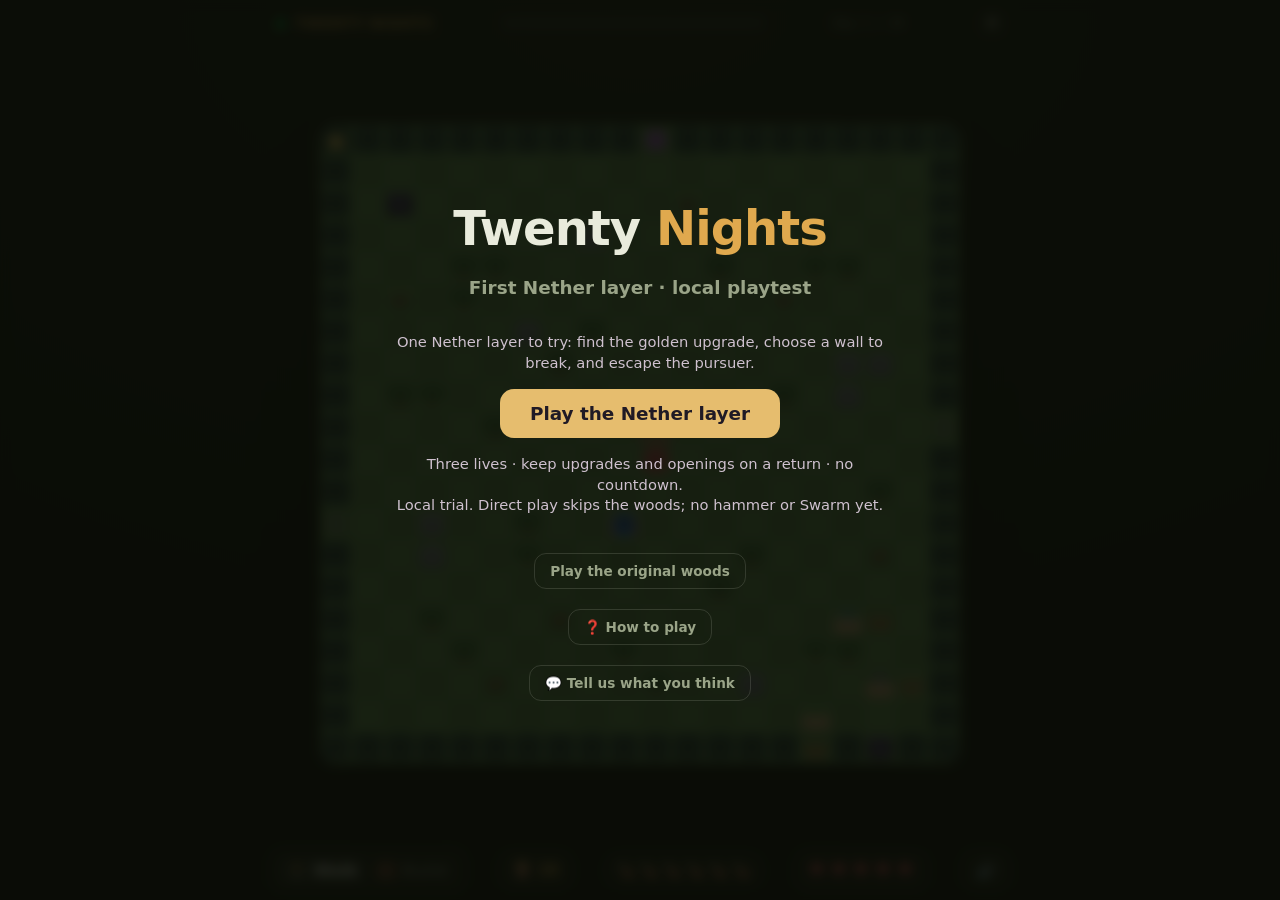
<file: src/shell.html>
<!doctype html>
<html lang="en">
<head>
<meta charset="utf-8">
<meta name="viewport" content="width=device-width,initial-scale=1,maximum-scale=1,user-scalable=no">
<title>Twenty Nights</title>
<!-- A PNG, deliberately: an inline <svg> in a data: URI is an injection vector,
     and a public-share scan refuses the whole page over it. Raster can't carry script. -->
<link rel="icon" type="image/png" href="[data-uri]">
<!-- Add to Home Screen: a real icon, drawn by tools/makeicon.js from the game's own palette.
     Run `node tools/makeicon.js 512 assets/twenty-nights-icon.png` to regenerate. -->
<link rel="apple-touch-icon" href="[data-uri]">
<meta name="apple-mobile-web-app-capable" content="yes">
<meta name="mobile-web-app-capable" content="yes">
<meta name="apple-mobile-web-app-status-bar-style" content="black-translucent">
<meta name="apple-mobile-web-app-title" content="Twenty Nights">
<meta name="application-name" content="Twenty Nights">
<meta name="theme-color" content="#12160d">
<!-- Link previews. og:image needs an absolute http(s) URL, so it only lights up
     once this is hosted somewhere — point it at twenty-nights-icon.png then. -->
<meta property="og:title" content="Twenty Nights">
<meta property="og:description" content="Build by day. Hold the night. Survive twenty nights in the woods.">
<meta property="og:type" content="website">
<meta name="twitter:card" content="summary_large_image">
<!--
  ═══════════════════════════════════════════════════════════════
  TWENTY NIGHTS — Phase 2 prototype
  Build by day · Hold the night · for ig-b-dynamix & Dad

  One file, no libraries. Save it, refresh the browser, see it.

  PHASE 2 — "live off the land", and three answers to turtling:
   · DIGGERS chew through walls (stone resists better than planks)
   · FLYERS sail straight over the maze — go meet them!
   · HUNGER: a lazy Steve gets weak. Eat berries, and hunt
     pigs NEAR your campfire — meat beside it cooks itself.

  Handy while testing:  open as  index.html#test
  → short days/nights + a TN object in the console for poking.
  ═══════════════════════════════════════════════════════════════
-->
<style>
  :root{
    --ink:#e9ebdc; --ink-soft:#9aa488;
    --panel:#1b1e13; --panel-2:#22261a; --line:rgba(233,235,220,.14);
    --gold:#e0a94e; --heart:#ff5a68; --accent:#c77be8; --grass:#6fa05c;
    --font:ui-rounded,"SF Pro Rounded","Nunito",system-ui,-apple-system,"Segoe UI",sans-serif;
    --mono:ui-monospace,"SF Mono",Menlo,monospace;
  }
  *{box-sizing:border-box;-webkit-tap-highlight-color:transparent}
  html,body{margin:0;height:100%;overflow:hidden}
  body{
    background:radial-gradient(120% 100% at 50% 0%, #1d2114, #12140c 70%);
    color:var(--ink);font-family:var(--font);
    display:flex;flex-direction:column;align-items:center;
    user-select:none;-webkit-user-select:none;
    touch-action:manipulation;                /* no double-tap zoom on tablets */
  }

  /* ── top bar ── */
  #top{width:100%;max-width:760px;display:flex;align-items:center;gap:10px;
    padding:8px 12px 4px;justify-content:space-between}
  #logo{font-weight:800;font-size:.85rem;letter-spacing:.06em;color:var(--gold);white-space:nowrap}
  #pips{display:flex;gap:3px;flex-wrap:nowrap}
  .pip{width:10px;height:10px;border-radius:3px;background:rgba(233,235,220,.14)}
  .pip.gold{background:var(--gold)}
  .pip.crack{background:#7a4040;position:relative}
  .pip.silver{background:#9aa3b2}
  .pip.bronze{background:#b3763f}
  .pip.today{outline:2px solid var(--gold);outline-offset:1px}
  #dayLabel{font-family:var(--mono);font-size:.72rem;color:var(--ink-soft);white-space:nowrap}

  /* ── canvas ── */
  #stage{position:relative;flex:1;display:flex;align-items:center;justify-content:center;width:100%;min-height:0;padding:4px}
  canvas{display:block;border-radius:14px;touch-action:none;cursor:pointer;
    max-width:min(96vw, 74vh);max-height:min(96vw, 74vh);width:auto;height:auto;
    box-shadow:0 24px 60px -30px rgba(0,0,0,.8)}

  /* ── bark (voice line) ── */
  #bark{position:absolute;top:10px;left:50%;transform:translateX(-50%) scale(.9);
    background:var(--panel);border:1px solid var(--line);color:var(--ink);
    font-weight:800;font-size:clamp(.85rem,2.5vw,1.05rem);padding:.5em 1em;border-radius:999px;
    opacity:0;transition:opacity .18s,transform .18s;pointer-events:none;white-space:nowrap;
    box-shadow:0 10px 30px -12px rgba(0,0,0,.7)}
  #bark.show{opacity:1;transform:translateX(-50%) scale(1)}

  /* ── floating action row (craft card / build palette) ── */
  #actionRow{position:absolute;bottom:6px;left:50%;transform:translateX(-50%);
    display:flex;gap:6px;z-index:3;flex-wrap:wrap;justify-content:center;max-width:96vw;
    padding:10px}                                      /* padding catches near-miss taps before the canvas */
  #actionRow .chip{box-shadow:0 8px 24px -10px rgba(0,0,0,.7)}
  #actionRow .mat{font-size:.95rem;padding:.5em .6em}  /* child-sized touch targets */

  /* ── the build sheet ──────────────────────────────────────────────
     On a phone seven material chips wrap into a tower that covers the
     board AND swallows the taps meant for it. Below the breakpoint they
     move into a sheet that closes the instant you choose one.          */
  #matSheet{position:absolute;inset:0;z-index:6;display:none}
  #matSheet.open{display:block}
  #matBack{position:absolute;inset:0;background:rgba(8,10,5,.5)}
  #matPanel{position:absolute;left:0;right:0;bottom:0;background:var(--panel-2);
    border-top:1px solid var(--line);border-radius:18px 18px 0 0;padding:10px 10px 12px;
    display:flex;flex-direction:column;gap:8px;box-shadow:0 -20px 44px -22px rgba(0,0,0,.95);
    animation:matUp .16s ease-out}
  @keyframes matUp{from{transform:translateY(14px);opacity:.4}}
  @media (prefers-reduced-motion:reduce){#matPanel{animation:none}}
  #matHead{display:flex;align-items:center;gap:8px}
  #matHead h3{margin:0;flex:1;text-align:center;font-size:.7rem;letter-spacing:.1em;
    text-transform:uppercase;color:var(--ink-soft);font-weight:800;padding-left:34px}
  #matClose{font-size:1rem;min-width:34px;justify-content:center;padding:.35em .5em}
  #matGrid{display:grid;grid-template-columns:repeat(2,1fr);gap:8px}
  #matGrid .chip{justify-content:flex-start;font-size:1rem;padding:.62em .7em}
  #matPanel{max-height:100%;overflow-y:auto}          /* can never outgrow the board */
  @media (max-height:560px){                          /* phone on its side */
    #matGrid{grid-template-columns:repeat(3,1fr);gap:6px}
    #matGrid .chip{font-size:.9rem;padding:.5em .55em}
    #matPanel{padding:8px 8px 10px;gap:6px}
  }
  .mat.sel{border-color:var(--gold);color:var(--gold);background:#3a2f14}

  /* ── bottom bar ── */
  #bottom{width:100%;max-width:760px;display:flex;align-items:center;gap:8px;flex-wrap:wrap;
    padding:6px 12px calc(10px + env(safe-area-inset-bottom));justify-content:space-between}
  .chip{display:flex;align-items:center;gap:6px;background:var(--panel);border:1px solid var(--line);
    border-radius:12px;padding:.45em .7em;font-weight:800;font-size:.95rem;touch-action:manipulation}
  button.chip{cursor:pointer;color:var(--ink);font-family:var(--font)}
  button.chip:active{transform:scale(.96)}
  #modeBtn{min-width:178px;justify-content:center;font-size:1rem;padding:.45em .5em;gap:4px}
  #modeBtn .seg{opacity:.4;padding:.12em .45em;border-radius:8px}
  #modeBtn .seg.on{opacity:1;background:rgba(255,255,255,.08)}
  #modeBtn.build{background:#3a2f14;border-color:var(--gold)}
  #modeBtn.build #segBuild{color:var(--gold)}
  #woodChip{color:var(--gold)}
  #stoneChip{color:#b8bcc4}
  #foodChip{font-size:.8rem;letter-spacing:1px}
  #foodChip .off{opacity:.22;filter:grayscale(1)}
  #heartsChip{letter-spacing:1px;color:var(--heart);font-size:1.05rem}
  #heartsChip .off{color:rgba(233,235,220,.18)}
  #muteBtn{font-size:1rem;min-width:44px;justify-content:center}
  .testbadge{font-family:var(--mono);font-size:.6rem;color:var(--accent);border:1px solid var(--accent);
    border-radius:5px;padding:.1em .4em;margin-left:6px}

  /* ── overlays ── */
  .overlay{position:fixed;inset:0;display:flex;flex-direction:column;align-items:center;justify-content:center;
    gap:14px;background:rgba(10,12,6,.86);backdrop-filter:blur(6px);z-index:10;text-align:center;padding:20px}
  .overlay h1{font-size:clamp(2.2rem,9vw,4rem);margin:0;letter-spacing:-.02em;line-height:1}
  .overlay h1 .n{color:var(--gold)}
  .overlay .sub{color:var(--ink-soft);font-weight:700;margin:0;font-size:clamp(.95rem,3vw,1.15rem)}
  .overlay .how{color:var(--ink-soft);font-size:.85rem;max-width:36ch;margin:0}
  .bigbtn{font-family:var(--font);font-weight:800;font-size:1.15rem;color:#12140c;background:var(--gold);
    border:0;border-radius:14px;padding:.75em 1.6em;cursor:pointer;touch-action:manipulation}
  .bigbtn:active{transform:scale(.97)}
  .ghostbtn{font-family:var(--font);font-weight:700;font-size:.9rem;color:var(--ink-soft);background:none;
    border:1px solid var(--line);border-radius:12px;padding:.6em 1.2em;cursor:pointer;touch-action:manipulation}
  #winPips{display:flex;gap:4px;flex-wrap:wrap;justify-content:center;max-width:200px}
  #winPips .pip{width:16px;height:16px;border-radius:4px}

  /* ── the finish line: celebrate first, then ask ── */
  #win,#fb{justify-content:flex-start;overflow-y:auto;padding:24px 16px 36px;gap:0;
    -webkit-overflow-scrolling:touch}
  .scroller{display:flex;flex-direction:column;align-items:center;gap:14px;
    width:min(460px,100%);margin:auto;position:relative;z-index:1}
  #confetti{position:fixed;inset:0;overflow:hidden;pointer-events:none;z-index:0}
  #confetti i{position:absolute;top:-16vh;width:9px;height:15px;border-radius:2px;
    animation:tnfall linear forwards}
  @keyframes tnfall{to{transform:translateY(132vh) rotate(780deg)}}
  @media (prefers-reduced-motion:reduce){#confetti{display:none}}
  #winRank{font-size:3rem;line-height:1;margin:0}
  #winThanks{max-width:46ch}
  #winStats{display:grid;grid-template-columns:repeat(2,1fr);gap:8px;width:100%}
  .stat{background:var(--panel);border:1px solid var(--line);border-radius:12px;
    padding:8px 6px;display:flex;flex-direction:column;align-items:center;gap:1px}
  .stat b{font-size:1.35rem;color:var(--gold);font-weight:800;line-height:1.15}
  .stat i{font-style:normal;font-size:.58rem;letter-spacing:.08em;text-transform:uppercase;
    color:var(--ink-soft);font-weight:800;text-align:center}
  .fbcard{background:var(--panel);border:1px solid var(--line);border-radius:16px;
    padding:14px 12px;width:100%;display:flex;flex-direction:column;gap:11px;text-align:left}
  .fbq{font-size:.68rem;letter-spacing:.1em;text-transform:uppercase;color:var(--ink-soft);
    font-weight:800;margin:0}
  .fbrow{display:flex;flex-wrap:wrap;gap:6px}
  .fbchip{font-family:var(--font);font-weight:700;font-size:.82rem;color:var(--ink);
    background:rgba(233,235,220,.05);border:1px solid var(--line);border-radius:11px;
    padding:.45em .7em;cursor:pointer;touch-action:manipulation;line-height:1.2}
  .fbchip:active{transform:scale(.96)}
  .fbchip.on{background:var(--gold);border-color:var(--gold);color:#12140c}
  .fbcard textarea{font-family:var(--font);font-size:.9rem;color:var(--ink);width:100%;
    background:rgba(0,0,0,.28);border:1px solid var(--line);border-radius:10px;
    padding:.5em .6em;resize:vertical;min-height:2.6em}
  #fbOut{width:100%;font-family:var(--mono);font-size:.72rem;min-height:9em}
  .outbox{white-space:pre-wrap;word-break:break-word;user-select:text;-webkit-user-select:text;
    background:rgba(0,0,0,.28);border:1px solid var(--line);border-radius:10px;padding:.6em}
  .bragcard{background:linear-gradient(160deg,#2e2714,#1b1e13);border:1px solid var(--gold);
    border-radius:16px;padding:14px 12px;width:100%;display:flex;flex-direction:column;gap:10px;
    text-align:left}
  .bragprev{background:rgba(0,0,0,.32);border-radius:11px;padding:12px 10px;
    display:flex;flex-direction:column;align-items:center;gap:7px;text-align:center}
  .bragtitle{font-weight:800;font-size:.95rem;color:var(--gold)}
  .bragpips{font-size:clamp(1.1rem,5vw,1.5rem);line-height:1.3;letter-spacing:.04em;
    white-space:pre;max-width:100%;overflow-x:auto}
  .bragmeta{font-family:var(--mono);font-size:.72rem;line-height:1.6;color:var(--ink-soft);
    white-space:pre-wrap}
  #bragName{font-family:var(--font);font-weight:700;font-size:1rem;color:var(--ink);
    background:rgba(0,0,0,.28);border:1px solid var(--line);border-radius:10px;
    padding:.5em .6em;width:100%}
  #bragOut{width:100%;font-family:var(--mono);font-size:.72rem;min-height:7em}
  #secret{background:linear-gradient(160deg,#2c1d40,#171125);border:1px solid #5c40898c;
    border-radius:16px;padding:14px;width:100%;text-align:left}
  #secret h3{margin:0 0 5px;font-size:.95rem;color:#c9a6ff}
  #secret p{margin:0;font-size:.83rem;line-height:1.5;color:var(--ink-soft)}
  #secret em{color:#c9a6ff;font-style:normal;font-weight:800}
  .hidden{display:none !important}

  /* ── first run: six living pictures, six words each ──────────────
     Drawn with the GAME'S renderer, not mock-ups, so it can never drift
     out of date. Words are the caption, never the lesson — some of these
     children can't read yet.                                            */
  #intro{justify-content:center;gap:0;padding:16px}
  #introBox{display:flex;flex-direction:column;align-items:center;gap:12px;
    width:min(460px,94vw)}
  #icv{width:100%;height:auto;aspect-ratio:8/5;border-radius:14px;display:block;
    background:#0d1108;box-shadow:0 18px 44px -24px rgba(0,0,0,.9);
    touch-action:none;cursor:pointer}                  /* it's tappable, so don't scroll the page */
  #introTitle{font-size:clamp(1.4rem,6vw,1.9rem);margin:0;line-height:1.1;color:var(--gold)}
  #introLine{margin:0;font-size:clamp(.95rem,3.6vw,1.1rem);color:var(--ink);
    max-width:28ch;line-height:1.4;min-height:2.8em}
  #introDots{display:flex;gap:7px}
  #introDots i{width:8px;height:8px;border-radius:50%;background:rgba(233,235,220,.22)}
  #introDots i.on{background:var(--gold)}
  #introNav{display:flex;gap:10px;align-items:center;width:100%;justify-content:center}
  #introBack{min-width:88px}
  #introNext{min-width:150px}
  #introSkip{position:absolute;top:14px;right:16px}

  /* ── the picture key: enough to start, not enough to spoil ── */
  #key{display:grid;grid-template-columns:repeat(3,1fr);gap:8px;max-width:340px;margin:4px auto 2px}
  .kc{display:flex;flex-direction:column;align-items:center;gap:1px;background:var(--panel);
    border:1px solid var(--line);border-radius:10px;padding:8px 4px}
  .kc span{font-size:1.25rem;line-height:1.1}
  .kc b{font-size:.6rem;letter-spacing:.08em;text-transform:uppercase;color:var(--ink-soft);font-weight:800}
  .kc span:last-child{font-size:1.05rem}

  /* ── settings screen ── */
  #opts{gap:10px;justify-content:flex-start;padding-top:18px;overflow-y:auto}
  #preview{display:flex;width:min(420px,88vw);height:16px;border-radius:8px;overflow:hidden;
    border:1px solid var(--line)}
  #preview i{display:block;height:100%}
  #optRows{display:flex;flex-direction:column;gap:8px;width:min(420px,88vw)}
  .orow{display:grid;grid-template-columns:56px 1fr 56px;align-items:center;gap:8px;
    background:var(--panel);border:1px solid var(--line);border-radius:14px;padding:8px 10px}
  .orow .mid{text-align:center;line-height:1.15}
  .orow .lbl{font-size:.72rem;color:var(--ink-soft);letter-spacing:.04em}
  .orow .val{font-family:var(--font);font-weight:800;font-size:1.05rem}
  .orow .val small{font-weight:600;font-size:.72rem;color:var(--ink-soft);display:block}
  .obtn{font-family:var(--font);font-weight:800;font-size:1.4rem;line-height:1;color:var(--ink);
    background:var(--panel-2);border:1px solid var(--line-strong);border-radius:12px;
    min-height:52px;cursor:pointer;touch-action:manipulation}
  .obtn:active{transform:scale(.94)}
  .obtn[disabled]{opacity:.25}
  .otog{display:flex;align-items:center;justify-content:space-between;gap:10px;
    background:var(--panel);border:1px solid var(--line);border-radius:14px;padding:10px 12px;
    cursor:pointer;text-align:left;font-family:var(--font);color:var(--ink);width:100%}
  .otog b{font-size:.95rem;display:block}
  .otog small{color:var(--ink-soft);font-size:.72rem}
  .otog .sw{flex:0 0 auto;width:46px;height:26px;border-radius:999px;background:var(--line-strong);
    position:relative;transition:background .15s}
  .otog .sw::after{content:"";position:absolute;top:3px;left:3px;width:20px;height:20px;border-radius:50%;
    background:var(--ink);transition:transform .15s}
  .otog.on .sw{background:var(--grass)}
  .otog.on .sw::after{transform:translateX(20px)}
  #presetRow{display:flex;gap:8px;flex-wrap:wrap;justify-content:center}
  .pbtn{font-family:var(--font);font-weight:800;font-size:.9rem;color:var(--ink);background:var(--panel);
    border:1px solid var(--line-strong);border-radius:12px;padding:.55em 1em;cursor:pointer;
    touch-action:manipulation}
  .pbtn.on{border-color:var(--gold);color:var(--gold);background:#3a2f14}
  #badge{font-size:.72rem}
/* Local Nether trial UI, sharing the game's canvas and scene clock. */
.nether-active #top,.nether-active #bottom,.nether-active #actionRow,.nether-active #bark{display:none}
.nether-active{background:radial-gradient(ellipse at top,#352437,#11131f 80%)}
#nHud{width:100%;max-width:760px;padding:10px 14px 2px;display:flex;flex-wrap:wrap;gap:6px 14px;align-items:center;justify-content:space-between}
#nHeading{font-size:1rem;color:#ffe393;letter-spacing:.04em;font-weight:800}
#nMode{font-size:.75rem;color:#c0b5ce}
#nStats{display:flex;gap:8px;flex-wrap:wrap;font-size:.8rem;width:100%;color:#e6d8d9}
#nStats span{padding:4px 8px;border:1px solid #6c4a5a;border-radius:8px}
#nControls{display:flex;gap:6px;flex-wrap:wrap}
#nControls button,#nTitlePanel button{min-height:44px}
.nether-active #stage{padding:4px;min-height:0}
.nether-active #cv{width:min(94vw,calc(100dvh - 230px),640px);height:min(94vw,calc(100dvh - 230px),640px);max-height:none;max-width:none;border:1px solid #644455}
#nHelp{width:100%;max-width:720px;padding:0 14px 10px;flex-shrink:0;font-size:.82rem;color:#d3c4d2;text-align:center}
#nMessage{min-height:2.7em;margin:4px 0;font-weight:700;color:#fff0cf;line-height:1.35}
#nHelp .nSmall{margin:4px 0;color:#b5abc2;font-size:.76rem;line-height:1.35}
#nTitlePanel{max-width:510px;text-align:center;margin:0 12px 12px}
#nTitlePanel p{font-size:.92rem;line-height:1.4;color:#cfc1cf;margin:8px 0}
#nTitlePanel .bigbtn{background:#e6bd6e;color:#201a25;margin:8px}
#nResume{display:block;margin:4px auto}
#title{overflow-y:auto;padding:20px 10px}
#title h1{font-size:clamp(2rem,8vw,3rem);margin:8px}
#title #key,#title>.how{display:none}
#title .sub{margin:3px 0 12px}
#title>#startBtn,#title>#howBtn,#title>#fbBtn{font-size:.85rem;padding:7px 15px;min-height:36px;margin:3px}
#nEnd{background:rgba(15,14,28,.94);gap:14px;text-align:center;padding:28px}
#nEnd h1{font-size:clamp(2rem,7vw,3rem)}
#nEnd p{max-width:480px;line-height:1.5}
@media(max-width:420px){#nHud{gap:5px;font-size:.8rem}#nControls{gap:4px}#nControls .chip{font-size:.72rem;padding:6px}#nHeading{font-size:.9rem}#nStats{font-size:.7rem;gap:4px}}

</style>
</head>
<body>

<div id="top">
  <span id="logo">🌲 TWENTY NIGHTS<span id="testBadge" class="testbadge hidden">TEST</span></span>
  <span id="pips"></span>
  <span id="dayLabel">Day 1 / 20</span>
  <button class="chip" id="optBtn" aria-label="Settings" style="padding:.35em .55em">⚙️</button>
</div>

<header id="nHud" class="hidden">
  <div><div id="nHeading">THE NETHER · FIRST LAYER</div><div id="nMode"></div></div>
  <div id="nControls"><button class="chip" id="nPause">Pause</button><button class="chip" id="nSound">Sound on</button><button class="chip" id="nMenu">Save &amp; menu</button></div>
  <div id="nStats"><span id="nLives">3 / 3 lives</span><span id="nTool">Find the upgrade</span><span id="nThreat">Pursuer contained</span></div>
</header>

<div id="stage">
  <canvas id="cv" width="640" height="640" aria-label="Twenty Nights game board"></canvas>
  <div id="bark"></div>
  <div id="actionRow">
    <button class="chip mat sel hidden" id="matPlank" aria-label="Build with planks">🪵 wall</button>
    <button class="chip mat hidden" id="matStone" aria-label="Build with stone">🪨 wall</button>
    <button class="chip mat hidden" id="matSpike" aria-label="Build a spike trap">🔺 spike</button>
    <button class="chip mat hidden" id="matMud" aria-label="Build sticky mud">🟤 mud</button>
    <button class="chip mat hidden" id="matTower" aria-label="Build an arrow tower">🏹 tower</button>
    <button class="chip mat hidden" id="matDeep" aria-label="Build a deepstone wall">🔮 deep wall</button>
    <button class="chip mat hidden" id="matTorch" aria-label="Place a torch">🕯️ torch</button>
    <button class="chip hidden" id="tradeBtn" aria-label="Trade with this villager">trade</button>
    <button class="chip hidden" id="ironBtn" aria-label="Buy an iron sword">💚12 → ⚔️ iron sword</button>
    <button class="chip hidden" id="deepBuyBtn" aria-label="Buy deepstone from the mason">💚8 → 🔮2</button>
    <button class="chip hidden" id="stealBtn" aria-label="Steal from this chest">🫳 steal!</button>
    <button class="chip hidden" id="bellBtn" aria-label="Bring on the night">🔔 Ready for night!</button>
    <button class="chip hidden" id="lanternBtn" aria-label="Add wood to the great lantern">🏮</button>
    <button class="chip hidden" id="flameBtn" aria-label="Take the flame">🔥 take the flame</button>
  </div>
  <div id="matSheet" aria-hidden="true">
    <div id="matBack"></div>
    <div id="matPanel" role="dialog" aria-label="Choose what to build">
      <div id="matHead">
        <h3>What are you building?</h3>
        <button class="chip" id="matClose" aria-label="Close">✕</button>
      </div>
      <div id="matGrid"></div>
    </div>
  </div>
</div>

<section id="nHelp" class="hidden" aria-label="Nether trial guidance">
  <p id="nMessage" aria-live="polite"></p>
  <p class="nSmall">Hold &amp; drag to move; lifting finishes the route. Dodge is on.<br>Tap red brick to walk over and mine; tap ground to cancel. Reach the green EXIT.</p>
  <p class="nSmall">Blue refuge is safe. Purple void costs one life. Arrow keys / WASD also work.<br><span id="nStorage" role="status"></span></p>
</section>

<div id="bottom">
  <button class="chip" id="modeBtn" title="Two-finger tap or right-click the board to switch"
    aria-label="Switch between walk and build"><span
    class="seg on" id="segWalk">🚶 Walk</span><span class="seg" id="segBuild">🧱 Build</span></button>
  <span class="chip" id="woodChip">🪵 <span id="woodN">16</span></span>
  <span class="chip hidden" id="stoneChip">🪨 <span id="stoneN">0</span></span>
  <span class="chip hidden" id="ironChip" style="color:#cfd6e2">⚔️ iron</span>
  <span class="chip hidden" id="deepChip" style="color:#9d7ce0">🔮 <span id="deepN">0</span></span>
  <span class="chip hidden" id="gemChip" style="color:#3ddc84">💚 <span id="gemN">0</span></span>
  <span class="chip hidden" id="fortChip" title="Your fort size makes chewers come">🧱 <span id="fortN">0</span> → 🪓 <span id="tierN">0</span></span>
  <span class="chip" id="foodChip" aria-label="Food"></span>
  <span class="chip" id="heartsChip">♥♥♥♥♥</span>
  <button class="chip" id="muteBtn" aria-label="Sound on or off">🔊</button>
</div>

<div class="overlay" id="title">
  <h1>Twenty <span class="n">Nights</span></h1>
  <p class="sub">First Nether layer · local playtest</p>
  <div id="key" aria-label="How to play">
    <div class="kc"><span>🌲</span><b>tap</b><span>🪵</span></div>
    <div class="kc"><span>🪨</span><b>tap</b><span>🪨</span></div>
    <div class="kc"><span>🐷</span><b>tap</b><span>🍗</span></div>
    <div class="kc"><span>🧱</span><b>build</b><span>walls</span></div>
    <div class="kc"><span>🕯️</span><b>light</b><span>they hate</span></div>
    <div class="kc"><span>♥</span><b>keep</b><span>safe</span></div>
    <div class="kc"><span>🌙</span><b>survive</b><span>20</span></div>
  </div>
  <p class="how">Everything else you'll find out.</p>
  <div id="nTitlePanel">
  <p>One Nether layer to try: find the golden upgrade, choose a wall to break, and escape the pursuer.</p>
  <button class="bigbtn" id="nStart">Play the Nether layer</button>
  <button class="ghostbtn hidden" id="nResume">Continue saved Nether trial</button>
  <p id="nTitleNote">Three lives · keep upgrades and openings on a return · no countdown.<br>Local trial. Direct play skips the woods; no hammer or Swarm yet.</p>
</div>
<button class="ghostbtn" id="startBtn">Play the original woods</button>
  <button class="ghostbtn hidden" id="contBtn">Continue Day <span id="contDay"></span></button>
  <button class="ghostbtn" id="howBtn">❓ How to play</button>
  <button class="ghostbtn" id="fbBtn">💬 Tell us what you think</button>
</div>

<div class="overlay hidden" id="intro">
  <button class="ghostbtn" id="introSkip">Skip</button>
  <div id="introBox">
    <canvas id="icv" width="480" height="300" aria-label="How to play"></canvas>
    <h2 id="introTitle"></h2>
    <p id="introLine"></p>
    <div id="introDots"></div>
    <div id="introNav">
      <button class="ghostbtn hidden" id="introBack">Back</button>
      <button class="bigbtn" id="introNext">Next</button>
    </div>
  </div>
</div>

<div class="overlay hidden" id="fb">
  <div class="scroller">
    <h1>Tell us<br><span class="n">what you think</span></h1>
    <p class="sub">Every answer helps make it better 💛</p>
    <div class="bragcard hidden" id="fbBrag"></div>
    <div class="fbcard" id="fbCard"></div>
    <button class="bigbtn" id="fbDone">Back</button>
  </div>
</div>

<div class="overlay hidden" id="opts">
  <h1 style="font-size:clamp(1.6rem,6vw,2.4rem)">⚙️ How to Play</h1>
  <div id="preview" aria-hidden="true"></div>
  <div id="optRows"></div>
  <div id="presetRow">
    <button class="pbtn" data-p="easy">🟢 Easy</button>
    <button class="pbtn" data-p="normal">🟡 Normal</button>
    <button class="pbtn" data-p="hard">🔴 Hard</button>
  </div>
  <button class="bigbtn" id="optDone">Done</button>
  <p class="how" id="optNote">New settings start tomorrow ☀️</p>
</div>

<div class="overlay hidden" id="win">
  <div id="confetti"></div>
  <div class="scroller">
    <p id="winRank"></p>
    <h1>You survived<br><span class="n">Twenty Nights!</span></h1>
    <p class="sub" id="winSub"></p>
    <div id="winPips"></div>
    <div id="winStats"></div>
    <p class="how" id="winThanks"></p>
    <div class="bragcard" id="winBrag"></div>
    <div class="fbcard" id="winFb"></div>
    <div id="secret">
      <h3>🤫 Psst — this isn't the end</h3>
      <p>The finished game has a <em>secret last level</em>. There's a door somewhere in
         these woods, and behind it: somewhere dark, somewhere hot, treasure worth the trip —
         and things down there that are <em>not</em> friendly. Tell us what you loved best and
         that's what we'll build the most of. 🔥</p>
    </div>
    <button class="bigbtn" id="againBtn">Play again</button>
  </div>
</div>

<div class="overlay hidden" id="nEnd" role="dialog" aria-labelledby="nEndTitle">
  <h1 id="nEndTitle"></h1><p id="nEndLine"></p><p id="nEndStats"></p>
  <button class="bigbtn" id="nReplay">New three-life attempt</button><button class="ghostbtn" id="nEndMenu">Save &amp; menu</button>
</div>

<script>
"use strict";
/* ═══════════════ 1 · CONSTANTS & STATE ═══════════════ */
const SAFE_MODE = false;   /*SAFE_FLAG*/              // flipped by tools/build-artifact.js --safe
const store = {                                        // localStorage that can never crash the game
  get(k){ try{ return localStorage.getItem("tn.d2." + k); }catch(e){ return null; } },
  set(k,v){ try{ localStorage.setItem("tn.d2." + k,v); }catch(e){} },
  del(k){ try{ localStorage.removeItem("tn.d2." + k); }catch(e){} },
};
const TEST = new URLSearchParams(location.search).has("test")
          || location.hash === "#test"
          || store.get("tn.test") === "1";
const N = 20, TILE = 32, SIZE = N * TILE;              // 20×20 board

/* ── PLAYER SETTINGS (the ⚙️ screen — ig-b-dynamix drives these himself) ── */
const DAY_SECS  = [40, 50, 60, 75, 90];                // "Daytime"
const DAY_WORDS = ["Quick", "Short", "Normal", "Long", "Explorer"];
const NIGHT_MUL = [.6, .8, 1, 1.25, 1.5];              // "Night-time"
const NIGHT_WORDS = ["Blink", "Short", "Normal", "Long", "Longest"];
const MOB_MUL   = [.6, .8, 1, 1.3, 1.6];               // "How many monsters"
const MOB_WORDS = ["Few", "Fewer", "Normal", "More", "Lots"];
const RES_TIERS = [                                    // "Trees & rocks"
  {wood:2, regrow:5, stone:2}, {wood:3, regrow:4, stone:2}, {wood:4, regrow:3, stone:3},
  {wood:5, regrow:3, stone:4}, {wood:6, regrow:2, stone:5},
];
const RES_WORDS = ["Scarce", "Lean", "Normal", "Plenty", "Loads"];
const VOL_WORDS = ["Off", "Very quiet", "Quiet", "Normal", "Loud", "LOUDEST"];
const OPT_DEF = {day:2, night:2, mobs:2, res:2, mend:true, notice:true, weather:true, reach:2,
                 nightBuild:false, vol:3, music:3, preset:"normal"};   // 0-5 sliders for sound & music
let OPT = Object.assign({}, OPT_DEF);
try{ const o = JSON.parse(store.get("tn.opts")); if (o && typeof o === "object") OPT = Object.assign({}, OPT_DEF, o); }catch(e){}
const clampOpt = k => OPT[k] = Math.max(0, Math.min(4, OPT[k]|0));
["day","night","mobs","res"].forEach(clampOpt);
OPT.vol = Math.max(0, Math.min(5, OPT.vol|0)); OPT.music = Math.max(0, Math.min(5, OPT.music|0));
const sfxVol = () => OPT.vol / 3;                      // 3 = the old level · 5 = louder than before
const musVol = () => OPT.music / 3;
const saveOpts = () => store.set("tn.opts", JSON.stringify(OPT));
const res = () => RES_TIERS[OPT.res];

const DAY_LEN  = () => TEST ? 8 : DAY_SECS[OPT.day];   // seconds of calm
const DUSK_LEN = () => TEST ? 4 : 10;                  // orange "last chance to build"
const nightLen = d => TEST ? 10 : Math.min(55, 22 + d * 1.6) * NIGHT_MUL[OPT.night];
const WAVE = [2,4,6,7,8,9,10,11,12,14,15,17,18,20,21,23,24,26,28,32];
// how many BIG ONES walk each night — they replace shufflers, so the dusk count stays honest
const BRUTES = [0,0,0,0,0,0,0,1,0,1,3,2,2,3,3,3,5,4,4,6];
// HOW MANY GATES OPEN AT ONCE. The wave was always the right size — it just arrived in single
// file, so one hero could meet every monster at the door. Nights 1-10 are untouched.
const FRONTS = [1,1,1,1,1,1,1,1,1,1, 2,2,2,2,2,2, 3,3,3,3];
const baseWave = d => WAVE[Math.max(1, Math.min(20, d)) - 1];

/* ── THE SIX WILD NIGHTS ────────────────────────────────────────────────
   A FIXED calendar, never random — ig-b-dynamix can say "day 11 is the blood moon"
   at breakfast and spend the whole day getting ready. Each is one flag,
   one colour, one bark. Built entirely from S.day: nothing new to save. */
const WEATHER = {
  7:  {id:"fog",   name:"FOGGY NIGHT",  bark:"Fog tonight — your towers can't see far!",  mul:1},
  9:  {id:"still", name:"STILL NIGHT",  bark:"A still, quiet night. Have a rest.",        mul:.5},
  11: {id:"blood", name:"BLOOD MOON",   bark:"BLOOD MOON! The sky goes red!",             mul:1.6},
  14: {id:"storm", name:"STORMY NIGHT", bark:"A storm! Your towers will miss sometimes.", mul:1},
  17: {id:"dark",  name:"DARK NIGHT",   bark:"FOG *and* a BLOOD MOON. Be brave!",         mul:1.3},
  20: {id:"long",  name:"THE LAST NIGHT", bark:"The LAST night. The sky is red!",         mul:1.6},
};
const weather = () => (OPT.weather === false ? null : WEATHER[S.day] || null);
const isFoggy  = () => { const w = weather(); return !!w && (w.id === "fog"   || w.id === "dark"); };
const isBlood  = () => { const w = weather(); return !!w && (w.id === "blood" || w.id === "dark" || w.id === "long"); };
const isStormy = () => { const w = weather(); return !!w && w.id === "storm"; };
const waveSize = d => {
  const w = (OPT.weather === false ? null : WEATHER[d]) || null;
  return Math.max(2, Math.min(40, Math.round(baseWave(d) * (w ? w.mul : 1) * MOB_MUL[OPT.mobs])));
};
const PAL = {
  grass:"#6b9a57", grass2:"#638f50", leaf:"#3e6b34", leafHi:"#47793b", leafDeep:"#2f4a3c",
  trunk:"#6e5230", stump:"#9b7a4e", oak:"#c89a5b", oakLine:"rgba(0,0,0,.16)",
  stone:"#8c8c94", rock:"#7b7f86", rubble:"#8a8e95",
  heart:"#e0555f", portal:"#b25fd6", mob:"#2a2a33", eye:"#e23b3b",
  digger:"#3a4a33", flyer:"#c8c4b0",
  hero:"#2c7be5", heroPale:"#7fa6d9", brow:"rgba(0,0,0,.30)",
  pig:"#e8a0b0", meatRaw:"#e07a86", meatCooked:"#b3672e",
  fire:"#e2703a", flame:"#ffb24d", berry:"#d94f4f",
  spike:"#d8d4c4", mud:"#6e5030", tower:"#5a7ba6", dart:"#dfe8f4", nest:"#4a3a52",
  deep:"#3b3350", deepLit:"#5a4f78", deepGlow:"#9d7ce0",
  wreck:"#7a6a52", stall:"#c9a978", chest:"#a8814a", emerald:"#3ddc84", golem:"#c8c2b0",
  shine:"#ffffff", pupil:"#12131a", sweat:"#9fd8ff", gold:"#e0a94e",
  alex:"#4caf50", alexHair:"#e5732c", lantern:"#f2e4b8", glass:"#bfe3f5",
  sun:"#ffd76b", dusk:"#ff9a4d", moon:"#e8ecf5",
};
// tile types — one number per square of the world
const G_GRASS=0, G_TREE=1, G_WALL=2, G_HEART=3, G_PORTAL=4, G_STUMP=5,
      G_ROCK=6, G_RUBBLE=7, G_BUSH=8, G_TABLE=9, G_FIRE=10, G_SWALL=11,
      G_SPIKE=12, G_MUD=13, G_TOWER=14, G_NEST=15,
      G_WRECK=16, G_STALL=17, G_CHEST=18, G_LANTERN=19,
      G_DEEP=20, G_DWALL=21, G_TORCH=22;               // deepstone: found in the ground, chewers hate it
const WALL_HP = {[G_WALL]:3, [G_SWALL]:6, [G_TOWER]:5, [G_DWALL]:12};   // deepstone is twice stone
// what each buildable costs — the whole economy on one line each
const COSTS = {
  [G_WALL]: {wood:1},  [G_SWALL]: {stone:2},
  [G_SPIKE]:{wood:1}, [G_MUD]:{wood:2}, [G_TOWER]:{wood:2, stone:2},   // stone stays for walls & towers
  [G_DWALL]:{deep:2},                                  // 6 deepstone in the world = 3 walls, ever
  [G_TORCH]:{wood:1},                                  // cheap light — this is how you build a light maze
};
const isFloor = t => t === G_SPIKE || t === G_MUD || t === G_TORCH;   // things you walk over, not into
const HEART = {x:10, y:10};
const TABLE = {x:11, y:11};
const HERO_START = {x:9, y:12};
// portals wake up over the 20 days — a new direction to defend
const PORTALS = [
  {x:10, y:0,  from:1},
  {x:19, y:9,  from:5},
  {x:0,  y:12, from:10},
];
// the woods (hand-placed so the forest itself is the first maze)
const TREES = [
  [4,4],[5,4],[4,5], [15,3],[15,4],[16,4], [12,3],[12,4], [7,7],[8,6],
  [2,8],[3,8], [17,11], [6,12],[6,13], [13,13],[12,14], [3,15],[4,16],
  [16,15],[16,16],[15,16], [9,16],[10,17], [14,8],[5,9],
];
const ROCKS  = [[16,7],[17,7],[16,8], [3,12],[3,13], [8,3], [13,17], [6,6]];   // finite — mine for stone
const DEEPS  = [[2,2],[17,19]];                        // two deep outcrops, far apart — you must go and look
const BUSHES = [[2,5],[7,15],[14,5],[17,13],[5,17],[11,2]];                    // berries regrow every 2 days
// the village — south-east, the ONE direction with no portal. Opens day 4.
const VILLAGE_DAY = 4;
const STALLS = [                                       // villager, their chest, and what they do
  {x:15, y:18, chest:[15,19], kind:"farmer",  color:"#6bbf59", label:"🪵4 → 💚1"},
  {x:17, y:17, chest:[18,17], kind:"mason",   color:"#9aa0aa", label:"💚4 → 🪨3"},   // + deepstone once found
  {x:16, y:15, chest:[17,15], kind:"tinker",  color:"#4fa6a6", label:"💚5 → 🔨 fix all"},
];
const VILLAGE_MID = {x:16, y:17};
// MARKET DAYS. ig-b-dynamix's idea, to his spec: it changes once on day 5 and changes back on day 10.
const marketDay = () => S.day >= 5 && S.day <= 9;
const OFFERS = {
  usual: {
    farmer:{label:"🪵4 → 💚1", need:"wood", cost:4, give:"gem",   amt:1},
    mason: {label:"💚4 → 🪨3", need:"gem",  cost:4, give:"stone", amt:3},
    tinker:{label:"💚5 → 🔨 fix all", need:"gem", cost:5, give:"fix", amt:0},
  },
  market: {                                            // the same three people, different deals
    farmer:{label:"🍗1 → 💚2", need:"meat", cost:1, give:"gem",   amt:2},
    mason: {label:"💚3 → 🪨3 SALE!", need:"gem", cost:3, give:"stone", amt:3},
    tinker:{label:"💚4 → 🪵20", need:"gem", cost:4, give:"wood",  amt:20},
  },
};
const offerFor = kind => OFFERS[marketDay() ? "market" : "usual"][kind];

/* ── THE GREAT LANTERN ───────────────────────────────────────────────────
   ig-b-dynamix's optional ambition. Wood only — never stone, so it can never starve
   his defence. It cannot be destroyed and never summons chewers. Each stage
   lights a wider ring that SLOWS monsters, and each stage brings Alex — lost
   somewhere out in the north-east woods — one camp closer to home.          */
const LANTERN = {x:10, y:8};
const LSTAGES = [
  {load:2, tiles:[[10,8]],           perk:"A warm ring! Monsters go slow near the light."},
  {load:4, tiles:[[9,8],[11,8]],     perk:"The light reaches further — and one monster turns back each night!"},
  {load:4, tiles:[[10,7],[10,9]],    perk:"The glass catches FLYERS now — even they slow down!"},
  {load:6, tiles:[],                 perk:"Built! But it needs a FLAME. The villagers have one."},
];
const ALEX_CAMPS = [[18,2],[16,5],[14,7],[12,8]];      // she walks home one camp per stage
const lanternRing = () => [0, 2, 3, 3.5, 4.5][S.lstage] || 0;
const lanternLit  = () => S.lstage >= 4 && S.alexHome;
const GOLEM_HOME  = VILLAGE_MID;                       // open plaza — reachable, unlike a stall tile
// monster kinds — one behaviour, one colour, one silhouette each
const KINDS = {
  shuffler:{hp:2, speed:1.35, size:.62, color:PAL.mob},
  rusher:  {hp:2, speed:2.6,  size:.46, color:PAL.mob},      // survives one swing — the gate leaks now
  digger:  {hp:3, speed:0.9,  size:.70, color:PAL.digger},   // chews walls!
  flyer:   {hp:1, speed:0.85, size:.50, color:PAL.flyer},    // ignores walls!
  snatcher:{hp:1, speed:1.9,  size:.40, color:PAL.mob},      // never hurts the home — steals FOOD
  // THE BIG ONES — ig-b-dynamix's idea. Your sword goes CLANG off the plates. Towers and spikes get through.
  brute:   {hp:4, speed:0.70, size:.95, color:"#4a4a58", plates:3},
};
/* HOW MUCH EACH ONE MINDS THE FIRELIGHT (ig-b-dynamix's idea: they CAN cross it, they just don't like it).
   1 = doesn't care · lower = slows right down. A sneak-thief hates being seen most of all. */
const LIGHT_FEAR = {
  snatcher:.35, digger:.50, shuffler:.60, rusher:.78, brute:.88, flyer:1,
};
const FIRE_LIGHT = 2.6;                                // how far the warm light reaches
const FIRE_MAX = 3;                                    // you may keep three fires burning
const TORCH_LIGHT = 1.6;                               // a torch lights a small patch
const LIGHT_COST = 3;                                  // …and monsters will walk 3 extra tiles to avoid it

const grid   = new Uint8Array(N * N);
const nodeHP = new Int8Array(N * N);                   // trees & rocks & berry-ready flags
const wallHP = new Int8Array(N * N);                   // current wall health
const regrow = new Int8Array(N * N);                   // days until stump/bush comes back
const wreck  = new Int8Array(N * N);                   // what a wreck tile used to be
const regrow2= new Int8Array(N * N);                   // dawns a wreck still stands (2 = mendable all tomorrow)
const dist   = new Int16Array(N * N);                  // walkers: steps to heart
const digDist= new Int16Array(N * N);                  // diggers: cost to heart (walls cost extra)
const bruteDist = new Int16Array(N * N);               // THE BIG ONES: cost to your nearest TOWER
const lightMap  = new Uint8Array(N * N);               // 1 = a monster would rather not walk here
const idx = (x, y) => y * N + x;
const inB = (x, y) => x >= 0 && y >= 0 && x < N && y < N;

const S = {                                            // all mutable game state
  running:false, phase:"day", t:0, day:1,
  wood:16, stone:0, food:6, stoneSeen:false,
  heartHP:3, pips:Array(20).fill(0),                   // 0 pending · 1 gold · 2 cracked
  hero:{x:HERO_START.x, y:HERO_START.y, fx:HERO_START.x, fy:HERO_START.y,
        hp:5, path:[], lean:1, sq:0, cd:0, iframe:0, daze:0,
        lunge:0, lx:0, ly:0, task:null, taskT:0, repathT:0, queued:null, joy:0, wipe:0,
        clangLock:0, bounce:0, guardShown:0},
  monsters:[], pigs:[], items:[], particles:[], emotes:[], shake:0,
  toSpawn:0, spawned:0, spawnT:0, waveQueue:[],
  build:false, mat:G_WALL, hover:-1, hoverOK:false, placingFire:false,   // (placingFire kept for the campfire, if it returns)
  midDrain:false, hungryBarked:false, chewBarked:false, flyerBarked:false, sizzleBarked:false,
  snatchBarked:false, towerSeen:false, heartHitTonight:false, clangBarked:false, bruteBarked:false,
  squabbleBarked:false,
  lightBarked:false, ironSword:false, ironBarked:false, pathBarked:false,
  spikeBarked:false, mudBarked:false, towerBarked:false, towerFlyerBarked:false, towerChewBarked:false,
  nest:-1, nestSmashed:false, tonightCount:0,          // the morning nest resizes tonight's wave
  nestStage:1, nestBarked:false,                       // …and it GROWS if you leave it alone
  towers:[], towerCd:{}, tracers:[],
  deep:0, deepSeen:false, lastStall:null, deepStock:3, deepDay:0, torchSeen:false,              // deepstone: the rarest thing in the woods
  clangCount:0, clangNag:0, hitstop:0, bareBarked:false, greet:null, showPath:0,
  seen:{}, idleT:0,                                    // first-time hints, for players who are new here
  emeralds:0, angry:0, villageSeen:false, stolen:0,    // the village ledger
  lstage:0, lload:0, alexHome:false, flame:false, alexBarked:false,
  alex:null, lanternBarked:false,
  golem:null, tier:0, tierBarked:0,
  reachBarked:false, mendBarked:false, wreckBarked:false, villageBarked:false,
  ribbons:[],
  kills:0, brutesDown:0, builtCount:0, trades:0,       // the scoreboard the finish screen reads
};
const hungry = () => S.food <= 0;

/* ═══════════════ 2 · BOARD SETUP & FLOW FIELDS ═══════════════ */
function buildMap(){
  grid.fill(G_GRASS); nodeHP.fill(0); regrow.fill(0); wallHP.fill(0);
  wreck.fill(0); regrow2.fill(0);
  for (let i = 0; i < N; i++){                         // tree-line border (unchoppable forest wall)
    for (const [x,y] of [[i,0],[i,N-1],[0,i],[N-1,i]]){
      grid[idx(x,y)] = G_TREE; nodeHP[idx(x,y)] = 127;
    }
  }
  for (const [x,y] of TREES){ grid[idx(x,y)] = G_TREE;  nodeHP[idx(x,y)] = 3; }
  for (const [x,y] of ROCKS){ grid[idx(x,y)] = G_ROCK;  nodeHP[idx(x,y)] = 4; }
  for (const [x,y] of DEEPS){ grid[idx(x,y)] = G_DEEP;  nodeHP[idx(x,y)] = 6; }   // takes longer to break
  for (const [x,y] of BUSHES){ grid[idx(x,y)] = G_BUSH; nodeHP[idx(x,y)] = 1; }   // 1 = berries ready
  for (const p of PORTALS)  grid[idx(p.x,p.y)] = G_PORTAL;
  for (const s of STALLS){                             // the village stands from the start, opens day 4
    grid[idx(s.x, s.y)] = G_STALL;
    grid[idx(s.chest[0], s.chest[1])] = G_CHEST;
    nodeHP[idx(s.chest[0], s.chest[1])] = 1;           // 1 = full of goods
  }
  grid[idx(HEART.x, HEART.y)] = G_HEART;
  // (the crafting table and campfire are OUT for friend-testing — see TABLE/G_FIRE to restore)
}
const isWallType = t => t === G_WALL || t === G_SWALL;
const isWall2 = t => isWallType(t) || t === G_DWALL;
const isChewable = t => isWall2(t) || t === G_FIRE || t === G_TOWER;   // anything a monster can damage
const diggerChews = t => isChewable(t) && t !== G_DWALL;               // chewers WON'T touch deepstone
// the lantern is sacred: solid, indestructible, and never counted as "fort"
const isBuilt = t => isChewable(t) || t === G_SPIKE || t === G_MUD;       // everything the player put down
const walkable = i => { const t = grid[i];
  return t===G_GRASS || t===G_STUMP || t===G_RUBBLE || t===G_BUSH || t===G_PORTAL || t===G_HEART
      || t===G_SPIKE || t===G_MUD || t===G_WRECK || t===G_TORCH; };

function computeField(){
  computeLight();                                      // light first — the paths depend on it
  // ig-b-dynamix's rule: they CAN cross the light, they just try not to. So a lit tile simply
  // costs more to walk. Light can never seal anything, so the impenetrable fort can't return.
  dist.fill(-1);
  const src = idx(HEART.x, HEART.y);
  const buckets = [[src]]; dist[src] = 0;
  for (let c = 0; c < buckets.length; c++){
    const list = buckets[c]; if (!list) continue;
    for (const i of list){
      if (dist[i] !== c) continue;
      const x = i % N, y = (i - x) / N;
      for (const [dx,dy] of [[1,0],[-1,0],[0,1],[0,-1]]){
        const nx = x+dx, ny = y+dy;
        if (!inB(nx,ny)) continue;
        const j = idx(nx,ny);
        if (!walkable(j)) continue;
        const nc = c + 1 + (lightMap[j] ? LIGHT_COST : 0);
        if (dist[j] < 0 || nc < dist[j]){ dist[j] = nc; (buckets[nc] = buckets[nc] || []).push(j); }
      }
    }
  }
  computeDigField();
  computeBruteField();
  buildRibbons();
  S.towers = [];                                       // towers re-count whenever the board changes
  for (let i = 0; i < N*N; i++) if (grid[i] === G_TOWER) S.towers.push(i);
}
// diggers see walls as "slow but chewable": cost 1 + hp×2 to pass through.
// Stone (hp 6) is therefore much less tasty than planks (hp 3).
function computeDigField(){
  digDist.fill(32767);
  const src = idx(HEART.x, HEART.y);
  digDist[src] = 0;
  const buckets = [[src]];
  for (let c = 0; c < buckets.length; c++){
    const list = buckets[c]; if (!list) continue;
    for (const i of list){
      if (digDist[i] !== c) continue;                  // stale entry
      const x = i % N, y = (i - x) / N;
      for (const [dx,dy] of [[1,0],[-1,0],[0,1],[0,-1]]){
        const nx = x+dx, ny = y+dy;
        if (!inB(nx,ny)) continue;
        const j = idx(nx,ny);
        let w;
        if (walkable(j)) w = 1;
        else if (diggerChews(grid[j])) w = 1 + wallHP[j]*2;
        else continue;                                 // trees/rocks/table/nests: diggers respect nature
        const nc = c + w;
        if (nc < digDist[j]){ digDist[j] = nc; (buckets[nc] = buckets[nc] || []).push(j); }
      }
    }
  }
}
/* THE BIG ONES do not want your home — they want your TOWER. A second flow field means you can
   no longer guard everything by standing in one place. No tower? They go for your campfire.
   Neither? They come for the heart like everyone else. */
function bruteGoals(){
  const t = [];
  for (let i = 0; i < N*N; i++) if (grid[i] === G_TOWER) t.push(i);
  if (t.length) return t;
  return [idx(HEART.x, HEART.y)];                      // no tower? then they come for your home
}
function computeBruteField(){
  bruteDist.fill(32767);
  const goals = bruteGoals(), buckets = [[]];
  for (const g of goals){ bruteDist[g] = 0; buckets[0].push(g); }
  for (let c = 0; c < buckets.length; c++){
    const list = buckets[c]; if (!list) continue;
    for (const i of list){
      if (bruteDist[i] !== c) continue;
      const x = i % N, y = (i - x) / N;
      for (const [dx,dy] of [[1,0],[-1,0],[0,1],[0,-1]]){
        const nx = x+dx, ny = y+dy;
        if (!inB(nx,ny)) continue;
        const j = idx(nx,ny);
        let w;
        if (walkable(j)) w = 1;
        else if (isChewable(grid[j])) w = 1 + wallHP[j]*2;   // they WILL chew deepstone — slowly
        else continue;
        const nc = c + w;
        if (nc < bruteDist[j]){ bruteDist[j] = nc; (buckets[nc] = buckets[nc] || []).push(j); }
      }
    }
  }
}
// THE RULE: you may never seal the walkers out completely — every
// portal (even ones not awake yet) must keep a path to the heart.
function sealsHeart(i){
  const keep = grid[i]; grid[i] = G_WALL;
  const seen = new Uint8Array(N*N), q = [idx(HEART.x,HEART.y)]; seen[q[0]] = 1;
  for (let h = 0; h < q.length; h++){
    const c = q[h], x = c % N, y = (c - x) / N;
    for (const [dx,dy] of [[1,0],[-1,0],[0,1],[0,-1]]){
      const nx = x+dx, ny = y+dy;
      if (!inB(nx,ny)) continue;
      const j = idx(nx,ny);
      if (!seen[j] && walkable(j)){ seen[j] = 1; q.push(j); }
    }
  }
  grid[i] = keep;
  return PORTALS.some(p => !seen[idx(p.x,p.y)]);
}
const inReach = (x, y) =>                              // new builds happen at arm's length
  OPT.reach >= 9 || Math.max(Math.abs(x - S.hero.fx), Math.abs(y - S.hero.fy)) <= OPT.reach + .35;
// `planning` = "could Steve build here if he walked over?" — ignores reach and where he stands now
function canPlace(i, mat, planning){
  const t = grid[i];
  if (t !== G_GRASS && t !== G_STUMP && t !== G_RUBBLE) return false;
  const x = i % N, y = (i - x) / N;
  if (!planning && !inReach(x, y)) return false;       // too far to reach
  if (S.phase === "night" && !OPT.nightBuild) return false;
  if (x === HERO_START.x && y === HERO_START.y) return false;   // Steve's bed stays open
  if (!planning && Math.round(S.hero.fx) === x && Math.round(S.hero.fy) === y) return false;
  for (const m of S.monsters)
    if ((m.cx===x && m.cy===y) || (m.tx===x && m.ty===y)) return false;
  for (const p of S.pigs)
    if ((p.cx===x && p.cy===y) || (p.tx===x && p.ty===y)) return false;
  if (mat !== undefined && isFloor(mat)) return true;  // floor traps never block, so never seal
  return !sealsHeart(i);
}
function pathFrom(x, y){                               // walk the gradient (for ribbons)
  const out = []; let cx = x, cy = y, guard = 0;
  while (guard++ < 400){
    out.push([cx, cy]);
    if (cx === HEART.x && cy === HEART.y) break;
    let best = null, bd = dist[idx(cx,cy)]; if (bd < 0) break;
    for (const [dx,dy] of [[1,0],[-1,0],[0,1],[0,-1]]){
      const nx = cx+dx, ny = cy+dy;
      if (inB(nx,ny) && walkable(idx(nx,ny)) && dist[idx(nx,ny)] >= 0 && dist[idx(nx,ny)] < bd){
        bd = dist[idx(nx,ny)]; best = [nx,ny];
      }
    }
    if (!best) break;
    cx = best[0]; cy = best[1];
  }
  return out;
}
function buildRibbons(){
  S.ribbons = PORTALS.filter(p => S.day >= p.from).map(p => pathFrom(p.x, p.y));
}

/* ═══════════════ 3 · SOUND (tiny blips, synthesized) ═══════════════ */
let AC = null, muted = store.get("tn.mute") === "1";
function audioInit(){
  if (!AC){ try{ AC = new (window.AudioContext||window.webkitAudioContext)(); }catch(e){} }
  if (AC && AC.state === "suspended") AC.resume();
  makeBus();                                           // everything goes through the soft-clip
  musicInit();                                         // the score starts on the first tap
}
let SFX = null, NOISE = null;
const sfxOut = () => SFX || (AC ? AC.destination : null);
function makeBus(){                                    // one soft-clip so layered hits never crackle
  if (!AC || SFX) return;
  const ws = AC.createWaveShaper(), c = new Float32Array(1024), k = .7;
  for (let i = 0; i < 1024; i++){
    const x = i * 2/1023 - 1, a = Math.abs(x);
    c[i] = a < k ? x : Math.sign(x) * (k + (1-k) * Math.tanh((a - k)/(1 - k)));
  }
  ws.curve = c; ws.oversample = "2x"; ws.connect(AC.destination); SFX = ws;
}
function noiseBuf(){                                   // built once, reused for ever
  if (!NOISE && AC){
    const n = (AC.sampleRate * .5) | 0;
    NOISE = AC.createBuffer(1, n, AC.sampleRate);
    const d = NOISE.getChannelData(0);
    for (let i = 0; i < n; i++) d[i] = Math.random() * 2 - 1;
  }
  return NOISE;
}
function hiss(f, Q, dur, vol, at){                     // a band of noise — this IS the strike
  if (muted || !AC || !noiseBuf()) return;
  const t0 = at || AC.currentTime, src = AC.createBufferSource(),
        bq = AC.createBiquadFilter(), g = AC.createGain();
  src.buffer = NOISE; src.loop = true;
  src.playbackRate.value = .8 + Math.random() * .4;    // never the same twice
  bq.type = "bandpass"; bq.frequency.value = f; bq.Q.value = Q;
  g.gain.setValueAtTime(Math.max(.0001, vol * sfxVol()), t0);
  g.gain.exponentialRampToValueAtTime(.0001, t0 + dur);
  src.connect(bq); bq.connect(g); g.connect(sfxOut());
  src.start(t0, Math.random() * .4); src.stop(t0 + dur + .02);
}
function ring(f, dur, vol, at, type){                  // a partial: NO slide — metal doesn't bend
  if (muted || !AC) return;
  const t0 = at || AC.currentTime, o = AC.createOscillator(), g = AC.createGain(),
        v = Math.max(.0001, vol * sfxVol());
  o.type = type || "sine"; o.frequency.setValueAtTime(f, t0);
  g.gain.setValueAtTime(v, t0);
  g.gain.exponentialRampToValueAtTime(v * .35, t0 + .05);   // the blow dumps its energy…
  g.gain.exponentialRampToValueAtTime(.0001,   t0 + dur);   // …then the plate sings on
  o.connect(g); g.connect(sfxOut()); o.start(t0); o.stop(t0 + dur + .02);
}
// a struck bar rings at these ratios — they belong to no tune ever written, which is
// exactly why your ear files the result under METAL instead of under NOTE.
const BAR = [[1,.115,.90],[2.76,.105,.60],[3.94,.060,.38],
             [5.40,.062,.32],[7.11,.034,.22],[8.93,.030,.17]];
function struck(f0, vol, len){
  if (!AC) return;
  const t0 = AC.currentTime;
  hiss(3600, .9,  .022, .13  * vol, t0);               // the sword EDGE bites
  hiss(1150, 1.3, .070, .085 * vol, t0 + .004);        // the plate's broadband shock
  blip(210, .10, "triangle", .055 * vol, .72);         // dead weight — it went NOWHERE
  BAR.forEach((pt, i) => {
    ring(f0 * pt[0],         pt[2] * len,      pt[1] * vol,       t0 + i * .0015);
    ring(f0 * pt[0] * 1.0055, pt[2] * len * .9, pt[1] * vol * .55, t0 + i * .0015 + .0007);
  });
}
// A VOWEL = a buzzy source through two resonances (formants). Change the pair, change the vowel.
const VOWEL = {                                        // [F1, F2] in Hz
  ah:[730,1090], ee:[270,2290], oh:[570,840], uh:[520,1190],
  ay:[530,1840], oo:[300,870],  eh:[660,1720],
};
function syllable(f0, vow, dur, vol, at, bend){        // one spoken syllable
  if (muted || !AC) return;
  const t0 = at || AC.currentTime, F = VOWEL[vow] || VOWEL.ah;
  const src = AC.createOscillator(), out = AC.createGain();
  src.type = "sawtooth";                               // buzzy, like a voice box
  src.frequency.setValueAtTime(f0, t0);
  if (bend) src.frequency.linearRampToValueAtTime(f0 * bend, t0 + dur);   // the tune of a word
  out.gain.setValueAtTime(.0001, t0);
  out.gain.linearRampToValueAtTime(Math.max(.0001, vol * sfxVol()), t0 + .035);   // a mouth OPENS
  out.gain.setValueAtTime(Math.max(.0001, vol * sfxVol()), t0 + dur * .55);
  out.gain.exponentialRampToValueAtTime(.0001, t0 + dur);                  // …and closes
  F.forEach((fq, i) => {                               // the two resonances that make the vowel
    const bq = AC.createBiquadFilter(), g = AC.createGain();
    bq.type = "bandpass"; bq.frequency.value = fq; bq.Q.value = i ? 9 : 7;
    g.gain.value = i ? .55 : 1;
    src.connect(bq); bq.connect(g); g.connect(out);
  });
  out.connect(sfxOut());
  src.start(t0); src.stop(t0 + dur + .03);
}
function voice(f0, syls, vol){                         // a little two-or-three syllable hello
  if (!AC) return;
  let t = AC.currentTime;
  syls.forEach(sy => {
    syllable(f0 * (sy.p || 1), sy.v, sy.d, vol * (sy.g || 1), t, sy.bend);
    t += sy.d * .92;
  });
}
function duck(amount, hold, back){                     // pull the music down so the news lands
  if (!AC || !MUS.duckNode) return;
  const t = AC.currentTime, g = MUS.duckNode.gain, lo = Math.max(.05, 1 - amount);
  g.cancelScheduledValues(t);
  g.setValueAtTime(g.value, t);
  g.linearRampToValueAtTime(lo, t + .012);             // 12ms, not instant — instant clicks
  g.setValueAtTime(lo, t + (hold || .22));
  g.linearRampToValueAtTime(1, t + (hold || .22) + (back || .40));
}
function blip(freq, dur, type, vol, slide){
  if (muted || !AC) return;
  const o = AC.createOscillator(), g = AC.createGain(), t0 = AC.currentTime;
  o.type = type || "square"; o.frequency.setValueAtTime(freq, t0);
  if (slide) o.frequency.exponentialRampToValueAtTime(Math.max(30,freq*slide), t0+dur);
  g.gain.setValueAtTime((vol || .12) * sfxVol(), t0);
  g.gain.exponentialRampToValueAtTime(.0001, t0 + dur);
  o.connect(g); g.connect(sfxOut()); o.start(t0); o.stop(t0 + dur + .02);
}
const snd = {
  thunk : () => blip(90, .09, "square",  .16, .6),     // place a wall
  chop  : () => blip(220,.06, "triangle",.14, .7),     // bop a tree
  clink : () => blip(500,.05, "square",  .10, .8),     // bop a rock
  // Sword off armour. LONG, METALLIC and FALLING — every other sound in this game is a short
  // rising blip, so this is the only thing that rings, and falling means "no" in our grammar.
  clang : () => { duck(.62, .22, .40); struck(540, 1, 1); },
  clangHard:() => { duck(.72, .30, .50); struck(470, 1.15, 1.25);
                    setTimeout(() => struck(470, .8, .9), 145); },
  plate : () => { blip(300,.14, "square",  .13, 2.2);   // a plate CRACKS OFF — rising = good news
                  setTimeout(()=>blip(760,.10,"triangle",.10,1.3), 60); },
  bare  : () => [660,880,1170].forEach((f,i)=>setTimeout(()=>blip(f,.21,"triangle",.12,1.15), i*70)),
  wood  : () => blip(440,.10, "triangle",.12, 1.5),    // material collected
  thwock: () => blip(150,.06, "sawtooth",.13, .5),     // sword hit
  thwip : () => blip(1200,.05,"square",  .06, .4),     // tower dart
  pop   : () => blip(600,.12, "square",  .10, .25),    // monster pops
  hurt  : () => blip(110,.18, "sawtooth",.14, .4),     // hero/home hurt
  chime : () => { blip(660,.16,"sine",.10); setTimeout(()=>blip(880,.22,"sine",.10), 90); },  // dawn
  rumble: () => blip(55, .5,  "sawtooth",.10, .7),     // night falls
  nope  : () => blip(160,.08, "square",  .08, .9),     // can't do that
  spawn : () => blip(180,.07, "square",  .05, 1.5),    // a monster arrives (quiet)
  munch : () => blip(120,.08, "sawtooth",.14, .7),     // digger chews a wall
  flyerIn:() => blip(880,.14, "triangle",.10, .7),     // a flyer swoops in (high = up!)
  sizzle: () => blip(900,.20, "triangle",.05, .6),     // meat cooking
  gulp  : () => blip(320,.12, "sine",    .12, .45),    // eating
  oink  : () => { blip(280,.07,"square",.09,1.4); setTimeout(()=>blip(230,.08,"square",.08,.8), 70); },
  win   : () => [523,659,784,1047].forEach((f,i)=>setTimeout(()=>blip(f,.25,"triangle",.12), i*130)),
  fanfare:() => {                                      // twenty nights deserves more than four beeps
    const N1 = [523,659,784,1047,1319], t = [0,110,220,330,470];
    N1.forEach((f,i) => setTimeout(() => {
      blip(f, .34, "triangle", .11); blip(f*2, .22, "sine", .045);
    }, t[i]));
    setTimeout(() => { blip(1568,.9,"triangle",.10); blip(1047,.9,"sine",.07); blip(784,.9,"sine",.05); }, 640);
    [0,90,180,270,360,450,560,700,850].forEach((d,i) =>
      setTimeout(() => hiss(2200 + i*260, 1.6, .05, .035), 660 + d));   // sparkle tail
  },
  // ── phase 5 additions ──
  coin  : () => { blip(988,.09,"triangle",.11); setTimeout(()=>blip(1319,.14,"triangle",.10), 70); },  // a trade lands
  gem   : () => blip(1568,.18,"sine",   .09, 1.2),     // emerald sparkle
  pick  : () => blip(880, .05,"triangle",.07),         // a feedback chip goes on
  unpick: () => blip(560, .05,"triangle",.05),         // …and off again
  hammer: () => blip(180,.07, "square",  .13, .55),    // mending a wall
  crumble:() => blip(70, .32, "sawtooth",.12, .5),     // a build breaks
  splash: () => blip(700,.10, "sine",    .07, .5),     // footstep in mud
  birdie: () => { blip(1400,.05,"sine",.05,1.3); setTimeout(()=>blip(1750,.06,"sine",.04,.85), 60); }, // dawn bird
  owl   : () => { blip(420,.16,"sine",.05,.75); setTimeout(()=>blip(340,.2,"sine",.04,.85), 190); },   // night owl
  tummy : () => blip(90, .28, "sine",    .07, 1.35),   // a hungry rumble
  stomp : () => blip(60, .22, "square",  .13, .6),     // the golem's footfall
  build : () => { blip(300,.07,"square",.10,1.6); setTimeout(()=>blip(520,.09,"triangle",.09,1.2), 60); },
  // every event gets its OWN voice — no two things may share a sound
  ouch  : () => blip(300,.13, "square",  .11, .55),    // Steve brushed a monster (small)
  heartHit:() => { blip(150,.30,"sawtooth",.16,.35); setTimeout(()=>blip(90,.34,"sine",.12,.6), 60); },
  golemUp:() => { blip(48,.7,"square",.13,.8); setTimeout(()=>blip(70,.5,"sawtooth",.10,.7), 260); },
  nibble: () => blip(760,.05, "triangle",.07, .8),     // a snatcher eating your berries
  steal : () => { blip(560,.07,"square",.09,1.5); setTimeout(()=>blip(300,.10,"square",.08,.6), 80); },
  lantern:() => [523,659,784,1047,1319].forEach((f,i)=>setTimeout(()=>blip(f,.4,"sine",.10), i*90)),
  spiked: () => { blip(1500,.04,"square",.10,.35); setTimeout(()=>blip(420,.09,"sawtooth",.11,.5), 45); },
  bonk  : () => { hiss(900,1.1,.05,.10); blip(260,.11,"square",.12,.55);   // two heads meeting
                  setTimeout(()=>blip(180,.09,"square",.09,.7), 70); },
  // each villager says hello in their own voice, so you know who you're standing at
  // "heh-LOO!" — bright and rising, like someone pleased to see you
  hiFarmer : () => voice(196, [{v:"eh",d:.13},{v:"oo",d:.22,p:1.28,bend:1.10}], .085),
  // "hrrm-mm" — low, slow, a bit gruff
  hiMason  : () => voice(104, [{v:"uh",d:.20},{v:"oh",d:.26,p:.86,bend:.92}], .085),
  // "ee-YUP!" — quick, chirpy, up at the end
  hiTinker : () => voice(258, [{v:"ee",d:.10},{v:"ah",d:.15,p:1.18,bend:1.16}], .075),
  // "nnn-uhh" — a flat, unimpressed refusal
  grumble  : () => voice(96,  [{v:"oo",d:.22},{v:"uh",d:.28,p:.82,bend:.88}], .085),
};

/* ═══════════════ 3½ · THE LIVING SOUNDTRACK ═══════════════
   One five-note scale for the whole game. By DAY we hear it rooted on C (sunny major
   pentatonic); at NIGHT the very same notes rooted on A turn minor and uneasy. Layers
   fade in and out with what is happening, so the music is always telling the truth. */
const MUS = {
  master:null, step:0, next:0, timer:null, mood:"day", target:{}, lvl:{},
  bell:0, sting:0,
};
const SCALE = {                                        // pentatonic — impossible to sound wrong
  C: [261.63, 293.66, 329.63, 392.00, 440.00, 523.25, 587.33, 659.25, 783.99, 880.00],
  A: [220.00, 261.63, 293.66, 329.63, 392.00, 440.00, 523.25, 587.33, 659.25, 783.99],
};
function musicInit(){
  if (!AC || MUS.master) return;
  MUS.master = AC.createGain();
  MUS.master.gain.value = 0;
  MUS.duckNode = AC.createGain();                      // side-chain: the score steps back for news
  MUS.duckNode.gain.value = 1;
  MUS.master.connect(MUS.duckNode);
  MUS.duckNode.connect(AC.destination);
  MUS.next = AC.currentTime + .1;
  MUS.timer = setInterval(musicTick, 90);              // polls; notes are scheduled ahead precisely
}
function tone(when, freq, dur, type, vol, glideTo){    // one voice, softly enveloped
  if (!MUS.master) return;
  const o = AC.createOscillator(), g = AC.createGain();
  o.type = type; o.frequency.setValueAtTime(freq, when);
  if (glideTo) o.frequency.exponentialRampToValueAtTime(glideTo, when + dur);
  g.gain.setValueAtTime(.0001, when);
  g.gain.exponentialRampToValueAtTime(vol, when + Math.min(.06, dur * .3));   // soft attack
  g.gain.exponentialRampToValueAtTime(.0001, when + dur);
  o.connect(g); g.connect(MUS.master);
  o.start(when); o.stop(when + dur + .02);
}
/* HOW CLOSE IS THE DANGER? 0 = calm · 1 = something is at the door.
   Drives tempo and intensity so the music tightens as they close in. */
function urgency(){
  if (!S.running) return 0;
  if (S.phase === "dusk") return .35 + .3 * (S.t / DUSK_LEN());
  if (S.phase !== "night") return 0;
  // Distance to the HOME dominates everything. Something chewing a wall far away is a
  // nuisance; something three tiles from the heart is an emergency. They must not sound alike.
  let near = 0, worst = 0, atDoor = false;
  for (const m of S.monsters){
    if (m.kind === "snatcher") continue;               // thieves never threaten the home
    const d = Math.hypot(m.fx - HEART.x, m.fy - HEART.y);
    const close = Math.max(0, 1 - d / 8);
    worst = Math.max(worst, close * close);            // squared: only CLOSE counts as close
    if (d < 5) near++;
    if (d < 2.6) atDoor = true;
  }
  const crowd = Math.min(1, near / 4);
  const hurt  = (3 - S.heartHP) / 3;
  const u = .18 + worst * .72 + crowd * .22 + hurt * .30;
  return Math.min(1, atDoor ? Math.max(u, .88) : u);   // at the door = maximum, always
}
function musicMood(){                                  // what the music should be feeling
  if (!S.running) return "title";
  if (S.phase === "night") return (S.heartHP <= 1 || isBlood()) ? "peril" : "night";
  if (S.phase === "dusk") return "dusk";
  if (S.phase === "dawnwait") return "dawn";
  if (typeof stallNear === "function" && stallNear()) return "trade";
  if (hungry()) return "hungry";
  return S.t < DAY_LEN() * .25 ? "morning" : "day";
}
function musicTick(){
  if (!AC || !MUS.master) return;
  const want = muted ? 0 : .85 * musVol();            // louder than before, and player-controlled
  MUS.master.gain.setTargetAtTime(want, AC.currentTime, .25);
  if (muted){ MUS.next = AC.currentTime + .1; return; }   // stay in step, never burst on unmute
  const mood = musicMood();
  MUS.mood = mood;
  // per-mood layer targets: pad · pulse · arp · melody
  let M = {
    title:  {pad:.5, pulse:0,  arp:0,  mel:.3, bpm:60,  root:"C"},
    morning:{pad:.45,pulse:.2, arp:.25,mel:.5, bpm:76,  root:"C"},
    day:    {pad:.4, pulse:.35,arp:.5, mel:.35,bpm:88,  root:"C"},
    hungry: {pad:.5, pulse:.5, arp:.1, mel:.15,bpm:70,  root:"A"},
    trade:  {pad:.5, pulse:.3, arp:.55,mel:.6, bpm:100, root:"C"},
    dusk:   {pad:.6, pulse:.5, arp:.1, mel:.2, bpm:66,  root:"A"},
    night:  {pad:.55,pulse:.7, arp:0,  mel:.12,bpm:96,  root:"A"},
    peril:  {pad:.7, pulse:1,  arp:0,  mel:0,  bpm:120, root:"A"},
    dawn:   {pad:.4, pulse:0,  arp:.3, mel:.7, bpm:80,  root:"C"},
  }[mood] || {pad:.4, pulse:.35, arp:.5, mel:.35, bpm:88, root:"C"};
  // URGENCY rides on top of the mood: faster, harder pulse, thinner melody as they close in
  const u = urgency();
  MUS.urg = (MUS.urg || 0) + (u - (MUS.urg || 0)) * .08;
  const U = MUS.urg;
  M = Object.assign({}, M, {
    bpm:   M.bpm * (1 + U * .30),                      // up to ~30% faster when they're at the door
    pulse: Math.min(1, (M.pulse || 0) + U * .55),
    mel:   Math.max(0, (M.mel || 0) * (1 - U * .55)),  // the tune gives way to the alarm
    arp:   Math.max(0, (M.arp || 0) * (1 - U * .35)),
  });
  MUS.target = M;
  for (const k of ["pad","pulse","arp","mel"])         // glide, never jump
    MUS.lvl[k] = (MUS.lvl[k] || 0) + ((M[k] || 0) - (MUS.lvl[k] || 0)) * .12;

  const spb = 60 / M.bpm / 2;                          // eighth notes
  const ahead = AC.currentTime + .25;
  let guard = 0;
  while (MUS.next < ahead && guard++ < 16){
    scheduleStep(MUS.next, MUS.step, M);
    MUS.next += spb;
    MUS.step = (MUS.step + 1) % 32;
  }
}
function scheduleStep(when, step, M){
  const sc = SCALE[M.root], L = MUS.lvl, U = MUS.urg || 0;
  const bar = Math.floor(step / 8) % 4, beat = step % 8;
  // PAD — a slow breathing chord, one note per bar
  if (beat === 0 && L.pad > .04){
    const root = sc[0] / 2, fifth = sc[3] / 2;
    tone(when, bar % 2 ? fifth : root, 2.2, "sine", .05 * L.pad);
    tone(when, sc[2] / 2, 2.2, "sine", .028 * L.pad);
  }
  // PULSE — the heartbeat. The low octave is for headphones; the octave-up voice is the one
  // a tablet speaker can actually reproduce, so THAT is what carries the urgency.
  if (L.pulse > .05 && (beat === 0 || beat === 4 || (L.pulse > .6 && beat === 2))){
    tone(when, sc[0] / 4, .16, "triangle", .10 * L.pulse, sc[0] / 4 * .82);
    tone(when, sc[0],     .14, "triangle", .055 * L.pulse * (1 + U * 1.6), sc[0] * .84);
    if (U > .45) tone(when, sc[0] * 2, .11, "square", .030 * (U - .45) * 2.2);
  }
  // ARP — busy daytime shimmer
  if (L.arp > .06 && beat % 2 === 1){
    const idx = [0, 2, 3, 5, 4, 2][(step + bar) % 6];
    tone(when, sc[idx + 2], .17, "triangle", .033 * L.arp);
  }
  // MELODY — sparse, wandering, never the same twice
  if (L.mel > .08 && (beat === 2 || beat === 6) && Math.random() < .34 * L.mel){
    const idx = 3 + ((Math.random() * 5) | 0);
    tone(when, sc[Math.min(sc.length - 1, idx)], .42, "sine", .05 * L.mel);
  }
  // THE ALARM. When they are genuinely at the door the melody stops and this takes over.
  if (U > .55 && (beat === 0 || beat === 4)){
    const a = Math.min(1, (U - .55) / .35);
    tone(when,      sc[5], .17, "square", .052 * a);          // two falling notes, over and over
    tone(when + .13, sc[3], .17, "square", .045 * a);
  }
  if (U > .8 && beat === 2)                                   // and a third, faster, right at the end
    tone(when, sc[7], .12, "square", .04 * ((U - .8) / .2));
  // dusk bell + peril siren, the two moments that need a signature
  if (MUS.mood === "dusk" && beat === 0 && bar % 2 === 0)
    tone(when, sc[5], 1.4, "sine", .07, sc[3]);
  if (MUS.mood === "peril" && beat === 0)
    tone(when, sc[0] * 1.5, .5, "sawtooth", .035, sc[0] * 1.4);
}
function musicSting(kind){                             // one-off flourishes over the score
  if (!AC || !MUS.master || muted) return;
  const t0 = AC.currentTime, sc = SCALE.C;
  if (kind === "trade") [sc[3], sc[5], sc[7]].forEach((f,i) => tone(t0 + i*.07, f, .3, "triangle", .07));
  if (kind === "hurt")  tone(t0, 180, .5, "sawtooth", .09, 90);
  if (kind === "dawn")  [sc[0], sc[2], sc[3], sc[5]].forEach((f,i) => tone(t0 + i*.11, f, .6, "sine", .07));
}

/* ═══════════════ 4 · BARKS, HUD, SAVE ═══════════════ */
const $ = id => document.getElementById(id);
let barkT = null;
function hint(key, msg, ms){                           // teaches itself, once, at the right moment
  if (S.seen[key]) return false;
  S.seen[key] = 1; bark(msg, ms || 4200); return true;
}
function bark(msg, ms){
  const b = $("bark"); b.textContent = msg; b.classList.add("show");
  // no ms given → stay up long enough for a beginning reader (~120ms/char, capped)
  clearTimeout(barkT);
  barkT = setTimeout(() => b.classList.remove("show"),
                     ms || Math.min(6000, Math.max(1900, 700 + msg.length * 120)));
}
/* ═══════════════ THE BUILD SHEET (phones only) ═══════════════
   Seven material chips laid in a row need ~690px. A phone gives ~375, so
   #actionRow wrapped them into a five-high tower anchored to the bottom of
   the board — sitting over the middle of the map, with its own padding
   swallowing every tap meant for the tiles underneath. Below the breakpoint
   the materials move into a sheet instead, and choosing one closes it.
   Kept OFF while only a few materials exist: on day one two chips fit fine
   in a row, and a friend's first minutes shouldn't cost an extra tap.      */
const MAT_IDS  = ["matPlank","matStone","matSpike","matMud","matTower","matDeep","matTorch"];
const MAT_ICON = {[G_WALL]:"🪵", [G_SWALL]:"🪨", [G_SPIKE]:"🔺", [G_MUD]:"🟤",
                  [G_TOWER]:"🏹", [G_DWALL]:"🔮", [G_TORCH]:"🕯️"};
const PHONE_Q = "(max-width: 720px), (max-height: 500px)";   // portrait phone · phone on its side
const MAT_ROW_FITS = 3;                                // up to this many, leave them in the row
function isPhone(){
  return !!(typeof window !== "undefined" && window.matchMedia
            && window.matchMedia(PHONE_Q).matches);
}
function visibleMats(){                                // mirrors refreshHUD's own unlock rules
  return 2                                             // planks + torch, from day one
       + (S.stoneSeen ? 3 : 0)                         // stone wall · spike · mud
       + (S.towerSeen ? 1 : 0)
       + (S.deepSeen  ? 1 : 0);
}
const useMatSheet = () => isPhone() && visibleMats() > MAT_ROW_FITS;
const matsOpen    = () => $("matSheet").classList.contains("open");

let matInSheet = false;
function applyMatLayout(){                             // move the real buttons, keep their handlers
  const want = useMatSheet();
  if (want === matInSheet) return;
  matInSheet = want;
  const grid = $("matGrid"), row = $("actionRow"), anchor = $("tradeBtn");
  MAT_IDS.forEach(id => {
    const b = $(id); if (!b) return;
    if (want) grid.appendChild(b); else row.insertBefore(b, anchor);
  });
  if (!want) closeMats();
}
function openMats(){
  if (!useMatSheet() || !S.build || !S.running) return;
  $("matSheet").classList.add("open");
  $("matSheet").setAttribute("aria-hidden", "false");
}
function closeMats(){
  $("matSheet").classList.remove("open");
  $("matSheet").setAttribute("aria-hidden", "true");
}
function syncMats(){                                   // called from refreshHUD, after the chips settle
  applyMatLayout();
  if (matsOpen() && (!S.build || !useMatSheet() || !S.running)) closeMats();
  const sb = $("segBuild");
  if (sb) sb.textContent = (S.build ? (MAT_ICON[S.mat] || "🧱") : "🧱") + " Build";
}
const pipCls = p => p === 1 ? "gold" : p === 2 ? "crack" : p === 3 ? "silver" : p === 4 ? "bronze" : "";
function refreshHUD(){
  $("dayLabel").textContent = "Day " + Math.min(S.day,20) + " / 20";
  $("woodN").textContent = S.wood;
  $("stoneN").textContent = S.stone;
  $("stoneChip").classList.toggle("hidden", !S.stoneSeen);
  $("ironChip").classList.toggle("hidden", !S.ironSword);
  $("deepN").textContent = S.deep;
  $("deepChip").classList.toggle("hidden", !S.deepSeen);
  $("gemN").textContent = S.emeralds;
  $("gemChip").classList.toggle("hidden", !S.villageSeen);
  const fort = fortSize(), tier = fortTier();
  $("fortN").textContent = fort; $("tierN").textContent = tier;
  $("fortChip").classList.toggle("hidden", tier <= 0);
  if (S.running && tier !== S.tierBarked){             // never a hidden formula — say it out loud
    if (tier > S.tierBarked) bark("Big fort! The forest sends " + (tier === 1 ? "a CHEWER" : tier + " CHEWERS") + " tonight.");
    else bark("Smaller fort — the forest calms down.");
    S.tierBarked = tier;
  }
  let f = "";
  for (let i = 0; i < 6; i++) f += `<span${i < S.food ? "" : ' class="off"'}>🍗</span>`;
  $("foodChip").innerHTML = f;
  let h = "";
  for (let i = 0; i < 5; i++) h += `<span${i < S.hero.hp ? "" : ' class="off"'}>♥</span>`;
  $("heartsChip").innerHTML = h;
  let p = "";
  for (let i = 0; i < 20; i++){
    const cls = pipCls(S.pips[i]) ? " " + pipCls(S.pips[i]) : "";
    p += `<span class="pip${cls}${i === S.day-1 && S.running ? " today" : ""}"></span>`;
  }
  $("pips").innerHTML = p;
  $("segWalk").classList.toggle("on", !S.build);
  $("segBuild").classList.toggle("on", S.build);
  $("modeBtn").classList.toggle("build", S.build);
  $("matPlank").classList.toggle("hidden", !S.build);
  $("matStone").classList.toggle("hidden", !S.build || !S.stoneSeen);
  $("matSpike").classList.toggle("hidden", !S.build || !S.stoneSeen);
  $("matMud").classList.toggle("hidden",   !S.build || !S.stoneSeen);
  $("matTower").classList.toggle("hidden", !S.build || !S.towerSeen);
  $("matDeep").classList.toggle("hidden",  !S.build || !S.deepSeen);
  $("matTorch").classList.toggle("hidden", !S.build);   // available from day one
  $("matTorch").classList.toggle("sel", S.mat === G_TORCH);
  syncMats();
  $("matDeep").classList.toggle("sel", S.mat === G_DWALL);
  $("matPlank").classList.toggle("sel", S.mat === G_WALL);
  $("matStone").classList.toggle("sel", S.mat === G_SWALL);
  $("matSpike").classList.toggle("sel", S.mat === G_SPIKE);
  $("matMud").classList.toggle("sel",   S.mat === G_MUD);
  $("matTower").classList.toggle("sel", S.mat === G_TOWER);
  $("muteBtn").textContent = muted ? "🔇" : "🔊";
}
function save(){
  const walls = [], stumps = [], minedRocks = [], fires = [], bushes = [], traps = [], deepNodes = [];
  for (let i = 0; i < N*N; i++){
    const t = grid[i];
    if (isWallType(t)) walls.push([i, t, regrow[i], wallHP[i]]);  // a wall may shelter a stump
    if (t === G_STUMP) stumps.push([i, regrow[i]]);
    if (t === G_RUBBLE) minedRocks.push(i);
    if (t === G_DEEP) deepNodes.push([i, nodeHP[i]]);
    if (t === G_DWALL) walls.push([i, G_DWALL, regrow[i], wallHP[i]]);
    if (t === G_FIRE) fires.push([i, regrow[i]]);      // a fire may shelter a stump too
    if (t === G_BUSH) bushes.push([i, nodeHP[i], regrow[i]]);
    if (t === G_SPIKE) traps.push([i, G_SPIKE, nodeHP[i], regrow[i]]);
    if (t === G_MUD)   traps.push([i, G_MUD, nodeHP[i], regrow[i]]);
    if (t === G_TORCH) traps.push([i, G_TORCH, nodeHP[i], regrow[i]]);
    if (t === G_TOWER) traps.push([i, G_TOWER, 0, regrow[i]]);
  }
  const wrecks = [], chests = [];
  for (let i = 0; i < N*N; i++){
    if (grid[i] === G_WRECK) wrecks.push([i, wreck[i], regrow2[i]]);
    if (grid[i] === G_CHEST && nodeHP[i] === 0) chests.push([i, regrow[i]]);
  }
  store.set("tn.save", JSON.stringify({v:3, day:S.day, wood:S.wood, stone:S.stone, food:S.food,
    stoneSeen:S.stoneSeen, towerSeen:S.towerSeen, pips:S.pips,
    walls, stumps, minedRocks, fires, bushes, traps, wrecks, chests, deepNodes,
    deep:S.deep, deepSeen:S.deepSeen, deepStock:S.deepStock, deepDay:S.deepDay, torchSeen:S.torchSeen,
    ironSword:S.ironSword,
    emeralds:S.emeralds, angry:S.angry, stolen:S.stolen, villageSeen:S.villageSeen,
    kills:S.kills, brutesDown:S.brutesDown, builtCount:S.builtCount, trades:S.trades,
    lstage:S.lstage, lload:S.lload, alexHome:S.alexHome, flame:S.flame,
    nestStage:S.nestStage,
    nest: S.nest >= 0 ? [S.nest, nodeHP[S.nest]] : null}));
}
function load(){
  try{
    const d = JSON.parse(store.get("tn.save"));
    if (!d || (d.v !== 2 && d.v !== 3) || !Number.isInteger(d.day) || d.day < 1 || d.day > 20 ||
        !Number.isFinite(d.wood) || !Number.isFinite(d.stone) || !Number.isFinite(d.food) ||
        !Array.isArray(d.pips) || !Array.isArray(d.walls) || !Array.isArray(d.stumps) ||
        !Array.isArray(d.minedRocks) || !Array.isArray(d.fires) || !Array.isArray(d.bushes)) return false;
    buildMap();
    S.day   = d.day;
    S.wood  = Math.max(0, Math.floor(d.wood));
    S.stone = Math.max(0, Math.floor(d.stone));
    S.food  = Math.min(6, Math.max(0, Math.floor(d.food)));
    S.stoneSeen = !!d.stoneSeen;
    S.pips  = Array.from({length:20}, (_,i) => d.pips[i] === 1 || d.pips[i] === 2 ? d.pips[i] : 0);
    const ok = i => Number.isInteger(i) && i >= 0 && i < N*N;
    for (const i of d.minedRocks) if (ok(i) && grid[i] === G_ROCK){ grid[i] = G_RUBBLE; nodeHP[i] = 0; }
    for (const [i,r] of d.stumps)  if (ok(i)){ grid[i] = G_STUMP; regrow[i] = r|0; }
    for (const w of d.walls){
      const [i,t,r,hp] = w;
      if (ok(i) && (isWallType(t) || t === G_DWALL)){
        grid[i] = t; wallHP[i] = hp > 0 ? Math.min(WALL_HP[t], hp) : WALL_HP[t]; regrow[i] = r|0;
      }
    }
    for (const f of d.fires){
      const [i, r] = Array.isArray(f) ? f : [f, 0];    // old saves stored bare indices
      if (ok(i)){ grid[i] = G_TORCH; nodeHP[i] = 4; regrow[i] = r|0; }   // old campfires become torches
    }
    for (const [i,ready,r] of d.bushes) if (ok(i) && grid[i] === G_BUSH){ nodeHP[i] = ready ? 1 : 0; regrow[i] = r|0; }
    for (const tr of (d.traps || [])){                 // phase-3 additions: tolerant defaults
      const [i, t, hp, r] = tr;
      if (!ok(i) || (t !== G_SPIKE && t !== G_MUD && t !== G_TOWER && t !== G_TORCH)) continue;
      grid[i] = t; regrow[i] = r|0;
      if (t === G_TORCH) nodeHP[i] = Math.max(0, Math.min(4, hp|0));
      else if (t === G_SPIKE || t === G_MUD) nodeHP[i] = Math.max(1, hp|0) || 6;
      if (t === G_TOWER) wallHP[i] = WALL_HP[G_TOWER];
    }
    if (Array.isArray(d.nest) && ok(d.nest[0])){
      S.nest = d.nest[0]; grid[S.nest] = G_NEST; nodeHP[S.nest] = Math.max(1, d.nest[1]|0);
    } else S.nest = -1;
    S.nestStage = Math.max(1, Math.min(3, d.nestStage || 1));
    for (const wk of (d.wrecks || [])){
      const [i, was, r] = wk;
      if (ok(i)){ grid[i] = G_WRECK; wreck[i] = was|0; regrow2[i] = Math.min(2, Math.max(1, r|0)); }
    }
    for (const ck of (d.chests || [])){
      const [i, r] = ck;
      if (ok(i) && grid[i] === G_CHEST){ nodeHP[i] = 0; regrow[i] = Math.max(1, r|0); }
    }
    for (const dn of (d.deepNodes || [])){
      const [i, hp] = dn;
      if (ok(i)){ grid[i] = G_DEEP; nodeHP[i] = Math.max(1, hp|0); }
    }
    for (const [x,y] of DEEPS){                        // a mined-out outcrop stays mined
      const i = idx(x,y);
      if (grid[i] === G_DEEP && !(d.deepNodes || []).some(dn => dn[0] === i)) grid[i] = G_RUBBLE;
    }
    S.deep = Math.max(0, Math.floor(d.deep || 0));
    S.deepSeen = !!d.deepSeen;
    S.deepStock = d.deepStock === undefined ? 3 : Math.max(0, Math.min(3, d.deepStock|0));
    S.deepDay = d.deepDay|0;
    S.ironSword = !!d.ironSword; S.torchSeen = !!d.torchSeen;
    S.emeralds = Math.max(0, Math.floor(d.emeralds || 0));
    S.angry = Math.max(0, Math.floor(d.angry || 0));
    S.stolen = Math.max(0, Math.floor(d.stolen || 0));
    S.villageSeen = !!d.villageSeen || d.day >= VILLAGE_DAY;
    S.kills = d.kills|0; S.brutesDown = d.brutesDown|0;
    S.builtCount = d.builtCount|0; S.trades = d.trades|0;
    S.lstage = Math.max(0, Math.min(5, d.lstage|0));
    S.lload  = Math.max(0, Math.min(2, d.lload|0));
    S.alexHome = !!d.alexHome; S.flame = !!d.flame;
    lanternClaim();
    if (S.alexHome && !S.alex) S.alex = {fx:HEART.x-1, fy:HEART.y+1, bob:0, wave:0};
    S.towerSeen = !!d.towerSeen;
    const bed = idx(HERO_START.x, HERO_START.y);       // stale saves may have walled the bed
    if (isWallType(grid[bed])){ grid[bed] = G_GRASS; S.wood++; }
    computeField();
    return true;
  }catch(e){ return false; }
}

/* ═══════════════ 5 · HERO ═══════════════ */
function heroBFSTo(tx, ty){                            // path for tap-to-walk
  if (!inB(tx,ty)) return null;
  const from = new Int16Array(N*N).fill(-2);
  const sx = Math.round(S.hero.fx), sy = Math.round(S.hero.fy);
  const q = [idx(sx,sy)]; from[q[0]] = -1;
  for (let h = 0; h < q.length; h++){
    const i = q[h], x = i % N, y = (i - x) / N;
    if (x === tx && y === ty){
      const path = []; let c = i;
      while (from[c] >= 0){ path.unshift(c); c = from[c]; }
      return path;
    }
    for (const [dx,dy] of [[1,0],[-1,0],[0,1],[0,-1]]){
      const nx = x+dx, ny = y+dy;
      if (!inB(nx,ny)) continue;
      const j = idx(nx,ny);
      if (from[j] === -2 && walkable(j)){ from[j] = i; q.push(j); }
    }
  }
  return null;
}
function walkAdjacentTo(tx, ty){                       // path to the nearest open neighbour
  let best = null, bl = 1e9;
  for (const [dx,dy] of [[1,0],[-1,0],[0,1],[0,-1]]){
    const nx = tx+dx, ny = ty+dy;
    if (!inB(nx,ny) || !walkable(idx(nx,ny))) continue;
    const p = heroBFSTo(nx, ny);
    if (p && p.length < bl){ bl = p.length; best = p; }
  }
  return best;
}
// Walk to the NEAREST tile that satisfies a test — used to stand where you can work.
function heroBFSToward(ok){
  const from = new Int16Array(N*N).fill(-2);
  const sx = Math.round(S.hero.fx), sy = Math.round(S.hero.fy);
  if (!inB(sx,sy)) return null;
  const q = [idx(sx,sy)]; from[q[0]] = -1;
  for (let h = 0; h < q.length; h++){
    const i = q[h], x = i % N, y = (i - x) / N;
    if (ok(x, y)){
      const path = []; let c = i;
      while (from[c] >= 0){ path.unshift(c); c = from[c]; }
      return path;                                     // [] means "already standing in a good spot"
    }
    for (const [dx,dy] of [[1,0],[-1,0],[0,1],[0,-1]]){
      const nx = x+dx, ny = y+dy;
      if (!inB(nx,ny)) continue;
      const j = idx(nx,ny);
      if (from[j] === -2 && walkable(j)){ from[j] = i; q.push(j); }
    }
  }
  return null;
}
// Somewhere close enough to build the target — but never ON it, so Steve is never in his own way.
function walkToBuildSpot(tx, ty){
  const reach = OPT.reach >= 9 ? 99 : OPT.reach;
  return heroBFSToward((x, y) =>
    !(x === tx && y === ty) && Math.max(Math.abs(x - tx), Math.abs(y - ty)) <= reach);
}
function pigAt(x, y){
  return S.pigs.find(p => (p.cx === x && p.cy === y) || (p.tx === x && p.ty === y)) || null;
}
function heroGo(tx, ty){
  if (S.hero.daze > 0){                                // resting — remember the tap for wake-up
    S.hero.queued = {x:tx, y:ty};
    snd.nope(); bark("Steve is resting… " + Math.ceil(S.hero.daze) + "!");
    return;
  }
  S.hero.task = null;
  const i = idx(tx,ty), g = grid[i];
  const pig = pigAt(tx, ty);
  if (pig){                                            // tap a pig → hunt it
    S.hero.task = {type:"hunt", pig};
    return;
  }
  if (g === G_TREE && nodeHP[i] >= 100){               // the deep forest wall
    snd.nope(); bark("Too big to chop!");
    return;
  }
  if (g === G_NEST && S.phase === "night"){            // don't waste six bops on nothing
    snd.nope(); bark("Too dark! Smash it in the morning!");
    return;
  }
  if (g === G_TREE || g === G_ROCK || g === G_NEST || g === G_DEEP){   // walk over & work it
    const p = walkAdjacentTo(tx, ty);
    if (p){
      S.hero.path = p;
      S.hero.task = {type: g === G_TREE ? "chop" : g === G_ROCK ? "mine"
                         : g === G_DEEP ? "delve" : "smash", cell:i};
    }
    else { snd.nope(); bark("Can't reach that!"); }
    return;
  }

  if (!S.alexHome && S.lstage < 4){                    // the mystery light out in the woods
    const c = ALEX_CAMPS[Math.min(S.lstage, ALEX_CAMPS.length - 1)];
    if (tx === c[0] && ty === c[1]){
      snd.nope(); bark("Too far! Someone's out there in the woods…");
      return;
    }
  }
  if (g === G_STALL || g === G_CHEST){                 // walk up to the village and it opens itself
    if (!villageOpen()){ snd.nope(); bark(S.day < VILLAGE_DAY ? "Nobody's there yet…" : "The village is shut for the night."); return; }
    const p = walkAdjacentTo(tx, ty);
    if (p) S.hero.path = p; else snd.nope();
    return;
  }

  if (isWallType(g)){ snd.nope(); bark("Tap 🧱 Build to change walls!"); return; }
  const p = heroBFSTo(tx, ty);
  if (p) S.hero.path = p;
  else { snd.nope(); bark("Can't walk there!"); }
}
function grantStone(n){
  S.stone += n;
  if (!S.stoneSeen){ S.stoneSeen = true; bark("New builds: STONE wall, SPIKE and MUD!"); }
  refreshHUD();
}
function updateHero(dt){
  const h = S.hero;
  h.cd = Math.max(0, h.cd - dt); h.iframe = Math.max(0, h.iframe - dt);
  h.lunge = Math.max(0, h.lunge - dt*5); h.sq = Math.max(0, h.sq - dt*6);
  h.joy = Math.max(0, h.joy - dt); h.wipe = Math.max(0, h.wipe - dt);
  h.clangLock = Math.max(0, h.clangLock - dt); h.guardShown = Math.max(0, h.guardShown - dt);
  h.bounce = Math.max(0, h.bounce - dt*2.5);
  if (h.daze > 0){
    h.daze -= dt;
    if (h.daze <= 0){
      h.hp = 5; bark("Steve is back up!"); refreshHUD();
      if (h.queued){ const q = h.queued; h.queued = null; heroGo(q.x, q.y); }
    }
    return;
  }
  const speed = hungry() ? 3.2 : 4.6;                  // an empty tummy is a slow tummy
  // follow the path, one springy hop per tile
  if (h.path.length){
    const c = h.path[0], tx = c % N, ty = (c - tx) / N;
    if (!walkable(c)){ h.path = []; }                  // a wall appeared mid-route
    else {
      const dx = tx - h.fx, dy = ty - h.fy, d = Math.hypot(dx,dy);
      const step = speed * dt;
      if (d <= step){
        h.fx = tx; h.fy = ty; h.x = tx; h.y = ty;
        h.path.shift(); h.sq = 1; h.lean *= -1;        // land: squash + flip the lean
        if (grid[c] === G_MUD) snd.splash();
        eatUnderfoot();
      } else { h.fx += dx/d*step; h.fy += dy/d*step; }
    }
  }
  // work the current task: chop / mine / hunt
  const task = h.task;
  if (task && !h.path.length){
    if (task.type === "chop" || task.type === "mine" || task.type === "smash" || task.type === "delve"){
      const i = task.cell, tx = i % N, ty = (i - tx) / N;
      const wantType = task.type === "chop" ? G_TREE : task.type === "mine" ? G_ROCK
                     : task.type === "delve" ? G_DEEP : G_NEST;
      if (grid[i] !== wantType){ h.task = null; }
      else if (Math.abs(tx - h.fx) + Math.abs(ty - h.fy) <= 1.2){
        h.taskT -= dt;
        if (h.taskT <= 0){
          h.taskT = .45;
          h.lunge = 1; h.lx = tx - h.fx; h.ly = ty - h.fy;
          nodeHP[i]--;
          if (task.type === "chop")      { snd.chop();   puff(tx, ty, PAL.leafHi, 4); }
          else if (task.type === "mine") { snd.clink();  puff(tx, ty, PAL.rock, 4); }
          else if (task.type === "delve"){ snd.clink();  puff(tx, ty, PAL.deepGlow, 5); }
          else                           { snd.thwock(); puff(tx, ty, PAL.nest, 4); }
          if (nodeHP[i] <= 0){
            if (task.type === "chop"){
              grid[i] = G_STUMP; regrow[i] = res().regrow;
              const w = res().wood;
              S.wood += w; snd.wood(); bark("+" + w + " wood!");
              emote(tx, ty, "+" + w + " 🪵", 1.1); h.joy = 1.2; h.wipe = .6;
            } else if (task.type === "mine"){
              grid[i] = G_RUBBLE;
              const st = res().stone;
              snd.wood(); bark("+" + st + " stone!"); grantStone(st);
              emote(tx, ty, "+" + st + " 🪨", 1.1); h.joy = 1.2; h.wipe = .6;
            } else if (task.type === "delve"){          // the rarest thing in the woods
              grid[i] = G_RUBBLE;
              S.deep += 3; snd.lantern(); puff(tx, ty, PAL.deepGlow, 10);
              emote(tx, ty, "+3 🔮", 1.3); h.joy = 1.6; h.wipe = .6;
              if (!S.deepSeen){
                S.deepSeen = true;
                bark("DEEPSTONE! The chewers won't touch a wall made of this.", 5200);
              } else bark("+3 deepstone!");
            } else {                                   // the Ranger's reward — honest about the deadline
              grid[i] = G_GRASS; S.nest = -1; S.nestStage = 1;
              snd.pop(); S.shake = Math.max(S.shake, .15);
              if (S.phase === "night"){
                bark("Nest smashed! Too late for tonight though!");
              } else {
                S.nestSmashed = true;
                if (S.phase === "dusk") S.tonightCount = nightCount();   // dusk smash still counts
                bark("Nest smashed! Fewer monsters tonight!");
              }
            }
            computeField(); refreshHUD();
            h.task = null;
          }
        }
      } else {                                         // drifted away — walk back over
        const p = walkAdjacentTo(tx, ty);
        if (p) h.path = p; else h.task = null;
      }
    } else if (task.type === "build"){                 // walked over — now drop the block
      const i = task.cell, tx = i % N, ty = (i - tx) / N;
      if (!canPlace(i, task.mat, true)){ h.task = null; snd.nope(); bark("Can't build there any more!"); }
      else if (!canAfford(task.mat)){ h.task = null; snd.nope(); bark(needBark(task.mat)); }
      else if (inReach(tx, ty) && !(Math.round(h.fx) === tx && Math.round(h.fy) === ty)){
        h.lunge = 1; h.lx = tx - h.fx; h.ly = ty - h.fy;
        placeBlock(i, task.mat);
        h.task = null;
      } else {                                         // drifted, or ended up standing on the spot
        const p = walkToBuildSpot(tx, ty);
        if (p && p.length) h.path = p;
        else { h.task = null; snd.nope(); bark("Can't get to that spot!"); }
      }
    } else if (task.type === "fix"){                   // walk over and hammer it back together
      const i = task.cell, tx = i % N, ty = (i - tx) / N;
      const t = grid[i];
      const broken = t === G_WRECK;
      const needed = broken ? 3 : t === G_TORCH ? (4 - nodeHP[i])
                   : (isFloor(t) ? (6 - nodeHP[i]) : (WALL_HP[t] - wallHP[i]));
      if ((!isBuilt(t) && !broken) || needed <= 0){ h.task = null; }
      else if (Math.abs(tx - h.fx) + Math.abs(ty - h.fy) <= 1.2){
        h.taskT -= dt;
        if (h.taskT <= 0){
          h.taskT = .45;
          h.lunge = 1; h.lx = tx - h.fx; h.ly = ty - h.fy;
          snd.hammer(); puff(tx, ty, PAL.oak, 3);
          task.hits = (task.hits || 0) + 1;
          if (task.hits >= Math.min(3, needed)){       // three good whacks at most
            const was = broken ? (wreck[i] || G_WALL) : 0;
            if (broken && !isFloor(was) && sealsHeart(i)){   // THE RULE holds for mending too
              snd.nope(); bark("Monsters need one path! Leave this gap open."); h.task = null;
            } else if (S.wood <= 0){
              snd.nope(); bark("No wood to mend with! Chop a tree 🌲"); h.task = null;
            } else {
              S.wood--;
              restoreBuilt(i);
              snd.thunk();
              bark(isFloor(grid[i]) ? "Sharpened!" : "Mended!");
              computeField(); refreshHUD();
              h.task = null;
            }
          }
        }
      } else {
        const p = walkAdjacentTo(tx, ty);
        if (p) h.path = p; else h.task = null;
      }
    } else if (task.type === "hunt"){
      const pig = task.pig;
      if (!S.pigs.includes(pig)){ h.task = null; }
      else {
        const d = Math.hypot(pig.fx - h.fx, pig.fy - h.fy);
        if (d <= 1.15){
          h.taskT -= dt;
          if (h.taskT <= 0){
            h.taskT = .45;
            h.lunge = 1; h.lx = pig.fx - h.fx; h.ly = pig.fy - h.fy;
            pig.hp--; pig.flee = 1.2; snd.oink();
            puff(pig.fx, pig.fy, PAL.pig, 4);
            if (pig.hp <= 0){
              S.pigs.splice(S.pigs.indexOf(pig), 1);
              snd.pop(); puff(pig.fx, pig.fy, PAL.pig, 7);
              dropMeat(pig.cx, pig.cy);
              h.task = null;
            }
          }
        } else {                                       // chase: re-path to the pig now and then
          h.repathT -= dt;
          if (h.repathT <= 0 || !h.path.length){
            h.repathT = .4;
            const p = heroBFSTo(pig.cx, pig.cy) || walkAdjacentTo(pig.cx, pig.cy);
            if (p) h.path = p; else h.task = null;
          }
        }
      }
    }
  }
  // auto-sword: nearest monster in reach, no buttons, no targeting
  if (h.cd <= 0){
    // SOFT TARGETS FIRST: never waste a swing on armour while something killable is in reach.
    let best = null, bd = 1.35, plated = null, pd = 1.35;
    for (const m of S.monsters){
      const d = Math.hypot(m.fx - h.fx, m.fy - h.fy);
      if (m.plates > 0){ if (d < pd){ pd = d; plated = m; } }
      else if (d < bd){ bd = d; best = m; }
    }
    if (!best && plated && (S.ironSword || h.clangLock <= 0)) best = plated;   // iron never flinches
    if (best){
      h.cd = .42; h.lunge = 1;
      h.lx = best.fx - h.fx; h.ly = best.fy - h.fy;
      hitMonster(best, hungry() ? .5 : 1, "sword");    // hungry = weak swings
    } else if (plated){                                // he WON'T swing — and shows you why
      h.cd = .30;
      if (h.guardShown <= 0){ h.guardShown = 1.5; emote(plated.fx, plated.fy, "noSword", .9); }
    }
  }
  eatUnderfoot();
}
function eatUnderfoot(){                               // food is a world object — walk over it
  if (S.food >= 6) return;                             // full belly = patient food (nothing wasted)
  const h = S.hero;
  const cx = Math.round(h.fx), cy = Math.round(h.fy), ci = inB(cx,cy) ? idx(cx,cy) : -1;
  if (ci >= 0 && grid[ci] === G_BUSH && nodeHP[ci] === 1){      // ripe berries
    nodeHP[ci] = 0; regrow[ci] = 2;
    feed(1); puff(cx, cy, PAL.berry, 4);
  }
  for (let k = S.items.length - 1; k >= 0; k--){
    const it = S.items[k];
    if (it.kind === "raw" && nearFire(it.x, it.y)) continue;    // it's cooking — wait for the good stuff!
    if (Math.hypot(it.x - h.fx, it.y - h.fy) < .6){
      S.items.splice(k, 1);
      feed(it.kind === "cooked" ? 3 : 1);
      puff(it.x, it.y, it.kind === "cooked" ? PAL.meatCooked
                     : it.kind === "berry" ? PAL.berry : PAL.meatRaw, 4);
    }
  }
}
function feed(n){
  const was = S.food;
  S.food = Math.min(6, S.food + n);
  if (S.food > 0) S.hungryBarked = false;
  if (S.food !== was){
    snd.gulp(); S.hero.sq = 1; S.hero.joy = 1.4;
    emote(S.hero.fx, S.hero.fy, "heart", .9); refreshHUD();
  }
}
function drainFood(){
  S.food = Math.max(0, S.food - 1);
  refreshHUD();
  if (S.food === 0 && !S.hungryBarked){
    S.hungryBarked = true; snd.tummy(); bark("Steve is hungry! Find food!");
  }
}
function dropMeat(x, y){
  const spots = [[x,y],[x+1,y],[x,y+1],[x-1,y],[x,y-1]].filter(([a,b]) => inB(a,b) && walkable(idx(a,b)));
  for (let k = 0; k < 2; k++){
    const [sx,sy] = spots[k % spots.length] || [x,y];
    S.items.push({x:sx + (k?.25:-.15), y:sy, kind:"raw", cook:0});
  }
}
function hurtHero(from){
  const h = S.hero;
  if (h.iframe > 0 || h.daze > 0) return;
  h.iframe = 1; h.hp--; S.shake = .25; snd.ouch();
  emote(h.fx, h.fy, "!", .6); refreshHUD();
  if (from){                                           // a readable one-tile shove away from the hit
    const dx = h.fx - from.fx, dy = h.fy - from.fy, d = Math.hypot(dx, dy) || 1;
    const nx = Math.round(h.fx + dx/d), ny = Math.round(h.fy + dy/d);
    if (inB(nx, ny) && walkable(idx(nx, ny))){
      h.fx = h.x = nx; h.fy = h.y = ny; h.path = []; h.sq = 1;
    }
  }
  if (h.hp <= 0){
    h.daze = 3; h.queued = null; h.path = []; h.task = null;
    h.fx = h.x = HERO_START.x; h.fy = h.y = HERO_START.y;
    bark("Steve needs a rest… back in 3!");
  }
}

/* ═══════════════ 6 · MONSTERS ═══════════════ */
function fortSize(){                                   // how big is the thing you've built?
  let c = 0;
  for (let i = 0; i < N*N; i++){ const t = grid[i]; if (isWallType(t) || t === G_TOWER) c++; }
  return c;
}
function fortTier(){                                   // "the forest notices" — 0 to 3 extra chewers
  const cap = S.day >= 17 ? 5 : S.day >= 11 ? 4 : 3;   // it learns as the days go on
  return OPT.notice ? Math.min(cap, Math.floor(fortSize() / 15)) : 0;
}
function nightCount(){                                 // the nest is the wave-size dial
  const base = waveSize(S.day);
  const big = S.day >= 11;                             // from day 11 the nest matters twice as much
  const grown = Math.max(1, S.nestStage);              // 1 · 2 · 3 — ignoring it is what grows it
  const adj = S.nestSmashed ? (big ? -6 : -3)
            : (S.nest >= 0 ? (big ? 4 : 2) * grown : 0);
  return Math.max(2, base + adj);
}
function buildWave(n, count, tier){                    // deterministic mix, new threats drip in
  const q = [];
  for (let i = 0; i < count; i++){
    let kind = "shuffler";
    if      (n >= 10 && i % 6 === 5) kind = "flyer";
    else if (n >= 6  && i % 4 === 2) kind = "digger";
    else if (n >= 4  && i % 3 === 1) kind = "rusher";
    q.push(kind);
  }
  const wx = (OPT.weather === false ? null : WEATHER[n]) || null;
  if (wx && wx.id === "still") return q.map(() => "shuffler");   // a gentle, quiet night
  if (n >= 3 && count > 2){                            // the food thief slips in early in the wave
    q[1] = "snatcher";
    if (n >= 8 && count > 6) q[5] = "snatcher";
  }
  // THE BIG ONES take shufflers' places, spread through the night so they never all arrive at once
  let bl = (OPT.weather === false && false) ? 0 : (BRUTES[Math.max(1, Math.min(20, n)) - 1] || 0);
  if (bl > 0){
    const spread = Math.max(1, Math.floor(q.length / (bl + 1)));
    for (let k = 1; k <= bl; k++){
      const at = Math.min(q.length - 1, k * spread);
      for (let j = at; j < q.length; j++) if (q[j] === "shuffler"){ q[j] = "brute"; break; }
    }
  }
  // a big fort CONVERTS shufflers into chewers (never adds bodies — the dusk count stays honest)
  let left = tier || 0;
  for (let i = q.length - 1; i >= 0 && left > 0; i--)
    if (q[i] === "shuffler"){ q[i] = "digger"; left--; }
  return q;
}
function foodTargets(){                                // everything a snatcher would love to steal
  const t = [];
  for (let i = 0; i < N*N; i++)
    if (grid[i] === G_BUSH && nodeHP[i] === 1) t.push({type:"bush", x:i%N, y:(i-i%N)/N, i});
  for (const it of S.items) t.push({type:"item", x:Math.round(it.x), y:Math.round(it.y), it});
  return t;
}
function monsterBFS(fromI, toI){                       // a path for creatures with plans of their own
  if (fromI === toI) return [];
  const from = new Int16Array(N*N).fill(-2);
  const q = [fromI]; from[fromI] = -1;
  for (let h = 0; h < q.length; h++){
    const i = q[h], x = i % N, y = (i - x) / N;
    if (i === toI){
      const path = []; let c = i;
      while (from[c] >= 0){ path.unshift(c); c = from[c]; }
      return path;
    }
    for (const [dx,dy] of [[1,0],[-1,0],[0,1],[0,-1]]){
      const nx = x+dx, ny = y+dy;
      if (!inB(nx,ny)) continue;
      const j = idx(nx,ny);
      if (from[j] === -2 && walkable(j)){ from[j] = i; q.push(j); }
    }
  }
  return null;
}
function spawnMonster(){
  const active = PORTALS.filter(p => S.day >= p.from).slice();
  if (S.nest >= 0 && S.nestStage >= 2)                 // a nest you ignored is now a DOOR
    active.push({x:S.nest % N, y:(S.nest - S.nest % N)/N, from:1});
  const p = active[(S.spawned * 7 + S.day) % active.length];
  let kind = S.waveQueue[S.spawned] || "shuffler";
  if (kind === "snatcher" && foodTargets().length === 0) kind = "shuffler";   // nothing to steal
  const k = KINDS[kind];
  S.monsters.push({
    kind, cx:p.x, cy:p.y, tx:p.x, ty:p.y, fx:p.x, fy:p.y,
    hp:k.hp, speed:k.speed, size:k.size, color:k.color, plates:k.plates || 0,
    bob: Math.random()*6.28, seed:(Math.random()*4)|0, sq:0, flash:0, prog:1, chewT:.7,
    mode:"hunt", path:[], target:null, eatT:0, home:idx(p.x,p.y), stole:null,
    stun:0, squabbled:false,
  });
  if (kind === "snatcher" && !S.snatchBarked){
    S.snatchBarked = true; bark("A sneaky one! It's after your FOOD!");
  }
  puff(p.x, p.y, PAL.portal, 4); snd.spawn();          // every arrival announces itself
  if (kind === "brute" && !S.bruteBarked){
    S.bruteBarked = true;
    bark([...grid].some(t => t === G_TOWER)
      ? "The BIG ONE is going for your TOWER! Wall it in!"
      : "A BIG ONE! Your sword won't dent it — you need a TOWER.", 5200);
  }
  if (kind === "flyer" && !S.flyerBarked){             // the airborne one gets a starting gun
    S.flyerBarked = true; snd.flyerIn();
    bark("Look up! One is FLYING in!");
  }
}
// ONE guard for bounded gnaw, at the source: a digger that has eaten its wall navigates
// like a shuffler, so it can never chew a second one on the way in.
function nextCell(m){
  if (m.kind === "brute") return scanStep(m, bruteDist, true);   // chews anything in its way, always
  const hungry = m.kind === "digger" && !m.ateOne;
  if (hungry) return scanStep(m, digDist, true);
  const r = scanStep(m, dist, false);                  // a full digger walks the ordinary path
  if (r.step || m.kind !== "digger") return r;
  return scanStep(m, digDist, true);                   // sealed into a pocket: chew out, never freeze
}
function scanStep(m, field, mayChew){
  let best = null, bestWall = null, bd = field[idx(m.cx,m.cy)];
  if (bd < 0) bd = 32767;
  const dirs = [[1,0],[-1,0],[0,1],[0,-1]];
  for (let k = 0; k < 4; k++){
    const [dx,dy] = dirs[(k + m.seed) % 4];
    const nx = m.cx+dx, ny = m.cy+dy;
    if (!inB(nx,ny)) continue;
    const j = idx(nx,ny);
    const v = field[j];
    if (v < 0 || v >= bd) continue;
    if (walkable(j)){ bd = v; best = [nx,ny]; bestWall = null; }
    else if (mayChew && isChewable(grid[j])){ bd = v; best = null; bestWall = j; }
  }
  return {step:best, wall:bestWall};
}
function dropStolen(m){                                // a caught thief drops the goods
  if (m.stole) S.items.push({x:m.fx, y:m.fy, kind:m.stole, cook:0});
}
function hitMonster(m, dmg, src){
  if (m.plates > 0){                                   // armour first — and the sword can't touch it
    if (src === "tower"){ m.plates--; }
    else if (src === "squabble"){ m.plates--; }        // they bash each other's armour loose
    else if (src === "spike"){ m.plates = Math.max(0, m.plates - 2); }
    else if (S.ironSword){                             // iron bites through — one plate per swing
      m.guard = .3; m.plates--;
      snd.plate(); puff(m.fx, m.fy, "#cfd6e2", 5);
      if (m.plates === 0){
        m.flash = .25; snd.bare(); puff(m.fx, m.fy, "#dce7fb", 7);
        emote(m.fx, m.fy, "!", .8);
      }
      return false;
    }
    else {
      // IT BOUNCED. Never play the hurt animation here — white-flash and squash are this
      // game's language for "I damaged it", and using them on a zero-damage hit is a lie.
      m.guard = .55;                                   // the ARMOUR flashes, the monster doesn't
      m.push  = .35;                                   // and it leans INTO you, it doesn't flinch
      S.clangCount++;
      const hard = S.clangCount >= 3;
      (hard ? snd.clangHard : snd.clang)();
      S.shake = Math.max(S.shake, hard ? .22 : .16);
      S.hitstop = .09;                                 // the world stops for a frame or three
      S.hero.clangLock = 1.6;                          // …and Steve won't try that again for a bit
      S.hero.bounce = 1;
      emote(m.fx, m.fy, "CLANG!", 1.0);
      for (let k = 0; k < 6; k++)                      // sparks fly BACK toward the hero
        S.particles.push({x:m.fx+.5, y:m.fy+.5,
          vx:(S.hero.fx - m.fx)*2.4 + (Math.random()-.5)*2,
          vy:(S.hero.fy - m.fy)*2.4 + (Math.random()-.5)*2,
          life:.3, color:"#eaf2ff", s:2 + Math.random()*2});
      if (S.clangNag <= 0){                            // says it again each night, not once ever
        S.clangNag = 9;
        bark("CLANG! Your sword can't dent the BIG ONE — a TOWER or a SPIKE can.", 5200);
      }
      return false;
    }
    // a plate came OFF — that is a success, so it gets its own rising sound
    m.guard = .3;
    snd.plate();
    puff(m.fx, m.fy, "#9aa3b2", 5);
    if (m.plates === 0){                               // the armour is gone: now your sword works
      m.flash = .25; snd.bare();
      puff(m.fx, m.fy, "#dce7fb", 7);
      emote(m.fx, m.fy, "!", .8);
      if (!S.bareBarked){
        S.bareBarked = true;
        bark("Its armour is OFF! Hit it with your sword NOW!", 4200);
      }
    }
    return false;
  }
  m.hp -= dmg; m.flash = .12; m.sq = 1; snd.thwock();
  m.prog = Math.max(0, m.prog - (m.kind === "rusher" ? .3 : .55));   // rushers barely flinch
  if (m.hp <= 0){
    dropStolen(m);
    S.kills++; if (m.kind === "brute") S.brutesDown++;
    S.monsters.splice(S.monsters.indexOf(m), 1);
    snd.pop(); puff(m.fx, m.fy, "#fff", 6);            // bright pop that survives the night wash
    return true;
  }                                                    // (end-of-night lives in updateClock)
  return false;
}
function spikeCheck(m){                                // ground monsters step on spikes — ouch
  const ci = idx(m.cx, m.cy);
  if (grid[ci] !== G_SPIKE) return false;
  if (m.kind !== "snatcher") nodeHP[ci] -= (m.plates > 0 ? 2 : 1);   // armour blunts a spike faster
  snd.spiked(); duck(.2, .08, .25); puff(m.cx, m.cy, PAL.spike, 4);
  if (!S.spikeBarked){ S.spikeBarked = true; bark("Ouch! Your SPIKE poked one!"); }
  if (nodeHP[ci] <= 0){ grid[ci] = G_GRASS; snd.pop(); puff(m.cx, m.cy, PAL.spike, 5); }   // worn out
  return hitMonster(m, 1, "spike");
}
function damageWall(i, byMonster){
  const t = grid[i];
  snd.munch(); puff(i % N, (i - i % N)/N, PAL.oakLine, 3);
  S.shake = Math.max(S.shake, .06);                    // every bite is felt
  if (t === G_TOWER && !S.towerChewBarked){            // teach the counter the first time it happens
    S.towerChewBarked = true; bark("They LOVE chewing towers! Wall it in!");
  }
  if (isFloor(t)){                                     // spikes & mud are stomped flat in one bite
    breakBuilt(i, byMonster);
    return;
  }
  wallHP[i]--;
  if (wallHP[i] <= 0) breakBuilt(i, byMonster);
  else computeDigField();                              // weaker wall = tastier route
}
// A broken build leaves WRECKAGE: rebuild it tomorrow for 1 wood, or lose it for good.
function breakBuilt(i, byMonster){
  const t = grid[i], wasFire = t === G_FIRE;
  wreck[i] = t; regrow2[i] = 2;                        // survives tonight's dawn, rots at the NEXT one
  grid[i] = G_WRECK; wallHP[i] = 0;
  puff(i % N, (i - i % N)/N, wasFire ? PAL.flame : PAL.oak, 6);
  snd.crumble(); S.shake = Math.max(S.shake, .12);
  if ((t === G_SWALL || t === G_TOWER) && byMonster){  // some stone back — a lesson, not a trap
    S.stone += 1; puff(i % N, (i - i % N)/N, PAL.stone, 4); refreshHUD();
  }
  if (wasFire) bark("They stomped out your fire!");
  if (!S.wreckBarked){
    S.wreckBarked = true;
    bark("Broken! Tap the wreck tomorrow to mend it for 1 🪵.");
  }
  computeField();
}
function squabbles(dt){
  const M = S.monsters;
  for (let a = 0; a < M.length; a++){
    const p = M[a];
    if (p.squabbled || p.stun > 0 || p.kind === "flyer") continue;
    for (let b = a + 1; b < M.length; b++){
      const q = M[b];
      if (q.squabbled || q.stun > 0 || q.kind === "flyer") continue;
      const dx = q.fx - p.fx, dy = q.fy - p.fy;
      if (Math.abs(dx) > .8 || Math.abs(dy) > .8) continue;
      if (Math.hypot(dx, dy) > .8) continue;
      // are they actually heading DIFFERENT ways? (brutes want towers, the rest want the heart)
      const pv = [p.tx - p.cx, p.ty - p.cy], qv = [q.tx - q.cx, q.ty - q.cy];
      const dot = pv[0]*qv[0] + pv[1]*qv[1];
      const moving = (pv[0] || pv[1]) && (qv[0] || qv[1]);
      if (!moving || dot > 0) continue;                // same way = they just queue politely
      p.squabbled = q.squabbled = true;                // ONCE each per night. ig-b-dynamix's own guard.
      p.stun = q.stun = .9;
      hitMonster(p, 1, "squabble"); hitMonster(q, 1, "squabble");
      const mx = (p.fx + q.fx)/2, my = (p.fy + q.fy)/2;
      puff(mx, my, "#e8e2d0", 8);
      emote(mx, my, "angry", 1);
      snd.bonk();
      if (!S.squabbleBarked){
        S.squabbleBarked = true;
        bark("They bumped into each other and had a fight! Make them meet more often. 😤", 5200);
      }
      break;
    }
  }
}
function updateMonsters(dt){
  squabbles(dt);
  for (let i = S.monsters.length - 1; i >= 0; i--){
    const m = S.monsters[i];
    m.bob += dt * 7; m.flash = Math.max(0, m.flash - dt); m.sq = Math.max(0, m.sq - dt*6);
    m.guard = Math.max(0, (m.guard || 0) - dt); m.push = Math.max(0, (m.push || 0) - dt*3);
    if (m.stun > 0){ m.stun -= dt; continue; }          // busy arguing

    if (m.kind === "flyer"){                           // sails straight over everything
      const gx = HEART.x - m.fx, gy = HEART.y - m.fy, d = Math.hypot(gx, gy);
      if (d < .2){
        S.monsters.splice(i,1);
        S.heartHP--; S.heartHitTonight = true; S.shake = .4; snd.heartHit(); musicSting("hurt");
        puff(HEART.x, HEART.y, PAL.heart, 8);
        if (S.heartHP <= 0){ badNight(); return; }
        bark("The home is hit! " + S.heartHP + " ♥ left!");
        continue;
      }
      const lr3 = S.lstage >= 3 ? lanternRing() : 0;   // stage 3 glass catches flyers
      const slowF = lr3 > 0 && Math.hypot(m.fx - LANTERN.x, m.fy - LANTERN.y) <= lr3 ? .5 : 1;
      const mv = m.speed * slowF * dt;
      m.fx += gx/d*mv; m.fy += gy/d*mv;
      if (Math.hypot(m.fx - S.hero.fx, m.fy - S.hero.fy) < .55) hurtHero(m);
      continue;
    }

    if (m.kind === "snatcher"){                        // the coward: sneak in, steal food, run home
      if (m.mode === "eat"){
        m.eatT -= dt;
        m.sq = .4 + .4*Math.sin(clockAll*18);          // munching wiggle
        if (m.eatT <= 0){
          const t = m.target;
          if (t && t.type === "bush" && grid[t.i] === G_BUSH && nodeHP[t.i] === 1){
            nodeHP[t.i] = 0; regrow[t.i] = 2; m.stole = "berry";
            snd.nibble(); puff(t.x, t.y, PAL.berry, 5); bark("It ate your berries!");
          } else if (t && t.type === "item" && S.items.includes(t.it)){
            m.stole = t.it.kind;                       // it steals exactly what was there
            S.items.splice(S.items.indexOf(t.it), 1);
            snd.nibble(); puff(t.x, t.y, PAL.meatRaw, 5); bark("It stole your meat!");
          }
          m.mode = "flee";
          m.path = monsterBFS(idx(m.cx,m.cy), m.home) || [];
        }
        continue;
      }
      if (!m.path.length){
        if (m.mode === "flee"){
          if (idx(m.cx, m.cy) === m.home){             // truly home — gone with the goods
            S.monsters.splice(i,1); puff(m.fx, m.fy, PAL.portal, 4);
            continue;
          }
          m.path = monsterBFS(idx(m.cx,m.cy), m.home) || [];
          continue;                                    // boxed in? it stands there, bop-able, and retries
        }
        const targets = foodTargets();
        if (!targets.length){
          m.mode = "flee"; m.path = monsterBFS(idx(m.cx,m.cy), m.home) || [];
          continue;
        }
        // juiciest snack first (cooked meat = 3 food), then nearest
        const value = t => (t.type === "item" && t.it.kind === "cooked") ? 3 : 1;
        targets.sort((a,b) => value(b) - value(a)
          || (Math.abs(a.x-m.cx)+Math.abs(a.y-m.cy)) - (Math.abs(b.x-m.cx)+Math.abs(b.y-m.cy)));
        let planned = false;
        for (const t of targets){                      // first REACHABLE snack, not just the nearest
          const p = monsterBFS(idx(m.cx,m.cy), idx(t.x, t.y));
          if (p === null) continue;
          m.target = t;
          if (p.length === 0){                         // already standing on it
            const valid = t.type === "bush" ? (grid[t.i] === G_BUSH && nodeHP[t.i] === 1)
                                            : S.items.includes(t.it);
            if (valid){ m.mode = "eat"; m.eatT = 1.2; planned = true; break; }
            continue;
          }
          m.path = p; planned = true; break;
        }
        if (!planned){                                 // walled away from EVERY snack: gives up
          S.monsters.splice(i,1); puff(m.fx, m.fy, PAL.portal, 3);
          continue;
        }
        if (m.mode === "eat") continue;
      }
      const c = m.path[0], sx2 = c % N, sy2 = (c - sx2)/N;
      if (!walkable(c)){ m.path = []; continue; }      // world changed — replan next frame
      const ddx = sx2 - m.fx, ddy = sy2 - m.fy, dd = Math.hypot(ddx,ddy);
      const slowed = grid[c] === G_MUD;                // mud catches thieves too
      if (slowed && !S.mudBarked){ S.mudBarked = true; bark("Stuck in the MUD — so slow!"); }
      const fearS = litAt(m.cx, m.cy) ? LIGHT_FEAR.snatcher : 1;   // a thief HATES being seen
      const step = m.speed * (slowed ? .5 : 1) * fearS * dt;
      if (dd <= step){
        m.fx = sx2; m.fy = sy2; m.cx = sx2; m.cy = sy2; m.path.shift();
        if (grid[c] === G_SPIKE && m.spikedAt !== c){ m.spikedAt = c; if (spikeCheck(m)) continue; }
        if (!m.path.length && m.mode === "hunt"){      // arrived at the snack
          const t = m.target;
          const valid = t && (t.type === "bush" ? (grid[t.i] === G_BUSH && nodeHP[t.i] === 1)
                                                : S.items.includes(t.it));
          if (valid){ m.mode = "eat"; m.eatT = 1.2; }  // not valid → re-picks next frame
        }
      } else { m.fx += ddx/dd*step; m.fy += ddy/dd*step; }
      continue;                                        // snatchers never touch Steve or the home
    }

    if (m.prog >= 1){
      m.cx = m.tx; m.cy = m.ty;
      if (m.cx === HEART.x && m.cy === HEART.y){       // reached the home!
        S.monsters.splice(i,1);
        S.heartHP--; S.heartHitTonight = true; S.shake = .4; snd.heartHit(); musicSting("hurt");
        puff(HEART.x, HEART.y, PAL.heart, 8);
        if (S.heartHP <= 0){ badNight(); return; }
        bark("The home is hit! " + S.heartHP + " ♥ left!");
        continue;
      }
      const ci = idx(m.cx, m.cy);
      if (grid[ci] === G_SPIKE && m.spikedAt !== ci){  // stepped on a spike — once per visit
        m.spikedAt = ci;
        if (spikeCheck(m)) continue;
      }
      // BOUNDED GNAW: a digger latches onto the first thing you built that it meets,
      // eats THAT one until it breaks, then never gnaws again tonight. Walls lost = diggers.
      if (m.kind === "digger" && !m.ateOne){
        if (m.gnaw == null || !isBuilt(grid[m.gnaw])){
          m.gnaw = null;
          for (const [dx,dy] of [[1,0],[-1,0],[0,1],[0,-1]]){
            const gx = m.cx+dx, gy = m.cy+dy;
            const gt = inB(gx,gy) ? grid[idx(gx,gy)] : -1;
            if (gt >= 0 && isBuilt(gt) && gt !== G_DWALL){ m.gnaw = idx(gx,gy); break; }
          }
        }
        if (m.gnaw != null){
          if (m.marked !== m.gnaw){                    // it announces its target BEFORE biting
            m.marked = m.gnaw; m.chewT = 1.1;          // a full second of warning
            emote(m.gnaw % N, (m.gnaw - m.gnaw % N)/N, "!", .9);
          }
          if (!S.chewBarked){ S.chewBarked = true; bark("Watch the ❗ — that's the wall it wants!"); }
          m.chewT -= dt;
          if (m.chewT <= 0){
            m.chewT = .7; m.sq = 1;
            const wx = m.gnaw % N, wy = (m.gnaw - wx) / N;
            m.lungeX = wx - m.cx; m.lungeY = wy - m.cy;
            const floor = isFloor(grid[m.gnaw]);
            damageWall(m.gnaw, m);
            if (floor || !isBuilt(grid[m.gnaw])){      // it broke — this chewer is finished
              m.ateOne = true; m.gnaw = null;
            }
          }
          continue;                                    // busy eating
        }
      }
      const nx = nextCell(m);
      if (nx.wall != null){                            // pathing straight through a wall: chew it
        if (!S.chewBarked){ S.chewBarked = true; bark("They're chewing your wall!"); }
        m.chewT -= dt;
        if (m.chewT <= 0){
          m.chewT = m.kind === "brute" ? .5 : .7;
          m.sq = 1;
          const wx = nx.wall % N, wy = (nx.wall - wx) / N;
          m.lungeX = wx - m.cx; m.lungeY = wy - m.cy;  // little head-bonk toward the wall
          damageWall(nx.wall, m);
          if (!isBuilt(grid[nx.wall]) && m.kind !== "brute") m.ateOne = true;   // brutes keep going
        }
      } else if (nx.step){
        m.tx = nx.step[0]; m.ty = nx.step[1]; m.prog = 0; m.lungeX = undefined;
        m.edgeSlow = grid[idx(m.tx, m.ty)] === G_MUD ? .5 : 1;   // mud makes for slow going
        if (m.edgeSlow === .5 && !S.mudBarked){ S.mudBarked = true; bark("Stuck in the MUD — so slow!"); }
      }
    } else {
      const lr = lanternRing();                        // the lantern's warm ring drags at them
      const inLight = lr > 0 && Math.hypot(m.cx - LANTERN.x, m.cy - LANTERN.y) <= lr;
      const fear = litAt(m.cx, m.cy) ? (LIGHT_FEAR[m.kind] || .6) : 1;   // firelight: they hate it
      if (fear < 1 && !m.litBarked && !S.lightBarked){
        S.lightBarked = m.litBarked = true;
        bark("They don't like your firelight — look how slow they go!", 4600);
      }
      m.prog = Math.min(1, m.prog + m.speed * (m.edgeSlow || 1) * (inLight ? .5 : 1) * fear * dt);
    }
    m.fx = m.cx + (m.tx - m.cx) * m.prog;
    m.fy = m.cy + (m.ty - m.cy) * m.prog;
    if (Math.hypot(m.fx - S.hero.fx, m.fy - S.hero.fy) < .55) hurtHero(m);
  }
}

/* ═══════════════ 7 · PIGS (dinner on legs) ═══════════════ */
function spawnPig(){
  for (let tries = 0; tries < 60; tries++){
    const x = 1 + (Math.random()*(N-2))|0, y = 1 + (Math.random()*(N-2))|0;
    if (!walkable(idx(x,y))) continue;
    if (Math.hypot(x - S.hero.fx, y - S.hero.fy) < 5) continue;
    S.pigs.push({cx:x, cy:y, tx:x, ty:y, fx:x, fy:y, hp:2, prog:1,
                 bob:Math.random()*6.28, moveT:1 + Math.random(), flee:0, sq:0});
    return;
  }
}
function updatePigs(dt){
  for (const p of S.pigs){
    p.bob += dt * 5; p.flee = Math.max(0, p.flee - dt); p.sq = Math.max(0, p.sq - dt*6);
    if (p.prog >= 1){
      p.cx = p.tx; p.cy = p.ty;
      p.moveT -= dt;
      const scared = Math.hypot(S.hero.fx - p.fx, S.hero.fy - p.fy) < 2.3;
      if (p.moveT <= 0 || scared){
        p.moveT = scared ? .25 : 1 + Math.random()*1.5;
        let options = [];
        for (const [dx,dy] of [[1,0],[-1,0],[0,1],[0,-1]]){
          const nx = p.cx+dx, ny = p.cy+dy;
          if (inB(nx,ny) && walkable(idx(nx,ny))) options.push([nx,ny]);
        }
        if (options.length){
          if (scared){                                 // run AWAY from Steve
            options.sort((a,b) =>
              Math.hypot(b[0]-S.hero.fx, b[1]-S.hero.fy) - Math.hypot(a[0]-S.hero.fx, a[1]-S.hero.fy));
            [p.tx, p.ty] = options[0];
          } else {
            [p.tx, p.ty] = options[(Math.random()*options.length)|0];
          }
          p.prog = 0;
        }
      }
    } else {
      p.prog = Math.min(1, p.prog + (p.flee > 0 ? 3.2 : 2) * dt);
    }
    p.fx = p.cx + (p.tx - p.cx) * p.prog;
    p.fy = p.cy + (p.ty - p.cy) * p.prog;
  }
}
function pigsFleeNight(){                              // animals are a daytime thing
  for (const p of S.pigs) puff(p.fx, p.fy, PAL.pig, 4);
  S.pigs.length = 0;
}
function pigsArrive(){
  while (S.pigs.length < 2) spawnPig();
}

/* ═══════════════ 8 · ITEMS (meat cooks near the fire) ═══════════════ */
function lanternClaim(){                               // finished stages become permanent walls
  for (let st = 0; st < S.lstage && st < LSTAGES.length; st++)
    for (const [x,y] of LSTAGES[st].tiles){
      const i = idx(x,y);
      if (grid[i] !== G_LANTERN){ grid[i] = G_LANTERN; wallHP[i] = 0; }
    }
}
function lanternAdd(){                                 // one armful of wood
  const st = LSTAGES[S.lstage]; if (!st) return;
  if (S.wood < st.load){ snd.nope(); bark("Need " + st.load + " wood for the lantern!"); return; }
  S.wood -= st.load; S.lload++;
  snd.build(); emote(LANTERN.x, LANTERN.y, "note", 1);
  puff(LANTERN.x, LANTERN.y, PAL.lantern, 6);
  if (S.lload >= 3){                                   // a stage is done
    S.lload = 0; S.lstage++;
    lanternClaim(); computeField();
    snd.lantern(); musicSting("dawn"); S.shake = Math.max(S.shake, .2);
    bark(LSTAGES[S.lstage-1].perk, 4200);
    if (S.lstage < 4) setTimeout(() => bark("Look! The light reached someone out in the woods…", 3200), 4400);
  } else bark("Lantern: " + S.lload + " of 3 for this part.");
  refreshHUD();
}
function fireIndex(){                                  // the first fire, if any
  for (let i = 0; i < N*N; i++) if (grid[i] === G_FIRE) return i;
  return -1;
}
function fireCount(){
  let n = 0; for (let i = 0; i < N*N; i++) if (grid[i] === G_FIRE) n++;
  return n;
}
// Paint the light once whenever the board changes, then every lookup is free.
function computeLight(){
  lightMap.fill(0);
  const glow = (cx, cy, r) => {
    const R = Math.ceil(r);
    for (let y = Math.max(0, cy-R); y <= Math.min(N-1, cy+R); y++)
      for (let x = Math.max(0, cx-R); x <= Math.min(N-1, cx+R); x++)
        if (Math.hypot(x - cx, y - cy) <= r) lightMap[idx(x,y)] = 1;
  };
  for (let i = 0; i < N*N; i++){
    const t = grid[i], x = i % N, y = (i - x) / N;
    if (t === G_TORCH && nodeHP[i] > 0) glow(x, y, TORCH_LIGHT);
  }
  if (S.lstage > 0) glow(LANTERN.x, LANTERN.y, lanternRing());   // the great lantern counts too
}
const litAt = (x, y) => inB(x,y) && lightMap[idx(x,y)] === 1;
function nearFire(x, y){
  for (let i = 0; i < N*N; i++)
    if (grid[i] === G_TORCH && nodeHP[i] > 0){         // a torch is fire — it cooks too
      const fx = i % N, fy = (i - fx) / N;
      if (Math.hypot(fx - x, fy - y) <= 2.6) return true;   // wider than a pig's fear (2.3)
    }
  return false;
}
function updateItems(dt){
  for (const it of S.items){
    if (it.kind === "raw" && nearFire(it.x, it.y)){
      if (it.cook === 0 && !S.sizzleBarked){          // teach at the exact moment it matters
        S.sizzleBarked = true; bark("Sizzle! It's cooking — wait for it!");
      }
      it.cook += dt;
      if (it.cook >= 3){ it.kind = "cooked"; snd.sizzle(); puff(it.x, it.y, PAL.flame, 4); }
    }
  }
}

/* ═══════════════ 8½ · ARROW TOWERS (the Trapper's best friend) ═══════════════ */
function updateTowers(dt){
  for (const ti of S.towers){
    S.towerCd[ti] = Math.max(0, (S.towerCd[ti] || 0) - dt);
    if (S.towerCd[ti] > 0) continue;
    const x = ti % N, y = (ti - x) / N;
    const range = isFoggy() ? 2.2 : 3.2;               // range: 3 tiles — even the FLYERS (less in fog)
    let best = null, bd = range, bBrute = null, bbd = range;
    for (const m of S.monsters){
      const d = Math.hypot(m.fx - x, m.fy - y);
      if (d < bd){ bd = d; best = m; }
      if (m.plates > 0 && d < bbd){ bbd = d; bBrute = m; }
    }
    best = bBrute || best;                             // NEAREST big one first — never a fresh one
    if (best){
      S.towerCd[ti] = .9;
      S.tracers.push({x1:x+.5, y1:y+.5, x2:best.fx+.5, y2:best.fy+.5, life:.12});
      snd.thwip();
      if (isStormy() && Math.random() < .34){          // rain in your eyes — keep your sword handy
        puff(best.fx, best.fy, PAL.dart, 2); continue;
      }
      const wasFlyer = best.kind === "flyer";
      if (hitMonster(best, 1, "tower")){               // celebrate the tower's first catches
        if (wasFlyer && !S.towerFlyerBarked){
          S.towerFlyerBarked = true; S.towerBarked = true;
          bark("Your tower can reach the FLYERS!");
        } else if (!S.towerBarked){
          S.towerBarked = true;
          bark("Your TOWER got one all by itself!");
        }
      }
    }
  }
  for (let k = S.tracers.length - 1; k >= 0; k--){
    S.tracers[k].life -= dt;
    if (S.tracers[k].life <= 0) S.tracers.splice(k, 1);
  }
}

/* ═══════════════ 8¾ · THE VILLAGE (trade… or steal) ═══════════════ */
const villageOpen = () => S.day >= VILLAGE_DAY && S.phase !== "night";
function stallNear(){                                  // which stall is Steve standing at?
  if (!villageOpen()) return null;
  for (const s of STALLS)
    if (Math.abs(s.x - S.hero.fx) + Math.abs(s.y - S.hero.fy) <= 1.6) return s;
  return null;
}
function chestNear(){
  if (!villageOpen()) return null;
  for (const s of STALLS){
    const [cx, cy] = s.chest;
    if (nodeHP[idx(cx,cy)] === 1 && Math.abs(cx - S.hero.fx) + Math.abs(cy - S.hero.fy) <= 1.6) return s;
  }
  return null;
}
function meatCount(){ return S.items.filter(it => it.kind !== "berry").length; }
function doTrade(s){
  if (S.angry > 0){ snd.nope(); bark("Still cross with you! " + S.angry + " more days."); return; }
  const off = offerFor(s.kind);
  if (s.kind === "farmer"){
    if (off.need === "meat"){                          // MARKET DAY: he wants dinner, not planks
      if (meatCount() < 1){ snd.nope(); bark("Bring him some MEAT today! Hunt a pig 🐷"); return; }
      const k = S.items.findIndex(it => it.kind !== "berry");
      S.items.splice(k, 1); S.emeralds += off.amt; S.trades++;
      snd.coin(); snd.gem(); musicSting("trade");
      puff(s.x, s.y, PAL.emerald, 6); bark("+" + off.amt + " emeralds for the meat! 💚");
    } else {
      if (S.wood < off.cost){ snd.nope(); bark("Need " + off.cost + " wood to sell!"); return; }
      S.wood -= off.cost; S.emeralds += off.amt;
      snd.coin(); snd.gem(); musicSting("trade");
      puff(s.x, s.y, PAL.emerald, 5); bark("+" + off.amt + " emerald 💚");
    }
  } else if (s.kind === "mason"){
    if (S.emeralds < off.cost){ snd.nope(); bark("Need " + off.cost + " emeralds for stone!"); return; }
    S.emeralds -= off.cost; grantStone(off.amt);
    snd.coin(); musicSting("trade"); puff(s.x, s.y, PAL.stone, 5);
    bark(marketDay() ? "+3 stone — bargain! 🪨" : "+3 stone 🪨");
  } else if (off.give === "wood"){                     // MARKET DAY: a cartload of timber
    if (S.emeralds < off.cost){ snd.nope(); bark("Need " + off.cost + " emeralds for the wood!"); return; }
    S.emeralds -= off.cost; S.wood += off.amt;
    snd.coin(); snd.wood(); musicSting("trade");
    puff(s.x, s.y, PAL.oak, 8); bark("+" + off.amt + " wood! A whole cartload. 🪵");
  } else {                                             // the tinker mends your whole camp at once
    const list = tinkerList();
    if (!list.length){ snd.nope(); bark("Nothing's broken — keep your gems! 💚"); return; }
    if (S.emeralds < 5){ snd.nope(); bark("Need 5 emeralds for the fix-it kit!"); return; }
    S.emeralds -= 5;
    for (const i of list) restoreBuilt(i);
    snd.coin(); musicSting("trade"); computeField();
    bark("Fix-it kit! Mended " + list.length + " things.");
  }
  refreshHUD();
}
function doSteal(s){
  const [cx, cy] = s.chest, ci = idx(cx, cy);
  nodeHP[ci] = 0; regrow[ci] = 5;                      // chests restock in 5 days
  const half = S.stolen;                               // loot halves each raid
  const give = n => Math.max(1, Math.round(n / Math.pow(2, half)));
  if (s.kind === "mason"){
    if (half === 0){ grantStone(3); bark("Stole 3 stone! RUN!"); }
    else { S.emeralds += give(2); bark("The Mason hid his stone! Grabbed some gems."); }
  } else if (s.kind === "farmer"){
    S.emeralds += give(3); S.items.push({x:cx, y:cy+.4, kind:"cooked", cook:3});
    bark("Stole gems and dinner! RUN!");
  } else {
    S.emeralds += give(5); bark("Stole " + give(5) + " emeralds! RUN!");
  }
  S.stolen++;
  S.angry = 3;                                         // villagers sulk for three days
  snd.steal(); puff(cx, cy, PAL.emerald, 6);
  wakeGolem();
  refreshHUD();
}
function wakeGolem(){
  if (S.golem) { S.golem.wake = .8; return; }
  S.golem = {fx:GOLEM_HOME.x, fy:GOLEM_HOME.y, cx:GOLEM_HOME.x, cy:GOLEM_HOME.y,
             wake:.8, bob:0, sleep:0, path:[], repathT:0};
  snd.golemUp(); bark("The BIG STONE GUY woke up! RUN!");
}
function sleepGolem(){                                 // the raid's consequence has to visibly END
  if (!S.golem) return;
  puff(S.golem.fx, S.golem.fy, PAL.golem, 6);
  S.golem = null;
  bark("The stone guy went back to sleep.");
}
function updateGolem(dt){
  const g = S.golem; if (!g) return;
  g.bob += dt * 4;
  if (g.wake > 0){ g.wake -= dt; if (g.wake <= 0) snd.rumble(); return; }
  const h = S.hero;
  const dHero = Math.hypot(h.fx - g.fx, h.fy - g.fy);
  const dHome = Math.hypot(g.fx - GOLEM_HOME.x, g.fy - GOLEM_HOME.y);
  const chasing = dHome < 7.5 && dHero < 12 && S.phase !== "night";
  const goal = chasing ? {x:h.fx, y:h.fy} : GOLEM_HOME;
  if (!chasing && dHome < 1.2){ sleepGolem(); return; } // home again — statue once more
  g.repathT -= dt;
  if (g.repathT <= 0){
    g.repathT = .35;
    const p = monsterBFS(idx(Math.round(g.cx), Math.round(g.cy)), idx(Math.round(goal.x), Math.round(goal.y)));
    if (!chasing && !p){ sleepGolem(); return; }        // walled in — crumble, never a map fixture
    g.path = p || [];
  }
  if (g.path.length){
    const c = g.path[0], gx = c % N, gy = (c - gx)/N;
    const dx = gx - g.fx, dy = gy - g.fy, d = Math.hypot(dx,dy), step = 3.4 * dt;
    if (d <= step){
      g.fx = gx; g.fy = gy; g.cx = gx; g.cy = gy; g.path.shift();
      if (!(g.path.length % 2)) snd.stomp();           // heavy footfalls
    }
    else { g.fx += dx/d*step; g.fy += dy/d*step; }
  }
  if (dHero < .8 && h.iframe <= 0 && h.daze <= 0){     // a shove, never damage
    h.iframe = 1.2; S.shake = .35; snd.ouch();
    const ax = h.fx - g.fx, ay = h.fy - g.fy, ad = Math.hypot(ax,ay) || 1;
    const nx = Math.round(h.fx + ax/ad*4), ny = Math.round(h.fy + ay/ad*4);
    for (let r = 4; r >= 1; r--){                      // find open ground to be shoved onto
      const tx = Math.round(h.fx + ax/ad*r), ty = Math.round(h.fy + ay/ad*r);
      if (inB(tx,ty) && walkable(idx(tx,ty))){ h.fx = h.x = tx; h.fy = h.y = ty; break; }
    }
    h.path = []; h.task = null;
    const drop = Math.min(3, S.emeralds);
    if (drop > 0){ S.emeralds -= drop; refreshHUD(); }
    puff(h.fx, h.fy, PAL.emerald, 4 + drop);
    bark("OOF! The stone guy shoved you!");
  }
}

/* ═══════════════ 9 · THE CLOCK (day → dusk → night → dawn) ═══════════════ */
function duskBark(){
  const q = buildWave(S.day, S.tonightCount, S.tier), n = q.length;   // one source of truth — the bark can't lie
  let msg = "Sun is setting! " + n + " monsters tonight!";
  if (S.nest >= 0)   msg = "Sun is setting! " + n + " tonight — the nest made MORE!";
  if (S.nestSmashed) msg = "Sun is setting! Only " + n + " tonight — the nest is gone!";
  if (S.day === 6)  msg = "Sun is setting! " + n + " monsters — " + q.filter(k => k === "digger").length + " DIG through walls!";
  if (S.day === 10) msg = "Sun is setting! " + n + " monsters — " + q.filter(k => k === "flyer").length + " FLY over walls!";
  if (S.day === 20) msg = "The BIGGEST night ever! " + n + " monsters!";
  const w = weather();
  if (w) msg = w.name + "! " + n + " monsters — " + w.bark;
  bark(msg);
}
function startNight(){
  S.phase = "night"; S.t = 0;
  S.toSpawn = S.tonightCount; S.spawned = 0;
  S.waveQueue = buildWave(S.day, S.tonightCount, S.tier);
  S.spawnT = .8; S.chewBarked = false; S.flyerBarked = false; S.heartHitTonight = false;
  if (S.lstage >= 2 && S.toSpawn > 2){                 // the lantern turns one away at the door
    S.toSpawn--; S.waveQueue.pop();
    setTimeout(() => bark("The lantern's light turned one monster back!"), 900);
  }
  if (!OPT.nightBuild){ S.build = false; S.hover = -1; refreshHUD(); }   // no new building in the dark
  pigsFleeNight();                                     // idempotent safety net (pigs left at dusk)
  snd.rumble(); setTimeout(() => snd.owl(), 700);
  bark(S.day === 20 ? "The BIGGEST night ever!" : "Night is coming!");
}
function placeNest(){                                  // a nest mound appears near an active portal
  const active = PORTALS.filter(p => S.day >= p.from);
  for (let tries = 0; tries < 80; tries++){
    const p = active[(Math.random()*active.length)|0];
    const x = p.x + ((Math.random()*7)|0) - 3, y = p.y + ((Math.random()*7)|0) - 3;
    if (!inB(x,y)) continue;
    const i = idx(x,y);
    if (grid[i] !== G_GRASS && grid[i] !== G_RUBBLE) continue;
    if (Math.abs(x - HEART.x) + Math.abs(y - HEART.y) < 7) continue;   // never at your doorstep
    if (sealsHeart(i)) continue;                       // never blocks the monsters' own path
    grid[i] = G_NEST; S.nestStage = 1;
    nodeHP[i] = (S.day >= 11 ? 12 : 6); S.nest = i;
    computeField();
    return true;
  }
  return false;
}
function dawn(survived, rescued){
  if (S.phase === "dawnwait") return;
  S.phase = "dawnwait";
  // GOLD = perfect · SILVER = sunrise rescued you · BRONZE = the home got hit · CRACKED = it fell
  S.pips[S.day - 1] = !survived ? 2 : S.heartHitTonight ? 4 : (rescued ? 3 : 1);
  store.set("tn.far", String(Math.max(+(store.get("tn.far")||0), S.day)));
  for (const m of S.monsters) puff(m.fx, m.fy, PAL.sun, 4);      // survivors flee in golden sparks
  S.monsters.length = 0;
  if (survived){
    snd.chime(); snd.birdie(); musicSting("dawn");
    bark(S.heartHitTonight ? "☀️ You made it — but they got to your home."
       : rescued ? "☀️ Sunrise saved you! They ran away."
                 : "☀️ PERFECT! Not one got through on Day " + S.day + "!");
  }
  else         { snd.heartHit(); bark("Ouch! The home got hurt. All better in the morning!"); }
  setTimeout(() => {
    S.phase = "day"; S.t = 0;                          // FIRST — nothing below may ever strand the dawn
    S.day++;
    if (S.day > 20){ NetherTrial.enterFromWoods(); return; }
    S.heartHP = 3; S.hero.hp = 5; S.hero.daze = 0;
    S.midDrain = false;
    drainFood();                                       // a new day costs breakfast
    // walls heal overnight; stumps & berries regrow (never sealing, never under Steve)
    for (let i = 0; i < N*N; i++){
      // structures mend a LITTLE overnight — a scratch heals, a real scar is your morning job
      if (OPT.mend){
        if (isWall2(grid[i]) || grid[i] === G_TOWER) wallHP[i] = Math.min(WALL_HP[grid[i]], wallHP[i] + 1);
        // fires BURN DOWN overnight instead of healing — feed them or they go dark
        if (grid[i] === G_SPIKE) nodeHP[i] = Math.min(6, nodeHP[i] + 2);
        if (grid[i] === G_MUD && --nodeHP[i] <= 0){    // mud dries in the sun
          grid[i] = G_GRASS; puff(i % N, (i - i % N)/N, PAL.mud, 3);
        }
      } else {                                         // "walls need mending" OFF = the old easy rules
        if (isWall2(grid[i]) || grid[i] === G_TOWER) wallHP[i] = WALL_HP[grid[i]];
        if (grid[i] === G_FIRE)  wallHP[i] = 3;         // easy mode: they never go out
        if (grid[i] === G_SPIKE) nodeHP[i] = 6;
      }
      if (grid[i] === G_FIRE && OPT.mend && wallHP[i] > 0) wallHP[i]--;   // a night of burning
      if (grid[i] === G_TORCH && OPT.mend && nodeHP[i] > 0) nodeHP[i]--;  // torches burn down too
      if (grid[i] === G_WRECK && --regrow2[i] <= 0){   // yesterday's wreckage rots away
        grid[i] = regrow[i] > 0 ? G_STUMP : G_GRASS; wreck[i] = 0; regrow2[i] = 0;
      }
      if (grid[i] === G_CHEST && nodeHP[i] === 0 && --regrow[i] <= 0) nodeHP[i] = 1;   // restocked
      if (grid[i] === G_STUMP && --regrow[i] <= 0){
        const bx = i % N, by = (i - bx) / N;
        const heroOn = Math.round(S.hero.fx) === bx && Math.round(S.hero.fy) === by;
        if (!heroOn && !sealsHeart(i)){ grid[i] = G_TREE; nodeHP[i] = 3; puff(bx, by, PAL.leafHi, 4); }
        else regrow[i] = 1;
      }
      if (grid[i] === G_BUSH && nodeHP[i] === 0 && --regrow[i] <= 0){
        nodeHP[i] = 1; puff(i % N, (i - i % N)/N, PAL.berry, 3);
      }
    }
    pigsArrive();
    if (S.angry > 0) S.angry--;                        // the villagers cool off
    if (!S.alexHome){                                  // she is coming home, one camp per stage
      const camp = Math.min(S.lstage, ALEX_CAMPS.length);
      if (S.lstage >= 4 && S.flame){
        S.alexHome = true; S.alex = {fx:HEART.x - 1, fy:HEART.y + 1, bob:0, wave:0};
        snd.lantern(); musicSting("dawn");
        setTimeout(() => bark("ALEX IS HOME! She'll mend one broken thing for you every morning.", 4600), 700);
        setTimeout(() => bark("Alex says: the BIG ONES go for your towers — so build spare ones!", 5200), 5600);
      } else if (camp > 0){
        S.alex = null;
        const c = ALEX_CAMPS[camp - 1];
        if (S.lstage > 0 && !S.alexBarked){ S.alexBarked = true; }
      }
    } else if (S.alex){                                // Alex mends one thing each morning, free
      const list = tinkerList();
      if (list.length){
        restoreBuilt(list[0]);
        const li = list[0];
        S.alex.fx = li % N; S.alex.fy = (li - li % N)/N;
        snd.hammer(); emote(S.alex.fx, S.alex.fy, "note", 1.2);
        setTimeout(() => bark("Alex mended something for you!"), 1400);
      }
    }
    sleepGolem();                                      // the sulk is the only lasting punishment
    if (S.wood < 3){ S.wood = 3; bark("The forest left you some kindling."); }   // never softlock
    // morning news, one bark at a time so nothing gets talked over
    const news = [];
    const wt = (OPT.weather === false ? null : WEATHER[S.day]) || null;
    if (wt) news.push("Tonight is the " + wt.name + "! " + wt.bark);
    if (S.day === 4 && S.villageSeen) news.push("Tomorrow is MARKET DAY — the shops all change!");
    if (S.day === 5) news.push("MARKET DAY! Stone is on SALE and the farmer wants MEAT. Five days only!");
    if (S.day === 9) news.push("Last market day! Tomorrow the shops go back to normal.");
    if (S.day === 10) news.push("The market is over — the shops are back to how they were.");
    if (S.day === VILLAGE_DAY && !S.villageSeen){
      S.villageSeen = true;
      news.push("A VILLAGE! Follow the map south-east to trade.");
    }
    for (const p of PORTALS)
      if (p.from === S.day) news.push("A new portal woke up! Look " + (p.x === 0 ? "west!" : p.x === N-1 ? "east!" : "north!"));
    S.nestSmashed = false;
    if (S.day >= 3){
      if (S.nest < 0){
        if (placeNest()) news.push("A monster NEST appeared! Smash it before dark!");
      } else if (S.nestStage < 3){                     // you left it — so it grew
        S.nestStage++;
        nodeHP[S.nest] = (S.day >= 11 ? 12 : 6) + (S.nestStage - 1) * 4;
        news.push(S.nestStage === 2
          ? "The nest GREW! Monsters come out of it now — smash it!"
          : "The nest is HUGE. It's pouring them out. SMASH IT!");
      } else news.push("That big nest is still there, pouring them out…");
    }
    if (S.day >= 5 && !S.towerSeen){ S.towerSeen = true; news.push("New build: ARROW TOWER! It shoots all by itself!"); }
    news.forEach((msg, k) => setTimeout(() => bark(msg), k * 2800));
    computeField(); save();
    refreshHUD();
  }, 2200);
}
function badNight(){ dawn(false); }
/* ═══════════════ FIRST RUN — six living pictures ═══════════════
   ig-b-dynamix's friends pressed Start and didn't know which square was them. That
   isn't discovery, it's a broken interface — so this hands over ORIENTATION
   (who you are, what you're guarding, when they come, where the buttons are)
   and hands over nothing else. Mazes, light, armour, trading: still theirs
   to find. Every frame is drawn with the game's own renderer, so the lesson
   can never drift away from the thing it teaches.                          */
const ICV = $("icv"), ICTX = ICV.getContext("2d");
let introAt = 0, introT = 0, introOpen = false;

let ISTAGE = { s:1, ox:0, oy:0, cols:5, rows:3 };
function istage(cols, rows){                           // map tile coords onto the intro canvas
  const s = Math.min(ICV.width / (cols*TILE), ICV.height / (rows*TILE));
  const ox = (ICV.width - cols*TILE*s)/2, oy = (ICV.height - rows*TILE*s)/2;
  ISTAGE = { s, ox, oy, cols, rows };                  // …so a tap can be turned back into tiles
  ICTX.setTransform(1,0,0,1,0,0);
  ICTX.clearRect(0, 0, ICV.width, ICV.height);
  ICTX.setTransform(s, 0, 0, s, ox, oy);
}
let IPOP = [];                                         // what you just picked up, floating away
function ipop(tx, ty, txt){ IPOP.push({ x:tx, y:ty, txt, life:1 }); }
function idrawPops(dt){
  ctx.textAlign = "center"; ctx.textBaseline = "middle";
  ctx.font = "17px ui-rounded, system-ui, sans-serif";
  for (let i = IPOP.length - 1; i >= 0; i--){
    const p = IPOP[i];
    if ((p.life -= dt * .85) <= 0){ IPOP.splice(i, 1); continue; }
    ctx.globalAlpha = Math.min(1, p.life * 2);
    ctx.fillText(p.txt, p.x*TILE + TILE/2, p.y*TILE + TILE/2 - 12 - (1 - p.life)*26);
  }
  ctx.globalAlpha = 1; ctx.textAlign = "start"; ctx.textBaseline = "alphabetic";
}
function iStall(tx, ty, color, look, wave){            // a neighbour behind their counter
  iShadow(tx, ty, TILE*.8);
  ctx.fillStyle = PAL.stall; rr(tx*TILE + 2, ty*TILE + 14, TILE - 4, TILE - 16, 3); ctx.fill();
  ctx.fillStyle = color; rr(tx*TILE + 8, ty*TILE + 3, TILE - 16, 14, 4); ctx.fill();
  ctx.fillStyle = "rgba(0,0,0,.30)"; ctx.fillRect(tx*TILE + 9, ty*TILE + 6, TILE - 18, 3);
  if (wave){                                           // both hands, delighted — the game's own hello
    const w = Math.sin(clockAll*11) * 4;
    ctx.fillStyle = color;
    rr(tx*TILE + 3,  ty*TILE + 6 + w, 5, 7, 2); ctx.fill();
    rr(tx*TILE + 24, ty*TILE + 6 - w, 5, 7, 2); ctx.fill();
  }
  face(tx*TILE + 16, ty*TILE + 11, 3, 1.8, look, 1, tx + ty);
}
function iground(cols, rows, night){
  for (let y = 0; y < rows; y++) for (let x = 0; x < cols; x++){
    ctx.fillStyle = ((x+y) & 1) ? PAL.grass : PAL.grass2;
    ctx.fillRect(x*TILE, y*TILE, TILE, TILE);
  }
  if (night){ ctx.fillStyle = "rgba(10,16,38," + night + ")";
              ctx.fillRect(0, 0, cols*TILE, rows*TILE); }
}
function iShadow(tx, ty, w){
  ctx.fillStyle = "rgba(0,0,0,.22)";
  ctx.beginPath();
  ctx.ellipse(tx*TILE + TILE/2, ty*TILE + TILE*.86, w*.44, w*.17, 0, 0, 7);
  ctx.fill();
}
function iHero(tx, ty, look, mood){
  const hs = .68*TILE, px = tx*TILE + TILE/2, py = ty*TILE + TILE/2 + Math.sin(clockAll*2.2)*1.2;
  iShadow(tx, ty, hs);
  ctx.save(); ctx.translate(px, py);
  ctx.fillStyle = PAL.hero; rr(-hs/2, -hs/2, hs, hs, 7); ctx.fill();
  ctx.fillStyle = PAL.brow; ctx.fillRect(-hs/2 + 3, -hs/2 + 4, hs - 6, 4.5);
  face(0, 0, hs*.17, 2.5, look, mood || 0, 0);
  ctx.restore();
}
function iMob(tx, ty, kind, look){
  const k = KINDS[kind], sz = k.size*TILE;
  const px = tx*TILE + TILE/2, py = ty*TILE + TILE/2 + Math.sin(clockAll*3.1 + tx)*1.4;
  iShadow(tx, ty, sz);
  ctx.save(); ctx.translate(px, py);
  ctx.fillStyle = k.color; rr(-sz/2, -sz/2, sz, sz, 5); ctx.fill();
  face(0, 0, sz*.19, 2.3, look, 0, tx, PAL.eye);
  ctx.restore();
}
function iHeart(tx, ty, look){
  const hx = tx*TILE + TILE/2, hy = ty*TILE + TILE/2, beat = 1 + .045*Math.sin(clockAll*3);
  iShadow(tx, ty, TILE*.8);
  ctx.fillStyle = PAL.heart;
  rr(hx - 12*beat, hy - 12*beat, 24*beat, 24*beat, 7); ctx.fill();
  face(hx, hy + 1, 4.4, 2.4, look, 0, 3);
}
function iTree(tx, ty){
  iShadow(tx, ty, TILE*.7);
  ctx.fillStyle = PAL.trunk; ctx.fillRect(tx*TILE + 13, ty*TILE + 16, 6, 12);
  ctx.fillStyle = PAL.leafDeep;                        // a darker rim, or it melts into the grass
  rr(tx*TILE + 2, ty*TILE + 1, TILE - 4, TILE - 11, 3); ctx.fill();
  ctx.fillStyle = PAL.leafHi; rr(tx*TILE + 3, ty*TILE + 2, TILE - 6, TILE - 13, 2.5); ctx.fill();
  ctx.fillStyle = "rgba(255,255,255,.14)"; ctx.fillRect(tx*TILE + 3, ty*TILE + 2, TILE - 6, 4);
}
function iStump(tx, ty){
  iShadow(tx, ty, TILE*.4);
  ctx.fillStyle = PAL.trunk; rr(tx*TILE + 8, ty*TILE + 11, TILE - 16, TILE - 18, 3); ctx.fill();
  ctx.fillStyle = PAL.stump; rr(tx*TILE + 10, ty*TILE + 13, TILE - 20, TILE - 22, 2); ctx.fill();
}
function iRock(tx, ty){
  iShadow(tx, ty, TILE*.62);
  ctx.fillStyle = PAL.rock; rr(tx*TILE + 5, ty*TILE + 7, TILE - 10, TILE - 13, 4); ctx.fill();
  ctx.fillStyle = PAL.stone; rr(tx*TILE + 8, ty*TILE + 9, TILE - 19, TILE - 22, 2); ctx.fill();
}
function iWall(tx, ty, a){
  ctx.globalAlpha = a === undefined ? 1 : a;
  ctx.fillStyle = PAL.oak; rr(tx*TILE + 2, ty*TILE + 2, TILE - 4, TILE - 4, 3); ctx.fill();
  ctx.strokeStyle = PAL.oakLine; ctx.lineWidth = 1;
  ctx.beginPath(); ctx.moveTo(tx*TILE + 2, ty*TILE + TILE/2); ctx.lineTo(tx*TILE + TILE - 2, ty*TILE + TILE/2);
  ctx.stroke(); ctx.globalAlpha = 1;
}
function iTap(tx, ty, t){                              // the "tap here" ripple
  const k = (t % 1.3) / 1.3;
  ctx.strokeStyle = "rgba(255,255,255," + (.85*(1-k)).toFixed(3) + ")";
  ctx.lineWidth = 2.5;
  ctx.beginPath(); ctx.arc(tx*TILE + TILE/2, ty*TILE + TILE/2, 4 + k*15, 0, 7); ctx.stroke();
}
function iChip(tx, ty, label, hot){                    // a HUD button, so they know what to look for
  const w = 60, h = 20, x = tx*TILE, y = ty*TILE;
  ctx.fillStyle = hot ? "#3a2f14" : PAL.panel || "#1b1e13";
  ctx.strokeStyle = hot ? PAL.gold : "rgba(233,235,220,.30)"; ctx.lineWidth = 1.4;
  rr(x, y, w, h, 6); ctx.fill(); ctx.stroke();
  ctx.fillStyle = hot ? PAL.gold : "#e9ebdc";
  ctx.font = "700 11px ui-rounded, system-ui, sans-serif";
  ctx.textAlign = "center"; ctx.textBaseline = "middle";
  ctx.fillText(label, x + w/2, y + h/2 + .5);
  ctx.textAlign = "start"; ctx.textBaseline = "alphabetic";
}

const INTRO = [
  { title: "This is you",
    line:  "Tap the picture — go on. That's how you walk.",
    init(){ this.hx = 1.4; this.hy = 1; this.tx = 3.2; this.ty = 1; this.touched = false; },
    tap(tx, ty){
      this.touched = true;
      this.tx = Math.max(.2, Math.min(4.2, tx - .5));
      this.ty = Math.max(.2, Math.min(2.2, ty - .5));
      if (snd.thunk) snd.thunk();
    },
    draw(t, dt){
      istage(5, 3); iground(5, 3);
      if (!this.touched){                              // it keeps moving even if nobody touches it
        const k = Math.floor(t / 2.6) % 2;
        this.tx = k ? 1.0 : 3.2; this.ty = k ? 2 : 1;
      }
      const dx = this.tx - this.hx, dy = this.ty - this.hy, d = Math.hypot(dx, dy);
      if (d > .04){ const step = Math.min(d, dt * 2.4); this.hx += dx/d*step; this.hy += dy/d*step; }
      iTap(this.tx, this.ty, t);
      iHero(this.hx, this.hy, d > .04 ? { x:dx, y:dy } : null, 1);
    } },

  { title: "This is your home",
    line:  "Look after it. It's the one thing you can really lose.",
    draw(t){ istage(5, 3); iground(5, 3);
      iHeart(2.5, 1, { x: -1, y: 0 });
      iHero(1.2, 1.2, { x: 1.3, y: -.2 }, 1); } },

  { title: "In the day, gather",
    line:  "Tap the tree. Tap the rock. See what you get.",
    init(){ this.tree = true; this.rock = true; this.tt = 0; this.rt = 0; this.touched = false; },
    tap(tx, ty){
      if (tx > .6 && tx < 2.1 && this.tree){
        this.touched = true; this.tree = false; this.tt = 2.4;
        ipop(1, 1, "🪵"); if (snd.chop) snd.chop();
      } else if (tx > 2.9 && tx < 4.4 && this.rock){
        this.touched = true; this.rock = false; this.rt = 2.4;
        ipop(3.4, 1, "🪨"); if (snd.thunk) snd.thunk();
      }
    },
    draw(t, dt){
      istage(5, 3); iground(5, 3);
      if (this.tt > 0 && (this.tt -= dt) <= 0) this.tree = true;
      if (this.rt > 0 && (this.rt -= dt) <= 0) this.rock = true;
      if (!this.touched){                              // demonstrate it, wood and all
        const p = t % 4.4;
        if (this.tree && p > 1.5 && p < 3.2){ this.tree = false; ipop(1, 1, "🪵"); }
        if (!this.tree && (p <= 1.5 || p >= 3.2) && this.tt <= 0) this.tree = true;
        if (this.rock && p > 3.4){ this.rock = false; ipop(3.4, 1, "🪨"); }
        if (!this.rock && p <= 3.4 && this.rt <= 0) this.rock = true;
      }
      this.tree ? iTree(1, 1) : iStump(1, 1);
      if (this.rock) iRock(3.4, 1);
      iHero(2.2, 1.15, { x: this.tree ? -1 : 1, y: -.1 });
      if (this.tree) iTap(1, 1, t);
      idrawPops(dt);
    } },

  { title: "You have neighbours",
    line:  "People live out here too. They like to swap things.",
    draw(t, dt){
      istage(5, 3); iground(5, 3);
      iStall(1.1, 1, "#6bbf59", { x: 1, y: 0 }, true);
      iStall(2.3, 1, "#9aa0aa", { x: 1, y: 0 }, false);
      iHero(3.7, 1.15, { x: -1, y: -.1 }, 1);
      ctx.fillStyle = PAL.gold;                        // a swap, without saying what for
      ctx.font = "700 20px ui-rounded, system-ui, sans-serif";
      ctx.textAlign = "center"; ctx.textBaseline = "middle";
      ctx.fillText("⇄", 3.15*TILE, (.72 + Math.sin(clockAll*2.4)*.04)*TILE);
      ctx.textAlign = "start"; ctx.textBaseline = "alphabetic";
      idrawPops(dt);
    } },

  { title: "At night, they come",
    line:  "They walk straight for your home.",
    draw(t){ istage(6, 3); iground(6, 3, .55);
      ctx.fillStyle = PAL.portal;
      rr(.15*TILE, 1*TILE + 4, TILE - 8, TILE - 8, 6); ctx.fill();
      const march = (t * .5) % 1;
      iHeart(5, 1, { x: -1, y: 0 });
      iMob(1.3 + march*1.3, 1, "shuffler", { x: 1, y: 0 });
      iMob(2.6 + march*1.3, 1.1, "rusher",  { x: 1, y: 0 }); } },

  { title: "So build!",
    line:  "Tap 🧱 Build, then tap the ground. Walls send them the long way round.",
    draw(t){ istage(6, 4); iground(6, 4, .35);
      const k = (t % 6) / 6;
      for (let y = 0; y < 3; y++) iWall(3, y, Math.min(1, (t % 6) / .45));   // up fast, then solid
      ctx.save(); ctx.setLineDash([5, 5]); ctx.lineDashOffset = -t * 14;
      ctx.strokeStyle = "rgba(199,123,232,.9)"; ctx.lineWidth = 3;
      ctx.beginPath();
      ctx.moveTo(1.0*TILE, 1.5*TILE); ctx.lineTo(2.45*TILE, 1.5*TILE);
      ctx.lineTo(2.45*TILE, 3.5*TILE); ctx.lineTo(4.6*TILE, 3.5*TILE);
      ctx.lineTo(4.6*TILE, 1.9*TILE);
      ctx.stroke(); ctx.restore();
      iHeart(5, 1.5, { x: -1, y: .4 });
      const leg = k < .34 ? 0 : k < .58 ? 1 : k < .86 ? 2 : 3;
      const f   = leg === 0 ? k/.34 : leg === 1 ? (k-.34)/.24 : leg === 2 ? (k-.58)/.28 : (k-.86)/.14;
      const mx  = leg === 0 ? 1 + f*1.45 : leg === 1 ? 2.45 : leg === 2 ? 2.45 + f*2.15 : 4.6;
      const my  = leg === 0 ? 1.5 : leg === 1 ? 1.5 + f*2 : leg === 2 ? 3.5 : 3.5 - f*1.6;
      const dir = leg === 1 ? {x:0,y:1} : leg === 3 ? {x:0,y:-1} : {x:1,y:0};
      iMob(mx - .5, my - .5, "shuffler", dir);
      iChip(.15, 3.15, "🧱 Build", true); } },

  { title: "Survive twenty nights",
    line:  "That's the whole game. Everything else you'll find out.",
    draw(t){ istage(6, 3); iground(6, 3, .3);
      const lit = Math.min(20, Math.floor((t % 6) * 4));
      const w = 13, g = 5, row = 10*w + 9*g, x0 = (6*TILE - row)/2;   // 10 × 2, like the win screen
      for (let i = 0; i < 20; i++){
        ctx.fillStyle = i < lit ? PAL.gold : "rgba(233,235,220,.16)";
        rr(x0 + (i % 10)*(w+g), (i < 10 ? .62 : .62 + (w+g)/TILE)*TILE, w, w, 3); ctx.fill();
      }
      iHero(2.6, 1.85, { x: 0, y: -1 }, 1); } },
];

function drawIntro(dt){
  const keep = ctx; ctx = ICTX;                        // borrow the game's own helpers
  try{ INTRO[introAt].draw(introT, dt || 0); }catch(e){}
  ICTX.setTransform(1, 0, 0, 1, 0, 0);
  ctx = keep;
}
function showIntroSlide(){
  const sl = INTRO[introAt];
  $("introTitle").textContent = sl.title;
  $("introLine").textContent  = sl.line;
  $("introDots").innerHTML = INTRO.map((_, i) => '<i class="' + (i === introAt ? "on" : "") + '"></i>').join("");
  $("introBack").classList.toggle("hidden", introAt === 0);
  $("introNext").textContent = introAt === INTRO.length - 1 ? "▶ Let's go!" : "Next";
  introT = 0; IPOP.length = 0;
  if (sl.init) sl.init();                              // each slide starts fresh
  drawIntro(0);
}
function openIntro(){
  introAt = 0; introOpen = true;
  $("intro").classList.remove("hidden");
  $("title").classList.add("hidden");
  showIntroSlide();
}
function closeIntro(){
  introOpen = false; store.set("tn.intro", "1");
  $("intro").classList.add("hidden");
  $("title").classList.remove("hidden");
}

/* ═══════════════ THE BRAG CARD ═══════════════
   Wordle's real trick wasn't the game, it was the shareable grid. A run of
   Twenty Nights already IS a grid — twenty pips — so it pastes into a chat
   as a picture of the night, and the group chat becomes the leaderboard.   */
const PIP_EMOJI = ["⬛", "🟨", "🟥", "⬜", "🟧"];
let BRAG_NAME = String(store.get("tn.name") || "").slice(0, 16);
const bragName = () => BRAG_NAME;
const setBragName = v => { BRAG_NAME = String(v || "").slice(0, 16); store.set("tn.name", BRAG_NAME); };

function bragLines(){
  const e = S.pips.map(p => PIP_EMOJI[p] || PIP_EMOJI[0]);
  const day = farthest(), golds = S.pips.filter(p => p === 1).length;
  const done = day >= 20 && S.pips.every(p => p);
  const who = bragName().trim();
  const bits = [golds + "/20 golden"];
  if (S.kills)      bits.push(S.kills + (S.kills === 1 ? " monster" : " monsters"));
  if (S.brutesDown) bits.push(S.brutesDown + (S.brutesDown === 1 ? " big one" : " big ones"));
  const kit = [];
  if (S.alexHome)      kit.push("🏮 Great Lantern lit");
  else if (S.lstage)   kit.push("🏮 lantern " + S.lstage + "/4");
  if (S.ironSword)     kit.push("⚔️ iron sword");
  if (OPT.preset !== "normal") kit.push(PRESET_NAME() + " mode");   // keep the ladder honest
  const L = [
    "🌙 TWENTY NIGHTS" + (who ? " — " + who : ""),
    e.slice(0, 10).join(""),
    e.slice(10).join(""),
    done ? "🏆 ALL TWENTY NIGHTS!" : "Got to night " + day + " of 20",
    bits.join(" · "),
  ];
  if (kit.length) L.push(kit.join(" · "));
  return L;
}
const bragText  = () => bragLines().join("\n");
const bragWorth = () => S.pips.some(p => p);            // nothing to brag about yet

function paintBrag(){
  const L = bragLines(), tt = $("bragTitle");
  if (!tt) return;
  tt.textContent = L[0];
  $("bragPips").textContent = L[1] + "\n" + L[2];
  $("bragMeta").textContent = L.slice(3).join("\n");
}
function bragRender(host){
  if (!host) return;
  const other = host.id === "winBrag" ? $("fbBrag") : $("winBrag");
  if (other) other.innerHTML = "";
  host.innerHTML =
      '<p class="fbq">Your brag card <span style="text-transform:none;letter-spacing:0;font-weight:700">'
    + '(paste it to your friends)</span></p>'
    + '<div class="bragprev"><div class="bragtitle" id="bragTitle"></div>'
    + '<div class="bragpips" id="bragPips"></div><div class="bragmeta" id="bragMeta"></div></div>'
    + (SAFE_MODE ? "" : '<input id="bragName" maxlength="16" placeholder="Your name"'
                      + ' autocomplete="off" aria-label="Your name">')
    + '<button class="bigbtn" data-bragcopy="1">' + (SAFE_MODE ? "🏆 Show my brag card" : "🏆 Copy my brag card") + '</button>'
    + '<p class="fbq" id="bragMsg" style="text-align:center;letter-spacing:0;text-transform:none;font-size:.8rem"></p>'
    + (SAFE_MODE ? '<div id="bragOut" class="hidden outbox"></div>'
                 : '<textarea id="bragOut" class="hidden" readonly></textarea>');
  const n = $("bragName");
  if (n){
    n.value = bragName();
    n.addEventListener("input", () => { setBragName(n.value); paintBrag(); });
  }
  paintBrag();
}

/* ═══════════════ THE QUESTIONNAIRE, INSIDE THE GAME ═══════════════
   No network ever reaches this file, so the transport is the clipboard:
   they tap, they copy, a grown-up pastes it wherever it needs to go.      */
const FB_BEST = [
  ["torches","🕯️","Torches"], ["iron","⚔️","The iron sword"], ["towers","🏹","Towers"],
  ["maze","🧱","Walls and mazes"], ["market","🎪","Market days"], ["brutes","🛡️","The big armoured ones"],
  ["squabble","😤","Monsters bashing each other"], ["deep","🔮","Deepstone"],
  ["lantern","🏮","The Great Lantern"], ["pigs","🐷","Pigs and cooking"],
  ["weather","🌫️","Wild nights (fog, storm…)"], ["heart","♥","Guarding the heart"],
  ["village","🧑‍🌾","The villagers"], ["sound","🎵","The sounds and music"],
];
const FB_HARD  = [["easy","😴","Too easy"], ["right","😀","Just right"], ["hard","😵","Too hard"]];
const FB_AGAIN = [["yes","👍","Yes!"], ["maybe","🤔","Maybe"], ["no","👎","Not really"]];
let FB = {best:[], hard:"", again:"", note:""};
try{ const f = JSON.parse(store.get("tn.fb"));
     if (f && typeof f === "object"){
       FB.best = Array.isArray(f.best) ? f.best.slice(0,20) : [];
       FB.hard = String(f.hard||""); FB.again = String(f.again||""); FB.note = String(f.note||"");
     } }catch(e){}
const fbSave = () => store.set("tn.fb", JSON.stringify(FB));
const fbOn   = (g,k) => g === "best" ? FB.best.indexOf(k) >= 0 : FB[g] === k;
const farthest = () => Math.max(+(store.get("tn.far")||0), S.day||0);

function fbChips(list, g){
  return '<div class="fbrow">' + list.map(r =>
    `<button class="fbchip${fbOn(g,r[0]) ? " on" : ""}" data-g="${g}" data-k="${r[0]}">${r[1]} ${r[2]}</button>`
  ).join("") + '</div>';
}
function fbRender(host){
  if (!host) return;
  const other = host.id === "winFb" ? $("fbCard") : $("winFb");   // never two live copies of #fbNote
  if (other) other.innerHTML = "";
  const q = t => `<p class="fbq">${t}</p>`;
  const small = t => `<span style="text-transform:none;letter-spacing:0;font-weight:700">${t}</span>`;
  host.innerHTML =
      q("1 · What was the best bit? " + small("(tap as many as you like)")) + fbChips(FB_BEST, "best")
    + q("2 · How hard was it?")       + fbChips(FB_HARD, "hard")
    + q("3 · Would you play it again?") + fbChips(FB_AGAIN, "again")
    + (SAFE_MODE ? "" : q("4 · Anything you'd add or change? " + small("(optional)"))
        + '<textarea id="fbNote" rows="2" placeholder="I wish there was…"></textarea>')
    + '<button class="bigbtn" data-fbcopy="1">' + (SAFE_MODE ? "📋 Show my answers" : "📋 Copy my answers") + '</button>'
    + '<p class="fbq" id="fbMsg" style="text-align:center;letter-spacing:0;text-transform:none;font-size:.8rem"></p>'
    + (SAFE_MODE ? '<div id="fbOut" class="hidden outbox"></div>'
                 : '<textarea id="fbOut" class="hidden" readonly></textarea>');
  const n = $("fbNote");
  if (n){ n.value = FB.note; n.addEventListener("input", () => { FB.note = n.value.slice(0,600); fbSave(); }); }
}
function fbPick(el){
  const g = el.getAttribute("data-g"), k = el.getAttribute("data-k");
  let on;
  if (g === "best"){
    const i = FB.best.indexOf(k);
    if (i < 0){ FB.best.push(k); on = true; } else { FB.best.splice(i,1); on = false; }
  } else { on = FB[g] !== k; FB[g] = on ? k : ""; }
  fbSave(); (on ? snd.pick : snd.unpick)();
  const card = el.parentNode && el.parentNode.parentNode;
  if (card && card.querySelectorAll)
    card.querySelectorAll('.fbchip[data-g="' + g + '"]').forEach(b =>
      b.classList.toggle("on", fbOn(g, b.getAttribute("data-k"))));
}
const PRESET_NAME = () => ({easy:"🟢 Easy", normal:"🟡 Normal", hard:"🔴 Hard"})[OPT.preset] || "custom";
function fbText(){
  const lbl = (list, keys) => list.filter(r => keys.indexOf(r[0]) >= 0).map(r => r[1] + " " + r[2]).join(", ") || "(not answered)";
  const day = farthest(), won = day >= 20 && !S.running && S.pips.filter(p => p).length >= 20;
  const golds = S.pips.filter(p => p === 1).length;
  const lantern = S.alexHome ? "LIT — Alex came home! 🏮"
                : S.lstage > 0 ? "stage " + S.lstage + " of 4" : "not started";
  const note = (FB.note || "").trim();
  return [
    "🌙 TWENTY NIGHTS — playtest notes",
    "",
    won ? "Got to: NIGHT 20 — FINISHED IT! 🏆" : "Got to: night " + day + " of 20",
    "Golden nights: " + golds + " of 20",
    "Monsters beaten: " + S.kills + "  ·  Big armoured ones: " + S.brutesDown,
    "Things built: " + S.builtCount + "  ·  Trades made: " + S.trades,
    "Great Lantern: " + lantern,
    "Iron sword: " + (S.ironSword ? "yes ⚔️" : "never got one"),
    "Settings: " + PRESET_NAME() + " (day " + DAY_WORDS[OPT.day] + " · night " + NIGHT_WORDS[OPT.night]
      + " · monsters " + MOB_WORDS[OPT.mobs] + ")",
    "",
    "BEST BITS: " + lbl(FB_BEST, FB.best),
    "HOW HARD:  " + lbl(FB_HARD, [FB.hard]),
    "AGAIN?:    " + lbl(FB_AGAIN, [FB.again]),
    "WOULD ADD: " + (note || "(nothing written)"),
  ].join("\n");
}
function clipCopy(txt, msg, out, ok){        // no network in here — the clipboard IS the transport
  const show = () => {
    if (!out || !msg) return;
    out.value = txt; out.textContent = txt;            // textarea normally · plain block in safe mode
    out.classList.remove("hidden");
    if (!SAFE_MODE) try{
      try{ out.focus({preventScroll:true}); }catch(e2){ out.focus(); }
      out.setSelectionRange(0, txt.length);
      if (document.execCommand && document.execCommand("copy")){
        out.scrollTop = 0; msg.textContent = ok; snd.coin(); return;
      }
    }catch(e){}
    out.scrollTop = 0;
    msg.textContent = "Press and hold the writing → Copy 📋";
    snd.coin();
  };
  if (!SAFE_MODE) try{
    if (navigator.clipboard && navigator.clipboard.writeText){
      navigator.clipboard.writeText(txt).then(() => {
        if (msg) msg.textContent = ok;
        snd.coin();
      }).catch(show);
      return;
    }
  }catch(e){}
  show();
}
const fbCopy   = () => clipCopy(fbText(),   $("fbMsg"),   $("fbOut"),
                                "✅ Copied! (this is what you sent 💛)");
const bragCopy = () => clipCopy(bragText(), $("bragMsg"), $("bragOut"),
                                "✅ Copied! Now paste it to your friends 🏆");
function confetti(){
  const box = $("confetti"); if (!box) return;
  const cols = ["#e0a94e","#6fa05c","#ff5a68","#c77be8","#e9ebdc","#7fc7ff","#f2d16b"];
  let h = "";
  for (let i = 0; i < 72; i++){
    h += `<i style="left:${(Math.random()*100).toFixed(1)}%;width:${6 + (Math.random()*7|0)}px;`
       + `background:${cols[Math.random()*cols.length|0]};`
       + `animation-duration:${(2.6 + Math.random()*2.8).toFixed(2)}s;`
       + `animation-delay:${(Math.random()*3.6).toFixed(2)}s"></i>`;
  }
  box.innerHTML = h;
}
function winGame(){
  S.running = false; snd.fanfare();
  store.del("tn.save"); store.set("tn.far", "20");
  const golds = S.pips.filter(p => p === 1).length;   // silver = rescued by sunrise, not a clear
  const lanternNote = S.alexHome ? " 🏮 You lit the Great Lantern and brought Alex home!"
                    : S.lstage > 0 ? " 🏮 Your lantern reached stage " + S.lstage + " of 4." : "";
  $("winRank").textContent = golds >= 20 ? "🏆" : golds >= 15 ? "🥇" : golds >= 10 ? "🥈"
                           : golds >= 5  ? "🥉" : "🎖️";
  $("winSub").textContent = (golds === 20 ? "PERFECT — every single night! ⭐" : golds + " golden nights out of 20!")
                          + lanternNote;
  $("winPips").innerHTML = S.pips.map(p => `<span class="pip ${pipCls(p)}"></span>`).join("");
  $("winStats").innerHTML = [[S.kills,"monsters beaten"], [S.brutesDown,"big ones down"],
                             [S.builtCount,"things built"], [golds + "/20","golden nights"]]
    .map(r => `<div class="stat"><b>${r[0]}</b><i>${r[1]}</i></div>`).join("");
  $("winThanks").innerHTML = "Thank you for playing! 💛<br>ig-b-dynamix is 8 and he made this game with his dad. "
                           + "You're one of the very first people in the world to finish it.";
  bragRender($("winBrag")); fbRender($("winFb"));
  confetti();
  $("win").classList.remove("hidden");
}
function updateClock(dt){
  S.t += dt;
  if (S.phase === "day"){
    if (!S.midDrain && S.t >= DAY_LEN()/2){ S.midDrain = true; drainFood(); }   // lunch time
    if (S.t >= DAY_LEN()){
      S.phase = "dusk"; S.t = 0; buildRibbons();
      S.tier = fortTier();                             // your fort size is read the moment dusk lands
      S.tonightCount = nightCount();                   // the wave is decided when the sky turns orange
      pigsFleeNight();                                 // animals head home
      drainFood();                                     // supper before the fight
      duskBark();
    }
  } else if (S.phase === "dusk"){
    if (S.t >= DUSK_LEN()) startNight();
  } else if (S.phase === "night"){
    if (S.spawned < S.toSpawn){
      S.spawnT -= dt;
      if (S.spawnT <= 0){
        const fronts = Math.min(FRONTS[Math.max(1, Math.min(20, S.day)) - 1] || 1,
                                PORTALS.filter(p => S.day >= p.from).length);
        for (let f = 0; f < fronts && S.spawned < S.toSpawn; f++){   // several gates open together
          spawnMonster(); S.spawned++;
        }
        // same wave, same night length — but arriving in clumps from different gates
        S.spawnT = Math.max(.5, Math.min(2.2, nightLen(S.day) * .55 / S.toSpawn)) * fronts;
        if (S.day >= 20) S.spawnT = Math.max(.45, nightLen(S.day) * .35 / S.toSpawn);   // finale floods
        if (S.waveQueue[S.spawned] === "rusher") S.spawnT = Math.min(S.spawnT, .35);    // rushers arrive in bursts
      }
    } else if (S.monsters.length === 0){               // wave done + board clear = instant sunrise
      dawn(true); return;                              //  (however the last monster went)
    }
    if (S.t >= nightLen(S.day)) dawn(true, S.monsters.length > 0);   // sunrise rescue = silver, not gold
  }
}

/* ═══════════════ 10 · PARTICLES & JUICE ═══════════════ */
function emote(x, y, kind, life){                      // a little reaction above someone's head
  S.emotes.push({x, y, kind, life: life || 1, max: life || 1});
}
function puff(x, y, color, n){
  for (let i = 0; i < n; i++)
    S.particles.push({x:x+.5, y:y+.5, vx:(Math.random()-.5)*3, vy:(Math.random()-.5)*3 - .8,
                      life:.4 + Math.random()*.25, color, s:2 + Math.random()*3});
}
function updateParticles(dt){
  for (let i = S.emotes.length - 1; i >= 0; i--)
    if ((S.emotes[i].life -= dt) <= 0) S.emotes.splice(i, 1);
  if (S.greet && (S.greet.t -= dt) <= 0) S.greet = null;
  if (S.showPath > 0) S.showPath = Math.max(0, S.showPath - dt);
  for (let i = S.particles.length - 1; i >= 0; i--){
    const p = S.particles[i];
    p.life -= dt; p.x += p.vx*dt; p.y += p.vy*dt; p.vy += 4*dt;
    if (p.life <= 0) S.particles.splice(i, 1);
  }
  S.shake = Math.max(0, S.shake - dt);
}

/* ═══════════════ 11 · RENDER ═══════════════ */
const cv = $("cv");
let ctx = cv.getContext("2d");      // `let`: the intro borrows it for a moment
const DPR = Math.min(2, window.devicePixelRatio || 1);
cv.width = SIZE * DPR; cv.height = SIZE * DPR;
// ── FACES: two dots and a blink turn any square into somebody ──
// moods: 0 calm · 1 happy · 2 scared · 3 cross · 4 asleep
function face(cx, cy, ex, r, look, mood, seed, col){
  const blink = ((clockAll + seed * 1.7) % 3.4) < .11 || mood === 4;
  const scared = mood === 2, rr2 = r * (scared ? 1.45 : 1);
  let gx = 0, gy = 0;
  if (look){
    const d = Math.hypot(look.x, look.y) || 1;
    gx = look.x / d * r * .6; gy = look.y / d * r * .5;
  }
  if (blink){                                          // two little closed lines
    ctx.strokeStyle = PAL.pupil; ctx.lineWidth = 1.6; ctx.beginPath();
    ctx.moveTo(cx - ex - r, cy); ctx.lineTo(cx - ex + r, cy);
    ctx.moveTo(cx + ex - r, cy); ctx.lineTo(cx + ex + r, cy);
    ctx.stroke();
  } else {
    if (scared){                                       // whites of the eyes
      ctx.fillStyle = PAL.shine;
      ctx.beginPath(); ctx.arc(cx - ex, cy, rr2 + 1.1, 0, 7); ctx.fill();
      ctx.beginPath(); ctx.arc(cx + ex, cy, rr2 + 1.1, 0, 7); ctx.fill();
    }
    ctx.fillStyle = col || PAL.pupil;
    ctx.beginPath(); ctx.arc(cx - ex + gx, cy + gy, rr2, 0, 7); ctx.fill();
    ctx.beginPath(); ctx.arc(cx + ex + gx, cy + gy, rr2, 0, 7); ctx.fill();
    ctx.fillStyle = PAL.shine;                         // catchlight — the whole trick
    ctx.beginPath(); ctx.arc(cx - ex + gx - rr2*.32, cy + gy - rr2*.36, rr2*.30, 0, 7); ctx.fill();
    ctx.beginPath(); ctx.arc(cx + ex + gx - rr2*.32, cy + gy - rr2*.36, rr2*.30, 0, 7); ctx.fill();
  }
  if (mood === 3){                                     // cross: angry brows
    ctx.strokeStyle = PAL.pupil; ctx.lineWidth = 2; ctx.beginPath();
    ctx.moveTo(cx - ex - r, cy - r*1.9); ctx.lineTo(cx - ex + r, cy - r*1.1);
    ctx.moveTo(cx + ex + r, cy - r*1.9); ctx.lineTo(cx + ex - r, cy - r*1.1);
    ctx.stroke();
  }
}
// a soft shadow that leans away from the sun
function shadow(px, py, w){
  ctx.fillStyle = "rgba(0,0,0,.18)";
  ctx.beginPath(); ctx.ellipse(px + sunLean * w * .35, py, w * .42, w * .16, 0, 0, 7); ctx.fill();
}
function rr(x, y, w, h, r){
  ctx.beginPath();
  ctx.moveTo(x+r,y); ctx.arcTo(x+w,y,x+w,y+h,r); ctx.arcTo(x+w,y+h,x,y+h,r);
  ctx.arcTo(x,y+h,x,y,r); ctx.arcTo(x,y,x+w,y,r); ctx.closePath();
}
let clockAll = 0;                                      // ever-running for idle bobs
let sunLean = 0;                                       // where the light is coming from, for shadows
function drawGlow(cx0, cy0, radius, color){
  const g = ctx.createRadialGradient(cx0, cy0, 6, cx0, cy0, radius);
  g.addColorStop(0, color); g.addColorStop(1, "rgba(255,205,110,0)");
  ctx.fillStyle = g; ctx.fillRect(cx0-radius, cy0-radius, radius*2, radius*2);
}
function render(){
  ctx.setTransform(DPR, 0, 0, DPR, 0, 0);
  {                                                    // long shadows at dawn, short at noon
    const f = S.phase === "day" ? S.t / (DAY_LEN() + DUSK_LEN())
            : S.phase === "dusk" ? (DAY_LEN() + S.t) / (DAY_LEN() + DUSK_LEN()) : .5;
    sunLean = (f - .5) * -2.6;
  }
  if (S.shake > 0) ctx.translate((Math.random()-.5)*6*S.shake, (Math.random()-.5)*6*S.shake);

  // ground
  for (let y = 0; y < N; y++) for (let x = 0; x < N; x++){
    ctx.fillStyle = ((x+y) & 1) ? PAL.grass : PAL.grass2;
    ctx.fillRect(x*TILE, y*TILE, TILE, TILE);
  }
  // flat ground details: stumps, rubble, bushes
  for (let i = 0; i < N*N; i++){
    const x = i % N, y = (i-x)/N, t = grid[i];
    if (t === G_STUMP){
      ctx.fillStyle = PAL.stump; rr(x*TILE+11, y*TILE+11, 10, 10, 3); ctx.fill();
    } else if (t === G_RUBBLE){
      ctx.fillStyle = PAL.rubble;
      rr(x*TILE+8,  y*TILE+16, 7, 6, 2); ctx.fill();
      rr(x*TILE+18, y*TILE+11, 6, 5, 2); ctx.fill();
      rr(x*TILE+14, y*TILE+21, 5, 5, 2); ctx.fill();
    } else if (t === G_BUSH){
      ctx.fillStyle = PAL.leafHi; rr(x*TILE+6, y*TILE+10, TILE-12, TILE-16, 8); ctx.fill();
      if (nodeHP[i] === 1){                            // ripe berries
        ctx.fillStyle = PAL.berry;
        ctx.beginPath(); ctx.arc(x*TILE+12, y*TILE+16, 2.4, 0, 7); ctx.fill();
        ctx.beginPath(); ctx.arc(x*TILE+20, y*TILE+14, 2.4, 0, 7); ctx.fill();
        ctx.beginPath(); ctx.arc(x*TILE+16, y*TILE+20, 2.4, 0, 7); ctx.fill();
      }
    } else if (t === G_SPIKE){                         // pointy floor — wears out with use
      ctx.globalAlpha = .55 + nodeHP[i]/18;
      ctx.fillStyle = PAL.spike; rr(x*TILE+5, y*TILE+18, TILE-10, 9, 3); ctx.fill();
      ctx.fillStyle = "#4a4640";
      ctx.fillRect(x*TILE+9,  y*TILE+10, 4, 10);
      ctx.fillRect(x*TILE+15, y*TILE+7,  4, 13);
      ctx.fillRect(x*TILE+21, y*TILE+10, 4, 10);
      ctx.globalAlpha = 1;
    } else if (t === G_DEEP){                          // a deep outcrop, faintly glowing
      const pulse = .5 + .5*Math.sin(clockAll*2 + i);
      ctx.fillStyle = PAL.deep;
      rr(x*TILE+3, y*TILE+5, TILE-6, TILE-9, 2.5); ctx.fill();
      ctx.fillStyle = PAL.deepLit; ctx.fillRect(x*TILE+3, y*TILE+5, TILE-6, 4);
      ctx.globalAlpha = .45 + .45*pulse; ctx.fillStyle = PAL.deepGlow;
      rr(x*TILE+11, y*TILE+13, 5, 5, 1); ctx.fill();
      rr(x*TILE+18, y*TILE+18, 4, 4, 1); ctx.fill();
      ctx.globalAlpha = 1;
      if (nodeHP[i] < 6){
        ctx.strokeStyle = "rgba(255,255,255,.4)"; ctx.lineWidth = 1.5; ctx.beginPath();
        ctx.moveTo(x*TILE+9, y*TILE+9); ctx.lineTo(x*TILE+15, y*TILE+16); ctx.lineTo(x*TILE+11, y*TILE+23);
        ctx.stroke();
      }
    } else if (t === G_TORCH){                         // a little light on a stick
      const fuel = nodeHP[i];
      ctx.fillStyle = "#6e5230";                        // the stick
      ctx.fillRect(x*TILE+14, y*TILE+14, 4, 13);
      if (fuel > 0){
        const fl = Math.abs(Math.sin(clockAll*9 + i));
        ctx.fillStyle = PAL.fire;
        rr(x*TILE+12, y*TILE+7 - fl*2, 8, 9 + fl*2, 3); ctx.fill();
        ctx.fillStyle = PAL.flame;
        rr(x*TILE+14, y*TILE+9 - fl*1.5, 4, 5 + fl, 2); ctx.fill();
        ctx.globalAlpha = .10 + .05*fl;                 // the patch it lights
        ctx.fillStyle = PAL.flame;
        ctx.beginPath(); ctx.arc(x*TILE+16, y*TILE+14, TORCH_LIGHT*TILE, 0, 7); ctx.fill();
        ctx.globalAlpha = 1;
        for (let k = 0; k < fuel; k++){                 // fuel pips, same idiom as the campfire
          ctx.fillStyle = PAL.flame;
          rr(x*TILE + 6 + k*6, y*TILE - 3, 4, 3, 1); ctx.fill();
        }
      } else {
        ctx.fillStyle = "#4a4038";                      // burnt out — tap it to relight
        rr(x*TILE+13, y*TILE+10, 6, 5, 2); ctx.fill();
      }
    } else if (t === G_MUD){                           // sticky going (fades as it dries out)
      ctx.globalAlpha = .45 + nodeHP[i]/12;
      ctx.fillStyle = PAL.mud; rr(x*TILE+3, y*TILE+5, TILE-6, TILE-9, 10); ctx.fill();
      ctx.fillStyle = "rgba(0,0,0,.22)";
      rr(x*TILE+8,  y*TILE+12, 7, 4, 2); ctx.fill();
      rr(x*TILE+18, y*TILE+18, 6, 4, 2); ctx.fill();
      ctx.globalAlpha = 1;
    } else if (t === G_WRECK){                         // yesterday's broken build — mend me!
      const pulse = .5 + .5*Math.sin(clockAll*3 + i);
      ctx.fillStyle = PAL.wreck; ctx.globalAlpha = .75;
      rr(x*TILE+5, y*TILE+16, 10, 8, 2); ctx.fill();
      rr(x*TILE+17, y*TILE+13, 9, 7, 2); ctx.fill();
      ctx.globalAlpha = .35 + .3*pulse;                // a soft "fix me" glow
      ctx.strokeStyle = PAL.gold || "#e0a94e"; ctx.lineWidth = 1.5;
      ctx.strokeRect(x*TILE+3.5, y*TILE+3.5, TILE-7, TILE-7);
      ctx.globalAlpha = 1;
    }
  }
  // where tonight's walkers will march — at dusk, at night, and for a beat after you build
  if (S.phase === "dusk" || S.phase === "night" || S.showPath > 0){
    const pulse = .5 + .5*Math.sin(clockAll*5);
    const fade = S.showPath > 0 && S.phase === "day" ? Math.min(1, S.showPath / .6) : 1;
    ctx.fillStyle = PAL.portal;
    ctx.globalAlpha = (S.phase === "dusk" ? .22 + .12*pulse
                     : S.phase === "night" ? .10 : (.26 + .12*pulse) * fade);
    for (const rib of S.ribbons) for (const [x,y] of rib)
      rr(x*TILE+9, y*TILE+9, TILE-18, TILE-18, 5), ctx.fill();
    ctx.globalAlpha = 1;
  }
  // build-mode grid + ghost
  if (S.build){
    ctx.strokeStyle = "rgba(255,255,255,.07)"; ctx.lineWidth = 1;
    for (let i = 0; i <= N; i++){
      ctx.beginPath(); ctx.moveTo(i*TILE,0); ctx.lineTo(i*TILE,SIZE); ctx.stroke();
      ctx.beginPath(); ctx.moveTo(0,i*TILE); ctx.lineTo(SIZE,i*TILE); ctx.stroke();
    }
    if (S.hover >= 0){
      const x = S.hover % N, y = (S.hover-x)/N;
      ctx.fillStyle = S.hoverOK === 2 ? "rgba(224,169,78,.28)"      // gold = Steve will walk over
                    : S.hoverOK ? "rgba(120,255,120,.25)" : "rgba(255,80,80,.25)";
      ctx.fillRect(x*TILE, y*TILE, TILE, TILE);
    }
  }
  // night glows: home + campfires
  const hx = HEART.x*TILE + TILE/2, hy = HEART.y*TILE + TILE/2;
  if (S.phase === "night" || S.phase === "dusk"){
    drawGlow(hx, hy, TILE*3.4, "rgba(255,205,110,.34)");
    for (let i = 0; i < N*N; i++) if (grid[i] === G_FIRE && wallHP[i] > 0)
      drawGlow((i%N)*TILE + TILE/2, ((i-(i%N))/N)*TILE + TILE/2, TILE*(FIRE_LIGHT+.4), "rgba(255,178,77,.34)");
    if (isFoggy()){                                    // in fog your lights carve out islands
      for (const ti of S.towers)
        drawGlow((ti%N)*TILE + TILE/2, ((ti-(ti%N))/N)*TILE + TILE/2, TILE*3.5, "rgba(200,220,255,.22)");
      drawGlow(S.hero.fx*TILE + TILE/2, S.hero.fy*TILE + TILE/2, TILE*3.5, "rgba(255,235,190,.26)");
    }
  }
  // standing things: trees, walls, portals, rocks, table, fires
  for (let i = 0; i < N*N; i++){
    const x = i % N, y = (i-x)/N, t = grid[i];
    if (t === G_TREE){
      if (nodeHP[i] > 100){                            // the deep forest wall — a different SHAPE, not a shade
        ctx.fillStyle = PAL.leafDeep;
        rr(x*TILE+2, y*TILE+2, TILE-4, TILE-5, 2); ctx.fill();
      } else {                                         // a choppable tree: trunk + swaying canopy
        const sway = Math.sin(clockAll*1.3 + i*.7) * 1.2;
        ctx.fillStyle = PAL.trunk; ctx.fillRect(x*TILE+13, y*TILE+16, 6, 12);
        ctx.fillStyle = PAL.leafHi;
        rr(x*TILE+3 + sway*.4, y*TILE+2 + Math.abs(sway)*.3, TILE-6, TILE-13, 2.5); ctx.fill();
        ctx.fillStyle = "rgba(255,255,255,.10)";       // a bright top face — blocky, like Minecraft
        ctx.fillRect(x*TILE+3 + sway*.4, y*TILE+2 + Math.abs(sway)*.3, TILE-6, 4);
      }
    } else if (t === G_DWALL){                         // deepstone wall — chewers won't touch it
      ctx.fillStyle = PAL.deep; rr(x*TILE+2, y*TILE+2, TILE-4, TILE-4, 2); ctx.fill();
      ctx.fillStyle = PAL.deepLit; ctx.fillRect(x*TILE+2, y*TILE+2, TILE-4, 5);
      ctx.globalAlpha = .35 + .3*Math.sin(clockAll*1.6 + i);
      ctx.fillStyle = PAL.deepGlow;
      ctx.fillRect(x*TILE+8, y*TILE+13, 4, 4); ctx.fillRect(x*TILE+19, y*TILE+18, 3, 3);
      ctx.globalAlpha = 1;
      const df = wallHP[i] / WALL_HP[G_DWALL];
      if (df < 1){
        ctx.strokeStyle = "rgba(0,0,0,.5)"; ctx.lineWidth = 1.6; ctx.beginPath();
        ctx.moveTo(x*TILE+8, y*TILE+6); ctx.lineTo(x*TILE+13, y*TILE+14); ctx.lineTo(x*TILE+9, y*TILE+22);
        ctx.stroke();
      }
    } else if (isWallType(t)){
      ctx.fillStyle = t === G_SWALL ? PAL.stone : PAL.oak;
      rr(x*TILE+2, y*TILE+2, TILE-4, TILE-4, 5); ctx.fill();
      ctx.fillStyle = PAL.oakLine; ctx.fillRect(x*TILE+2, y*TILE+TILE*.55, TILE-4, 2);
      const frac = wallHP[i] / WALL_HP[t];             // cracks as it takes bites
      if (frac < 1){
        ctx.strokeStyle = "rgba(0,0,0,.5)"; ctx.lineWidth = 1.6; ctx.beginPath();
        ctx.moveTo(x*TILE+8, y*TILE+6); ctx.lineTo(x*TILE+13, y*TILE+14); ctx.lineTo(x*TILE+9, y*TILE+22);
        if (frac <= .4){ ctx.moveTo(x*TILE+22, y*TILE+7); ctx.lineTo(x*TILE+18, y*TILE+16); ctx.lineTo(x*TILE+24, y*TILE+24); }
        ctx.stroke();
      }
    } else if (t === G_PORTAL){
      const active = S.day >= PORTALS.find(p => p.x===x && p.y===y).from;
      const pulse = .5 + .5*Math.sin(clockAll*6 + x);
      ctx.fillStyle = PAL.portal; ctx.globalAlpha = active ? .55 + .4*pulse : .15;
      rr(x*TILE+6, y*TILE+6, TILE-12, TILE-12, 6); ctx.fill();
      ctx.globalAlpha = 1;
    } else if (t === G_ROCK){
      ctx.fillStyle = PAL.rock;
      rr(x*TILE+4, y*TILE+6, TILE-8, TILE-10, 2.5); ctx.fill();
      ctx.fillStyle = "rgba(255,255,255,.12)";         // lit top face
      ctx.fillRect(x*TILE+4, y*TILE+6, TILE-8, 4);
      ctx.fillStyle = "rgba(0,0,0,.12)";               // shaded bottom
      ctx.fillRect(x*TILE+4, y*TILE+TILE-8, TILE-8, 2);
      if (nodeHP[i] < 4){                              // mining cracks
        ctx.strokeStyle = "rgba(0,0,0,.4)"; ctx.lineWidth = 1.5; ctx.beginPath();
        ctx.moveTo(x*TILE+10, y*TILE+10); ctx.lineTo(x*TILE+16, y*TILE+17); ctx.lineTo(x*TILE+12, y*TILE+24);
        ctx.stroke();
      }
    } else if (t === G_TABLE){
      ctx.fillStyle = PAL.oak; rr(x*TILE+3, y*TILE+3, TILE-6, TILE-6, 5); ctx.fill();
      ctx.fillStyle = "rgba(0,0,0,.25)";
      ctx.fillRect(x*TILE+8, y*TILE+8, 7, 7); ctx.fillRect(x*TILE+17, y*TILE+17, 7, 7);
    } else if (t === G_FIRE){
      const fuel = wallHP[i];                          // 3 roaring · 1 low · 0 gone out
      ctx.fillStyle = "#4a4a50"; rr(x*TILE+7, y*TILE+18, TILE-14, 9, 3); ctx.fill();
      if (fuel <= 0){                                  // dead embers — feed me
        ctx.fillStyle = "#6b4a3a";
        rr(x*TILE+12, y*TILE+15, 8, 5, 2); ctx.fill();
        const em = .3 + .3*Math.sin(clockAll*2 + i);
        ctx.globalAlpha = em; ctx.fillStyle = PAL.fire;
        ctx.fillRect(x*TILE+14, y*TILE+16, 3, 3); ctx.globalAlpha = 1;
      } else {
        const sz = .55 + fuel * .15;                   // a fed fire stands tall
        const fl = Math.abs(Math.sin(clockAll*7 + i));
        ctx.fillStyle = PAL.fire;
        rr(x*TILE+11, y*TILE+(14 - 6*sz) - fl*3, 10, (12 + fl*3) * sz, 4); ctx.fill();
        ctx.fillStyle = PAL.flame;
        rr(x*TILE+13, y*TILE+(17 - 5*sz) - fl*2, 6, (7 + fl*2) * sz, 3); ctx.fill();
        for (let k = 0; k < fuel; k++){                // three fuel pips, like the home's hearts
          ctx.fillStyle = PAL.flame;
          rr(x*TILE + 8 + k*8, y*TILE - 5, 5, 4, 1); ctx.fill();
        }
      }
    } else if (t === G_TOWER){                         // the Trapper's sentry
      ctx.fillStyle = PAL.tower; rr(x*TILE+4, y*TILE+3, TILE-8, TILE-6, 6); ctx.fill();
      ctx.fillStyle = "rgba(0,0,0,.3)"; rr(x*TILE+8, y*TILE+6, TILE-16, 6, 3); ctx.fill();   // arrow slit
      ctx.fillStyle = PAL.dart; ctx.fillRect(x*TILE+14, y*TILE+8, 4, 2);
      if (wallHP[i] < WALL_HP[G_TOWER]){               // chewed cracks
        ctx.strokeStyle = "rgba(0,0,0,.5)"; ctx.lineWidth = 1.6; ctx.beginPath();
        ctx.moveTo(x*TILE+9, y*TILE+14); ctx.lineTo(x*TILE+14, y*TILE+20); ctx.lineTo(x*TILE+10, y*TILE+26);
        ctx.stroke();
      }
    } else if (t === G_STALL){                         // a villager behind their counter
      const s = STALLS.find(v => v.x === x && v.y === y);
      const open = villageOpen() && S.angry <= 0;
      ctx.fillStyle = PAL.stall; rr(x*TILE+2, y*TILE+14, TILE-4, TILE-16, 3); ctx.fill();   // counter
      ctx.globalAlpha = villageOpen() ? 1 : .45;
      ctx.fillStyle = s.color;                         // the villager themself
      rr(x*TILE+8, y*TILE+3, TILE-16, 14, 4); ctx.fill();
      ctx.fillStyle = "rgba(0,0,0,.3)"; ctx.fillRect(x*TILE+9, y*TILE+6, TILE-18, 3);       // unibrow
      const dv = Math.abs(S.hero.fx - x) + Math.abs(S.hero.fy - y);
      face(x*TILE+16, y*TILE+11, 3, 1.8,
           dv < 4 ? {x:S.hero.fx - x, y:S.hero.fy - y} : null,
           S.angry > 0 ? 3 : (dv < 4 ? 1 : 0), x + y);
      if (S.greet && S.greet.x === x && S.greet.y === y && !S.greet.cross){
        const age = 2.4 - S.greet.t;
        ctx.fillStyle = s.color;
        if (s.kind === "farmer"){                      // both hands, big and delighted
          const w = Math.sin(clockAll*13) * 4;
          rr(x*TILE+3,  y*TILE+6 + w, 5, 7, 2); ctx.fill();
          rr(x*TILE+24, y*TILE+6 - w, 5, 7, 2); ctx.fill();
        } else if (s.kind === "mason"){                // one slow, solemn nod of the hand
          const w = Math.sin(clockAll*4) * 2.5;
          rr(x*TILE+24, y*TILE+8 + w, 5, 8, 2); ctx.fill();
        } else {                                       // a quick double flick
          const w = Math.sin(clockAll*20) * 3.5;
          rr(x*TILE+24, y*TILE+5 + w, 4, 7, 2); ctx.fill();
        }
        if (age > .12){                                // …and a little speech bubble
          const bx3 = x*TILE + 16, by3 = y*TILE - 8;
          const pop = Math.min(1, (age - .12) * 7);
          ctx.save(); ctx.translate(bx3, by3); ctx.scale(pop, pop);
          ctx.fillStyle = "rgba(250,248,240,.96)";
          rr(-15, -12, 30, 20, 6); ctx.fill();
          ctx.beginPath(); ctx.moveTo(-4, 7); ctx.lineTo(2, 13); ctx.lineTo(4, 7); ctx.fill();
          ctx.font = "700 13px system-ui"; ctx.textAlign = "center";
          ctx.fillStyle = "#2a2a33";
          ctx.fillText(s.kind === "farmer" ? "🌾" : s.kind === "mason" ? "🪨" : "🔨", 0, 3);
          ctx.textAlign = "start"; ctx.restore();
        }
      }
      if (S.greet && S.greet.x === x && S.greet.y === y && S.greet.cross){
        const bx3 = x*TILE + 16, by3 = y*TILE - 8;     // a cross villager turns away
        ctx.fillStyle = "rgba(250,248,240,.9)";
        rr(bx3-14, by3-12, 28, 20, 6); ctx.fill();
        ctx.beginPath(); ctx.moveTo(bx3-4, by3+7); ctx.lineTo(bx3+2, by3+13); ctx.lineTo(bx3+4, by3+7); ctx.fill();
        ctx.font = "700 13px system-ui"; ctx.textAlign = "center";
        ctx.fillStyle = "#b3452f"; ctx.fillText("😠", bx3, by3+3);
        ctx.textAlign = "start";
      }
      ctx.globalAlpha = 1;
      if (open && marketDay()){                        // bunting: you can see it's market day
        const bob = Math.sin(clockAll*2.5 + x) * 1.2;
        ctx.fillStyle = PAL.gold;
        rr(x*TILE+4, y*TILE - 4 + bob, 6, 4, 1); ctx.fill();
        ctx.fillStyle = PAL.heart;
        rr(x*TILE+13, y*TILE - 5 - bob, 6, 4, 1); ctx.fill();
        ctx.fillStyle = PAL.gem || "#3ddc84";
        rr(x*TILE+22, y*TILE - 4 + bob, 6, 4, 1); ctx.fill();
      }
      if (!open && S.day >= VILLAGE_DAY){               // shuttered / cross with you
        ctx.strokeStyle = "rgba(226,59,59,.75)"; ctx.lineWidth = 2.5;
        ctx.beginPath();
        ctx.moveTo(x*TILE+7, y*TILE+7); ctx.lineTo(x*TILE+25, y*TILE+25);
        ctx.moveTo(x*TILE+25, y*TILE+7); ctx.lineTo(x*TILE+7, y*TILE+25);
        ctx.stroke();
      }
    } else if (t === G_CHEST){                          // temptation in a box
      const full = nodeHP[i] === 1;
      ctx.globalAlpha = full ? 1 : .35;
      ctx.fillStyle = PAL.chest; rr(x*TILE+6, y*TILE+11, TILE-12, TILE-17, 3); ctx.fill();
      ctx.fillStyle = "rgba(0,0,0,.35)"; ctx.fillRect(x*TILE+6, y*TILE+17, TILE-12, 2.5);
      if (full){ ctx.fillStyle = PAL.emerald; rr(x*TILE+14, y*TILE+13, 4, 4, 1); ctx.fill(); }
      ctx.globalAlpha = 1;
    } else if (t === G_LANTERN){                       // the Great Lantern, growing
      const lit = S.lstage >= 5;
      ctx.fillStyle = PAL.lantern;
      rr(x*TILE+4, y*TILE+4, TILE-8, TILE-8, 5); ctx.fill();
      if (x === LANTERN.x && y === LANTERN.y){
        const fl = Math.abs(Math.sin(clockAll*5));
        ctx.fillStyle = lit ? PAL.flame : (S.lstage >= 3 ? PAL.glass : PAL.fire);
        rr(x*TILE+11, y*TILE+9 - fl*2, 10, 13 + fl*2, 4); ctx.fill();
        if (lit){ ctx.fillStyle = PAL.shine; rr(x*TILE+14, y*TILE+12, 4, 6, 2); ctx.fill(); }
      } else if (S.lstage >= 3){
        ctx.fillStyle = PAL.glass; rr(x*TILE+9, y*TILE+9, TILE-18, TILE-18, 3); ctx.fill();
      }
    } else if (t === G_NEST){                          // the morning's mission — and it GROWS
      const stg = S.nestStage || 1;
      const pulse = .5 + .5*Math.sin(clockAll*(3 + stg*1.6) + i);
      const grow = (stg - 1) * 3;                      // it swells out of its hole
      ctx.fillStyle = PAL.nest;
      rr(x*TILE+3-grow, y*TILE+9-grow, TILE-6+grow*2, TILE-12+grow*2, 10); ctx.fill();
      if (stg >= 2){                                   // spiky bits when it's grown
        ctx.fillStyle = PAL.nest;
        for (let sp = 0; sp < 4; sp++){
          const a2 = sp * 1.57 + clockAll*.4;
          rr(x*TILE+15 + Math.cos(a2)*13, y*TILE+16 + Math.sin(a2)*13, 5, 5, 1); ctx.fill();
        }
      }
      ctx.fillStyle = PAL.portal; ctx.globalAlpha = .5 + .4*pulse;
      const eyes = 3 + (stg - 1) * 2;                  // more eyes the longer you leave it
      for (let e2 = 0; e2 < eyes; e2++){
        const a3 = e2 * 2.4;
        ctx.beginPath();
        ctx.arc(x*TILE+16 + Math.cos(a3)*(6+grow), y*TILE+17 + Math.sin(a3)*(6+grow), 2.4, 0, 7);
        ctx.fill();
      }
      ctx.globalAlpha = 1;
      if (stg >= 2 && (S.phase === "night" || S.phase === "dusk"))
        drawGlow(x*TILE+16, y*TILE+16, TILE*2.2, "rgba(178,95,214,.26)");   // it's a gate now
      if (nodeHP[i] < 6){                              // smashing progress
        ctx.strokeStyle = "rgba(255,255,255,.55)"; ctx.lineWidth = 1.6; ctx.beginPath();
        ctx.moveTo(x*TILE+8, y*TILE+13); ctx.lineTo(x*TILE+13, y*TILE+19); ctx.lineTo(x*TILE+9, y*TILE+25);
        ctx.stroke();
      }
    }
  }
  {                                                    // the lantern site: an outline, then a light
    const lx = LANTERN.x*TILE, ly = LANTERN.y*TILE;
    if (S.lstage === 0){                               // a mystery shape from day one
      ctx.strokeStyle = "rgba(242,228,184,.35)"; ctx.lineWidth = 1.5; ctx.setLineDash([4,4]);
      ctx.strokeRect(lx+5.5, ly+5.5, TILE-11, TILE-11); ctx.setLineDash([]);
      const em = .4 + .35*Math.sin(clockAll*3);
      ctx.globalAlpha = em; ctx.fillStyle = PAL.fire;
      rr(lx+14, ly+16, 5, 6, 2); ctx.fill(); ctx.globalAlpha = 1;
    }
    if (S.lstage > 0){                                 // the warm ring you paid for
      const r = lanternRing();
      if (r > 0){
        ctx.globalAlpha = (S.phase === "night" || S.phase === "dusk") ? .16 : .09;
        ctx.fillStyle = PAL.lantern;
        ctx.beginPath(); ctx.arc(lx+TILE/2, ly+TILE/2, r*TILE, 0, 7); ctx.fill();
        ctx.globalAlpha = 1;
      }
      for (let i = 0; i < 3; i++){                     // three pips per stage, like the home's hearts
        ctx.fillStyle = i < S.lload ? PAL.lantern : "rgba(255,255,255,.2)";
        rr(lx + 6 + i*8, ly - 9, 6, 6, 2); ctx.fill();
      }
    }
    if (S.lstage >= 5) drawGlow(lx+TILE/2, ly+TILE/2, TILE*6, "rgba(255,225,150,.30)");
  }
  if (!S.alexHome){                                    // a tiny ember, far off in the trees
    const c = ALEX_CAMPS[Math.min(S.lstage, ALEX_CAMPS.length-1)];
    const twinkle = .35 + .4*Math.sin(clockAll*2.2 + 1);
    ctx.globalAlpha = twinkle;
    ctx.fillStyle = PAL.fire;
    const sz = 3 + S.lstage;                           // she resolves as she gets closer
    ctx.beginPath(); ctx.arc(c[0]*TILE+TILE/2, c[1]*TILE+TILE/2, sz, 0, 7); ctx.fill();
    if (S.lstage >= 3){                                // now you can see it's a person
      ctx.globalAlpha = 1; ctx.fillStyle = PAL.alex;
      rr(c[0]*TILE+10, c[1]*TILE+10, 12, 12, 3); ctx.fill();
      ctx.fillStyle = PAL.alexHair; ctx.fillRect(c[0]*TILE+20, c[1]*TILE+12, 3, 5);
      face(c[0]*TILE+16, c[1]*TILE+15, 2.6, 1.6, null, 1, 5);
    }
    ctx.globalAlpha = 1;
  }
  if (S.alex){                                         // Alex, home at last
    const ax = S.alex.fx*TILE + TILE/2, ay = S.alex.fy*TILE + TILE/2 + Math.sin(clockAll*2.4)*1.5;
    shadow(ax, ay + 11, 20);
    ctx.fillStyle = PAL.alex; rr(ax-10, ay-10, 20, 20, 5); ctx.fill();
    ctx.fillStyle = PAL.alexHair; ctx.fillRect(ax+8, ay-6, 4, 8);
    const close = Math.hypot(S.hero.fx - S.alex.fx, S.hero.fy - S.alex.fy) < 3;
    face(ax, ay-1, 3.4, 2.2, {x:S.hero.fx - S.alex.fx, y:S.hero.fy - S.alex.fy}, close ? 1 : 0, 5);
    if (close){                                        // she waves
      ctx.fillStyle = PAL.alex;
      const w = Math.sin(clockAll*7)*3;
      rr(ax-14, ay-8+w, 4, 7, 2); ctx.fill();
    }
  }
  {                                                    // Steve's bed — always there, now visible
    const bx0 = HERO_START.x*TILE, by0 = HERO_START.y*TILE;
    ctx.fillStyle = "#8a6a48"; rr(bx0+3, by0+6, TILE-6, TILE-10, 2); ctx.fill();   // frame
    ctx.fillStyle = PAL.heart; rr(bx0+3, by0+11, TILE-6, TILE-15, 2); ctx.fill();  // blanket
    ctx.fillStyle = "#f2ece0"; rr(bx0+5, by0+7, TILE-10, 6, 2); ctx.fill();        // pillow
  }
  for (let i = 0; i < N*N; i++){                        // the ring of firelight monsters shy from
    if (grid[i] !== G_FIRE || wallHP[i] <= 0) continue;
    const fx2 = (i % N)*TILE + TILE/2, fy2 = ((i - i % N)/N)*TILE + TILE/2;
    ctx.globalAlpha = (S.phase === "night" || S.phase === "dusk") ? .13 : .07;
    ctx.fillStyle = PAL.flame;
    ctx.beginPath(); ctx.arc(fx2, fy2, FIRE_LIGHT*TILE, 0, 7); ctx.fill();
    ctx.globalAlpha = .30;
    ctx.strokeStyle = PAL.fire; ctx.lineWidth = 1.5;
    ctx.beginPath(); ctx.arc(fx2, fy2, FIRE_LIGHT*TILE, 0, 7); ctx.stroke();
    ctx.globalAlpha = 1;
  }
  // the home-heart + its hp pips
  const hurtness = 3 - S.heartHP;                      // 0 cosy · 2 terrified
  const rate = 3 + hurtness * 3.4;                     // its heart races as it's hurt
  const beat = 1 + (.04 + hurtness*.02) * Math.sin(clockAll*rate);
  const shiver = S.heartHP <= 1 ? Math.sin(clockAll*22)*1.1 : 0;
  const hop = S.phase === "dawnwait" ? Math.abs(Math.sin(clockAll*7)) * 4 : 0;
  ctx.fillStyle = PAL.heart;
  rr(hx - 12*beat + shiver, hy - 12*beat - hop, 24*beat, 24*beat, 7); ctx.fill();
  if (S.heartHP < 3){                                  // cracks appear as it's hurt
    ctx.strokeStyle = "rgba(0,0,0,.45)"; ctx.lineWidth = 2; ctx.beginPath();
    ctx.moveTo(hx-6, hy-8-hop); ctx.lineTo(hx-1, hy-1-hop); ctx.lineTo(hx-6, hy+6-hop);
    if (S.heartHP < 2){ ctx.moveTo(hx+7, hy-7-hop); ctx.lineTo(hx+2, hy+1-hop); ctx.lineTo(hx+8, hy+7-hop); }
    ctx.stroke();
  }
  {                                                    // Home watches the monsters come
    let bd = 8, seen = null;
    for (const m of S.monsters){ const d = Math.hypot(m.fx-HEART.x, m.fy-HEART.y); if (d < bd){ bd = d; seen = m; } }
    const gz = seen ? {x:seen.fx-HEART.x, y:seen.fy-HEART.y}
                    : {x:S.hero.fx-HEART.x, y:S.hero.fy-HEART.y};
    face(hx + shiver, hy - 2 - hop, 5, 2.4, gz,
         S.heartHP <= 1 ? 2 : (S.phase === "day" && S.heartHP === 3 ? 1 : 0), 3.3);
    ctx.strokeStyle = "rgba(0,0,0,.5)"; ctx.lineWidth = 1.7; ctx.beginPath();
    const my = hy + 6 - hop;
    if (S.heartHP >= 3 && S.phase !== "night"){ ctx.moveTo(hx-4, my-1); ctx.quadraticCurveTo(hx, my+3, hx+4, my-1); }
    else if (S.heartHP <= 1){ ctx.arc(hx + shiver, my, 2 + Math.sin(clockAll*rate)*.6, 0, 7); }
    else { ctx.moveTo(hx-3.5, my); ctx.lineTo(hx+3.5, my); }
    ctx.stroke();
    if (S.heartHP === 3 && S.phase === "day"){         // rosy cheeks when it feels safe
      ctx.fillStyle = "rgba(255,255,255,.20)";
      ctx.beginPath(); ctx.arc(hx-8, my-1, 2.2, 0, 7); ctx.arc(hx+8, my-1, 2.2, 0, 7); ctx.fill();
    }
  }
  for (let i = 0; i < 3; i++){
    ctx.globalAlpha = i < S.heartHP ? .65 + .35*Math.sin(clockAll*3 - i*.7) : 1;
    ctx.fillStyle = i < S.heartHP ? PAL.heart : "rgba(255,255,255,.22)";
    rr(hx - 16 + i*11, hy - 26 - hop, 8, 8, 2); ctx.fill();
  }
  ctx.globalAlpha = 1;
  // food on the ground
  for (const it of S.items){
    const px = it.x*TILE + TILE/2, py = it.y*TILE + TILE/2 + Math.sin(clockAll*2 + it.x)*1.2;
    if (it.kind === "berry"){                          // a dropped berry — small, round, red
      ctx.fillStyle = PAL.berry;
      ctx.beginPath(); ctx.arc(px, py, 4.5, 0, 7); ctx.fill();
      continue;
    }
    ctx.fillStyle = it.kind === "cooked" ? PAL.meatCooked : PAL.meatRaw;
    rr(px-6, py-4, 12, 9, 3); ctx.fill();
    ctx.fillStyle = "rgba(255,255,255,.7)";
    ctx.fillRect(px+3, py-3, 3, 3);                    // little bone tip
    if (it.kind === "raw" && it.cook > 0){             // visible cooking progress
      ctx.strokeStyle = PAL.flame; ctx.lineWidth = 2;
      ctx.beginPath(); ctx.arc(px, py - 10, 4.5, -Math.PI/2, -Math.PI/2 + 6.28 * it.cook/3); ctx.stroke();
    }
  }
  // pigs
  for (const p of S.pigs){
    const bobY = Math.sin(p.bob)*2, s = .58*TILE;
    const px = p.fx*TILE + TILE/2, py = p.fy*TILE + TILE/2 + bobY;
    const sq = 1 + p.sq*.16;
    shadow(px, py + s*.5, s);
    ctx.fillStyle = PAL.pig;
    rr(px - s/2*sq, py - s/2/sq, s*sq, s/sq, s*.28); ctx.fill();
    ctx.fillStyle = "rgba(0,0,0,.22)";                 // snout
    rr(px - 3, py + 1, 7, 5, 2); ctx.fill();
    face(px, py - s*.12, s*.20, 1.9,
         {x:S.hero.fx - p.fx, y:S.hero.fy - p.fy}, p.flee > 0 ? 2 : 1, p.bob);
    ctx.fillStyle = PAL.pig;                           // ear nubs
    rr(px - s/2, py - s/2 - 2, 5, 4, 1.5); ctx.fill();
    rr(px + s/2 - 5, py - s/2 - 2, 5, 4, 1.5); ctx.fill();
  }
  // monsters — one silhouette per kind, red eyes for all
  for (const m of S.monsters){
    const fly = m.kind === "flyer";
    const bobY = Math.sin(m.bob) * (fly ? 3.5 : 2.5) - (fly ? 7 : 0);
    const s = m.size*TILE;
    const px = m.fx*TILE + TILE/2, py = m.fy*TILE + TILE/2 + bobY;
    if (fly){                                          // ground shadow sells the hover
      ctx.fillStyle = "rgba(0,0,0,.25)";
      ctx.beginPath(); ctx.ellipse(m.fx*TILE + TILE/2, m.fy*TILE + TILE/2 + 9, s*.34, s*.16, 0, 0, 7); ctx.fill();
    }
    let bx2 = px, by2 = py;
    if (m.push > 0){                                   // it leans INTO the sword. Nothing flinched.
      const pd2 = Math.hypot(S.hero.fx - m.fx, S.hero.fy - m.fy) || 1;
      bx2 += (S.hero.fx - m.fx)/pd2 * m.push * .10 * TILE;
      by2 += (S.hero.fy - m.fy)/pd2 * m.push * .10 * TILE;
    }
    if (m.kind === "digger" && m.lungeX !== undefined){          // head-bonk toward the wall it's eating
      const ld = Math.hypot(m.lungeX, m.lungeY) || 1;
      const lun = (1 - Math.min(1, m.chewT/.7)) * .22;           // leans in as the bite lands
      bx2 += m.lungeX/ld * lun * TILE; by2 += m.lungeY/ld * lun * TILE;
    }
    const sq = 1 + m.sq*.18;
    if (!fly) shadow(bx2, by2 + s*.52, s);
    ctx.fillStyle = m.flash > 0 ? "#ffffff" : m.color;
    rr(bx2 - s/2*sq, by2 - s/2/sq, s*sq, s/sq, s*.22); ctx.fill();
    if (m.plates > 0){                                 // visible armour plates — count them popping off
      const gd = (m.guard || 0) / .55;
      const lit = gd > 0 && Math.sin((m.guard || 0) * 46) > 0;   // ~4 hard strobes
      ctx.fillStyle = lit ? "#eaf2ff" : "#9aa3b2";
      for (let pl = 0; pl < m.plates; pl++)
        rr(bx2 - s*.36 + pl*(s*.26), by2 - s*.02, s*.22, s*.20, 2), ctx.fill();
      ctx.fillStyle = lit ? "#dce7fb" : "#7d8592";     // helmet
      rr(bx2 - s*.34, by2 - s*.44, s*.68, s*.2, 2); ctx.fill();
      if (gd > 0){                                     // the shield that stopped your sword
        ctx.strokeStyle = "rgba(234,242,255," + gd.toFixed(2) + ")"; ctx.lineWidth = 3;
        rr(bx2 - s*.62, by2 - s*.62, s*1.24, s*1.24, s*.30); ctx.stroke();
      }
      if (S.hero.clangLock > 0 && !S.ironSword &&      // "not this one" — for the whole refusal
          Math.hypot(m.fx - S.hero.fx, m.fy - S.hero.fy) < 2){
        ctx.globalAlpha = .35 + .3*Math.sin(clockAll*8);
        ctx.strokeStyle = PAL.eye; ctx.lineWidth = 2.5;
        ctx.beginPath(); ctx.arc(bx2, by2, s*.78, 0, 7); ctx.stroke();
        ctx.beginPath(); ctx.moveTo(bx2 - s*.55, by2 + s*.55); ctx.lineTo(bx2 + s*.55, by2 - s*.55);
        ctx.stroke(); ctx.globalAlpha = 1;
      }
    }
    if (m.kind === "digger"){                          // jagged chomping mouth
      ctx.strokeStyle = "rgba(0,0,0,.6)"; ctx.lineWidth = 1.6; ctx.beginPath();
      const my = by2 + s*.16 + (m.chewT > .5 ? 1.5 : 0);
      ctx.moveTo(bx2 - s*.3, my);
      ctx.lineTo(bx2 - s*.1, my + 3); ctx.lineTo(bx2 + s*.1, my); ctx.lineTo(bx2 + s*.3, my + 3);
      ctx.stroke();
    }
    const near = Math.hypot(S.hero.fx - m.fx, S.hero.fy - m.fy) < 1.6;
    face(bx2, by2 - s*.05, s*.18, 2.3,
         near ? {x:S.hero.fx - m.fx, y:S.hero.fy - m.fy} : {x:HEART.x - m.fx, y:HEART.y - m.fy},
         m.flash > 0 ? 2 : (m.stole ? 1 : 0), m.bob, PAL.eye);
    if (m.stole){                                      // the loot rides on the thief's back
      ctx.fillStyle = m.stole === "berry" ? PAL.berry
                    : m.stole === "cooked" ? PAL.meatCooked : PAL.meatRaw;
      rr(bx2 - 3, by2 - s/2 - 4, 6, 5, 2); ctx.fill();
    }
  }
  for (const m of S.monsters){                         // show what the monsters have decided
    if (m.kind === "digger" && m.gnaw != null && m.chewT > 0){
      const gx2 = (m.gnaw % N)*TILE, gy2 = ((m.gnaw - m.gnaw % N)/N)*TILE;
      const p2 = .5 + .5*Math.sin(clockAll*9);
      ctx.strokeStyle = PAL.gold; ctx.lineWidth = 2; ctx.globalAlpha = .5 + .45*p2;
      ctx.strokeRect(gx2+2.5, gy2+2.5, TILE-5, TILE-5);
      ctx.globalAlpha = 1;
    }
    if (m.kind === "brute"){                           // a dashed line to the thing it wants
      let goal = null, bd2 = 1e9;
      for (const g of bruteGoals()){
        const gx3 = g % N, gy3 = (g - gx3)/N;
        const d = Math.hypot(gx3 - m.fx, gy3 - m.fy);
        if (d < bd2){ bd2 = d; goal = [gx3, gy3]; }
      }
      if (goal){
        ctx.strokeStyle = "rgba(226,59,59,.5)"; ctx.lineWidth = 2.5; ctx.setLineDash([5,5]);
        ctx.lineDashOffset = -clockAll * 22;
        ctx.beginPath();
        ctx.moveTo(m.fx*TILE + TILE/2, m.fy*TILE + TILE/2);
        ctx.lineTo(goal[0]*TILE + TILE/2, goal[1]*TILE + TILE/2);
        ctx.stroke(); ctx.setLineDash([]); ctx.lineDashOffset = 0;
      }
    }
  }
  // the big stone guy
  if (S.golem){
    const g = S.golem, gs = 1.25*TILE;
    const gx = g.fx*TILE + TILE/2, gy = g.fy*TILE + TILE/2 + Math.sin(g.bob)*2;
    ctx.fillStyle = "rgba(0,0,0,.25)";
    ctx.beginPath(); ctx.ellipse(gx, gy + gs*.42, gs*.34, gs*.14, 0, 0, 7); ctx.fill();
    ctx.fillStyle = PAL.golem;
    rr(gx - gs/2, gy - gs/2, gs, gs, 8); ctx.fill();
    ctx.fillStyle = "rgba(0,0,0,.22)";                 // stony seams
    ctx.fillRect(gx - gs/2 + 4, gy - 3, gs - 8, 3);
    face(gx, gy - gs*.16, gs*.17, 3,
         {x:S.hero.fx - g.fx, y:S.hero.fy - g.fy}, g.wake > 0 ? 4 : 3, 7, PAL.eye);
  }
  // tower darts
  for (const tr of S.tracers){
    ctx.strokeStyle = PAL.dart; ctx.globalAlpha = Math.max(0, tr.life*7);
    ctx.lineWidth = 2; ctx.beginPath();
    ctx.moveTo(tr.x1*TILE, tr.y1*TILE); ctx.lineTo(tr.x2*TILE, tr.y2*TILE); ctx.stroke();
    ctx.globalAlpha = 1;
  }
  // hero — Steve, bright blue (pale when hungry), springy hop
  const h = S.hero;
  if (h.daze > 0){                                     // Steve lies at the bed with a visible countdown
    const bx = HERO_START.x*TILE + TILE/2, by = HERO_START.y*TILE + TILE/2;
    ctx.fillStyle = PAL.hero;
    rr(bx - 13, by + 1, 26, 12, 5); ctx.fill();        // resting body
    ctx.strokeStyle = "#11131a"; ctx.lineWidth = 1.5;  // closed eyes
    ctx.beginPath();
    ctx.moveTo(bx - 7, by + 6); ctx.lineTo(bx - 3, by + 6);
    ctx.moveTo(bx + 3, by + 6); ctx.lineTo(bx + 7, by + 6);
    ctx.stroke();
    ctx.textAlign = "center";
    ctx.fillStyle = "rgba(255,255,255,.9)"; ctx.font = "800 20px system-ui";
    ctx.fillText(String(Math.ceil(h.daze)), bx, by - 12);
    ctx.font = "700 12px system-ui";
    ctx.fillText("💤", bx + 18, by - 2);
    ctx.textAlign = "start";
  } else {
    const lun = h.lunge*.22 - h.bounce*.30;           // a bounce throws him BACKWARD
    const ld = Math.hypot(h.lx, h.ly) || 1;
    const px = (h.fx + h.lx/ld*lun)*TILE + TILE/2;
    const py = (h.fy + h.ly/ld*lun)*TILE + TILE/2 + Math.sin(clockAll*2.2)*1.2;
    const sqW = 1 + h.sq*.14, sqH = 1 - h.sq*.12, hs = .68*TILE;
    ctx.save();
    ctx.translate(px, py);
    ctx.rotate(h.lean * (h.path.length ? .07 : .02));
    if (h.iframe > 0 && Math.floor(clockAll*14) % 2) ctx.globalAlpha = .45;
    ctx.fillStyle = hungry() ? PAL.heroPale : PAL.hero;
    rr(-hs/2*sqW, -hs/2*sqH, hs*sqW, hs*sqH, 7); ctx.fill();
    ctx.fillStyle = PAL.brow; ctx.fillRect(-hs/2*sqW+3, -hs/2*sqH+4, hs*sqW-6, 4.5);
    let gz = null;                                     // Steve looks at whatever he's up to
    if (h.task) gz = {x:(h.task.cell % N) - h.fx, y:((h.task.cell - h.task.cell % N)/N) - h.fy};
    else if (h.path.length){ const c0 = h.path[0]; gz = {x:(c0 % N) - h.fx, y:((c0 - c0 % N)/N) - h.fy}; }
    else { let bd = 4, bm = null;
      for (const m of S.monsters){ const d = Math.hypot(m.fx-h.fx, m.fy-h.fy); if (d < bd){ bd = d; bm = m; } }
      gz = bm ? {x:bm.fx - h.fx, y:bm.fy - h.fy} : {x:HEART.x - h.fx, y:HEART.y - h.fy};
    }
    const refusing = h.clangLock > 0 && !S.ironSword;
    const mood = refusing ? 3 : h.iframe > 0 ? 2 : hungry() ? 0 : (h.joy > 0 ? 1 : 0);
    face(0, 0, hs*.17, 2.5, gz, mood, 0);
    if (refusing){                                     // sword DOWN, and a crossed-out badge, for the whole lock
      ctx.save();
      ctx.rotate(1.05);                                // lowered, pointing at the ground
      ctx.fillStyle = "#cfd6e2"; ctx.fillRect(-1.6, 2, 3.2, 12);
      ctx.fillRect(-4.5, 1, 9, 2.4);
      ctx.restore();
      const wob = Math.sin(clockAll * 9) * 2;          // he shakes his head: no. no. no.
      ctx.save(); ctx.translate(hs*.62 + wob*.2, -hs*.62);
      ctx.globalAlpha = .55 + .45*Math.sin(clockAll*7);
      ctx.fillStyle = "#cfd6e2";
      ctx.save(); ctx.rotate(-.7); ctx.fillRect(-1.2,-6,2.4,9); ctx.fillRect(-3.4,2.6,6.8,1.9); ctx.restore();
      ctx.strokeStyle = PAL.eye; ctx.lineWidth = 2.2;
      ctx.beginPath(); ctx.moveTo(-6,-5.5); ctx.lineTo(6,5.5); ctx.stroke();
      ctx.globalAlpha = 1; ctx.restore();
    }
    const my = hs*.22;                                 // …and a mouth, only for Steve
    ctx.strokeStyle = PAL.pupil; ctx.lineWidth = 1.6; ctx.beginPath();
    if (h.joy > 0){ ctx.moveTo(-4, my-1); ctx.quadraticCurveTo(0, my+3.5, 4, my-1); }
    else if (h.iframe > 0){ ctx.arc(0, my, 2.2, 0, 7); }
    else if (hungry()){ ctx.moveTo(-3.5, my+1); ctx.lineTo(3.5, my+1); }
    else { ctx.moveTo(-2.5, my); ctx.lineTo(2.5, my); }
    ctx.stroke();
    if (h.wipe > 0){                                   // wipes his brow after a good chop
      ctx.fillStyle = PAL.heroPale;
      ctx.fillRect(-6.5 + (1 - h.wipe/.6) * 13, -hs*.34, 5, 4);
    }
    if (h.lunge > .3){                                 // little swing arc — grey and short if it bounced
      const stopped = h.bounce > .2;
      ctx.strokeStyle = stopped ? "rgba(150,160,175," + h.lunge*.85 + ")"
                                : "rgba(255,255,255," + h.lunge*.6 + ")";
      ctx.lineWidth = stopped ? 4 : 3;
      ctx.beginPath(); ctx.arc(0, 0, hs*.8, stopped ? -.5 : -1, stopped ? .5 : 1); ctx.stroke();
    }
    ctx.restore();
  }
  // particles
  for (const p of S.particles){
    ctx.globalAlpha = Math.max(0, p.life*2.2);
    ctx.fillStyle = p.color;
    ctx.fillRect(p.x*TILE - p.s/2, p.y*TILE - p.s/2, p.s, p.s);
  }
  ctx.globalAlpha = 1;
  // little reactions above heads — before the wash so they stay in the world
  for (const e of S.emotes){
    const k = e.life / e.max, up = (1 - k) * 14;
    const px = e.x * TILE + TILE/2, py = e.y * TILE + TILE/2 - 6 - up;
    ctx.globalAlpha = Math.min(1, e.life * 3.5);
    const pop = k > .84 ? 1.56 - (1 - k) / .16 * .56 : 1;
    ctx.save(); ctx.translate(px, py); ctx.scale(pop, pop);
    if (e.kind === "!"){
      ctx.fillStyle = PAL.gold; ctx.fillRect(-1.5, -8, 3, 7); ctx.fillRect(-1.5, 1, 3, 3);
    } else if (e.kind === "sweat"){
      ctx.fillStyle = PAL.sweat; ctx.beginPath(); ctx.arc(0, 0, 2.7, 0, 7); ctx.fill();
    } else if (e.kind === "heart"){
      ctx.fillStyle = PAL.heart;
      ctx.beginPath(); ctx.arc(-2.2, -1, 2.4, 0, 7); ctx.arc(2.2, -1, 2.4, 0, 7); ctx.fill();
      ctx.beginPath(); ctx.moveTo(-4.4, 0); ctx.lineTo(0, 5.2); ctx.lineTo(4.4, 0); ctx.fill();
    } else if (e.kind === "note"){
      ctx.fillStyle = PAL.moon;
      ctx.beginPath(); ctx.arc(-1, 3, 2.4, 0, 7); ctx.fill();
      ctx.fillRect(.8, -6, 1.8, 9);
    } else if (e.kind === "angry"){                    // a scribble of temper
      ctx.strokeStyle = PAL.eye; ctx.lineWidth = 2.2;
      ctx.beginPath();
      ctx.moveTo(-6,-5); ctx.lineTo(-1,-1); ctx.moveTo(-1,-5); ctx.lineTo(-6,-1);
      ctx.moveTo(1,-6);  ctx.lineTo(7,-1);  ctx.moveTo(7,-6);  ctx.lineTo(1,-1);
      ctx.stroke();
      ctx.fillStyle = PAL.gold;
      ctx.fillRect(-1.4, 2, 2.8, 5);
    } else if (e.kind === "noSword"){                 // a sword with a red line through it
      ctx.fillStyle = "#cfd6e2";
      ctx.save(); ctx.rotate(-.7);
      ctx.fillRect(-1.4, -7, 2.8, 11); ctx.fillRect(-4, 3.4, 8, 2.2);
      ctx.restore();
      ctx.strokeStyle = PAL.eye; ctx.lineWidth = 2.4;
      ctx.beginPath(); ctx.moveTo(-7, -6.5); ctx.lineTo(7, 6.5); ctx.stroke();
    } else if (e.kind === "CLANG!"){                   // big, gold, unmissable
      ctx.font = "900 17px " + "system-ui"; ctx.textAlign = "center";
      ctx.lineWidth = 3.5; ctx.strokeStyle = "rgba(0,0,0,.55)";
      ctx.strokeText("CLANG!", 0, 0);
      ctx.fillStyle = PAL.gold; ctx.fillText("CLANG!", 0, 0);
      ctx.textAlign = "start";
    } else {
      ctx.font = "800 13px system-ui"; ctx.textAlign = "center";
      ctx.fillStyle = PAL.shine; ctx.fillText(e.kind, 0, 0); ctx.textAlign = "start";
    }
    ctx.restore();
  }
  ctx.globalAlpha = 1;
  // day/night colour-wash — the entire lighting engine
  let wash = 0, warm = 0;
  if (S.phase === "day"){ warm = Math.max(0, (S.t/DAY_LEN() - .75)) * .6; }
  else if (S.phase === "dusk"){ warm = .15 + (S.t/DUSK_LEN())*.10; wash = (S.t/DUSK_LEN())*.28; }
  else if (S.phase === "night"){ wash = isFoggy() ? .72 : .5; }
  else if (S.phase === "dawnwait"){ wash = .2; warm = .1; }
  if (warm > 0){ ctx.fillStyle = `rgba(255,140,60,${warm})`; ctx.fillRect(0,0,SIZE,SIZE); }
  if (wash > 0){
    const night = (S.phase === "night" || S.phase === "dusk") && isBlood() ? "90,18,30" : "20,28,64";
    ctx.fillStyle = `rgba(${night},${wash})`; ctx.fillRect(0,0,SIZE,SIZE);
  }
  if (isStormy() && S.phase === "night"){              // slanting rain, no particle system needed
    ctx.strokeStyle = "rgba(255,255,255,.25)"; ctx.lineWidth = 1;
    for (let i = 0; i < 22; i++){
      const rx = (i * 97 + (clockAll * 420) % SIZE) % SIZE;
      const ry = (i * 53 + (clockAll * 700) % SIZE) % SIZE;
      ctx.beginPath(); ctx.moveTo(rx, ry); ctx.lineTo(rx - 4, ry + 11); ctx.stroke();
    }
  }
  if (S.phase === "night"){                            // fireflies, drawn through the dark
    for (let i = 0; i < 16; i++){
      const fx2 = (Math.sin(i*12.9 + clockAll*.31) * .5 + .5) * SIZE;
      const fy2 = (Math.cos(i*7.3 + clockAll*.24) * .5 + .5) * SIZE;
      ctx.globalAlpha = .30 + .30*Math.sin(clockAll*2.4 + i);
      ctx.fillStyle = PAL.sun;
      ctx.beginPath(); ctx.arc(fx2, fy2, 1.7, 0, 7); ctx.fill();
    }
    ctx.globalAlpha = 1;
  }
  // the sun (or moon) crossing the sky IS the clock
  let frac = 0, body = PAL.sun;
  if (S.phase === "day"){ frac = (S.t/(DAY_LEN()+DUSK_LEN())); }
  else if (S.phase === "dusk"){ frac = (DAY_LEN() + S.t)/(DAY_LEN()+DUSK_LEN()); body = PAL.dusk; }
  else { frac = S.phase === "night" ? S.t/nightLen(S.day) : 1; body = isBlood() ? PAL.heart : PAL.moon; }
  const sx = 16 + (SIZE-32)*Math.min(1, frac);
  const sy = 18 - Math.sin(Math.min(1,frac)*Math.PI)*6;
  ctx.fillStyle = body; ctx.globalAlpha = .95;
  rr(sx-7, sy-7, 14, 14, 4); ctx.fill();
  ctx.globalAlpha = 1;
}

/* ═══════════════ 12 · INPUT ═══════════════ */
function canvasCell(e){
  const r = cv.getBoundingClientRect();
  const x = Math.floor((e.clientX - r.left)/r.width * N);
  const y = Math.floor((e.clientY - r.top)/r.height * N);
  return inB(x,y) ? {x, y} : null;
}
function restoreBuilt(i){                              // wreck → the real thing, or damaged → full again
  if (grid[i] === G_WRECK){
    const was = wreck[i] || G_WALL;
    grid[i] = was; wreck[i] = 0; regrow2[i] = 0;
  }
  const t = grid[i];
  if (WALL_HP[t])   wallHP[i] = WALL_HP[t];            // plank, stone AND tower, from one table
  if (t === G_FIRE) wallHP[i] = 2;                     // (kept for old saves)
  if (t === G_TORCH) nodeHP[i] = 4;                    // relit
  else if (isFloor(t)) nodeHP[i] = 6;                  // spike + mud
  puff(i % N, (i - i % N)/N, PAL.oak, 4);
}
function tinkerList(){                                 // everything the fix-it kit would mend
  const out = [];
  for (let i = 0; i < N*N; i++){
    const t = grid[i];
    if (t === G_WRECK) out.push(i);
    else if (WALL_HP[t] && wallHP[i] < WALL_HP[t]) out.push(i);
    else if (isFloor(t) && nodeHP[i] < 6) out.push(i);
    else if (t === G_TORCH && nodeHP[i] < 4) out.push(i);
  }
  return out;
}
function placeBlock(i, mat){                           // the one place a new build actually appears
  const x = i % N, y = (i - x) / N;
  payFor(mat);
  grid[i] = mat;
  if (WALL_HP[mat]) wallHP[i] = WALL_HP[mat];
  if (mat === G_SPIKE || mat === G_MUD) nodeHP[i] = 6; // 6 pokes / 6 days of wet
  if (mat === G_TORCH){
    nodeHP[i] = 4;                                     // four nights of burning
    if (!S.pathBarked){
      S.pathBarked = true;
      setTimeout(() => bark("See the purple path move? They'd rather walk round your light!", 5200), 400);
      setTimeout(() => bark("A torch is fire, too — hunt a 🐷 near one and the meat cooks itself.", 5200), 5800);
    }
  }
  snd.build(); S.builtCount++;
  const pc = {[G_WALL]:PAL.oak, [G_SWALL]:PAL.stone, [G_SPIKE]:PAL.spike,
              [G_MUD]:PAL.mud, [G_TOWER]:PAL.tower}[mat];
  puff(x, y, pc, 5); S.shake = Math.max(S.shake, .08);
  computeField(); refreshHUD();
  S.showPath = 2.2;                                    // …and SHOW them the new route for a moment
  S.hover = i; S.hoverOK = false;
}
function canAfford(mat){ const c = COSTS[mat];
  return S.wood >= (c.wood||0) && S.stone >= (c.stone||0) && S.deep >= (c.deep||0); }
function hoverState(i){                                // 0 = no · 1 = build now · 2 = walk over and build
  if (i < 0) return 0;
  if (!S.build) return canPlace(i) ? 1 : 0;            // campfire placement
  if (!canAfford(S.mat)) return 0;
  if (canPlace(i, S.mat)) return 1;
  return canPlace(i, S.mat, true) ? 2 : 0;
}
function payFor(mat){ const c = COSTS[mat]; S.wood -= c.wood||0; S.stone -= c.stone||0; S.deep -= c.deep||0; }
function refundFor(t){ const c = COSTS[t] || {}; S.wood += c.wood||0; S.stone += c.stone||0; S.deep += c.deep||0; }
function needBark(mat){
  const c = COSTS[mat];
  if (c.deep) return "Need " + c.deep + " deepstone! Find a purple rock.";
  if (S.wood < (c.wood||0)) return "Need " + c.wood + " wood! Chop a tree 🌲";
  return "Need " + c.stone + " stone! Mine a rock.";
}
let pDown = null;
cv.addEventListener("pointerdown", e => {
  if(NetherTrial.isActive()){NetherTrial.pointer('down',e);return;}
  audioInit(); pDown = {x:e.clientX, y:e.clientY};
  if (S.build){                       // ghost appears the moment the finger lands
    const c = canvasCell(e);
    S.hover = c ? idx(c.x, c.y) : -1;
    S.hoverOK = hoverState(S.hover);                   // green only when it will really work
  }
});
cv.addEventListener("pointermove", e => {
  if(NetherTrial.isActive()){NetherTrial.pointer('move',e);return;}
  if (!S.build) return;
  const c = canvasCell(e);
  const i = c ? idx(c.x, c.y) : -1;
  if (i !== S.hover){
    S.hover = i;
    S.hoverOK = hoverState(i);
  }
});
cv.addEventListener("pointerleave", () => S.hover = -1);
cv.addEventListener("pointercancel", e => {
  if(NetherTrial.isActive()){NetherTrial.pointer('cancel',e);return;} pDown = null; S.hover = -1; });
cv.addEventListener("pointerup", e => {
  if(NetherTrial.isActive()){NetherTrial.pointer('up',e);return;}
  if (!pDown || !S.running) return;
  const moved = Math.hypot(e.clientX - pDown.x, e.clientY - pDown.y); pDown = null;
  const c = canvasCell(e);
  if (!S.build){                                       // walk mode: taps only, drags are scrolls
    if (moved > 12) return;
    if (c) heroGo(c.x, c.y);
    return;
  }
  // build mode: commit where the ghost is — tap OR drag-to-aim then lift
  if (!c) return;                                      // lifted off the board = cancel
  const i = idx(c.x, c.y);
  const t0 = grid[i];
  if (t0 === G_WRECK){                                 // yesterday's wreckage — mend it for 1 wood
    if (moved > 12) return;
    if (S.wood <= 0){ snd.nope(); bark("No wood to mend with! Chop a tree 🌲"); return; }
    S.hero.task = {type:"fix", cell:i}; S.hero.path = walkAdjacentTo(c.x, c.y) || [];
    if (!S.mendBarked){ S.mendBarked = true; bark("Steve is going to mend it!"); }
    return;
  }
  if (isBuilt(t0)){
    if (moved > 12) return;                            // tap only — drags can't demolish
    const hurt = t0 === G_TORCH ? nodeHP[i] < 4
               : isFloor(t0) ? nodeHP[i] < 6 : wallHP[i] < WALL_HP[t0];
    if (hurt){                                         // damaged → mend (walk over and hammer)
      if (S.wood <= 0){ snd.nope(); bark("No wood to mend with! Chop a tree 🌲"); return; }
      S.hero.task = {type:"fix", cell:i}; S.hero.path = walkAdjacentTo(c.x, c.y) || [];
      if (!S.mendBarked){ S.mendBarked = true; bark("Steve is going to mend it!"); }
      return;
    }
    if (t0 === G_FIRE) S.wood += 3; else refundFor(t0);   // intact → take it back, full refund
    grid[i] = regrow[i] > 0 ? G_STUMP : G_GRASS;       // a sheltered stump comes back
    snd.wood(); puff(c.x, c.y, PAL.oak, 4);
    computeField(); refreshHUD();
  } else if (S.phase === "night" && !OPT.nightBuild){
    snd.nope(); bark("Too dark to build! You can still mend.");
  } else if (!canAfford(S.mat)){
    snd.nope(); bark(needBark(S.mat));
  }
  else if (canPlace(i, S.mat)){
    placeBlock(i, S.mat);
  } else if (canPlace(i, S.mat, true)){                // valid, just out of arm's reach
    const p = walkToBuildSpot(c.x, c.y);               // stand NEXT to it, never on it
    if (p){
      S.hero.path = p;
      S.hero.task = {type:"build", cell:i, mat:S.mat};
      if (!S.reachBarked){ S.reachBarked = true; bark("Steve is walking over to build it!"); }
    } else { snd.nope(); bark("Can't get to that spot!"); }
  } else if (c.x === HERO_START.x && c.y === HERO_START.y){
    snd.nope(); bark("That's Steve's bed!");
  } else if (!isFloor(S.mat) && sealsHeart(i) && (t0 === G_GRASS || t0 === G_STUMP || t0 === G_RUBBLE)){
    snd.nope(); bark("Monsters need one path! Build next to it, not on it.");
  } else { snd.nope(); bark("Can't build on that!"); }
});
function toggleMode(){                                 // button · right-click · two-finger tap · B
  audioInit();
  S.build = !S.build; S.hover = -1;
  snd.thunk(); refreshHUD();
  if (S.build) openMats(); else closeMats();
}
/* On a phone the two halves act as their own buttons, so tapping 🧱 Build
   while already building reopens the picker — that's how you change material. */
$("modeBtn").addEventListener("click", e => {
  const seg = isPhone() && e.target && e.target.closest ? e.target.closest(".seg") : null;
  if (!seg) return toggleMode();
  audioInit();
  const wantBuild = seg.id === "segBuild";
  if (S.build !== wantBuild){ S.build = wantBuild; S.hover = -1; snd.thunk(); }
  refreshHUD();
  if (wantBuild) openMats(); else closeMats();
});
$("matGrid").addEventListener("click", e => {          // choosing is what closes it
  if (e.target && e.target.closest && e.target.closest(".mat")) closeMats();
});
$("matBack").addEventListener("click", closeMats);     // …or tap the board behind it
$("matClose").addEventListener("click", closeMats);
window.addEventListener("resize", syncMats);           // turning the phone sideways re-decides
// right-click anywhere on the board flips Walk ↔ Build
cv.addEventListener("contextmenu", e => { e.preventDefault(); if (!NetherTrial.isActive() && S.running) toggleMode(); });
// two-finger tap does the same on a tablet
let twoFinger = false;
cv.addEventListener("touchstart", e => {
  if (e.touches.length === 2 && !twoFinger){
    twoFinger = true;
    pDown = null; S.hover = -1;                        // abandon any half-made tap
    if (S.running){ e.preventDefault(); toggleMode(); }
  }
}, {passive:false});
cv.addEventListener("touchend", e => { if (e.touches.length === 0) twoFinger = false; });
cv.addEventListener("touchcancel", () => { twoFinger = false; });
$("matPlank").addEventListener("click", () => { S.mat = G_WALL;  refreshHUD(); });
$("matStone").addEventListener("click", () => { S.mat = G_SWALL; refreshHUD(); });
$("matSpike").addEventListener("click", () => { S.mat = G_SPIKE; refreshHUD(); });
$("matMud").addEventListener("click",   () => { S.mat = G_MUD;   refreshHUD(); });
$("matTower").addEventListener("click", () => { S.mat = G_TOWER; refreshHUD(); });
$("matDeep").addEventListener("click",  () => { S.mat = G_DWALL; refreshHUD(); });
$("matTorch").addEventListener("click", () => { S.mat = G_TORCH; refreshHUD(); });
$("tradeBtn").addEventListener("click", () => { audioInit(); const s = stallNear(); if (s) doTrade(s); });
$("ironBtn").addEventListener("click", () => {          // the answer to the BIG ONES you carry yourself
  audioInit();
  if (S.emeralds < 12){ snd.nope(); bark("Need 12 emeralds for the iron sword!"); return; }
  S.emeralds -= 12; S.ironSword = true;
  snd.coin(); snd.bare(); musicSting("dawn");
  S.hero.joy = 2; emote(S.hero.fx, S.hero.fy, "!", 1.2);
  bark("THE IRON SWORD! Now you CAN cut the big ones' armour — one plate a swing.", 5600);
  setTimeout(() => bark("It's slow though — towers still strip armour while you're somewhere else.", 5200), 5800);
  refreshHUD();
});
$("deepBuyBtn").addEventListener("click", () => {      // the Mason lives two tiles from a seam
  audioInit();
  if (S.emeralds < 8){ snd.nope(); bark("Need 8 emeralds for deepstone!"); return; }
  if (S.deepStock <= 0 || S.deepDay === S.day){ snd.nope(); bark("That's all he can dig today."); return; }
  S.emeralds -= 8; S.deep += 2; S.deepStock--; S.deepDay = S.day;
  snd.coin(); snd.lantern(); musicSting("trade");
  puff(VILLAGE_MID.x, VILLAGE_MID.y, PAL.deepGlow, 8);
  bark("+2 deepstone! He only has " + S.deepStock + " more, ever.");
  refreshHUD();
});
$("stealBtn").addEventListener("click", () => { audioInit(); const s = chestNear(); if (s) doSteal(s); });
function st2Flame(){ return !!(typeof stallNear === "function" && stallNear()); }
$("lanternBtn").addEventListener("click", () => {
  audioInit();
  if (S.flame && S.lstage >= 4 && !S.alexHome){        // carry the flame home and light it
    S.lstage = 5; lanternClaim(); computeField();
    snd.lantern(); musicSting("dawn"); S.shake = .4;
    for (let k = 0; k < 14; k++) puff(LANTERN.x, LANTERN.y - k*.4, PAL.lantern, 2);
    bark("THE GREAT LANTERN IS LIT! Alex will find her way home.", 5000);
    refreshHUD(); return;
  }
  lanternAdd();
});
$("flameBtn").addEventListener("click", () => {        // free, even if they're cross with you
  audioInit();
  S.flame = true; snd.lantern();
  bark("You have the flame! Carry it to the lantern. 🔥", 4200);
  refreshHUD();
});
$("bellBtn").addEventListener("click", () => {         // "I'm ready" — the day ends when HE says so
  audioInit();
  if (S.phase === "day"){ S.t = DAY_LEN(); bark("Here it comes!"); }
});
$("muteBtn").addEventListener("click", () => { muted = !muted; store.set("tn.mute", muted ? "1" : "0"); audioInit(); refreshHUD(); });
window.addEventListener("keydown", e => {
  if(NetherTrial.isActive()){NetherTrial.key(e);return;}
  if (!S.running) return;
  if (e.key === "b" || e.key === "B"){
    S.build = !S.build; refreshHUD();
    if (S.build) openMats(); else closeMats();
  }
  if (e.key === "m" || e.key === "M"){ $("muteBtn").click(); return; }
  if (e.key === "1"){ S.mat = G_WALL; refreshHUD(); }
  if (e.key === "2" && S.stoneSeen){ S.mat = G_SWALL; refreshHUD(); }
  if (e.key === "3" && S.stoneSeen){ S.mat = G_SPIKE; refreshHUD(); }
  if (e.key === "4" && S.stoneSeen){ S.mat = G_MUD;   refreshHUD(); }
  if (e.key === "5" && S.towerSeen){ S.mat = G_TOWER; refreshHUD(); }
  if (e.key === "6" && S.deepSeen){ S.mat = G_DWALL; refreshHUD(); }
  if (e.key === "7"){ S.mat = G_TORCH; refreshHUD(); }
  const dir = {ArrowUp:[0,-1], ArrowDown:[0,1], ArrowLeft:[-1,0], ArrowRight:[1,0],
               w:[0,-1], s:[0,1], a:[-1,0], d:[1,0]}[e.key];
  if (dir && S.hero.daze > 0){
    snd.nope(); bark("Steve is resting… " + Math.ceil(S.hero.daze) + "!");
  } else if (dir){
    e.preventDefault();
    const nx = Math.round(S.hero.fx) + dir[0], ny = Math.round(S.hero.fy) + dir[1];
    if (!inB(nx,ny)) return;
    const j = idx(nx,ny);
    if (grid[j] === G_TREE && nodeHP[j] < 100){ S.hero.task = {type:"chop", cell:j}; S.hero.path = []; }
    else if (grid[j] === G_TREE){ snd.nope(); bark("Too big to chop!"); }
    else if (grid[j] === G_ROCK){ S.hero.task = {type:"mine", cell:j}; S.hero.path = []; }
    else if (walkable(j)){ S.hero.task = null; S.hero.path = [j]; }
  }
});

/* TN-D2: the first Nether layer. Kept inside the real single-file game. */
const NetherTrial = (() => {
  const START = {x:2, y:16}, UPGRADE = {x:3, y:3}, GOAL = {x:10, y:12};
  const SAVE_KEY = 'tn.d2.nether.v1';
  const HERO_SPEED = 4.6, CHASE_SPEED = 3.68, MINE_TIME = 1.8;
  const initialMap = () => {
    const map = Array(N*N).fill('.');
    for (let y=0;y<N;y++) for(let x=0;x<N;x++)
      if(x===0 || y===0 || x===N-1 || y===N-1) map[idx(x,y)]='#';
    for(let a=5;a<=14;a++) for(const [x,y] of [[a,5],[a,14],[5,a],[14,a]]) map[idx(x,y)]='b';
    for(const [x,y] of [[8,8],[9,8],[8,9],[9,9],[11,10],[12,10],[11,11],[12,11],
                        [2,7],[3,7],[16,10],[17,10],[8,2],[8,3]]) map[idx(x,y)]='#';
    for(const [x,y] of [[16,5],[17,5],[16,6],[17,6]]) map[idx(x,y)]='v';
    return map;
  };
  let state = null, active = false, storageOK = true;
  const inRefuge = (x,y) => x>=1 && x<=3 && y>=15 && y<=18;
  const view = () => state ? JSON.parse(JSON.stringify(state)) : null;
  const walkableCell = (x,y,monster=false,voidTarget=null) => {
    if(!Number.isInteger(x) || !Number.isInteger(y) || !inB(x,y)) return false;
    if(monster && inRefuge(x,y)) return false;
    return state.map[idx(x,y)]==='.' || (!monster && voidTarget===idx(x,y) && state.map[idx(x,y)]==='v');
  };
  // Route from either end of the current grid edge, so a new aim can reverse now.
  // Include the remaining fraction of the chosen anchor; an empty BFS never stops short.
  function route(entity,tx,ty,monster=false) {
    const end=idx(tx,ty), targetVoid=!monster && state.map[end]==='v' ? end : null;
    if(!walkableCell(tx,ty,monster,targetVoid)) return null;
    const anchors=[];
    for(const x of new Set([Math.floor(entity.x),Math.ceil(entity.x)]))
      for(const y of new Set([Math.floor(entity.y),Math.ceil(entity.y)]))
        if(walkableCell(x,y,monster,targetVoid) && (Math.abs(x-entity.x)<.001 || Math.abs(y-entity.y)<.001)) anchors.push({x,y});
    let best=null, bestCost=Infinity;
    for(const anchor of anchors){
      const from=new Int16Array(N*N).fill(-1), cost=new Float64Array(N*N).fill(Infinity), done=new Uint8Array(N*N);
      const root=idx(anchor.x,anchor.y);cost[root]=Math.hypot(anchor.x-entity.x,anchor.y-entity.y);
      for(let count=0;count<N*N;count++){
        let current=-1,low=Infinity;
        for(let i=0;i<N*N;i++)if(!done[i] && cost[i]<low){low=cost[i];current=i;}
        if(current<0)break;
        if(current===end)break;
        done[current]=1;const x=current%N,y=Math.floor(current/N);
        for(const [dx,dy] of [[1,0],[-1,0],[0,1],[0,-1]]){
          const nx=x+dx,ny=y+dy;if(!walkableCell(nx,ny,monster,targetVoid))continue;
          const j=idx(nx,ny);let extra=0;
          if(!monster && state.enemy.released){
            const gap=Math.hypot(nx-state.enemy.x,ny-state.enemy.y);
            extra=gap<1 ? 10 : gap<2 ? 3 : 0;
          }
          const next=cost[current]+1+extra;
          if(next<cost[j]){cost[j]=next;from[j]=current;}
        }
      }
      if(cost[end]>=bestCost)continue;
      const path=[];let p=end;
      while(p!==root){path.unshift(p);p=from[p];if(p<0)break;}
      if(p<0)continue;
      if(Math.hypot(anchor.x-entity.x,anchor.y-entity.y)>.001)path.unshift(root);
      best=path;bestCost=cost[end];
    }
    return best;
  }
  function aim(x,y) {
    if(!active || state.status!=='playing' || state.paused || state.recovery>0 || !inB(x,y))return false;
    if(!Number.isInteger(x) || !Number.isInteger(y))return false;
    const cell=idx(x,y), tile=state.map[cell];
    if(tile==='b'){
      if(!state.upgrade){state.message='This brick needs the golden pickaxe upgrade. Find it first.';syncUI();return false;}
      if(inRefuge(state.hero.x,state.hero.y)){state.message='Step out of the blue refuge before mining.';syncUI();return false;}
      if(state.mining && state.mining.cell===cell)return true;
      let chosen=null;
      for(const [dx,dy] of [[1,0],[-1,0],[0,1],[0,-1]]){
        const p=route(state.hero,x+dx,y+dy);if(p && (!chosen || p.length<chosen.length))chosen=p;
      }
      if(!chosen){state.message='No reachable side of that brick yet.';syncUI();return false;}
      state.mining={cell,progress:0};state.hero.path=chosen;state.target=null;
      state.message='Mining takes a moment. Tap the floor to cancel and escape.';
    } else {
      const path=route(state.hero,x,y);if(!path)return false;
      state.mining=null;state.target={x,y};state.hero.path=path;
      if(tile==='v')state.message='Purple void! Stepping into it costs one life.';
    }
    syncUI();return true;
  }
  function move(entity,dt,speed) {
    let left=dt*speed;
    while(entity.path.length && left>0){
      const cell=entity.path[0],x=cell%N,y=Math.floor(cell/N),gap=Math.hypot(x-entity.x,y-entity.y);
      if(gap<=left){entity.x=x;entity.y=y;entity.path.shift();left-=gap;}
      else{entity.x+=(x-entity.x)/gap*left;entity.y+=(y-entity.y)/gap*left;left=0;}
    }
  }
  function lose(reason) {
    if(state.status!=='playing' || state.recovery>0 || (reason==='caught' && inRefuge(state.hero.x,state.hero.y)))return;
    state.lives--;state.returns++;state.lastLoss=reason;
    state.mining=null;state.target=null;state.hero.path=[];pointerId=null;
    if(state.lives===0){state.status='lost';state.message='Three lives used. Your next attempt starts fresh; the woods stay completed.';}
    else{
      state.hero.x=START.x;state.hero.y=START.y;state.recovery=.75;
      state.message=(reason==='void' ? 'Void fall.' : 'Caught.')+' Back at the refuge. Your upgrade and openings stay; so does the pursuer.';
    }
    persist();syncUI();
  }
  function updatePursuer(dt,repath) {
    const h=state.hero,e=state.enemy;
    const target=inRefuge(h.x,h.y) ? {x:4,y:14} : {x:Math.round(h.x),y:Math.round(h.y)};
    if(!e.released || repath){
      const path=route(e,target.x,target.y,true);
      if(path){e.path=path;e.released=true;}
    }
    if(!e.released)return;
    if(!inRefuge(h.x,h.y) && Math.hypot(h.x-e.x,h.y-e.y)<.55){lose('caught');return;}
    move(e,dt,CHASE_SPEED);
    if(!inRefuge(h.x,h.y) && Math.hypot(h.x-e.x,h.y-e.y)<.55)lose('caught');
  }

  let replan=0, saveClock=0;
  function step(dt) {
    if(!active || !state || state.status!=='playing' || state.paused || !Number.isFinite(dt) || dt<=0)return;
    dt=Math.min(.05,dt);state.elapsed+=dt;
    if(state.recovery>0){state.recovery=Math.max(0,state.recovery-dt);return;}
    replan-=dt;const repath=replan<=0;
    if(repath){
      replan=.1;
      if(state.target && state.hero.path.length)state.hero.path=route(state.hero,state.target.x,state.target.y)||[];
    }
    move(state.hero,dt,HERO_SPEED);
    if(state.map[idx(Math.round(state.hero.x),Math.round(state.hero.y))]==='v'){lose('void');return;}
    if(!state.upgrade && Math.hypot(state.hero.x-UPGRADE.x,state.hero.y-UPGRADE.y)<.2){
      state.upgrade=1;state.message='Upgrade found! Choose any red brick to make a permanent opening.';saveClock=1;snd.gem();
    }
    if(state.mining && !state.hero.path.length){
      const cell=state.mining.cell,x=cell%N,y=Math.floor(cell/N);
      if(Math.hypot(x-state.hero.x,y-state.hero.y)<=1.01){
        state.mining.progress+=dt;
        if(state.mining.progress>=MINE_TIME){state.map[cell]='.';state.mining=null;state.message='Opening made. Now the pursuer can follow you!';saveClock=1;snd.crumble();}
      }
    }
    updatePursuer(dt,repath);
    if(state.status==='playing' && state.recovery===0 && Math.hypot(state.hero.x-GOAL.x,state.hero.y-GOAL.y)<.2){
      state.status='won';state.message='First layer complete! The deeper layers and lightning hammer come next.';state.hero.path=[];state.target=null;saveClock=1;
    }
    saveClock+=dt;if(saveClock>=1){persist();saveClock=0;}
    syncUI();
  }

  function persist() {
    if(!state)return false;
    try {localStorage.setItem(SAVE_KEY,JSON.stringify(state));storageOK=true;return true;}
    catch(error){storageOK=false;return false;}
  }
  function validAttempt(v) {
    if(!v || v.version!==1 || !['practice','woods'].includes(v.origin) || !['playing','won','lost'].includes(v.status)
       || !Number.isInteger(v.lives) || v.lives<0 || v.lives>3 || ![0,1].includes(v.upgrade)
       || (v.status==='lost')!==(v.lives===0) || !Array.isArray(v.map) || v.map.length!==N*N)return false;
    const original=initialMap();
    if(v.map.some((t,i)=>t!==original[i] && !(original[i]==='b' && t==='.')))return false;
    if(!v.upgrade && v.map.some((t,i)=>t==='.' && original[i]==='b'))return false;
    const point=p=>p && Number.isFinite(p.x) && Number.isFinite(p.y) && p.x>=1 && p.x<=18 && p.y>=1 && p.y<=18;
    const path=p=>Array.isArray(p) && p.length<=N*N && p.every(i=>Number.isInteger(i) && i>=0 && i<N*N);
    if(!point(v.hero) || !point(v.enemy) || !path(v.hero.path) || !path(v.enemy.path) || typeof v.enemy.released!=='boolean')return false;
    if(!Number.isFinite(v.recovery) || v.recovery<0 || v.recovery>.75 || !Number.isFinite(v.elapsed) || v.elapsed<0
       || !Number.isInteger(v.returns) || v.returns!==3-v.lives || typeof v.message!=='string')return false;
    for(const p of [v.hero,v.enemy]){
      const tile=v.map[idx(Math.round(p.x),Math.round(p.y))];
      if(tile!=='.' && !(v.status==='lost' && p===v.hero && tile==='v'))return false;
    }
    if(v.target && (!point(v.target) || !Number.isInteger(v.target.x) || !Number.isInteger(v.target.y)))return false;
    if(v.mining && (!v.upgrade || !Number.isInteger(v.mining.cell) || v.map[v.mining.cell]!=='b'
       || !Number.isFinite(v.mining.progress) || v.mining.progress<0 || v.mining.progress>MINE_TIME))return false;
    return true;
  }
  function resume() {
    let saved;
    try {saved=JSON.parse(localStorage.getItem(SAVE_KEY));}catch(error){return false;}
    if(!validAttempt(saved))return false;
    state=saved;state.paused=true;active=true;S.running=false;replan=0;syncUI();return true;
  }
  function leave() {persist();active=false;S.running=false;syncUI();}
  function replay() {return start(state ? state.origin : 'practice');}
  function setPaused(value) {if(!active || !state)return;state.paused=!!value;persist();syncUI();}

  function syncUI() {
    document.body.classList.toggle('nether-active',active);
    $('nHud').classList.toggle('hidden',!active);$('nHelp').classList.toggle('hidden',!active);
    $('nEnd').classList.toggle('hidden',!active || state.status==='playing');
    if(!active){$('title').classList.remove('hidden');$('nResume').classList.toggle('hidden',!hasSaved());return;}
    $('title').classList.add('hidden');$('intro').classList.add('hidden');$('win').classList.add('hidden');$('opts').classList.add('hidden');
    const put=(id,value)=>{if($(id).textContent!==value)$(id).textContent=value;};
    put('nLives',state.lives+' / 3 lives');
    put('nTool',state.upgrade ? 'Pickaxe upgraded' : 'Find the upgrade');
    put('nThreat',state.enemy.released ? 'Pursuer released' : 'Pursuer contained');
    put('nMessage',state.paused ? 'Paused. Your attempt is saved when storage is available.' : state.message);
    put('nPause',state.paused ? 'Resume chase' : 'Pause');put('nSound',muted ? 'Sound off' : 'Sound on');
    put('nMode',state.origin==='practice' ? 'Direct test · woods skipped' : 'After Night 20 · woods preserved');
    put('nEndTitle',state.status==='won' ? 'First layer cleared!' : 'Three lives used');
    put('nEndLine',state.status==='won'
      ? 'You found the way through. The deeper maze and lightning hammer are the next build.'
      : 'Your upgrade helped, but the openings also helped your pursuer. Try a different place to break through.');
    put('nEndStats',state.returns+' '+(state.returns===1?'life':'lives')+' used · '+Math.round(state.elapsed)+' seconds played');
    put('nStorage',storageOK ? 'Autosave is available in this browser.' : 'Save unavailable — keep this tab open.');
  }
  function hasSaved() {
    try{return validAttempt(JSON.parse(localStorage.getItem(SAVE_KEY)));}catch(error){return false;}
  }
  function draw() {
    ctx.setTransform(DPR,0,0,DPR,0,0);ctx.clearRect(0,0,SIZE,SIZE);
    const t=state.elapsed;
    for(let y=0;y<N;y++)for(let x=0;x<N;x++){
      const tile=state.map[idx(x,y)],px=x*TILE,py=y*TILE;
      ctx.fillStyle=((x+y)%2) ? '#2c2330' : '#302633';ctx.fillRect(px,py,TILE,TILE);
      if(inRefuge(x,y)){
        ctx.fillStyle=((x+y)%2)?'#194a60':'#1d5366';ctx.fillRect(px,py,TILE,TILE);
      }
      if(tile==='#'){
        ctx.fillStyle='#161c29';ctx.fillRect(px,py,TILE,TILE);
        ctx.fillStyle='#354052';ctx.fillRect(px+2,py+2,TILE-4,5);
        ctx.fillStyle='#28303f';ctx.fillRect(px+3,py+9,TILE-6,TILE-12);
      }
      if(tile==='b'){
        ctx.fillStyle=state.upgrade?'#b36151':'#78423f';ctx.fillRect(px,py,TILE,TILE);
        ctx.strokeStyle='#442731';ctx.lineWidth=2;ctx.beginPath();ctx.moveTo(px,py+16);ctx.lineTo(px+32,py+16);
        ctx.moveTo(px+16,py);ctx.lineTo(px+16,py+16);ctx.moveTo(px+8,py+16);ctx.lineTo(px+8,py+32);ctx.stroke();
        ctx.fillStyle='#dc9880';ctx.fillRect(px+2,py+2,27,2);
        if(!state.upgrade && (x+y)%3===0){ctx.fillStyle='#eec3a0';ctx.font='bold 11px system-ui';ctx.fillText('1',px+13,py+13);}
      }
      if(tile==='v'){
        ctx.fillStyle='#130c25';ctx.fillRect(px,py,TILE,TILE);
        ctx.strokeStyle='#9756d7';ctx.lineWidth=2;ctx.beginPath();
        ctx.moveTo(px+3,py+10+Math.sin(t*2+x)*3);ctx.lineTo(px+15,py+18);ctx.lineTo(px+29,py+13);ctx.stroke();
      }
    }
    ctx.font='bold 11px system-ui';ctx.fillStyle='#9adff7';ctx.textAlign='center';
    ctx.fillText('REFUGE',2.5*TILE,18.4*TILE);ctx.textAlign='left';
    // The route is a promise, so make it visible and update it as danger moves.
    if(state.hero.path.length){
      ctx.strokeStyle='rgba(150,226,234,.45)';ctx.lineWidth=2;ctx.setLineDash([3,5]);ctx.beginPath();
      ctx.moveTo((state.hero.x+.5)*TILE,(state.hero.y+.5)*TILE);
      for(const p of state.hero.path)ctx.lineTo((p%N+.5)*TILE,(Math.floor(p/N)+.5)*TILE);
      ctx.stroke();ctx.setLineDash([]);
    }
    const gx=(GOAL.x+.5)*TILE,gy=(GOAL.y+.5)*TILE;
    ctx.strokeStyle='#77e0bd';ctx.lineWidth=4;ctx.beginPath();ctx.ellipse(gx,gy,11,15,0,0,Math.PI*2);ctx.stroke();
    ctx.fillStyle='#b9f8df';ctx.font='bold 10px system-ui';ctx.fillText('EXIT',gx-11,gy+28);
    if(!state.upgrade){
      const x=(UPGRADE.x+.5)*TILE,y=(UPGRADE.y+.5)*TILE;
      ctx.fillStyle='#6b5124';ctx.beginPath();ctx.arc(x,y,15+Math.sin(t*3),0,Math.PI*2);ctx.fill();
      ctx.save();ctx.translate(x,y);ctx.rotate(-.6);
      ctx.fillStyle='#d8a26b';ctx.fillRect(-2,-2,4,15);ctx.fillStyle='#ffe182';ctx.fillRect(-10,-7,20,6);ctx.restore();
    }
    if(state.mining){
      const p=state.mining.cell,x=(p%N)*TILE,y=Math.floor(p/N)*TILE;
      ctx.strokeStyle='#ffe393';ctx.lineWidth=3;ctx.strokeRect(x+2,y+2,TILE-4,TILE-4);
      ctx.fillStyle='#291f25';ctx.fillRect(x,y+TILE-6,TILE,6);
      ctx.fillStyle='#ffe393';ctx.fillRect(x,y+TILE-6,TILE*Math.min(1,state.mining.progress/MINE_TIME),6);
    }
    function character(entity,hero) {
      const x=(entity.x+.5)*TILE,y=(entity.y+.5)*TILE;
      ctx.fillStyle='rgba(0,0,0,.3)';ctx.beginPath();ctx.ellipse(x,y+11,11,5,0,0,Math.PI*2);ctx.fill();
      if(hero){
        ctx.fillStyle='#62bdd6';ctx.fillRect(x-8,y-1,16,13);ctx.fillStyle='#e7ba98';ctx.fillRect(x-8,y-12,16,13);
        ctx.fillStyle='#5a372a';ctx.fillRect(x-9,y-14,18,5);
        face(x,y-6,3,1.3,{x:state.enemy.x-entity.x,y:state.enemy.y-entity.y},state.recovery>0?2:0,1);
        if(state.upgrade){ctx.fillStyle='#ffe393';ctx.fillRect(x+10,y-3,3,13);ctx.fillRect(x+7,y-5,9,3);}
      }else{
        ctx.fillStyle=state.enemy.released?'#c45c73':'#89536c';ctx.beginPath();ctx.ellipse(x,y,12,13,0,0,Math.PI*2);ctx.fill();
        face(x,y-2,4,2,{x:state.hero.x-entity.x,y:state.hero.y-entity.y},3,4,'#ffe8af');
      }
    }
    character(state.enemy,false);character(state.hero,true);
    if(state.paused || state.recovery>0){
      ctx.fillStyle='rgba(12,18,32,.5)';ctx.fillRect(0,0,SIZE,SIZE);
      ctx.fillStyle='#e9f5ff';ctx.font='bold 24px system-ui';ctx.textAlign='center';
      ctx.fillText(state.paused?'Paused — use Resume chase':'Back at the refuge',SIZE/2,SIZE/2);ctx.textAlign='left';
    }
  }
  let pointerId=null;
  function pointer(kind,event) {
    if(kind==='down'){
      if(event.button!==undefined && event.button!==0)return;
      audioInit();event.preventDefault();pointerId=event.pointerId;
      try{cv.setPointerCapture(pointerId);}catch(error){}
    }else if(event.pointerId!==pointerId)return;
    if(kind==='up' || kind==='cancel'){
      pointerId=null;
      if(kind==='cancel')setPaused(true);
      return;
    }
    const c=canvasCell(event);if(c)aim(c.x,c.y);
  }
  function key(event) {
    if(event.key===' ' || event.key==='Escape'){event.preventDefault();setPaused(!state.paused);return;}
    const d={ArrowUp:[0,-1],ArrowDown:[0,1],ArrowLeft:[-1,0],ArrowRight:[1,0],w:[0,-1],a:[-1,0],s:[0,1],d:[1,0]}[event.key];
    if(d){event.preventDefault();aim(Math.round(state.hero.x)+d[0],Math.round(state.hero.y)+d[1]);}
  }
  function bindUI() {
    $('nStart').addEventListener('click',()=>{audioInit();closeIntro();start();});
    $('nResume').addEventListener('click',()=>{audioInit();closeIntro();if(!resume())$('nTitleNote').textContent='That saved trial could not be loaded. Start a new trial.';});
    $('nPause').addEventListener('click',()=>setPaused(!state.paused));
    for(const id of ['nMenu','nEndMenu'])$(id).addEventListener('click',leave);
    $('nReplay').addEventListener('click',replay);
    $('nSound').addEventListener('click',()=>{muted=!muted;store.set('tn.mute',muted?'1':'0');audioInit();syncUI();});
    window.addEventListener('blur',()=>{if(active)setPaused(true);});
    document.addEventListener('visibilitychange',()=>{if(active && document.hidden)setPaused(true);});
    window.addEventListener('pagehide',()=>{if(active)persist();});
    $('nResume').classList.toggle('hidden',!hasSaved());
  }

  function start(origin='practice') {
    state = {version:1, origin, status:'playing', lives:3, upgrade:0, map:initialMap(),
      hero:{x:START.x,y:START.y,path:[]}, enemy:{x:11,y:8,path:[],released:false},
      mining:null, target:null, paused:false, recovery:0, elapsed:0, returns:0,
      message:'Find the golden pickaxe upgrade. Then choose a red brick wall to open.'};
    active = true; S.running = false; replan=0;saveClock=0;pointerId=null;persist();syncUI(); return view();
  }
  function enterFromWoods() {
    const day = S.day; S.day = 20; save(); S.day = day;
    store.set('tn.woods-complete', store.get('tn.save'));
    return start('woods');
  }
  return {start, enterFromWoods, view, aim, step, persist, resume, leave, replay, setPaused, draw, pointer, key, bindUI, isActive:()=>active};
})();

/* ═══════════════ 13 · GAME LOOP & BOOT ═══════════════ */
let last = null;
function frame(ts){
  if (last == null) last = ts;
  const dt = Math.min(.05, (ts - last)/1000); last = ts;
  clockAll += dt;
  if(NetherTrial.isActive()){NetherTrial.step(dt);NetherTrial.draw();requestAnimationFrame(frame);return;}
  if (introOpen){ introT += dt; drawIntro(dt); }       // the slides breathe on the same clock
  const optsOpen = !$("opts").classList.contains("hidden");   // the world waits while you fiddle
  if (S.hitstop > 0){ S.hitstop = Math.max(0, S.hitstop - dt); }   // a beat of stillness on a bounce
  if (S.running && S.phase !== "dawnwait" && !optsOpen && S.hitstop <= 0){
    updateClock(dt);
    updateHero(dt);
    updateMonsters(dt);
    updateTowers(dt);
    updatePigs(dt);
    updateItems(dt);
    updateGolem(dt);
  }
  S.clangNag = Math.max(0, S.clangNag - dt);
  updateParticles(dt);
  render();
  // context chips: they show themselves when Steve is standing somewhere interesting
  const walkMode = S.running && !S.build;
  // FIRST-TIME HINTS — a stranger learns by walking around, not by reading a wall of text
  if (S.running && S.phase === "day"){
    const hx2 = Math.round(S.hero.fx), hy2 = Math.round(S.hero.fy);
    for (let dy = -2; dy <= 2; dy++) for (let dx = -2; dx <= 2; dx++){
      if (!inB(hx2+dx, hy2+dy)) continue;
      const t2 = grid[idx(hx2+dx, hy2+dy)];
      if (t2 === G_ROCK)  hint("rock",  "A rock! Tap it to dig out STONE for stronger walls.");
      if (t2 === G_DEEP)  hint("deepN", "Ooh — a glowing purple rock. Tap it. This stuff is special.");
      if (t2 === G_BUSH)  hint("bush",  "Berries! Just walk over them to eat.");

      if (t2 === G_STALL && S.day >= VILLAGE_DAY)
        hint("stall", "A villager! Stand next to them to swap things. 💚");
      if (t2 === G_NEST)  hint("nestN", "That's a monster NEST. Bop it before dark and fewer come tonight.");
      if (t2 === G_LANTERN || (Math.abs(hx2+dx - LANTERN.x) + Math.abs(hy2+dy - LANTERN.y) === 0))
        hint("lantern", "Something old is buried here. Feed it wood and see what happens… 🏮");
    }
    if (S.pigs.some(pg => Math.abs(pg.fx - S.hero.fx) + Math.abs(pg.fy - S.hero.fy) < 3))
      hint("pig", "A pig! Tap it to chase it. Cook the meat on a campfire. 🍗");
  }
  const st = walkMode ? stallNear() : null, ch = walkMode ? chestNear() : null;
  if (st !== S.lastStall){                             // they greet you as you walk up
    if (st){
      duck(.25, .12, .3);
      S.greet = {kind:st.kind, x:st.x, y:st.y, t:2.4, cross:S.angry > 0};
      if (S.angry > 0) snd.grumble();
      else if (st.kind === "farmer") snd.hiFarmer();
      else if (st.kind === "mason")  snd.hiMason();
      else snd.hiTinker();
    }
    S.lastStall = st;
  }
  const canIron = st && st.kind === "tinker" && !S.ironSword && S.day >= 8;
  $("ironBtn").classList.toggle("hidden", !canIron);
  if (canIron) $("ironBtn").toggleAttribute("disabled", S.emeralds < 12);
  const canDeep = st && st.kind === "mason" && S.deepSeen && S.deepStock > 0
               && S.deepDay !== S.day && S.angry <= 0;
  $("deepBuyBtn").classList.toggle("hidden", !canDeep);
  if (canDeep){
    $("deepBuyBtn").textContent = "💚8 → 🔮2  (" + S.deepStock + " left)";
    $("deepBuyBtn").toggleAttribute("disabled", S.emeralds < 8);
  }
  $("tradeBtn").classList.toggle("hidden", !st);
  if (st){
    const off = offerFor(st.kind);
    const n = (st.kind === "tinker" && off.give === "fix") ? tinkerList().length : -1;
    $("tradeBtn").textContent = S.angry > 0 ? "😠 cross with you"
                              : n >= 0 ? "💚" + off.cost + " → 🔨 fix " + n
                              : off.label;
    $("tradeBtn").toggleAttribute("disabled", n === 0 && S.angry <= 0);
  }
  $("stealBtn").classList.toggle("hidden", !ch);
  const canBell = S.running && S.phase === "day" && S.t > DAY_LEN() * .5;
  $("bellBtn").classList.toggle("hidden", !canBell);
  // the lantern chip appears when Steve stands beside it
  const nearL = walkMode && Math.abs(S.hero.fx - LANTERN.x) + Math.abs(S.hero.fy - LANTERN.y) <= 2.2
             && S.phase !== "night";
  const needFlame = S.lstage >= 4 && !S.flame;
  const showL = nearL && S.lstage < 4;
  $("lanternBtn").classList.toggle("hidden", !showL && !(nearL && S.flame && !S.alexHome));
  if (showL){
    const st = LSTAGES[S.lstage];
    $("lanternBtn").textContent = "🏮 " + st.load + "🪵 → add (" + S.lload + "/3)";
    $("lanternBtn").toggleAttribute("disabled", S.wood < st.load);
  } else if (nearL && S.flame && !S.alexHome){
    $("lanternBtn").textContent = "🔥 LIGHT IT!";
    $("lanternBtn").removeAttribute("disabled");
  }
  $("flameBtn").classList.toggle("hidden", !(st2Flame() && needFlame));   // moving is free
  requestAnimationFrame(frame);
}
function newGame(){
  if(NetherTrial.isActive())NetherTrial.leave();
  buildMap(); computeField();
  S.day = 1; S.wood = 16; S.stone = 0; S.food = 6; S.stoneSeen = false;
  S.pips = Array(20).fill(0);
  S.heartHP = 3; S.monsters.length = 0; S.pigs.length = 0; S.items.length = 0;
  S.phase = "day"; S.t = 0; S.midDrain = false; S.hungryBarked = false;
  S.chewBarked = false; S.flyerBarked = false; S.sizzleBarked = false; S.snatchBarked = false;
  S.clangBarked = false; S.heartHitTonight = false; S.bruteBarked = false;
  S.clangCount = 0; S.clangNag = 0;                    // the reminder is per-night, not once ever
  for (const m of S.monsters){ m.squabbled = false; m.stun = 0; }
  S.spikeBarked = false; S.mudBarked = false; S.towerBarked = false;
  S.towerFlyerBarked = false; S.towerChewBarked = false;
  S.nest = -1; S.nestSmashed = false; S.tonightCount = 0; S.towerSeen = false; S.nestStage = 1;
  S.towerCd = {}; S.tracers.length = 0;
  S.deep = 0; S.deepSeen = false; S.lastStall = null; S.deepStock = 3; S.deepDay = 0;
  S.ironSword = false; S.ironBarked = false; S.lightBarked = false; S.torchSeen = false;
  S.pathBarked = false; S.squabbleBarked = false; S.showPath = 0;
  S.clangCount = 0; S.clangNag = 0; S.hitstop = 0; S.bareBarked = false; S.greet = null;
  S.seen = {}; S.idleT = 0;
  S.hero.clangLock = 0; S.hero.bounce = 0; S.hero.guardShown = 0;
  S.emeralds = 0; S.angry = 0; S.stolen = 0; S.villageSeen = false; S.golem = null;
  S.lstage = 0; S.lload = 0; S.alexHome = false; S.flame = false; S.alex = null;
  S.emotes.length = 0;
  S.tier = 0; S.tierBarked = 0;
  S.kills = 0; S.brutesDown = 0; S.builtCount = 0; S.trades = 0;   // a fresh run gets a fresh scoreboard
  S.reachBarked = false; S.mendBarked = false; S.wreckBarked = false; S.villageBarked = false;
  Object.assign(S.hero, {fx:HERO_START.x, fy:HERO_START.y, hp:5, path:[], daze:0, task:null, queued:null});
  S.running = true; S.build = false; S.hover = -1; S.mat = G_WALL;
  pigsArrive();
  bark("Chop 🌲 for wood, then tap 🧱 Build. Try a 🕯️ torch — monsters hate light!", 4600);
  refreshHUD();
}
function continueGame(){
  S.heartHP = 3; S.monsters.length = 0; S.pigs.length = 0; S.items.length = 0;
  S.phase = "day"; S.t = 0; S.midDrain = false; S.hungryBarked = false;
  S.nestSmashed = false; S.tonightCount = 0; S.towerCd = {}; S.tracers.length = 0;
  S.golem = null; S.tier = 0; S.tierBarked = 0;
  if (S.day >= 5 && !S.towerSeen){                     // rescue older saves that missed the day-5 dawn
    S.towerSeen = true;
    setTimeout(() => bark("New build: ARROW TOWER! It shoots all by itself!"), 2800);
  }
  Object.assign(S.hero, {fx:HERO_START.x, fy:HERO_START.y, hp:5, path:[], daze:0, task:null, queued:null});
  S.running = true; S.build = false; S.hover = -1; S.mat = G_WALL;
  pigsArrive();
  bark("Welcome back — Day " + S.day + "!", 2200);
  refreshHUD();
}
ICV.addEventListener("pointerdown", e => {             // the tutorial you can actually touch
  const sl = INTRO[introAt]; if (!sl || !sl.tap) return;
  e.preventDefault(); audioInit();
  const r = ICV.getBoundingClientRect();
  const cx = (e.clientX - r.left) * (ICV.width  / r.width);
  const cy = (e.clientY - r.top)  * (ICV.height / r.height);
  sl.tap((cx - ISTAGE.ox) / (ISTAGE.s * TILE), (cy - ISTAGE.oy) / (ISTAGE.s * TILE));
  drawIntro(0);
});
$("introNext").addEventListener("click", () => {
  audioInit(); snd.thunk();
  if (introAt < INTRO.length - 1){ introAt++; showIntroSlide(); }
  else { closeIntro(); $("startBtn").click(); }        // straight into the game, no second tap
});
$("introBack").addEventListener("click", () => {
  snd.thunk(); if (introAt > 0){ introAt--; showIntroSlide(); }
});
$("introSkip").addEventListener("click", () => { snd.thunk(); closeIntro(); });
$("howBtn").addEventListener("click", () => { audioInit(); openIntro(); });
$("startBtn").addEventListener("click", () => { audioInit(); store.del("tn.save"); newGame(); $("title").classList.add("hidden"); });
$("contBtn").addEventListener("click", () => { audioInit(); continueGame(); $("title").classList.add("hidden"); });
$("againBtn").addEventListener("click", () => {
  $("win").classList.add("hidden"); $("confetti").innerHTML = "";
  $("winFb").innerHTML = ""; $("winBrag").innerHTML = ""; newGame();
});
$("fbBtn").addEventListener("click", () => {
  audioInit();
  $("fbBrag").classList.toggle("hidden", !bragWorth());
  if (bragWorth()) bragRender($("fbBrag"));
  fbRender($("fbCard"));
  $("title").classList.add("hidden"); $("fb").classList.remove("hidden");
});
$("fbDone").addEventListener("click", () => {
  $("fb").classList.add("hidden"); $("title").classList.remove("hidden");
});
document.addEventListener("click", e => {                // the feedback card, wherever it lives
  const t = e.target; if (!t || !t.closest) return;
  const chip = t.closest(".fbchip");  if (chip){ fbPick(chip); return; }
  const copy = t.closest("[data-fbcopy]");   if (copy){ fbCopy(); return; }
  const brag = t.closest("[data-bragcopy]"); if (brag) bragCopy();
});

/* ═══════════════ 14 · THE ⚙️ SCREEN (ig-b-dynamix drives this himself) ═══════════════ */
const PRESETS = {
  easy:   {day:3, night:1, mobs:1, res:3, mend:false, notice:false, weather:false, reach:9, nightBuild:true},
  normal: {day:2, night:2, mobs:2, res:2, mend:true,  notice:true,  weather:true,  reach:2, nightBuild:false},
  hard:   {day:1, night:3, mobs:3, res:1, mend:true,  notice:true,  weather:true,  reach:1, nightBuild:false},
};
const OROWS = [
  {key:"day",   lbl:"DAYTIME",       words:DAY_WORDS,   sub:i => DAY_SECS[i] + " sec"},
  {key:"night", lbl:"NIGHT-TIME",    words:NIGHT_WORDS, sub:i => Math.round(NIGHT_MUL[i]*100) + "%"},
  {key:"mobs",  lbl:"MONSTERS",      words:MOB_WORDS,   sub:i => Math.round(MOB_MUL[i]*100) + "%"},
  {key:"res",   lbl:"TREES & ROCKS", words:RES_WORDS,
   sub:i => RES_TIERS[i].wood + "🪵 · " + (RES_TIERS[i].stone*8) + "🪨"},
  {key:"vol",   lbl:"🔊 SOUND",  words:VOL_WORDS, max:5, sub:i => i === 0 ? "off" : i + "/5"},
  {key:"music", lbl:"🎵 MUSIC",  words:VOL_WORDS, max:5, sub:i => i === 0 ? "off" : i + "/5"},
];
function presetName(){
  for (const [name, p] of Object.entries(PRESETS))
    if (["day","night","mobs","res","mend","notice","weather","reach","nightBuild"].every(k => OPT[k] === p[k])) return name;
  return "mine";
}
function drawPreview(){
  const d = DAY_SECS[OPT.day], k = 10, n = Math.min(55, 22 + 10*1.6) * NIGHT_MUL[OPT.night];
  const tot = d + k + n;
  $("preview").innerHTML =
    `<i style="width:${d/tot*100}%;background:${PAL.sun}"></i>` +
    `<i style="width:${k/tot*100}%;background:${PAL.dusk}"></i>` +
    `<i style="width:${n/tot*100}%;background:#243a7a"></i>`;
}
function renderOpts(){
  $("optRows").innerHTML =
    OROWS.map(r => `<div class="orow">
        <button class="obtn" data-dec="${r.key}" ${OPT[r.key] <= 0 ? "disabled" : ""} aria-label="less ${r.lbl}">−</button>
        <div class="mid"><div class="lbl">${r.lbl}</div>
          <div class="val">${r.words[OPT[r.key]]}<small>${r.sub(OPT[r.key])}</small></div></div>
        <button class="obtn" data-inc="${r.key}" ${OPT[r.key] >= (r.max || 4) ? "disabled" : ""} aria-label="more ${r.lbl}">+</button>
      </div>`).join("") +
    `<button class="otog ${OPT.mend ? "on" : ""}" data-tog="mend">
       <span><b>🔨 Walls need mending</b><small>Cracks stay until you fix them.</small></span><i class="sw"></i></button>
     <button class="otog ${OPT.notice ? "on" : ""}" data-tog="notice">
       <span><b>👀 The forest notices</b><small>Build a lot → more chewers come.</small></span><i class="sw"></i></button>
     <button class="otog ${OPT.weather ? "on" : ""}" data-tog="weather">
       <span><b>🌙 Wild nights</b><small>Fog, storms and blood moons on special days.</small></span><i class="sw"></i></button>`;
  const p = presetName();
  document.querySelectorAll(".pbtn").forEach(b => b.classList.toggle("on", b.dataset.p === p));
  drawPreview();
  refreshHUD();
}
function bumpOpt(key, dir){
  const was = OPT[key];
  const row = OROWS.find(r => r.key === key);
  OPT[key] = Math.max(0, Math.min(row && row.max ? row.max : 4, OPT[key] + dir));
  if (OPT[key] !== was){
    snd.thunk(); saveOpts(); renderOpts();
    if (key === "music" || key === "vol") musicSting("trade");   // hear the change immediately
  }
  // gentle nudge if he stacks two brutal choices — a warning, never a block
  if (OPT.mobs >= 4 && OPT.res <= 1) bark("Whoa! That's SUPER hard. Brave!");
}
$("optBtn").addEventListener("click", () => {
  audioInit();
  if (S.running && S.phase !== "day"){ snd.nope(); bark("Settings in the daytime!"); return; }
  renderOpts(); $("opts").classList.remove("hidden");
});
$("optDone").addEventListener("click", () => {
  saveOpts(); $("opts").classList.add("hidden");
  if (S.running && S.phase === "day") S.t = Math.min(S.t, Math.max(0, DAY_LEN() - 3));   // never cut today short
  refreshHUD();
});
$("optRows").addEventListener("click", e => {
  const b = e.target.closest("button"); if (!b) return;
  if (b.dataset.inc) bumpOpt(b.dataset.inc, +1);
  else if (b.dataset.dec) bumpOpt(b.dataset.dec, -1);
  else if (b.dataset.tog){ OPT[b.dataset.tog] = !OPT[b.dataset.tog]; snd.thunk(); saveOpts(); renderOpts(); }
});
$("presetRow").addEventListener("click", e => {
  const b = e.target.closest(".pbtn"); if (!b) return;
  Object.assign(OPT, PRESETS[b.dataset.p]); snd.chime(); saveOpts(); renderOpts();
});

buildMap(); computeField(); refreshHUD();
if (load()){ $("contBtn").classList.remove("hidden"); $("contDay").textContent = S.day; }
// Direct local trial access; the woods tutorial stays available through its button.   // first time here: show them the ropes
if (TEST){
  $("testBadge").classList.remove("hidden");
  window.TN = {
    S, grid, dist, digDist, nodeHP, wallHP, PORTALS, HEART, TABLE, KINDS,
    place:(x,y,mat) => { const i = idx(x,y); const m = mat === "stone" ? G_SWALL : G_WALL;
      if (canPlace(i) && canAfford(m)){ payFor(m); grid[i] = m; wallHP[i] = WALL_HP[m]; computeField(); refreshHUD(); return true; } return false; },
    canPlace:(x,y) => canPlace(idx(x,y)),
    give:(w,s,f) => { S.wood += w|0; S.stone += s|0; if (s > 0) S.stoneSeen = true;
      S.food = Math.min(6, S.food + (f|0)); refreshHUD(); },
    setDay:d => { S.day = d; computeField(); refreshHUD(); },
    skipToDusk:() => { S.phase = "day"; S.t = DAY_LEN() - .1; },
    wave:(n,t) => buildWave(n, waveSize(n), t||0),
    nest:() => ({at:S.nest, hp:S.nest >= 0 ? nodeHP[S.nest] : 0, smashed:S.nestSmashed, tonight:nightCount()}),
    OPT, PRESETS, fortSize, fortTier, STALLS, VILLAGE_MID, wreck, regrow2,
    doTrade, doSteal, wakeGolem, res,
    pathLen:k => S.ribbons[k] ? S.ribbons[k].length : -1,
  };
}
NetherTrial.bindUI();
requestAnimationFrame(frame);
</script>
</body>
</html>
</file>
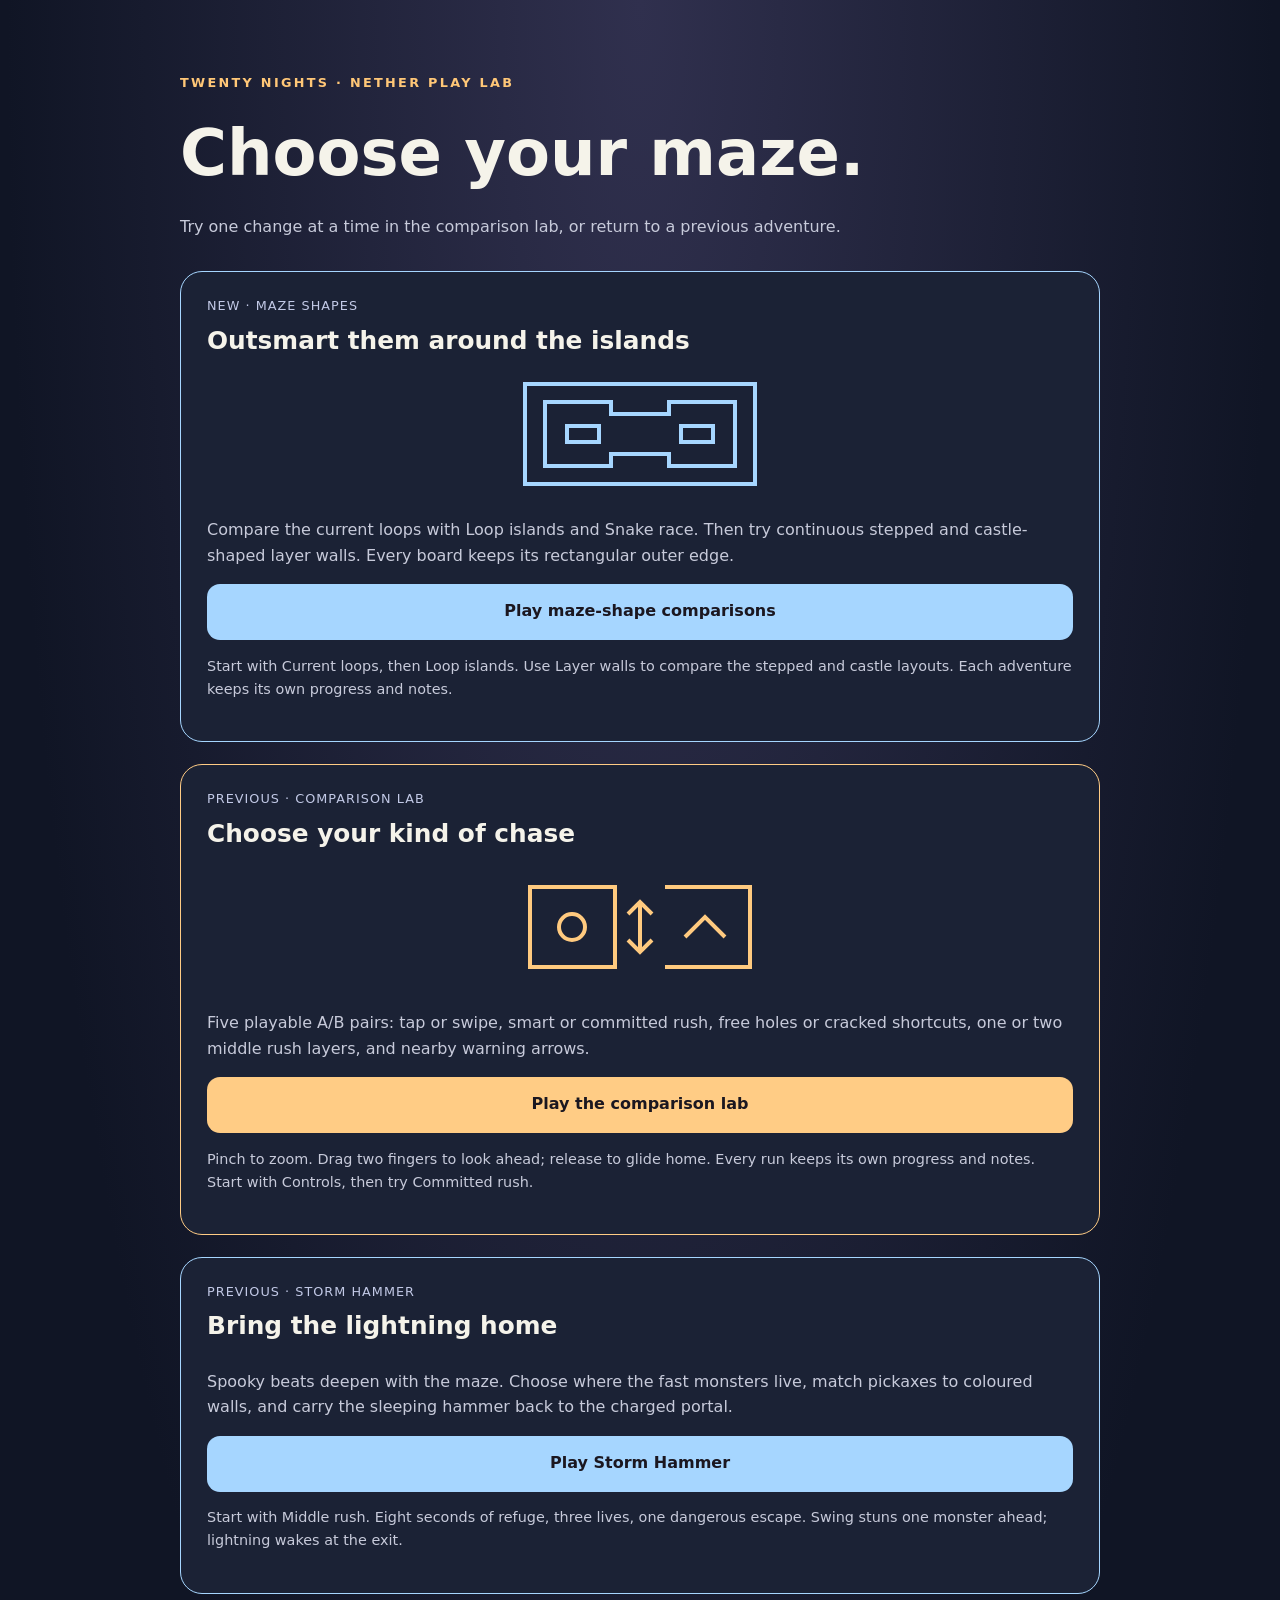
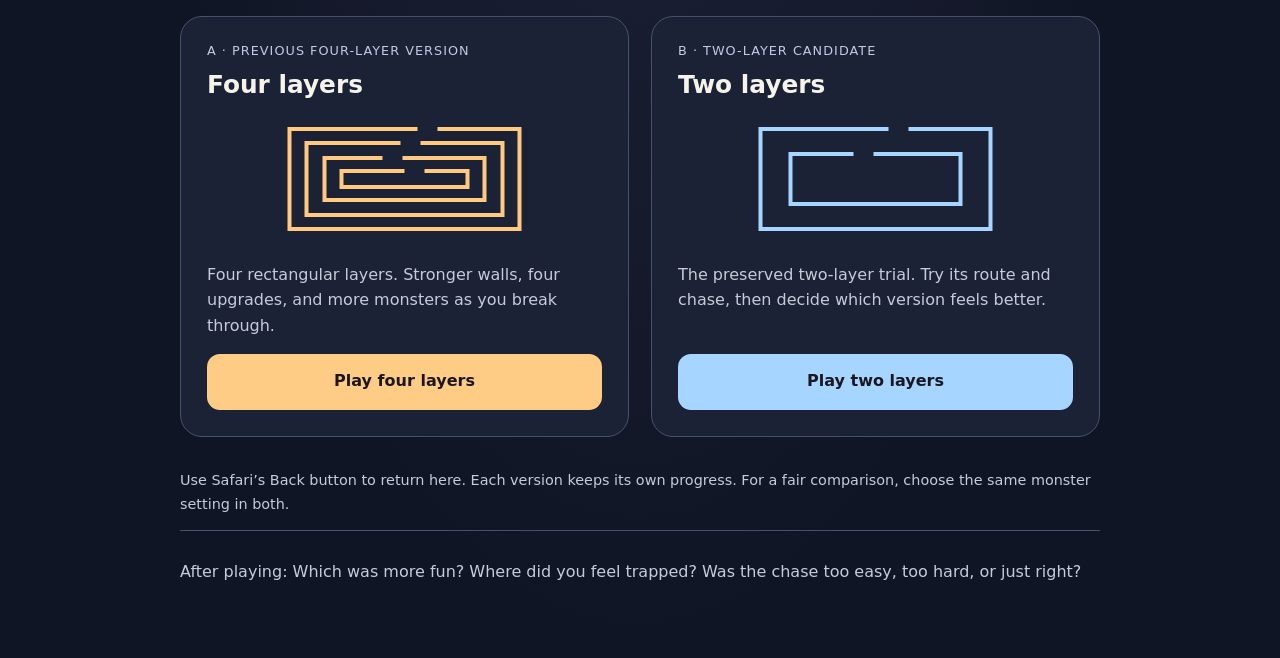
<file: web/compare.html>
<!doctype html>
<html lang="en">
<meta charset="utf-8">
<meta name="viewport" content="width=device-width, initial-scale=1, viewport-fit=cover">
<meta name="theme-color" content="#101525">
<title>Nether — Choose your maze</title>
<style>
:root{color-scheme:dark;font-family:system-ui,-apple-system,sans-serif;background:#101525;color:#f5f3ea}*{box-sizing:border-box}body{margin:0;min-height:100svh;background:radial-gradient(ellipse at top,#30304e,transparent 70%);padding: max(28px,env(safe-area-inset-top)) max(22px,env(safe-area-inset-right)) max(28px,env(safe-area-inset-bottom)) max(22px,env(safe-area-inset-left))}main{max-width:920px;margin:5vh auto}.eyebrow{color:#ffc777;text-transform:uppercase;letter-spacing:.18em;font-size:.8rem;font-weight:750}h1{font-size:clamp(2.2rem,6vw,4rem);line-height:1.08;margin:.4em 0}p{color:#c7cada;line-height:1.6}.choices{display:grid;grid-template-columns:repeat(2,minmax(0,1fr));gap:22px;margin:32px 0}article{background:#1b2235;border:1px solid #47516d;border-radius:22px;padding:26px;display:flex;flex-direction:column}h2{font-size:1.55rem;margin:.5em 0}.badge{color:#c2c9e6;font-size:.8rem;letter-spacing:.08em;text-transform:uppercase}.maze{height:110px;width:100%;margin:12px 0;color:#ffca7f}.two{color:#a6d6ff}.play{display:block;text-align:center;padding:17px 20px;background:#ffcc85;color:#1b1720;text-decoration:none;font-weight:800;border-radius:13px;min-height:56px;margin-top:auto}.second{background:#a6d6ff}a:focus-visible{outline:4px solid white;outline-offset:5px}.hint{font-size:.9rem}footer{border-top:1px solid #47516d;padding-top:12px}@media(max-width:600px){main{margin:0 auto}.choices{grid-template-columns:1fr}article{padding:22px}.maze{height:80px}}
</style>
<main>
<p class="eyebrow">Twenty Nights · Nether play lab</p>
<h1>Choose your maze.</h1>
<p>Try one change at a time in the comparison lab, or return to a previous adventure.</p>
<div class="choices">
<article style="grid-column:1/-1;border-color:#a6d6ff">
<span class="badge">New · Maze shapes</span><h2>Outsmart them around the islands</h2>
<svg class="maze two" viewBox="0 0 240 110" aria-hidden="true" fill="none" stroke="currentColor" stroke-width="4"><path d="M5 5H235V105H5ZM25 23H91V35H149V23H215V87H149V75H91V87H25ZM47 47H79V63H47ZM161 47H193V63H161Z"/></svg>
<p>Compare the current loops with Loop islands and Snake race. Then try continuous stepped and castle-shaped layer walls. Every board keeps its rectangular outer edge.</p>
<a class="play second" href="maze-shapes.html">Play maze-shape comparisons</a>
<p class="hint">Start with Current loops, then Loop islands. Use Layer walls to compare the stepped and castle layouts. Each adventure keeps its own progress and notes.</p>
</article>
<article style="grid-column:1/-1;border-color:#ffcc85">
<span class="badge">Previous · Comparison lab</span><h2>Choose your kind of chase</h2>
<svg class="maze" viewBox="0 0 240 110" aria-hidden="true" fill="none" stroke="currentColor" stroke-width="4"><path d="M10 15H95V95H10ZM145 15H230V95H145M120 30V80M108 42L120 30L132 42M108 68L120 80L132 68"/><circle cx="52" cy="55" r="13"/><path d="M165 65L185 45L205 65"/></svg>
<p>Five playable A/B pairs: tap or swipe, smart or committed rush, free holes or cracked shortcuts, one or two middle rush layers, and nearby warning arrows.</p>
<a class="play" href="comparison-lab.html">Play the comparison lab</a>
<p class="hint">Pinch to zoom. Drag two fingers to look ahead; release to glide home. Every run keeps its own progress and notes. Start with Controls, then try Committed rush.</p>
</article>
<article style="grid-column:1/-1;border-color:#a6d6ff">
<span class="badge">Previous · Storm Hammer</span><h2>Bring the lightning home</h2>
<p>Spooky beats deepen with the maze. Choose where the fast monsters live, match pickaxes to coloured walls, and carry the sleeping hammer back to the charged portal.</p>
<a class="play second" href="storm-hammer.html">Play Storm Hammer</a>
<p class="hint">Start with Middle rush. Eight seconds of refuge, three lives, one dangerous escape. Swing stuns one monster ahead; lightning wakes at the exit.</p>
</article>
<article>
<span class="badge">A · Previous four-layer version</span><h2>Four layers</h2>
<svg class="maze" viewBox="0 0 240 110" aria-hidden="true" fill="none" stroke="currentColor" stroke-width="4"><path d="M133 5H5V105H235V5H153M116 19H22V91H218V19H136M98 34H40V76H200V34H118M120 47H57V63H183V47H140"/></svg>
<p>Four rectangular layers. Stronger walls, four upgrades, and more monsters as you break through.</p>
<a class="play" href="index.html">Play four layers</a>
</article>
<article>
<span class="badge">B · Two-layer candidate</span><h2>Two layers</h2>
<svg class="maze two" viewBox="0 0 240 110" aria-hidden="true" fill="none" stroke="currentColor" stroke-width="4"><path d="M133 5H5V105H235V5H153M98 30H35V80H205V30H118"/></svg>
<p>The preserved two-layer trial. Try its route and chase, then decide which version feels better.</p>
<a class="play second" href="two-layer.html">Play two layers</a>
</article>
</div>
<p class="hint">Use Safari’s Back button to return here. Each version keeps its own progress. For a fair comparison, choose the same monster setting in both.</p>
<footer><p>After playing: Which was more fun? Where did you feel trapped? Was the chase too easy, too hard, or just right?</p></footer>
</main>
</html>
</file>
